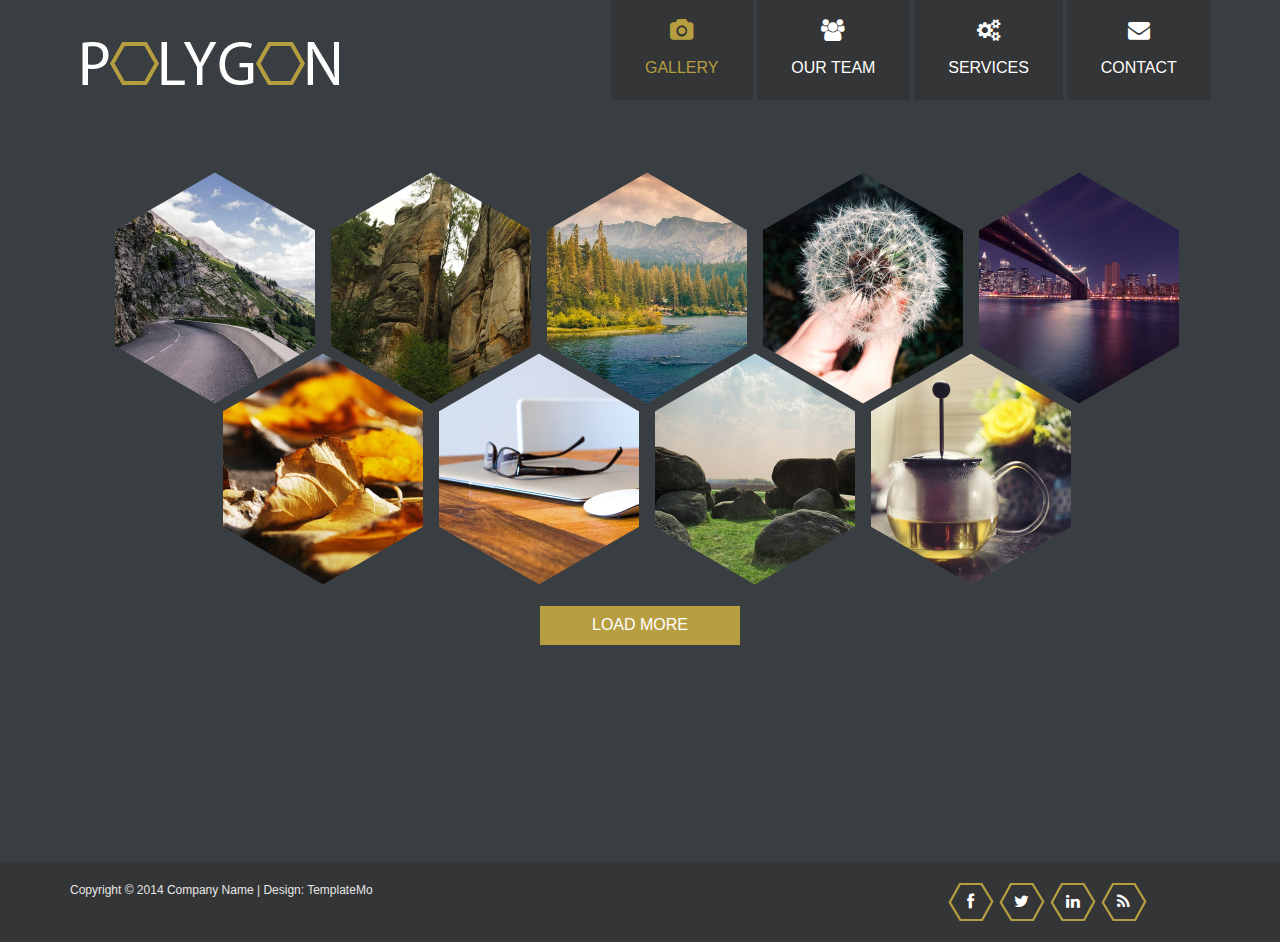
<file: theme/project/branding/polygon/index.html>
<!DOCTYPE html>
  <head>
    <title>Polygon CSS Website Template</title>
    <meta name="keywords" content="" />
	<meta name="description" content="" />
    <!-- 
    Polygon Template
    https://templatemo.com/tm-400-polygon
    -->
    <meta charset="UTF-8">
    <meta name="viewport" content="width=device-width, initial-scale=1.0">
    
    <!-- Bootstrap -->
    <link href="css/bootstrap.min.css" rel="stylesheet">
    <link href="css/font-awesome.min.css" rel="stylesheet">
    <link rel="stylesheet" href="css/templatemo_misc.css">
    <link href="css/templatemo_style.css" rel="stylesheet">
    <link href='http://fonts.googleapis.com/css?family=Raleway:400,100,600' rel='stylesheet' type='text/css'>
      
    <script src="js/jquery-1.10.2.min.js"></script> 
	<script src="js/jquery.lightbox.js"></script>
	<script src="js/templatemo_custom.js"></script>
    <script>
    function showhide()
    {
    	var div = document.getElementById("newpost");
		if (div.style.display !== "none")
		{
			div.style.display = "none";
		}
		else {
			div.style.display = "block";
		}
    }
  	</script>

  </head>
  <body>
  	<div class="site-header">
		<div class="main-navigation">
			<div class="responsive_menu">
				<ul>
					<li><a class="show-1 templatemo_home" href="#">Gallery</a></li>
					<li><a class="show-2 templatemo_page2" href="#">Our team</a></li>
					<li><a class="show-3 templatemo_page3" href="#">Services</a></li>
					<li><a class="show-5 templatemo_page5" href="#">Contact</a></li>
				</ul>
			</div>
			<div class="container">
				<div class="row templatemo_gallerygap">
					<div class="col-md-12 responsive-menu">
						<a href="#" class="menu-toggle-btn">
				            <i class="fa fa-bars"></i>
				        </a>
					</div> <!-- /.col-md-12 -->
                    <div class="col-md-3 col-sm-12">
                    	<a href="#"><img src="images/templatemo_logo.jpg" alt="Polygon HTML5 Template"></a>
                    </div>
					<div class="col-md-9 main_menu">
						<ul>
							<li><a class="show-1 templatemo_home" href="#">
                            	<span class="fa fa-camera"></span>
                                Gallery</a></li>
							<li><a class="show-2 templatemo_page2" href="#">
                            	<span class="fa fa-users"></span>
                          		  Our team</a></li>
							<li><a class="show-3 templatemo_page3" href="#">
                            	<span class="fa fa-cogs"></span>
                            	Services</a></li>
							<li><a class="show-5 templatemo_page5" href="#">
                            	<span class="fa fa-envelope"></span>
                                Contact</a></li>
						</ul>
					</div> <!-- /.col-md-12 -->
				</div> <!-- /.row -->
			</div> <!-- /.container -->
		</div> <!-- /.main-navigation -->
	</div> <!-- /.site-header -->
    <div id="menu-container">
    <!-- gallery start -->
    <div class="content homepage" id="menu-1">
    <div class="container">
	    <div class="row templatemorow">
    		<div class="hex col-sm-6">
    	<div>
          <div class="hexagon hexagon2 gallery-item">
            <div class="hexagon-in1">
              <div class="hexagon-in2" style="background-image: url(images/gallery/1.jpg);">
             	 	<div class="overlay">
						<a href="images/gallery/1.jpg" data-rel="lightbox" class="fa fa-expand"></a>
					</div>
              </div>
            </div>
          </div>
        </div>
    </div>
    <div class="hex col-sm-6">
    	<div>
          <div class="hexagon hexagon2 gallery-item">
            <div class="hexagon-in1">
              <div class="hexagon-in2" style="background-image: url(images/gallery/2.jpg);">
              	<div class="overlay">
						<a href="images/gallery/2.jpg" data-rel="lightbox" class="fa fa-expand"></a>
					</div>
              </div>
            </div>
          </div>
        </div>
    </div>
    <div class="hex col-sm-6  templatemo-hex-top2">
    	<div>
          <div class="hexagon hexagon2 gallery-item">
            <div class="hexagon-in1">
              <div class="hexagon-in2" style="background-image: url(images/gallery/3.jpg);">
              	<div class="overlay">
						<a href="images/gallery/3.jpg" data-rel="lightbox" class="fa fa-expand"></a>
					</div>
              </div>
            </div>
          </div>
        </div>
    </div>
    <div class="hex col-sm-6  templatemo-hex-top3">
    	<div>
          <div class="hexagon hexagon2 gallery-item">
            <div class="hexagon-in1">
              <div class="hexagon-in2" style="background-image: url(images/gallery/4.jpg);">
              	<div class="overlay">
						<a href="images/gallery/4.jpg" data-rel="lightbox" class="fa fa-expand"></a>
					</div>
              </div>
            </div>
          </div>
        </div>
    </div>
    <div class="hex col-sm-6  templatemo-hex-top3">
    	<div>
          <div class="hexagon hexagon2 gallery-item">
            <div class="hexagon-in1">
              <div class="hexagon-in2" style="background-image: url(images/gallery/5.jpg);">
              		<div class="overlay">
						<a href="images/gallery/5.jpg" data-rel="lightbox" class="fa fa-expand"></a>
					</div>
              </div>
            </div>
          </div>
        </div>
    </div>
  	     <div class="hex col-sm-6 hex-offset templatemo-hex-top1 templatemo-hex-top2">
    	<div>
          <div class="hexagon hexagon2 gallery-item">
            <div class="hexagon-in1">
              <div class="hexagon-in2" style="background-image: url(images/gallery/6.jpg);">
              		<div class="overlay">
						<a href="images/gallery/6.jpg" data-rel="lightbox" class="fa fa-expand"></a>
					</div>
              </div>
            </div>
          </div>
        </div>
    </div>
     <div class="hex col-sm-6 templatemo-hex-top1 templatemo-hex-top3">
    	<div>
          <div class="hexagon hexagon2 gallery-item">
            <div class="hexagon-in1">
              <div class="hexagon-in2" style="background-image: url(images/gallery/7.jpg);">
              		<div class="overlay">
						<a href="images/gallery/7.jpg" data-rel="lightbox" class="fa fa-expand"></a>
					</div>
              </div>
            </div>
          </div>
        </div>
    </div>
      <div class="hex col-sm-6 templatemo-hex-top1  templatemo-hex-top3">
      	<div>
          <div class="hexagon hexagon2 gallery-item">
            <div class="hexagon-in1">
              <div class="hexagon-in2" style="background-image: url(images/gallery/8.jpg);">
              		<div class="overlay">
						<a href="images/gallery/8.jpg" data-rel="lightbox" class="fa fa-expand"></a>
					</div>
              </div>
            </div>
          </div>
        </div>
      </div>
      <div class="hex col-sm-6 templatemo-hex-top1  templatemo-hex-top2">
      	<div>
          <div class="hexagon hexagon2 gallery-item">
            <div class="hexagon-in1">
              <div class="hexagon-in2" style="background-image: url(images/gallery/9.jpg);">
              		<div class="overlay">
						<a href="images/gallery/9.jpg" data-rel="lightbox" class="fa fa-expand"></a>
					</div>
              </div>
            </div>
          </div>
        </div>
      </div>
    	</div>
	</div>
    <div  id="newpost" style="display:none;" class="container answer_list templatemo_gallerytop">
	    <div class="row templatemorow">
    		<div class="hex col-sm-6">
    	<div>
          <div class="hexagon hexagon2 gallery-item">
            <div class="hexagon-in1">
              <div class="hexagon-in2" style="background-image: url(images/gallery/10.jpg);">
             	 	<div class="overlay">
						<a href="images/gallery/10.jpg" data-rel="lightbox" class="fa fa-expand"></a>
					</div>
              </div>
            </div>
          </div>
        </div>
    </div>
    <div class="hex col-sm-6">
    	<div>
          <div class="hexagon hexagon2 gallery-item">
            <div class="hexagon-in1">
              <div class="hexagon-in2" style="background-image: url(images/gallery/11.jpg);">
              	<div class="overlay">
						<a href="images/gallery/11.jpg" data-rel="lightbox" class="fa fa-expand"></a>
					</div>
              </div>
            </div>
          </div>
        </div>
    </div>
    <div class="hex col-sm-6  templatemo-hex-top2">
    	<div>
          <div class="hexagon hexagon2 gallery-item">
            <div class="hexagon-in1">
              <div class="hexagon-in2" style="background-image: url(images/gallery/12.jpg);">
              	<div class="overlay">
						<a href="images/gallery/12.jpg" data-rel="lightbox" class="fa fa-expand"></a>
					</div>
              </div>
            </div>
          </div>
        </div>
    </div>
    <div class="hex col-sm-6  templatemo-hex-top3">
    	<div>
          <div class="hexagon hexagon2 gallery-item">
            <div class="hexagon-in1">
              <div class="hexagon-in2" style="background-image: url(images/gallery/13.jpg);">
              	<div class="overlay">
						<a href="images/gallery/13.jpg" data-rel="lightbox" class="fa fa-expand"></a>
					</div>
              </div>
            </div>
          </div>
        </div>
    </div>
    <div class="hex col-sm-6  templatemo-hex-top3">
    	<div>
          <div class="hexagon hexagon2 gallery-item">
            <div class="hexagon-in1">
              <div class="hexagon-in2" style="background-image: url(images/gallery/14.jpg);">
              		<div class="overlay">
						<a href="images/gallery/14.jpg" data-rel="lightbox" class="fa fa-expand"></a>
					</div>
              </div>
            </div>
          </div>
        </div>
    </div>
  	     <div class="hex col-sm-6 hex-offset templatemo-hex-top1 templatemo-hex-top2">
    	<div>
          <div class="hexagon hexagon2 gallery-item">
            <div class="hexagon-in1">
              <div class="hexagon-in2" style="background-image: url(images/gallery/15.jpg);">
              		<div class="overlay">
						<a href="images/gallery/15.jpg" data-rel="lightbox" class="fa fa-expand"></a>
					</div>
              </div>
            </div>
          </div>
        </div>
    </div>
     <div class="hex col-sm-6 templatemo-hex-top1 templatemo-hex-top3">
    	<div>
          <div class="hexagon hexagon2 gallery-item">
            <div class="hexagon-in1">
              <div class="hexagon-in2" style="background-image: url(images/gallery/16.jpg);">
              		<div class="overlay">
						<a href="images/gallery/16.jpg" data-rel="lightbox" class="fa fa-expand"></a>
					</div>
              </div>
            </div>
          </div>
        </div>
    </div>
      <div class="hex col-sm-6 templatemo-hex-top1  templatemo-hex-top3">
      	<div>
          <div class="hexagon hexagon2 gallery-item">
            <div class="hexagon-in1">
              <div class="hexagon-in2" style="background-image: url(images/gallery/17.jpg);">
              		<div class="overlay">
						<a href="images/gallery/17.jpg" data-rel="lightbox" class="fa fa-expand"></a>
					</div>
              </div>
            </div>
          </div>
        </div>
      </div>
      <div class="hex col-sm-6 templatemo-hex-top1  templatemo-hex-top2">
      	<div>
          <div class="hexagon hexagon2 gallery-item">
            <div class="hexagon-in1">
              <div class="hexagon-in2" style="background-image: url(images/gallery/18.jpg);">
              		<div class="overlay">
						<a href="images/gallery/18.jpg" data-rel="lightbox" class="fa fa-expand"></a>
					</div>
              </div>
            </div>
          </div>
        </div>
      </div>
    	</div>
	</div>
    <div class="container">
    	<div class="row">
        	<div class="templatemo_loadmore">
			 <button class="gallery_more" id="button" onClick="showhide()">Load More</button>
            </div>
        </div>
    </div>
    </div>
      <!-- gallery end -->
    <!-- team start -->
    <div class="content team" id="menu-2">
     <div class="templatemo_ourteam">
     		<div class="container templatemo_hexteam">
            	<div class="row">
                	<div class="col-md-3 col-sm-4">
                        	 <div class="hexagon hexagonteam gallery-item">
                               <div class="hexagon-in1">
                                <div class="hexagon-in2" style="background-image: url(images/team/1.jpg);">
                                <div class="overlay templatemo_overlay1">
                                	<a href="#fb">
                                   	 <div class="smallhexagon">
                                  	 	 <span class="fa fa-facebook"></span>
                                 	  </div>
                                    </a>

                                    <a href="#tw">
                                     <div class="smallhexagon">
                                       <span class="fa fa-twitter"></span>
                                    </div>
                                    </a>

                                    <a href="#ln">
                                     <div class="smallhexagon">
                                       <span class="fa fa-linkedin"></span>
                                    </div>
                                    </a>

                                    <a href="#rs">
                                     <div class="smallhexagon">
                                       <span class="fa fa-rss"></span>
                                    </div>
                                    </a>
                                </div>
                                <div class="clear"></div>
                               	<div class="overlay templatemo_overlaytxt">Phasellus interdum</div>
                                </div>
                            </div>
                          </div>
  			       </div>
                    <div class="col-md-3 col-sm-8 templatemo_servicetxt" >
                    	<h2>Free Template</h2>
                        <p>Polygon is free HTML5 template by <span class="blue">template</span><span class="green">mo</span> that can be used for any purpose. You can remove any credit link. Please tell your friends about our website. Credit goes to <a rel="nofollow" href="http://unsplash.com">Unsplash</a> for images used in this template. Feel free to visit <a href="https://fb.com/templatemo" target="_parent">templatemo page</a> on Facebook.</p>
                    </div>
                    <div class="templatemo_servicecol2">
                    <div class="col-md-3 col-sm-4">
                        	 <div class="hexagon hexagonteam gallery-item">
                               <div class="hexagon-in1">
                                <div class="hexagon-in2" style="background-image: url(images/team/2.jpg);">
                                <div class="overlay templatemo_overlay1">
                                	<a href="#fb">
                                   	 <div class="smallhexagon">
                                  	 	 <span class="fa fa-facebook"></span>
                                 	  </div>
                                    </a>
                                    <a href="#tw">
                                     <div class="smallhexagon">
                                       <span class="fa fa-twitter"></span>
                                    </div>
                                    </a>
                                    <a href="#ln">
                                     <div class="smallhexagon">
                                       <span class="fa fa-linkedin"></span>
                                    </div>
                                    </a>
                                    <a href="#rs">
                                     <div class="smallhexagon">
                                       <span class="fa fa-rss"></span>
                                    </div>
                                    </a>
                                </div>
                                
                                <div class="clear"></div>
                               	<div class="overlay templatemo_overlaytxt">Cras interdum accumsan diam</div>
                                </div>
                            </div>
                          </div>
  			       </div>
                    <div class="col-md-3 col-sm-8 templatemo_servicetxt">
                    	<h2>Responsive Design</h2>
                        <p>Please take a look at <a rel="nofollow" href="https://www.toocss.com">Too CSS</a> to see the collection of free website templates for you. This is free CSS website template fully compatible with tablets and mobile phones. Mauris eget neque at sapien faucibus egestas vel vitae mi. Maecenas commodo augue risus, sed placerat neque feugiat vel.</p>
                    </div>
                    </div>
               </div>
            </div>
            <div class="clear"></div>
            <div class="container templatemo_hexteam s_top">
            	<div class="row">
                	<div class="col-md-3 col-sm-4">
                        	 <div class="hexagon hexagonteam gallery-item">
                               <div class="hexagon-in1">
                                <div class="hexagon-in2" style="background-image: url(images/team/3.jpg);">
                                <div class="overlay templatemo_overlay1">
                                	<a href="#fb">
                                   	 <div class="smallhexagon">
                                  	 	 <span class="fa fa-facebook"></span>
                                 	  </div>
                                    </a>
                                    <a href="#tw">
                                     <div class="smallhexagon">
                                       <span class="fa fa-twitter"></span>
                                    </div>
                                    </a>
                                    <a href="#ln">
                                     <div class="smallhexagon">
                                       <span class="fa fa-linkedin"></span>
                                    </div>
                                    </a>
                                    <a href="#rs">
                                     <div class="smallhexagon">
                                       <span class="fa fa-rss"></span>
                                    </div>
                                    </a>
                                </div>
                                
                                <div class="clear"></div>
                               	<div class="overlay templatemo_overlaytxt">Morbi pulvinar</div>
                                </div>
                            </div>
                          </div>
  			       </div>
                    <div class="col-md-3 col-sm-8 templatemo_servicetxt" >
                    	<h2>Mobile Ready</h2>
                        <p>Sed laoreet, enim quis euismod egestas, risus tortor tincidunt lacus, in iaculis mauris lectus at augue. Donec luctus nibh nec ullamcorper feugiat. Phasellus felis urna, lobortis vitae lacus sit amet, tristique consectetur nibh.</p>
                    </div>
                    <div class="templatemo_servicecol2">
                    <div class="col-md-3 col-sm-4">
                        	 <div class="hexagon hexagonteam gallery-item">
                               <div class="hexagon-in1">
                                <div class="hexagon-in2" style="background-image: url(images/team/4.jpg);">
                                <div class="overlay templatemo_overlay1">
                                	<a href="#fb">
                                   	 <div class="smallhexagon">
                                  	 	 <span class="fa fa-facebook"></span>
                                 	  </div>
                                    </a>
                                    <a href="#tw">
                                     <div class="smallhexagon">
                                       <span class="fa fa-twitter"></span>
                                    </div>
                                    </a>
                                    <a href="#ln">
                                     <div class="smallhexagon">
                                       <span class="fa fa-linkedin"></span>
                                    </div>
                                    </a>
                                    <a href="#rs">
                                     <div class="smallhexagon">
                                       <span class="fa fa-rss"></span>
                                    </div>
                                    </a>
                                </div>
                                
                                <div class="clear"></div>
                               	<div class="overlay templatemo_overlaytxt">Sed nonummy</div>
                                </div>
                            </div>
                          </div>
  			       </div>
                    <div class="col-md-3 col-sm-8 templatemo_servicetxt">
                    	<h2>HTML5 CSS3</h2>
                        <p>Phasellus sodales magna orci, id scelerisque lectus faucibus a. Vivamus varius tincidunt sem. Etiam ultricies orci sit amet sem egestas varius vitae at lacus. Nunc blandit elit in mauris semper, id iaculis felis condimentum.</p>
                    </div>
                    </div>
               </div>
            </div>
            
     </div>
     </div>
    <!--team end-->
    <div class="clear"></div>
    <!-- service start -->
    <div class="content services" id="menu-3">
    <div class="container">
    	<div class="row templatemo_servicerow">
        	<div class="templatemo_hexservices col-sm-6">
            	<div class="blok text-center">
                  <div class="hexagon-a">
                     <a class="hlinktop" href="#">
                     	 <div class="hexa-a">
                         	<div class="hcontainer-a">
                          <div class="vertical-align-a">
                            <span class="texts-a"><i class="fa fa-bell"></i></span>
                          </div>
                        </div>
                         </div>
                     </a>
                  </div>  
                     <div class="hexagonservices">
                     	<a class="hlinkbott" href="#">
                        <div class="hexa">
                      	  <div class="hcontainer">
                          <div class="vertical-align">
                          <span class="texts"></span>
                          </div>
                        </div>
                      </div>
                        </a>
                     </div>
                     </div>
                     <div class="templatemo_servicetext">
                    <h3>Etiam vulputate</h3>
                    <p>Vestibulum diam lorem, aliquet et sagittis ac, facilisis nec massa. Suspendisse sagittis leo diam, sed dapibus eros vehicula eu. Aenean nulla magna, gravida at dui in, fringilla vestibulum massa.</p>
                    </div>
              </div>
              <div class="templatemo_hexservices col-sm-6">
            	<div class="blok text-center">
                  <div class="hexagon-a">
                     <a class="hlinktop" href="#">
                     	 <div class="hexa-a">
                         	<div class="hcontainer-a">
                          <div class="vertical-align-a">
                            <span class="texts-a"><i class="fa fa-briefcase"></i></span>
                          </div>
                        </div>
                         </div>
                     </a>
                  </div>  
                     <div class="hexagonservices">
                     	<a class="hlinkbott" href="#">
                        <div class="hexa">
                      	  <div class="hcontainer">
                          <div class="vertical-align">
                          <span class="texts"></span>
                          </div>
                        </div>
                      </div>
                        </a>
                     </div>
                     </div>
                     <div class="templatemo_servicetext">
                    <h3>Aliquam faucibus</h3>
                    <p>Vivamus a purus vel ante fermentum bibendum. Sed laoreet, enim quis euismod egestas, risus tortor tincidunt lacus, in iaculis mauris lectus at augue. Donec luctus nibh nec ullamcorper feugiat.</p>
                    </div>
              </div>
              <div class="templatemo_hexservices col-sm-6">
            	<div class="blok text-center">
                  <div class="hexagon-a">
                     <a class="hlinktop" href="#">
                     	 <div class="hexa-a">
                         	<div class="hcontainer-a">
                          <div class="vertical-align-a">
                            <span class="texts-a"><i class="fa fa-mobile"></i></span>
                          </div>
                        </div>
                         </div>
                     </a>
                  </div>  
                     <div class="hexagonservices">
                     	<a class="hlinkbott" href="#">
                        <div class="hexa">
                      	  <div class="hcontainer">
                          <div class="vertical-align">
                          <span class="texts"></span>
                          </div>
                        </div>
                      </div>
                        </a>
                     </div>
                     </div>
                     <div class="templatemo_servicetext">
                    <h3>Donec sagittis</h3>
                    <p>Phasellus sodales magna orci, id scelerisque lectus faucibus a. Vivamus varius tincidunt sem. Etiam ultricies orci sit amet sem egestas varius vitae at lacus. Nunc blandit elit in mauris semper, id iaculis felis condimentum.</p>
                    </div>
              </div>
              <div class="templatemo_hexservices col-sm-6">
            	<div class="blok text-center">
                  <div class="hexagon-a">
                     <a class="hlinktop" href="#">
                     	 <div class="hexa-a">
                         	<div class="hcontainer-a">
                          <div class="vertical-align-a">
                            <span class="texts-a"><i class="fa fa-trophy"></i></span>
                          </div>
                        </div>
                         </div>
                     </a>
                  </div>  
                     <div class="hexagonservices">
                     	<a class="hlinkbott" href="#">
                        <div class="hexa">
                      	  <div class="hcontainer">
                          <div class="vertical-align">
                          <span class="texts"></span>
                          </div>
                        </div>
                      </div>
                        </a>
                     </div>
                     </div>
                     <div class="templatemo_servicetext">
                    <h3>Integer tempus</h3>
                    <p>Maecenas porttitor erat et enim dapibus, sit amet accumsan velit tincidunt. Etiam sapien urna, suscipit ut purus ac, convallis pulvinar tellus. In eu neque purus. Donec cursus dictum pulvinar.</p>
                    </div>
              </div>
              <div class="templatemo_hexservices col-sm-6">
            	<div class="blok text-center">
                  <div class="hexagon-a">
                     <a class="hlinktop" href="#">
                     	 <div class="hexa-a">
                         	<div class="hcontainer-a">
                          <div class="vertical-align-a">
                            <span class="texts-a"><i class="fa fa-thumb-tack"></i></span>
                          </div>
                        </div>
                         </div>
                     </a>
                  </div>  
                     <div class="hexagonservices">
                     	<a class="hlinkbott" href="#">
                        <div class="hexa">
                      	  <div class="hcontainer">
                          <div class="vertical-align">
                          <span class="texts"></span>
                          </div>
                        </div>
                      </div>
                        </a>
                     </div>
                     </div>
                     <div class="templatemo_servicetext">
                    <h3>Aliquam pellentesque</h3>
                    <p>Nam auctor elementum dolor. Donec euismod, justo sed convallis blandit, ipsum erat mattis lectus, vel pharetra neque enim tristique risus. Ut consequat nisi vel justo. Curabitur in orci vel enim congue cursus.</p>
                    </div>
              </div>
              
        </div>
    </div>
    </div>
    <!-- service end -->
    <!-- contact start -->
    <div class="content contact" id="menu-5">
    <div class="container">
     	<div class="row">
        	<div class="col-md-4 col-sm-12">
            	<div class="templatemo_contactmap">
    			<div id="templatemo_map"></div>
                <img src="images/templatemo_contactiframe.png" alt="contact map">
                </div>
                </div>
            <div class="col-md-3 col-sm-12 leftalign">
            	<div class="templatemo_contacttitle">Contact Information</div>
                <div class="clear"></div>
                <p>Integer eu neque sed mi fringilla pellentesque a eget leo. Duis ornare diam lorem, sit amet tempor mauris fringilla in. Etiam semper tempus augue, at vehicula metus. Nam vestibulum tortor nec congue ornare.</p>
                <div class="templatemo_address">
                	<ul>
                	<li class="left fa fa-map-marker"></li>
                    <li class="right">Nulla ut tellus, sit amet urna, <br>scelerisque pretium 10960</li>
                    <li class="clear"></li>
                    <li class="left fa fa-phone"></li>
                    <li class="right">010-020-0770</li>
                    <li class="clear"></li>
                    <li class="left fa fa-envelope"></li>
                    <li class="right">info@company.com</li>
                    </ul>
                </div>
            </div>
            <div class="col-md-5 col-sm-12">
            	<form role="form">
              	<div class="templatemo_form">
                	<input name="fullname" type="text" class="form-control" id="fullname" placeholder="Your Name" maxlength="40">
              	</div>
              	<div class="templatemo_form">
                	<input name="email" type="text" class="form-control" id="email" placeholder="Your Email" maxlength="40">
              	</div>
               	<div class="templatemo_form">
                	<input name="subject" type="text" class="form-control" id="subject" placeholder="Subject" maxlength="40">
              	</div>
              	<div class="templatemo_form">
	            	<textarea name="message" rows="10" class="form-control" id="message" placeholder="Message"></textarea>
              	</div>
              	<div class="templatemo_form"><button type="button" class="btn btn-primary">Send Message</button></div>
            </form>
            </div>
        </div>
    	
    </div>
    </div>
    </div>
    <!-- contact end -->
	<!-- footer start -->
    <div class="templatemo_footer">
    	<div class="container">
    	<div class="row">
        	<div class="col-md-9 col-sm-12">
            	<span>Copyright &copy; 2014 Company Name | Design: TemplateMo</span>
            </div>
            <div class="col-md-3 col-sm-12 templatemo_rfooter">
            	  <a href="#">
                 	<div class="hex_footer">
					<span class="fa fa-facebook"></span>
					</div>
                  </a>
                  <a href="#">
                    <div class="hex_footer">
					 <span class="fa fa-twitter"></span>
					</div>
                    </a>
                  <a href="#">
                 	<div class="hex_footer">
					 <span class="fa fa-linkedin"></span>
					</div>
                 </a>
                <a href="#">
                	<div class="hex_footer">
					 <span class="fa fa-rss"></span>
					</div>
                </a>
            </div>
        </div>
        </div>
    </div>
    <!-- footer end -->    
	<script>
	$('.gallery_more').click(function(){
		var $this = $(this);
		$this.toggleClass('gallery_more');
		if($this.hasClass('gallery_more')){
			$this.text('Load More');			
		} else {
			$this.text('Load Less');
		}
	});
    </script>
	<!-- templatemo 400 polygon -->
  </body>
</html>
</file>
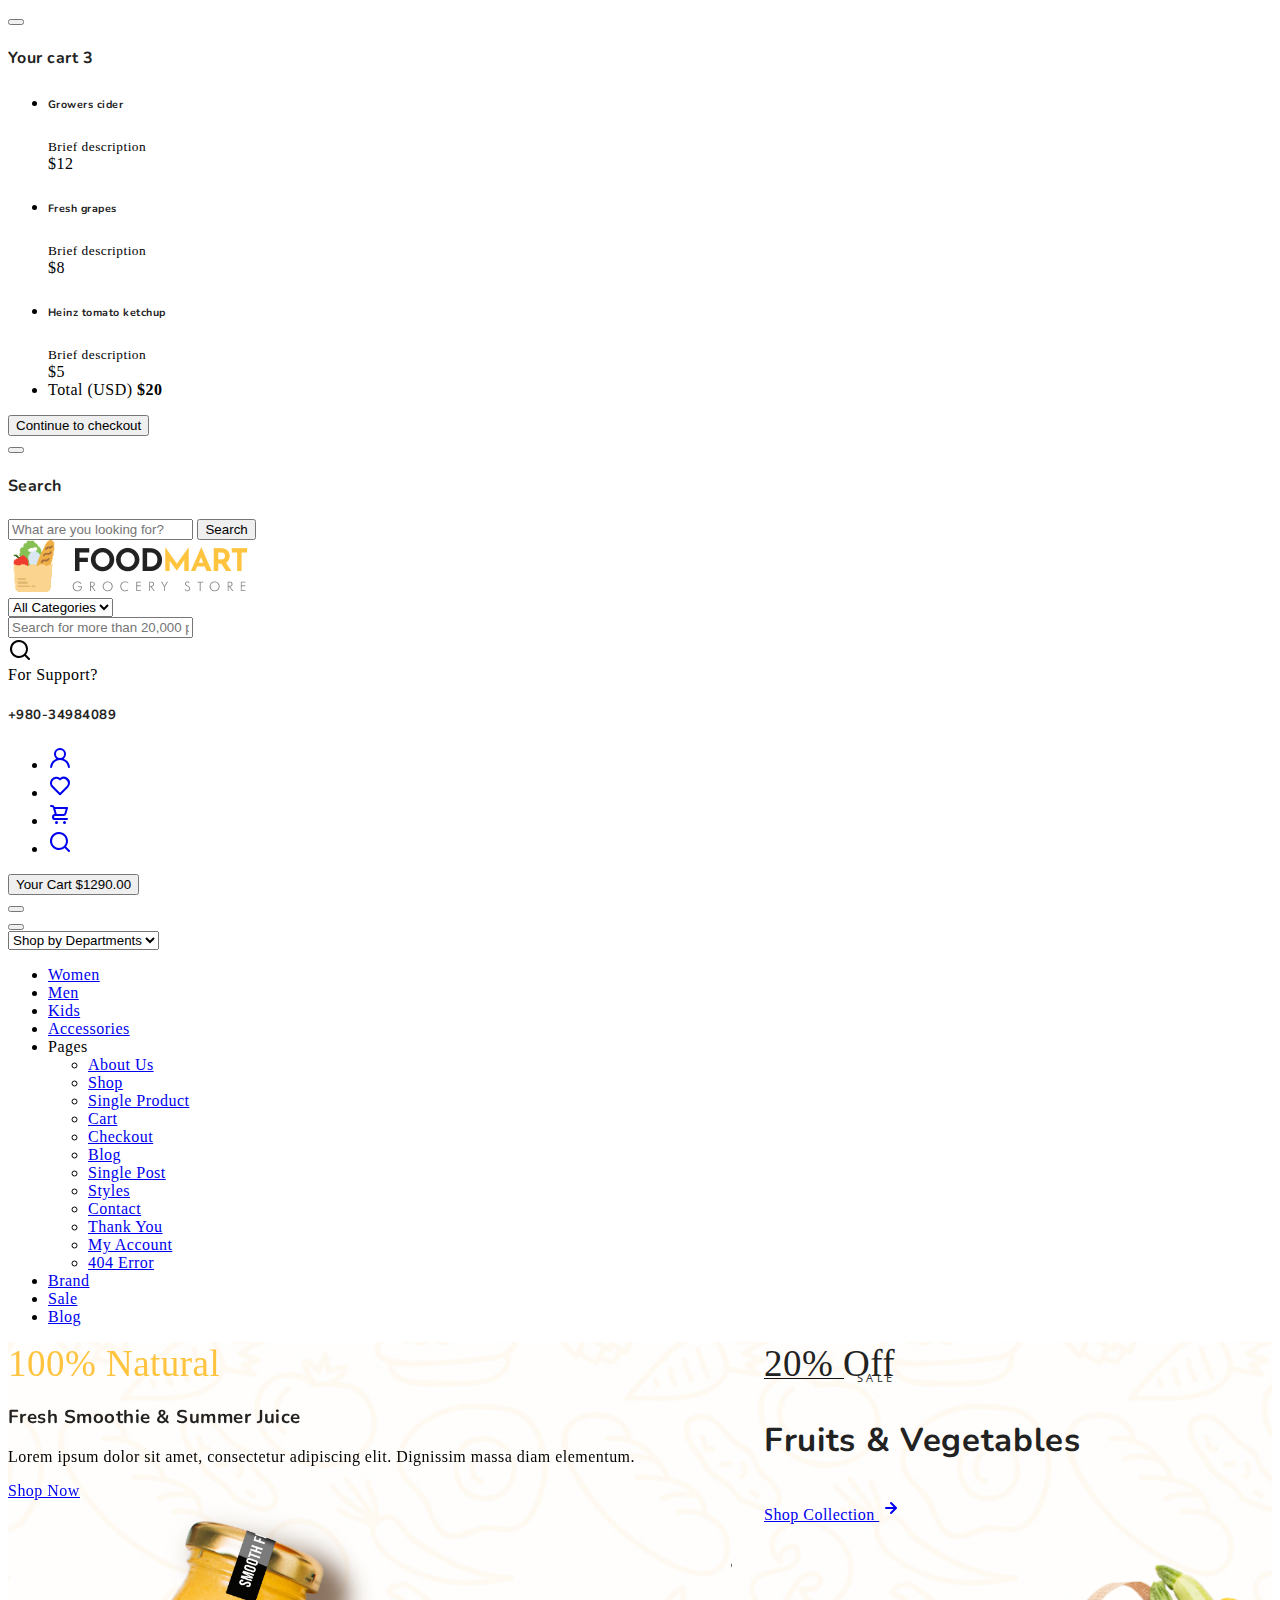
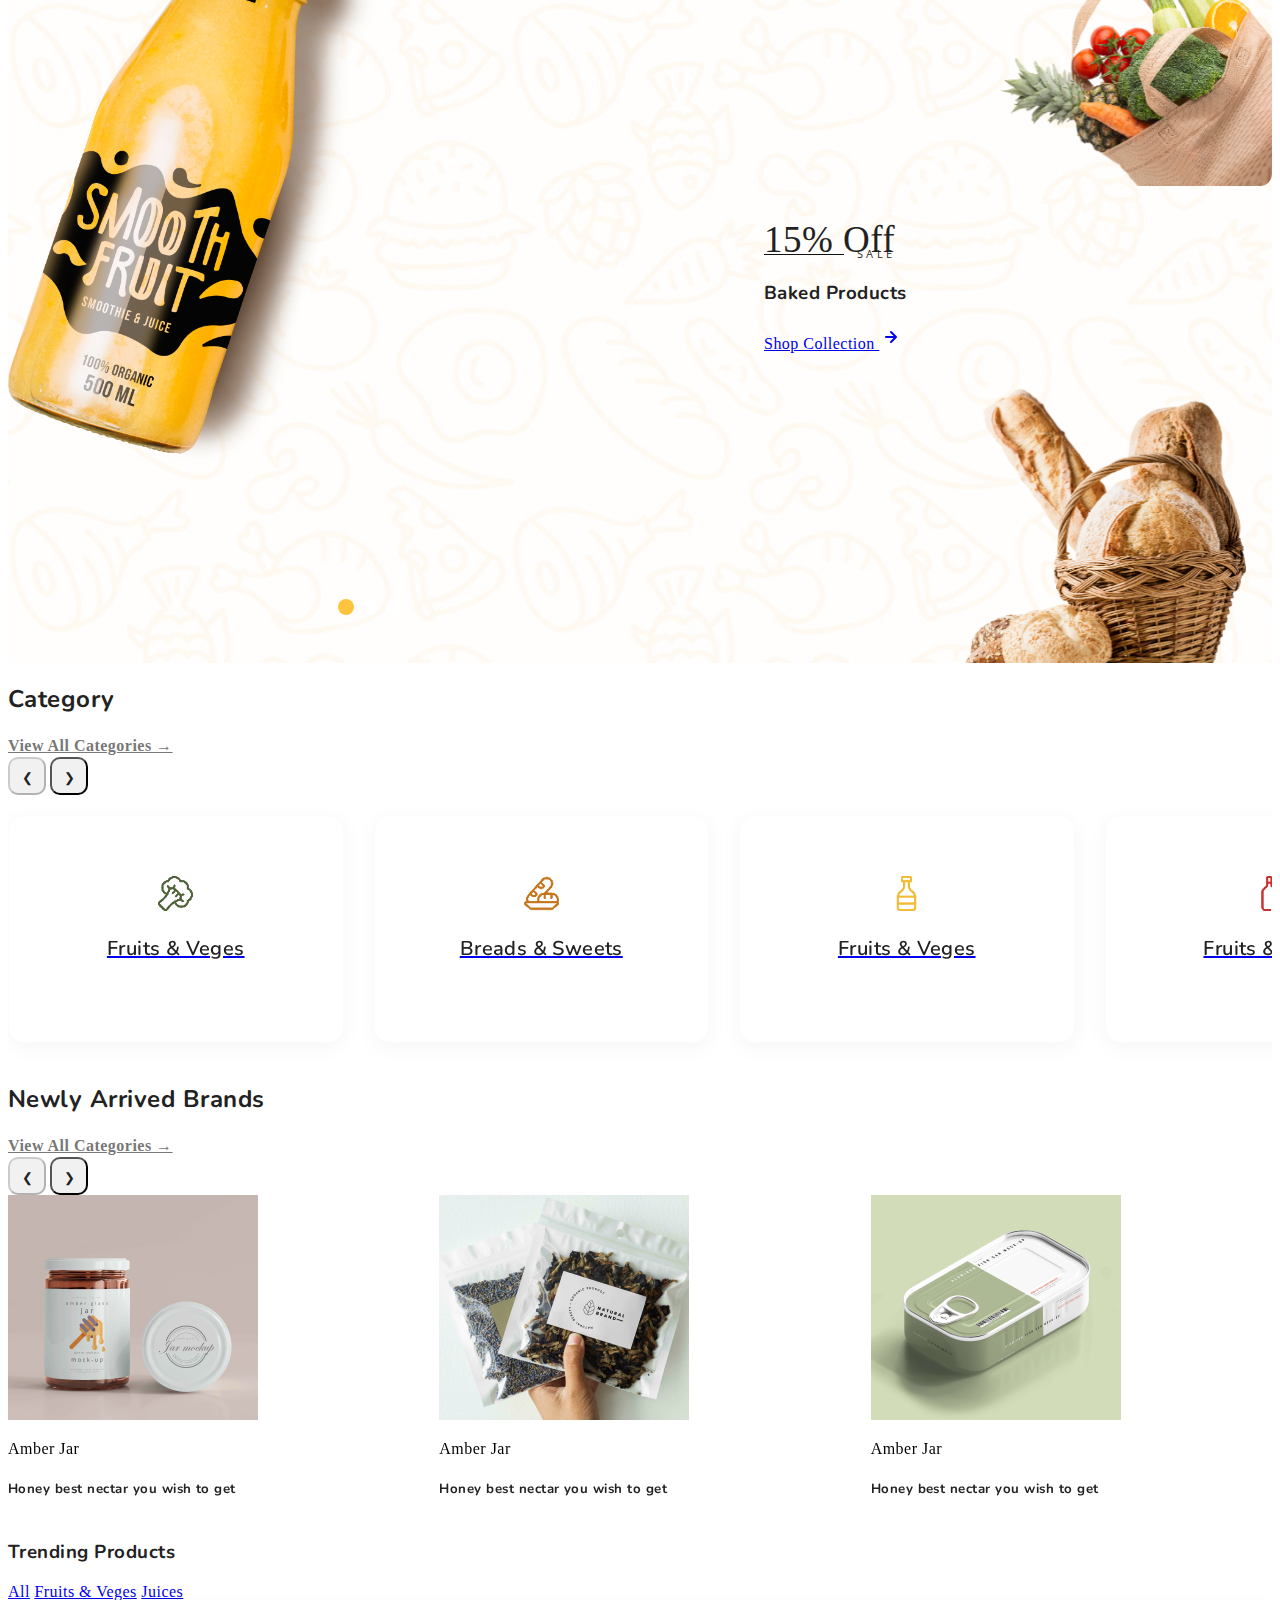
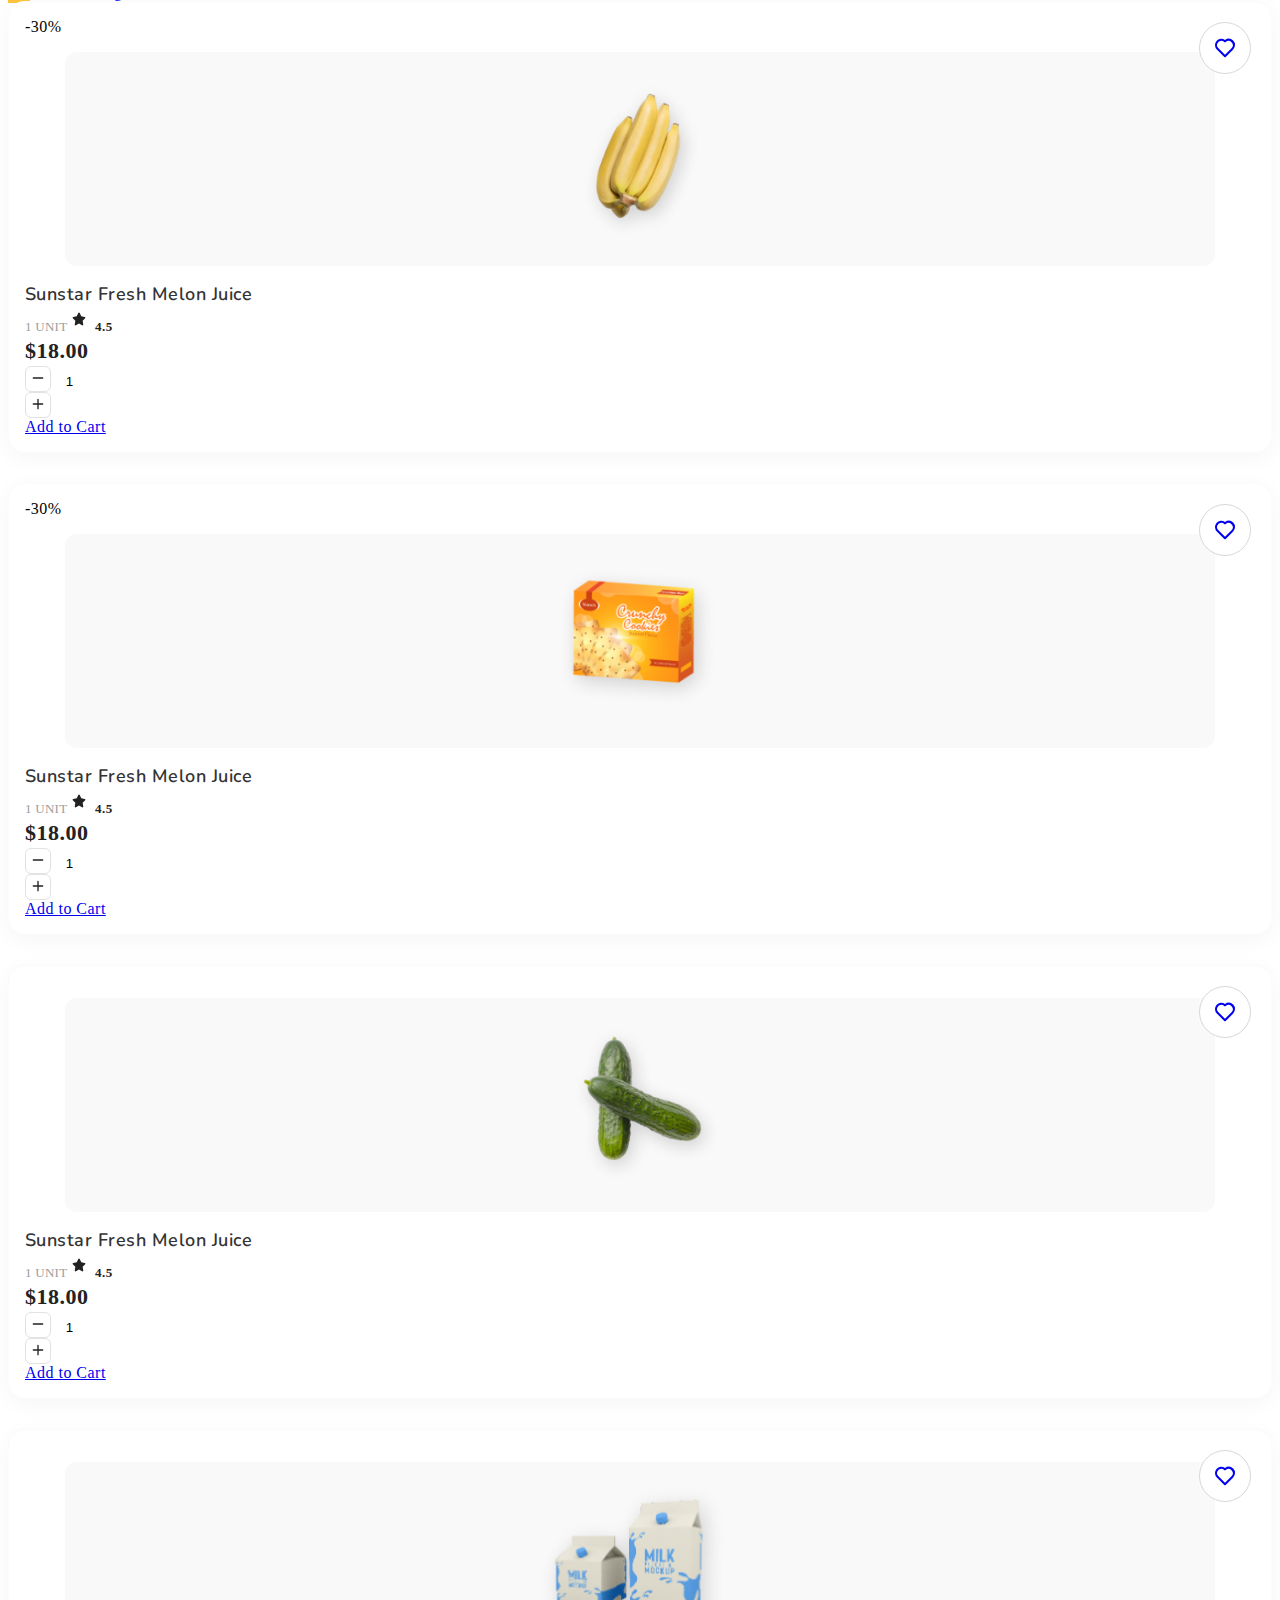
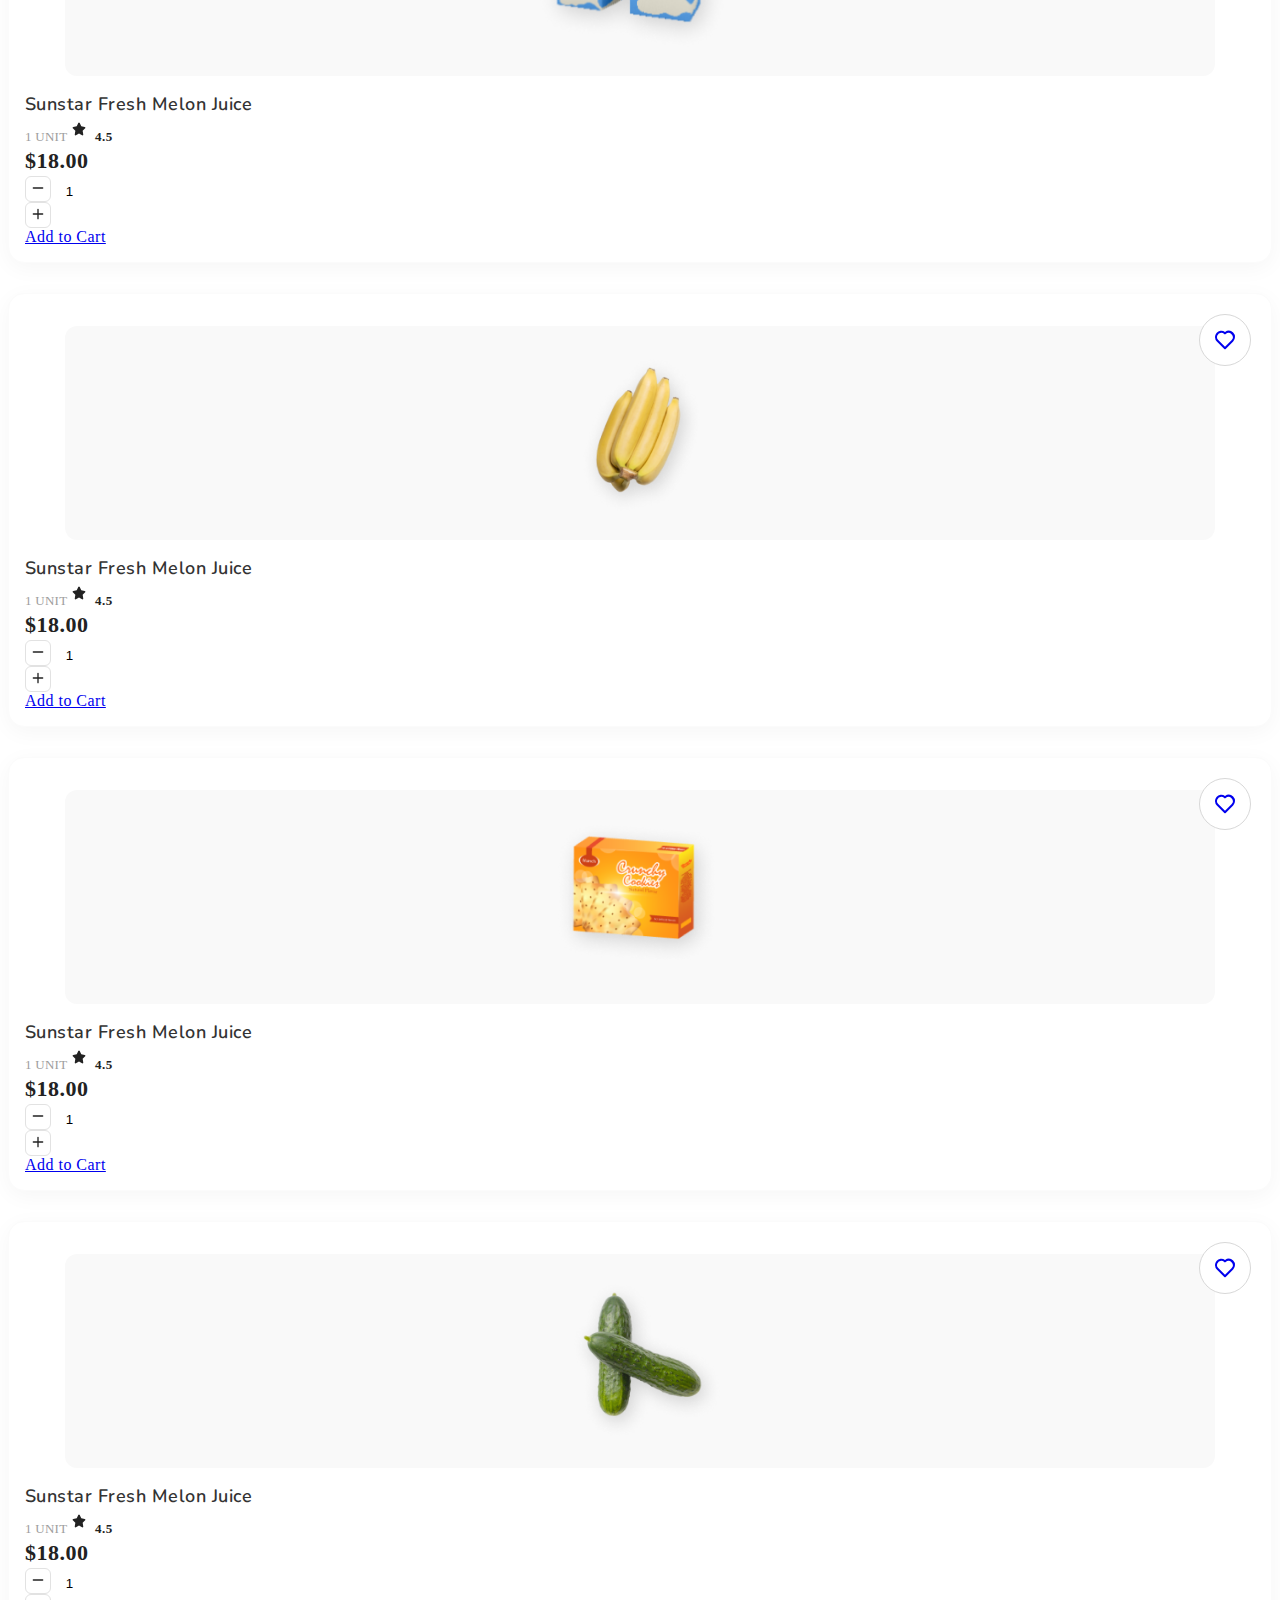
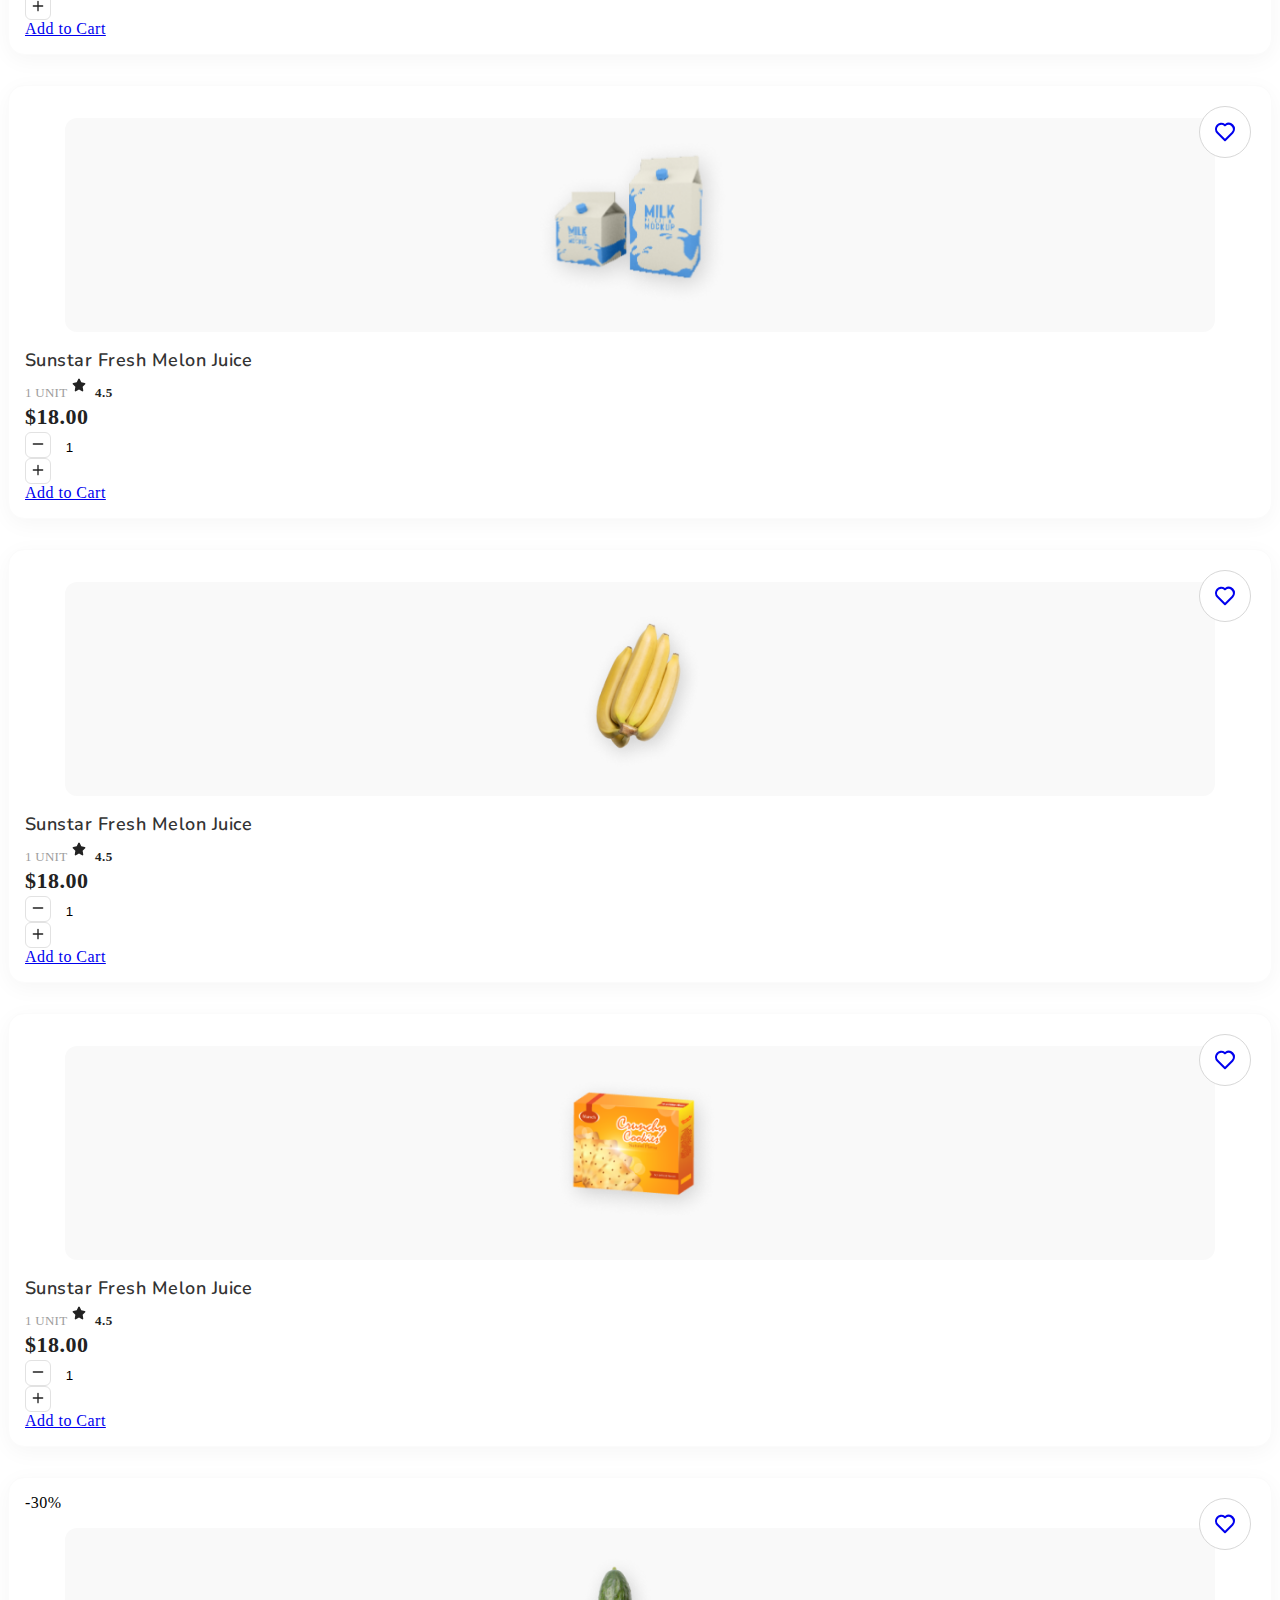
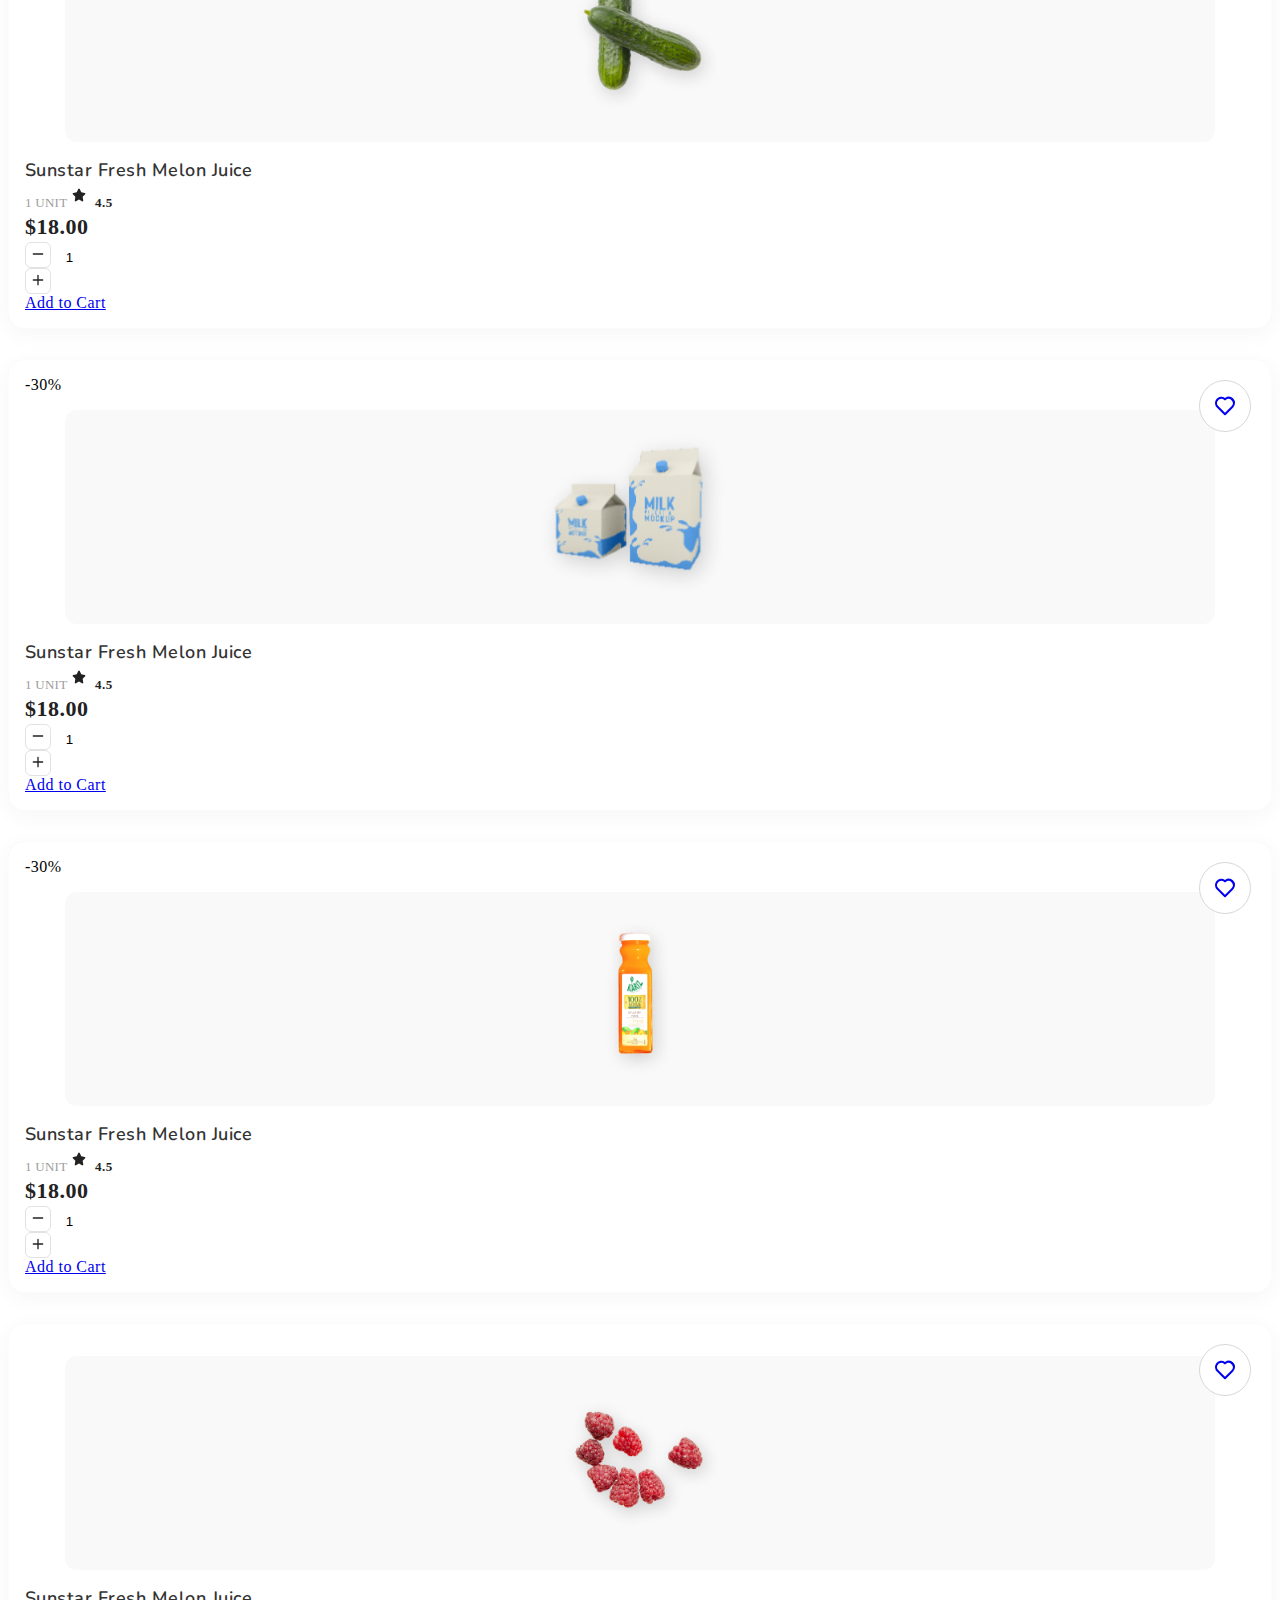
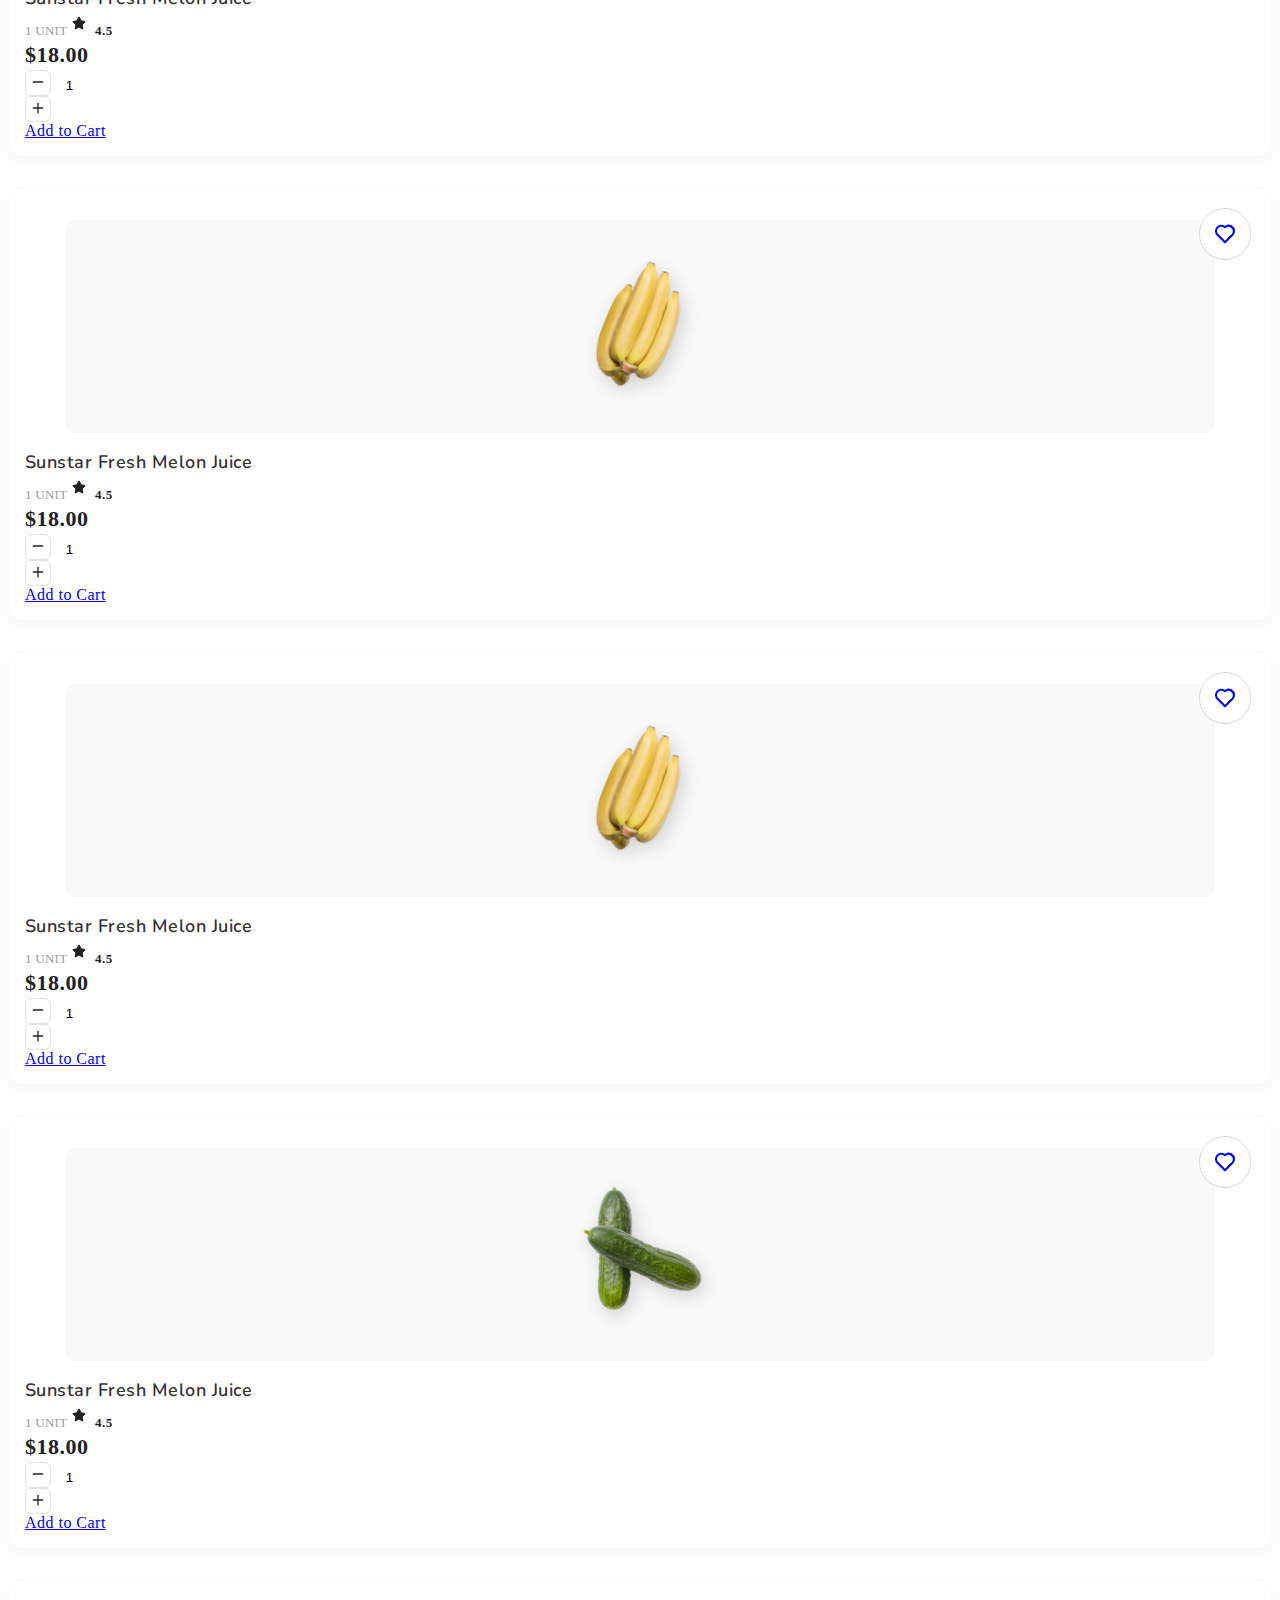
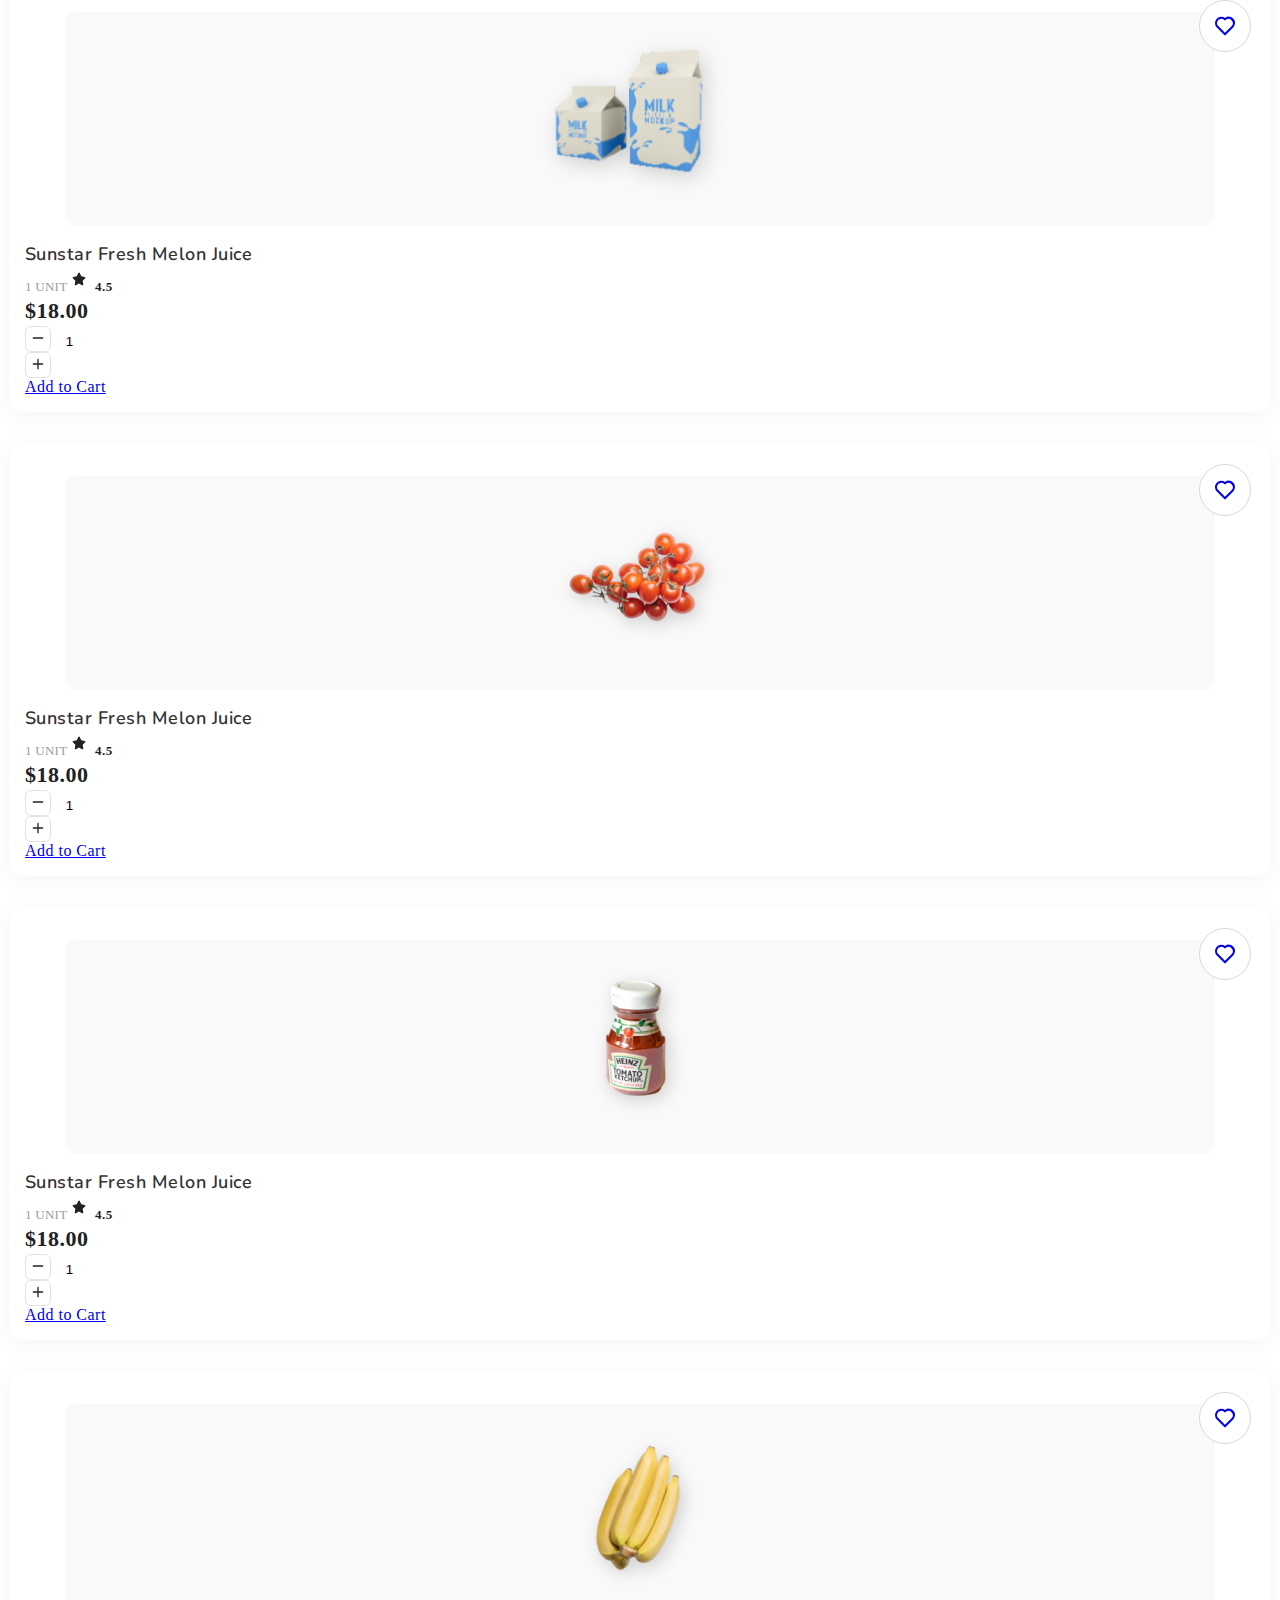
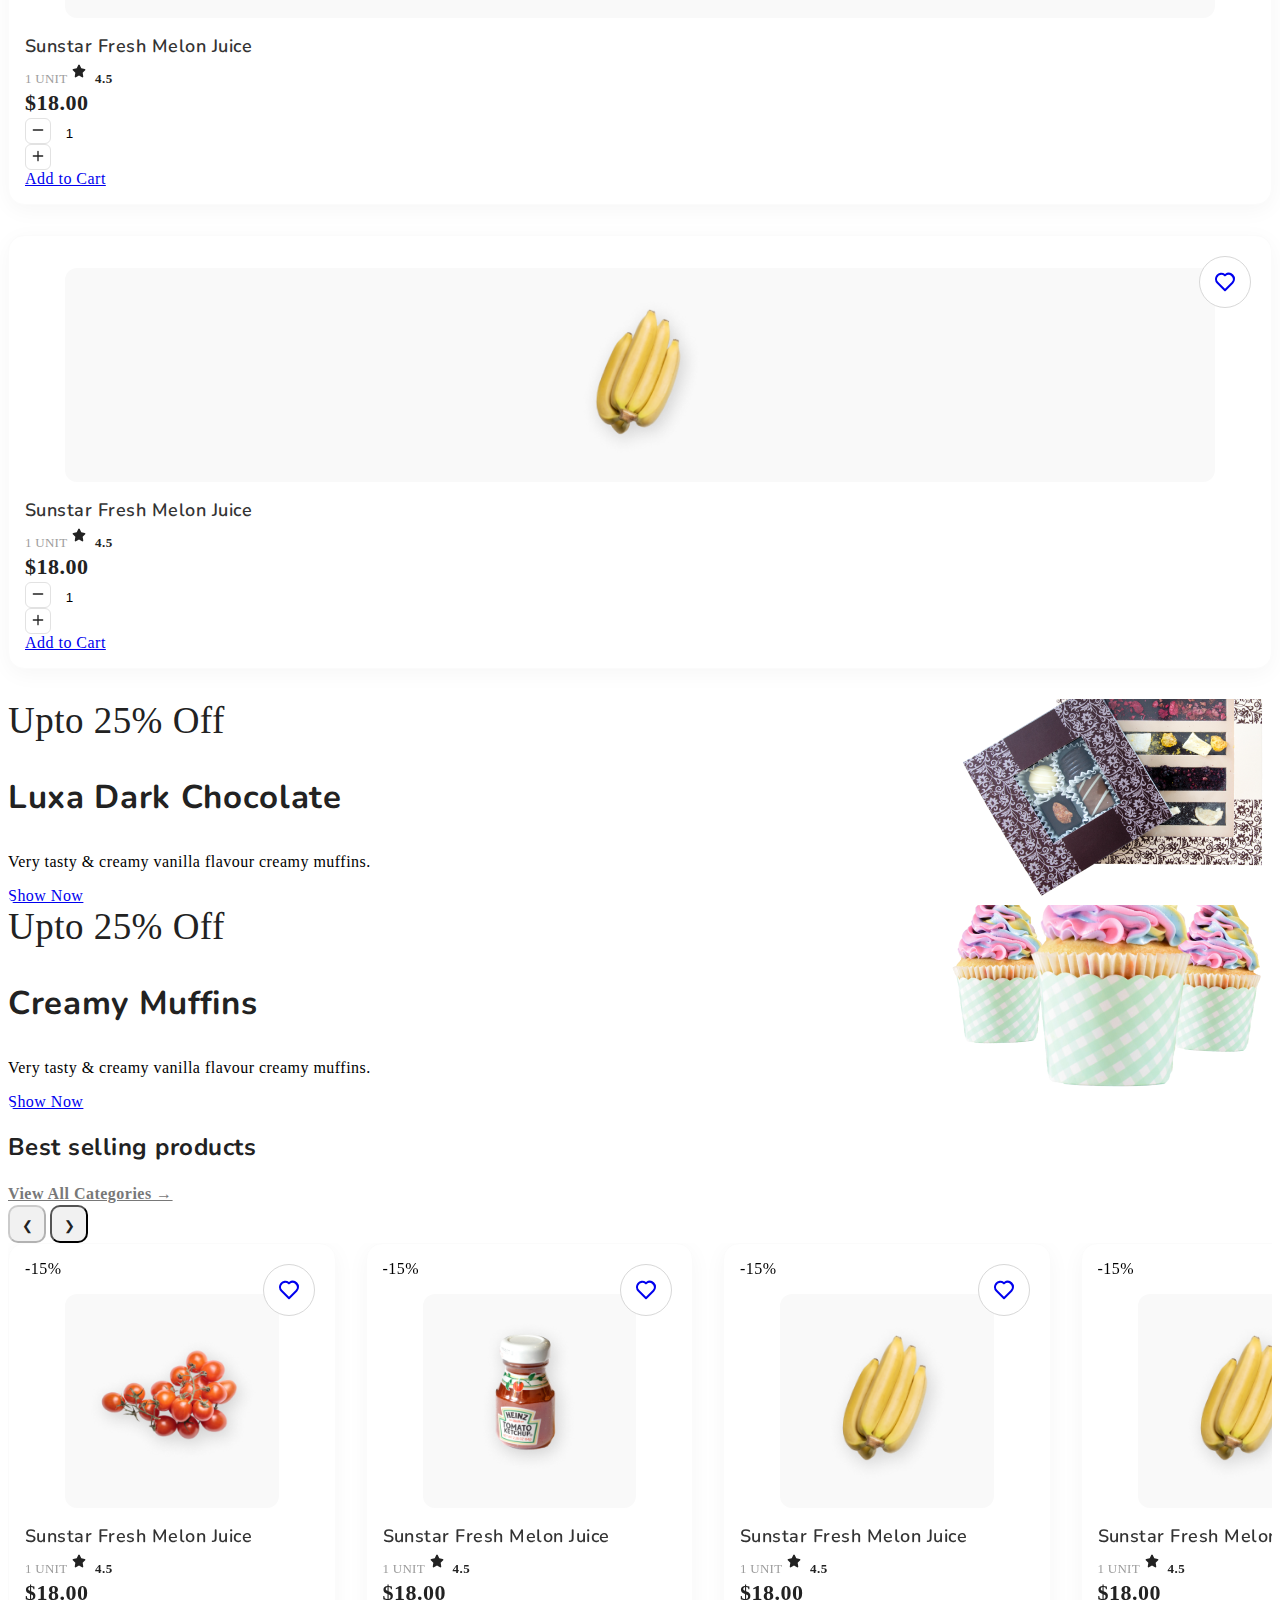
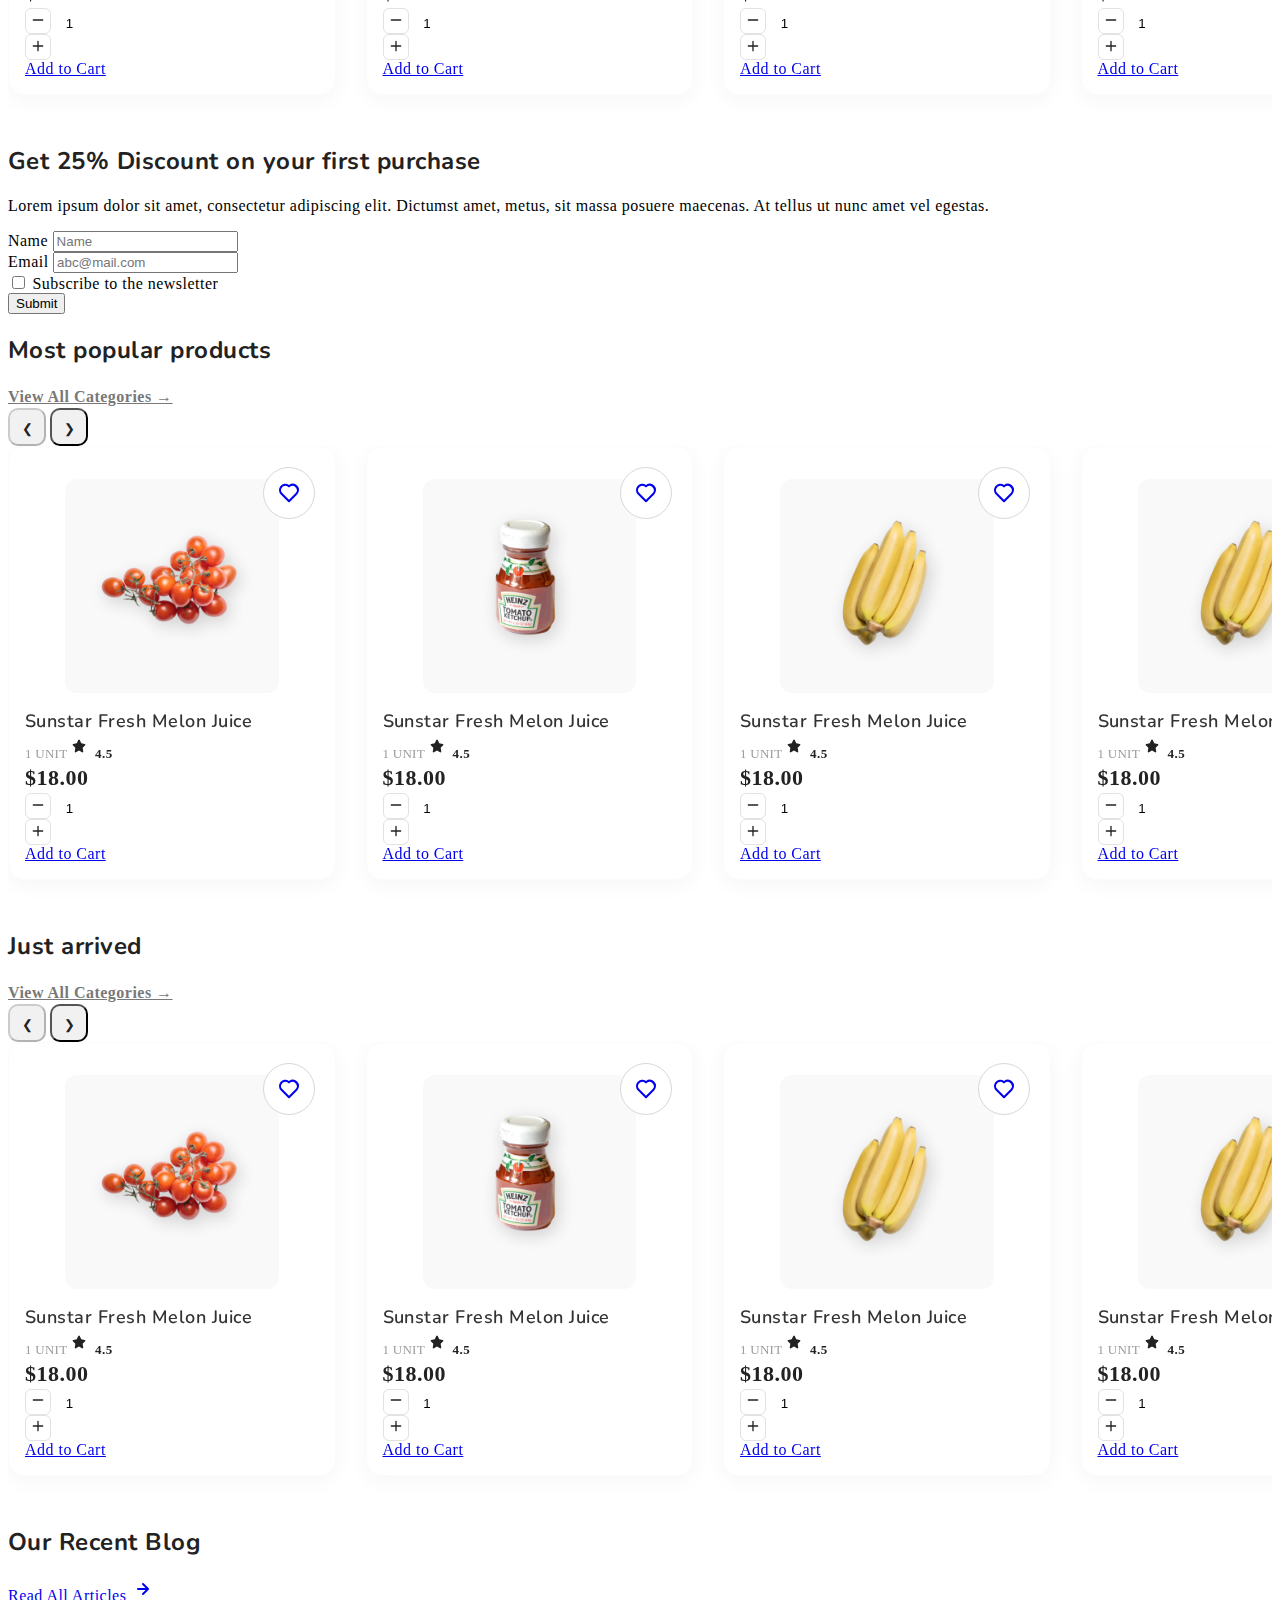
<file: theme/project/ecommerce/foodmart/index.html>
<!DOCTYPE html>
<html lang="en">
  <head>
    <title>FoodMart - Free eCommerce Grocery Store HTML Website Template</title>
    <meta charset="utf-8">
    <meta http-equiv="X-UA-Compatible" content="IE=edge">
    <meta name="viewport" content="width=device-width, initial-scale=1.0">
    <meta name="format-detection" content="telephone=no">
    <meta name="apple-mobile-web-app-capable" content="yes">
    <meta name="author" content="">
    <meta name="keywords" content="">
    <meta name="description" content="">

    <link rel="stylesheet" href="https://cdn.jsdelivr.net/npm/swiper@9/swiper-bundle.min.css">
    <link href="https://cdn.jsdelivr.net/npm/bootstrap@5.3.0-alpha3/dist/css/bootstrap.min.css" rel="stylesheet" integrity="sha384-KK94CHFLLe+nY2dmCWGMq91rCGa5gtU4mk92HdvYe+M/SXH301p5ILy+dN9+nJOZ" crossorigin="anonymous">
    <link rel="stylesheet" type="text/css" href="css/vendor.css">
    <link rel="stylesheet" type="text/css" href="style.css">

    <link rel="preconnect" href="https://fonts.googleapis.com">
    <link rel="preconnect" href="https://fonts.gstatic.com" crossorigin>
    <link href="https://fonts.googleapis.com/css2?family=Nunito:wght@400;700&family=Open+Sans:ital,wght@0,400;0,700;1,400;1,700&display=swap" rel="stylesheet">

  </head>
  <body>

    <svg xmlns="http://www.w3.org/2000/svg" style="display: none;">
      <defs>
        <symbol xmlns="http://www.w3.org/2000/svg" id="link" viewBox="0 0 24 24">
          <path fill="currentColor" d="M12 19a1 1 0 1 0-1-1a1 1 0 0 0 1 1Zm5 0a1 1 0 1 0-1-1a1 1 0 0 0 1 1Zm0-4a1 1 0 1 0-1-1a1 1 0 0 0 1 1Zm-5 0a1 1 0 1 0-1-1a1 1 0 0 0 1 1Zm7-12h-1V2a1 1 0 0 0-2 0v1H8V2a1 1 0 0 0-2 0v1H5a3 3 0 0 0-3 3v14a3 3 0 0 0 3 3h14a3 3 0 0 0 3-3V6a3 3 0 0 0-3-3Zm1 17a1 1 0 0 1-1 1H5a1 1 0 0 1-1-1v-9h16Zm0-11H4V6a1 1 0 0 1 1-1h1v1a1 1 0 0 0 2 0V5h8v1a1 1 0 0 0 2 0V5h1a1 1 0 0 1 1 1ZM7 15a1 1 0 1 0-1-1a1 1 0 0 0 1 1Zm0 4a1 1 0 1 0-1-1a1 1 0 0 0 1 1Z"/>
        </symbol>
        <symbol xmlns="http://www.w3.org/2000/svg" id="arrow-right" viewBox="0 0 24 24">
          <path fill="currentColor" d="M17.92 11.62a1 1 0 0 0-.21-.33l-5-5a1 1 0 0 0-1.42 1.42l3.3 3.29H7a1 1 0 0 0 0 2h7.59l-3.3 3.29a1 1 0 0 0 0 1.42a1 1 0 0 0 1.42 0l5-5a1 1 0 0 0 .21-.33a1 1 0 0 0 0-.76Z"/>
        </symbol>
        <symbol xmlns="http://www.w3.org/2000/svg" id="category" viewBox="0 0 24 24">
          <path fill="currentColor" d="M19 5.5h-6.28l-.32-1a3 3 0 0 0-2.84-2H5a3 3 0 0 0-3 3v13a3 3 0 0 0 3 3h14a3 3 0 0 0 3-3v-10a3 3 0 0 0-3-3Zm1 13a1 1 0 0 1-1 1H5a1 1 0 0 1-1-1v-13a1 1 0 0 1 1-1h4.56a1 1 0 0 1 .95.68l.54 1.64a1 1 0 0 0 .95.68h7a1 1 0 0 1 1 1Z"/>
        </symbol>
        <symbol xmlns="http://www.w3.org/2000/svg" id="calendar" viewBox="0 0 24 24">
          <path fill="currentColor" d="M19 4h-2V3a1 1 0 0 0-2 0v1H9V3a1 1 0 0 0-2 0v1H5a3 3 0 0 0-3 3v12a3 3 0 0 0 3 3h14a3 3 0 0 0 3-3V7a3 3 0 0 0-3-3Zm1 15a1 1 0 0 1-1 1H5a1 1 0 0 1-1-1v-7h16Zm0-9H4V7a1 1 0 0 1 1-1h2v1a1 1 0 0 0 2 0V6h6v1a1 1 0 0 0 2 0V6h2a1 1 0 0 1 1 1Z"/>
        </symbol>
        <symbol xmlns="http://www.w3.org/2000/svg" id="heart" viewBox="0 0 24 24">
          <path fill="currentColor" d="M20.16 4.61A6.27 6.27 0 0 0 12 4a6.27 6.27 0 0 0-8.16 9.48l7.45 7.45a1 1 0 0 0 1.42 0l7.45-7.45a6.27 6.27 0 0 0 0-8.87Zm-1.41 7.46L12 18.81l-6.75-6.74a4.28 4.28 0 0 1 3-7.3a4.25 4.25 0 0 1 3 1.25a1 1 0 0 0 1.42 0a4.27 4.27 0 0 1 6 6.05Z"/>
        </symbol>
        <symbol xmlns="http://www.w3.org/2000/svg" id="plus" viewBox="0 0 24 24">
          <path fill="currentColor" d="M19 11h-6V5a1 1 0 0 0-2 0v6H5a1 1 0 0 0 0 2h6v6a1 1 0 0 0 2 0v-6h6a1 1 0 0 0 0-2Z"/>
        </symbol>
        <symbol xmlns="http://www.w3.org/2000/svg" id="minus" viewBox="0 0 24 24">
          <path fill="currentColor" d="M19 11H5a1 1 0 0 0 0 2h14a1 1 0 0 0 0-2Z"/>
        </symbol>
        <symbol xmlns="http://www.w3.org/2000/svg" id="cart" viewBox="0 0 24 24">
          <path fill="currentColor" d="M8.5 19a1.5 1.5 0 1 0 1.5 1.5A1.5 1.5 0 0 0 8.5 19ZM19 16H7a1 1 0 0 1 0-2h8.491a3.013 3.013 0 0 0 2.885-2.176l1.585-5.55A1 1 0 0 0 19 5H6.74a3.007 3.007 0 0 0-2.82-2H3a1 1 0 0 0 0 2h.921a1.005 1.005 0 0 1 .962.725l.155.545v.005l1.641 5.742A3 3 0 0 0 7 18h12a1 1 0 0 0 0-2Zm-1.326-9l-1.22 4.274a1.005 1.005 0 0 1-.963.726H8.754l-.255-.892L7.326 7ZM16.5 19a1.5 1.5 0 1 0 1.5 1.5a1.5 1.5 0 0 0-1.5-1.5Z"/>
        </symbol>
        <symbol xmlns="http://www.w3.org/2000/svg" id="check" viewBox="0 0 24 24">
          <path fill="currentColor" d="M18.71 7.21a1 1 0 0 0-1.42 0l-7.45 7.46l-3.13-3.14A1 1 0 1 0 5.29 13l3.84 3.84a1 1 0 0 0 1.42 0l8.16-8.16a1 1 0 0 0 0-1.47Z"/>
        </symbol>
        <symbol xmlns="http://www.w3.org/2000/svg" id="trash" viewBox="0 0 24 24">
          <path fill="currentColor" d="M10 18a1 1 0 0 0 1-1v-6a1 1 0 0 0-2 0v6a1 1 0 0 0 1 1ZM20 6h-4V5a3 3 0 0 0-3-3h-2a3 3 0 0 0-3 3v1H4a1 1 0 0 0 0 2h1v11a3 3 0 0 0 3 3h8a3 3 0 0 0 3-3V8h1a1 1 0 0 0 0-2ZM10 5a1 1 0 0 1 1-1h2a1 1 0 0 1 1 1v1h-4Zm7 14a1 1 0 0 1-1 1H8a1 1 0 0 1-1-1V8h10Zm-3-1a1 1 0 0 0 1-1v-6a1 1 0 0 0-2 0v6a1 1 0 0 0 1 1Z"/>
        </symbol>
        <symbol xmlns="http://www.w3.org/2000/svg" id="star-outline" viewBox="0 0 15 15">
          <path fill="none" stroke="currentColor" stroke-linecap="round" stroke-linejoin="round" d="M7.5 9.804L5.337 11l.413-2.533L4 6.674l2.418-.37L7.5 4l1.082 2.304l2.418.37l-1.75 1.793L9.663 11L7.5 9.804Z"/>
        </symbol>
        <symbol xmlns="http://www.w3.org/2000/svg" id="star-solid" viewBox="0 0 15 15">
          <path fill="currentColor" d="M7.953 3.788a.5.5 0 0 0-.906 0L6.08 5.85l-2.154.33a.5.5 0 0 0-.283.843l1.574 1.613l-.373 2.284a.5.5 0 0 0 .736.518l1.92-1.063l1.921 1.063a.5.5 0 0 0 .736-.519l-.373-2.283l1.574-1.613a.5.5 0 0 0-.283-.844L8.921 5.85l-.968-2.062Z"/>
        </symbol>
        <symbol xmlns="http://www.w3.org/2000/svg" id="search" viewBox="0 0 24 24">
          <path fill="currentColor" d="M21.71 20.29L18 16.61A9 9 0 1 0 16.61 18l3.68 3.68a1 1 0 0 0 1.42 0a1 1 0 0 0 0-1.39ZM11 18a7 7 0 1 1 7-7a7 7 0 0 1-7 7Z"/>
        </symbol>
        <symbol xmlns="http://www.w3.org/2000/svg" id="user" viewBox="0 0 24 24">
          <path fill="currentColor" d="M15.71 12.71a6 6 0 1 0-7.42 0a10 10 0 0 0-6.22 8.18a1 1 0 0 0 2 .22a8 8 0 0 1 15.9 0a1 1 0 0 0 1 .89h.11a1 1 0 0 0 .88-1.1a10 10 0 0 0-6.25-8.19ZM12 12a4 4 0 1 1 4-4a4 4 0 0 1-4 4Z"/>
        </symbol>
        <symbol xmlns="http://www.w3.org/2000/svg" id="close" viewBox="0 0 15 15">
          <path fill="currentColor" d="M7.953 3.788a.5.5 0 0 0-.906 0L6.08 5.85l-2.154.33a.5.5 0 0 0-.283.843l1.574 1.613l-.373 2.284a.5.5 0 0 0 .736.518l1.92-1.063l1.921 1.063a.5.5 0 0 0 .736-.519l-.373-2.283l1.574-1.613a.5.5 0 0 0-.283-.844L8.921 5.85l-.968-2.062Z"/>
        </symbol>
      </defs>
    </svg>

    <div class="preloader-wrapper">
      <div class="preloader">
      </div>
    </div>

    <div class="offcanvas offcanvas-end" data-bs-scroll="true" tabindex="-1" id="offcanvasCart" aria-labelledby="My Cart">
      <div class="offcanvas-header justify-content-center">
        <button type="button" class="btn-close" data-bs-dismiss="offcanvas" aria-label="Close"></button>
      </div>
      <div class="offcanvas-body">
        <div class="order-md-last">
          <h4 class="d-flex justify-content-between align-items-center mb-3">
            <span class="text-primary">Your cart</span>
            <span class="badge bg-primary rounded-pill">3</span>
          </h4>
          <ul class="list-group mb-3">
            <li class="list-group-item d-flex justify-content-between lh-sm">
              <div>
                <h6 class="my-0">Growers cider</h6>
                <small class="text-body-secondary">Brief description</small>
              </div>
              <span class="text-body-secondary">$12</span>
            </li>
            <li class="list-group-item d-flex justify-content-between lh-sm">
              <div>
                <h6 class="my-0">Fresh grapes</h6>
                <small class="text-body-secondary">Brief description</small>
              </div>
              <span class="text-body-secondary">$8</span>
            </li>
            <li class="list-group-item d-flex justify-content-between lh-sm">
              <div>
                <h6 class="my-0">Heinz tomato ketchup</h6>
                <small class="text-body-secondary">Brief description</small>
              </div>
              <span class="text-body-secondary">$5</span>
            </li>
            <li class="list-group-item d-flex justify-content-between">
              <span>Total (USD)</span>
              <strong>$20</strong>
            </li>
          </ul>
  
          <button class="w-100 btn btn-primary btn-lg" type="submit">Continue to checkout</button>
        </div>
      </div>
    </div>
    
    <div class="offcanvas offcanvas-end" data-bs-scroll="true" tabindex="-1" id="offcanvasSearch" aria-labelledby="Search">
      <div class="offcanvas-header justify-content-center">
        <button type="button" class="btn-close" data-bs-dismiss="offcanvas" aria-label="Close"></button>
      </div>
      <div class="offcanvas-body">
        <div class="order-md-last">
          <h4 class="d-flex justify-content-between align-items-center mb-3">
            <span class="text-primary">Search</span>
          </h4>
          <form role="search" action="index.html" method="get" class="d-flex mt-3 gap-0">
            <input class="form-control rounded-start rounded-0 bg-light" type="email" placeholder="What are you looking for?" aria-label="What are you looking for?">
            <button class="btn btn-dark rounded-end rounded-0" type="submit">Search</button>
          </form>
        </div>
      </div>
    </div>

    <header>
      <div class="container-fluid">
        <div class="row py-3 border-bottom">
          
          <div class="col-sm-4 col-lg-3 text-center text-sm-start">
            <div class="main-logo">
              <a href="index.html">
                <img src="images/logo.png" alt="logo" class="img-fluid">
              </a>
            </div>
          </div>
          
          <div class="col-sm-6 offset-sm-2 offset-md-0 col-lg-5 d-none d-lg-block">
            <div class="search-bar row bg-light p-2 my-2 rounded-4">
              <div class="col-md-4 d-none d-md-block">
                <select class="form-select border-0 bg-transparent">
                  <option>All Categories</option>
                  <option>Groceries</option>
                  <option>Drinks</option>
                  <option>Chocolates</option>
                </select>
              </div>
              <div class="col-11 col-md-7">
                <form id="search-form" class="text-center" action="index.html" method="post">
                  <input type="text" class="form-control border-0 bg-transparent" placeholder="Search for more than 20,000 products" />
                </form>
              </div>
              <div class="col-1">
                <svg xmlns="http://www.w3.org/2000/svg" width="24" height="24" viewBox="0 0 24 24"><path fill="currentColor" d="M21.71 20.29L18 16.61A9 9 0 1 0 16.61 18l3.68 3.68a1 1 0 0 0 1.42 0a1 1 0 0 0 0-1.39ZM11 18a7 7 0 1 1 7-7a7 7 0 0 1-7 7Z"/></svg>
              </div>
            </div>
          </div>
          
          <div class="col-sm-8 col-lg-4 d-flex justify-content-end gap-5 align-items-center mt-4 mt-sm-0 justify-content-center justify-content-sm-end">
            <div class="support-box text-end d-none d-xl-block">
              <span class="fs-6 text-muted">For Support?</span>
              <h5 class="mb-0">+980-34984089</h5>
            </div>

            <ul class="d-flex justify-content-end list-unstyled m-0">
              <li>
                <a href="#" class="rounded-circle bg-light p-2 mx-1">
                  <svg width="24" height="24" viewBox="0 0 24 24"><use xlink:href="#user"></use></svg>
                </a>
              </li>
              <li>
                <a href="#" class="rounded-circle bg-light p-2 mx-1">
                  <svg width="24" height="24" viewBox="0 0 24 24"><use xlink:href="#heart"></use></svg>
                </a>
              </li>
              <li class="d-lg-none">
                <a href="#" class="rounded-circle bg-light p-2 mx-1" data-bs-toggle="offcanvas" data-bs-target="#offcanvasCart" aria-controls="offcanvasCart">
                  <svg width="24" height="24" viewBox="0 0 24 24"><use xlink:href="#cart"></use></svg>
                </a>
              </li>
              <li class="d-lg-none">
                <a href="#" class="rounded-circle bg-light p-2 mx-1" data-bs-toggle="offcanvas" data-bs-target="#offcanvasSearch" aria-controls="offcanvasSearch">
                  <svg width="24" height="24" viewBox="0 0 24 24"><use xlink:href="#search"></use></svg>
                </a>
              </li>
            </ul>

            <div class="cart text-end d-none d-lg-block dropdown">
              <button class="border-0 bg-transparent d-flex flex-column gap-2 lh-1" type="button" data-bs-toggle="offcanvas" data-bs-target="#offcanvasCart" aria-controls="offcanvasCart">
                <span class="fs-6 text-muted dropdown-toggle">Your Cart</span>
                <span class="cart-total fs-5 fw-bold">$1290.00</span>
              </button>
            </div>
          </div>

        </div>
      </div>
      <div class="container-fluid">
        <div class="row py-3">
          <div class="d-flex  justify-content-center justify-content-sm-between align-items-center">
            <nav class="main-menu d-flex navbar navbar-expand-lg">

              <button class="navbar-toggler" type="button" data-bs-toggle="offcanvas" data-bs-target="#offcanvasNavbar"
                aria-controls="offcanvasNavbar">
                <span class="navbar-toggler-icon"></span>
              </button>

              <div class="offcanvas offcanvas-end" tabindex="-1" id="offcanvasNavbar" aria-labelledby="offcanvasNavbarLabel">

                <div class="offcanvas-header justify-content-center">
                  <button type="button" class="btn-close" data-bs-dismiss="offcanvas" aria-label="Close"></button>
                </div>

                <div class="offcanvas-body">
              
                  <select class="filter-categories border-0 mb-0 me-5">
                    <option>Shop by Departments</option>
                    <option>Groceries</option>
                    <option>Drinks</option>
                    <option>Chocolates</option>
                  </select>
              
                  <ul class="navbar-nav justify-content-end menu-list list-unstyled d-flex gap-md-3 mb-0">
                    <li class="nav-item active">
                      <a href="#women" class="nav-link">Women</a>
                    </li>
                    <li class="nav-item dropdown">
                      <a href="#men" class="nav-link">Men</a>
                    </li>
                    <li class="nav-item">
                      <a href="#kids" class="nav-link">Kids</a>
                    </li>
                    <li class="nav-item">
                      <a href="#accessories" class="nav-link">Accessories</a>
                    </li>
                    <li class="nav-item dropdown">
                      <a class="nav-link dropdown-toggle" role="button" id="pages" data-bs-toggle="dropdown" aria-expanded="false">Pages</a>
                      <ul class="dropdown-menu" aria-labelledby="pages">
                        <li><a href="index.html" class="dropdown-item">About Us </a></li>
                        <li><a href="index.html" class="dropdown-item">Shop </a></li>
                        <li><a href="index.html" class="dropdown-item">Single Product </a></li>
                        <li><a href="index.html" class="dropdown-item">Cart </a></li>
                        <li><a href="index.html" class="dropdown-item">Checkout </a></li>
                        <li><a href="index.html" class="dropdown-item">Blog </a></li>
                        <li><a href="index.html" class="dropdown-item">Single Post </a></li>
                        <li><a href="index.html" class="dropdown-item">Styles </a></li>
                        <li><a href="index.html" class="dropdown-item">Contact </a></li>
                        <li><a href="index.html" class="dropdown-item">Thank You </a></li>
                        <li><a href="index.html" class="dropdown-item">My Account </a></li>
                        <li><a href="index.html" class="dropdown-item">404 Error </a></li>
                      </ul>
                    </li>
                    <li class="nav-item">
                      <a href="#brand" class="nav-link">Brand</a>
                    </li>
                    <li class="nav-item">
                      <a href="#sale" class="nav-link">Sale</a>
                    </li>
                    <li class="nav-item">
                      <a href="#blog" class="nav-link">Blog</a>
                    </li>
                  </ul>
                
                </div>

              </div>
          </div>
        </div>
      </div>
    </header>
    
    <section class="py-3" style="background-image: url('images/background-pattern.jpg');background-repeat: no-repeat;background-size: cover;">
      <div class="container-fluid">
        <div class="row">
          <div class="col-md-12">

            <div class="banner-blocks">
            
              <div class="banner-ad large bg-info block-1">

                <div class="swiper main-swiper">
                  <div class="swiper-wrapper">
                    
                    <div class="swiper-slide">
                      <div class="row banner-content p-5">
                        <div class="content-wrapper col-md-7">
                          <div class="categories my-3">100% natural</div>
                          <h3 class="display-4">Fresh Smoothie & Summer Juice</h3>
                          <p>Lorem ipsum dolor sit amet, consectetur adipiscing elit. Dignissim massa diam elementum.</p>
                          <a href="#" class="btn btn-outline-dark btn-lg text-uppercase fs-6 rounded-1 px-4 py-3 mt-3">Shop Now</a>
                        </div>
                        <div class="img-wrapper col-md-5">
                          <img src="images/product-thumb-1.png" class="img-fluid">
                        </div>
                      </div>
                    </div>
                    
                    <div class="swiper-slide">
                      <div class="row banner-content p-5">
                        <div class="content-wrapper col-md-7">
                          <div class="categories mb-3 pb-3">100% natural</div>
                          <h3 class="banner-title">Fresh Smoothie & Summer Juice</h3>
                          <p>Lorem ipsum dolor sit amet, consectetur adipiscing elit. Dignissim massa diam elementum.</p>
                          <a href="#" class="btn btn-outline-dark btn-lg text-uppercase fs-6 rounded-1">Shop Collection</a>
                        </div>
                        <div class="img-wrapper col-md-5">
                          <img src="images/product-thumb-1.png" class="img-fluid">
                        </div>
                      </div>
                    </div>
                    
                    <div class="swiper-slide">
                      <div class="row banner-content p-5">
                        <div class="content-wrapper col-md-7">
                          <div class="categories mb-3 pb-3">100% natural</div>
                          <h3 class="banner-title">Heinz Tomato Ketchup</h3>
                          <p>Lorem ipsum dolor sit amet, consectetur adipiscing elit. Dignissim massa diam elementum.</p>
                          <a href="#" class="btn btn-outline-dark btn-lg text-uppercase fs-6 rounded-1">Shop Collection</a>
                        </div>
                        <div class="img-wrapper col-md-5">
                          <img src="images/product-thumb-2.png" class="img-fluid">
                        </div>
                      </div>
                    </div>
                  </div>
                  
                  <div class="swiper-pagination"></div>

                </div>
              </div>
              
              <div class="banner-ad bg-success-subtle block-2" style="background:url('images/ad-image-1.png') no-repeat;background-position: right bottom">
                <div class="row banner-content p-5">

                  <div class="content-wrapper col-md-7">
                    <div class="categories sale mb-3 pb-3">20% off</div>
                    <h3 class="banner-title">Fruits & Vegetables</h3>
                    <a href="#" class="d-flex align-items-center nav-link">Shop Collection <svg width="24" height="24"><use xlink:href="#arrow-right"></use></svg></a>
                  </div>

                </div>
              </div>

              <div class="banner-ad bg-danger block-3" style="background:url('images/ad-image-2.png') no-repeat;background-position: right bottom">
                <div class="row banner-content p-5">

                  <div class="content-wrapper col-md-7">
                    <div class="categories sale mb-3 pb-3">15% off</div>
                    <h3 class="item-title">Baked Products</h3>
                    <a href="#" class="d-flex align-items-center nav-link">Shop Collection <svg width="24" height="24"><use xlink:href="#arrow-right"></use></svg></a>
                  </div>

                </div>
              </div>

            </div>
            <!-- / Banner Blocks -->
              
          </div>
        </div>
      </div>
    </section>

    <section class="py-5 overflow-hidden">
      <div class="container-fluid">
        <div class="row">
          <div class="col-md-12">

            <div class="section-header d-flex flex-wrap justify-content-between mb-5">
              <h2 class="section-title">Category</h2>

              <div class="d-flex align-items-center">
                <a href="#" class="btn-link text-decoration-none">View All Categories →</a>
                <div class="swiper-buttons">
                  <button class="swiper-prev category-carousel-prev btn btn-yellow">❮</button>
                  <button class="swiper-next category-carousel-next btn btn-yellow">❯</button>
                </div>
              </div>
            </div>
            
          </div>
        </div>
        <div class="row">
          <div class="col-md-12">

            <div class="category-carousel swiper">
              <div class="swiper-wrapper">
                <a href="index.html" class="nav-link category-item swiper-slide">
                  <img src="images/icon-vegetables-broccoli.png" alt="Category Thumbnail">
                  <h3 class="category-title">Fruits & Veges</h3>
                </a>
                <a href="index.html" class="nav-link category-item swiper-slide">
                  <img src="images/icon-bread-baguette.png" alt="Category Thumbnail">
                  <h3 class="category-title">Breads & Sweets</h3>
                </a>
                <a href="index.html" class="nav-link category-item swiper-slide">
                  <img src="images/icon-soft-drinks-bottle.png" alt="Category Thumbnail">
                  <h3 class="category-title">Fruits & Veges</h3>
                </a>
                <a href="index.html" class="nav-link category-item swiper-slide">
                  <img src="images/icon-wine-glass-bottle.png" alt="Category Thumbnail">
                  <h3 class="category-title">Fruits & Veges</h3>
                </a>
                <a href="index.html" class="nav-link category-item swiper-slide">
                  <img src="images/icon-animal-products-drumsticks.png" alt="Category Thumbnail">
                  <h3 class="category-title">Fruits & Veges</h3>
                </a>
                <a href="index.html" class="nav-link category-item swiper-slide">
                  <img src="images/icon-bread-herb-flour.png" alt="Category Thumbnail">
                  <h3 class="category-title">Fruits & Veges</h3>
                </a>
                <a href="index.html" class="nav-link category-item swiper-slide">
                  <img src="images/icon-vegetables-broccoli.png" alt="Category Thumbnail">
                  <h3 class="category-title">Fruits & Veges</h3>
                </a>
                <a href="index.html" class="nav-link category-item swiper-slide">
                  <img src="images/icon-vegetables-broccoli.png" alt="Category Thumbnail">
                  <h3 class="category-title">Fruits & Veges</h3>
                </a>
                <a href="index.html" class="nav-link category-item swiper-slide">
                  <img src="images/icon-vegetables-broccoli.png" alt="Category Thumbnail">
                  <h3 class="category-title">Fruits & Veges</h3>
                </a>
                <a href="index.html" class="nav-link category-item swiper-slide">
                  <img src="images/icon-vegetables-broccoli.png" alt="Category Thumbnail">
                  <h3 class="category-title">Fruits & Veges</h3>
                </a>
                <a href="index.html" class="nav-link category-item swiper-slide">
                  <img src="images/icon-vegetables-broccoli.png" alt="Category Thumbnail">
                  <h3 class="category-title">Fruits & Veges</h3>
                </a>
                <a href="index.html" class="nav-link category-item swiper-slide">
                  <img src="images/icon-vegetables-broccoli.png" alt="Category Thumbnail">
                  <h3 class="category-title">Fruits & Veges</h3>
                </a>
                
              </div>
            </div>

          </div>
        </div>
      </div>
    </section>


    <section class="py-5 overflow-hidden">
      <div class="container-fluid">
        <div class="row">
          <div class="col-md-12">

            <div class="section-header d-flex flex-wrap flex-wrap justify-content-between mb-5">
              
              <h2 class="section-title">Newly Arrived Brands</h2>

              <div class="d-flex align-items-center">
                <a href="#" class="btn-link text-decoration-none">View All Categories →</a>
                <div class="swiper-buttons">
                  <button class="swiper-prev brand-carousel-prev btn btn-yellow">❮</button>
                  <button class="swiper-next brand-carousel-next btn btn-yellow">❯</button>
                </div>  
              </div>
            </div>
            
          </div>
        </div>
        <div class="row">
          <div class="col-md-12">

            <div class="brand-carousel swiper">
              <div class="swiper-wrapper">
                
                <div class="swiper-slide">
                  <div class="card mb-3 p-3 rounded-4 shadow border-0">
                    <div class="row g-0">
                      <div class="col-md-4">
                        <img src="images/product-thumb-11.jpg" class="img-fluid rounded" alt="Card title">
                      </div>
                      <div class="col-md-8">
                        <div class="card-body py-0">
                          <p class="text-muted mb-0">Amber Jar</p>
                          <h5 class="card-title">Honey best nectar you wish to get</h5>
                        </div>
                      </div>
                    </div>
                  </div>
                </div>
                <div class="swiper-slide">
                  <div class="card mb-3 p-3 rounded-4 shadow border-0">
                    <div class="row g-0">
                      <div class="col-md-4">
                        <img src="images/product-thumb-12.jpg" class="img-fluid rounded" alt="Card title">
                      </div>
                      <div class="col-md-8">
                        <div class="card-body py-0">
                          <p class="text-muted mb-0">Amber Jar</p>
                          <h5 class="card-title">Honey best nectar you wish to get</h5>
                        </div>
                      </div>
                    </div>
                  </div>
                </div>
                <div class="swiper-slide">
                  <div class="card mb-3 p-3 rounded-4 shadow border-0">
                    <div class="row g-0">
                      <div class="col-md-4">
                        <img src="images/product-thumb-13.jpg" class="img-fluid rounded" alt="Card title">
                      </div>
                      <div class="col-md-8">
                        <div class="card-body py-0">
                          <p class="text-muted mb-0">Amber Jar</p>
                          <h5 class="card-title">Honey best nectar you wish to get</h5>
                        </div>
                      </div>
                    </div>
                  </div>
                </div>
                <div class="swiper-slide">
                  <div class="card mb-3 p-3 rounded-4 shadow border-0">
                    <div class="row g-0">
                      <div class="col-md-4">
                        <img src="images/product-thumb-14.jpg" class="img-fluid rounded" alt="Card title">
                      </div>
                      <div class="col-md-8">
                        <div class="card-body py-0">
                          <p class="text-muted mb-0">Amber Jar</p>
                          <h5 class="card-title">Honey best nectar you wish to get</h5>
                        </div>
                      </div>
                    </div>
                  </div>
                </div>
                <div class="swiper-slide">
                  <div class="card mb-3 p-3 rounded-4 shadow border-0">
                    <div class="row g-0">
                      <div class="col-md-4">
                        <img src="images/product-thumb-11.jpg" class="img-fluid rounded" alt="Card title">
                      </div>
                      <div class="col-md-8">
                        <div class="card-body py-0">
                          <p class="text-muted mb-0">Amber Jar</p>
                          <h5 class="card-title">Honey best nectar you wish to get</h5>
                        </div>
                      </div>
                    </div>
                  </div>
                </div>
                <div class="swiper-slide">
                  <div class="card mb-3 p-3 rounded-4 shadow border-0">
                    <div class="row g-0">
                      <div class="col-md-4">
                        <img src="images/product-thumb-12.jpg" class="img-fluid rounded" alt="Card title">
                      </div>
                      <div class="col-md-8">
                        <div class="card-body py-0">
                          <p class="text-muted mb-0">Amber Jar</p>
                          <h5 class="card-title">Honey best nectar you wish to get</h5>
                        </div>
                      </div>
                    </div>
                  </div>
                </div>
                
              </div>
            </div>

          </div>
        </div>
      </div>
    </section>


    <section class="py-5">
      <div class="container-fluid">
        
        <div class="row">
          <div class="col-md-12">

            <div class="bootstrap-tabs product-tabs">
              <div class="tabs-header d-flex justify-content-between border-bottom my-5">
                <h3>Trending Products</h3>
                <nav>
                  <div class="nav nav-tabs" id="nav-tab" role="tablist">
                    <a href="#" class="nav-link text-uppercase fs-6 active" id="nav-all-tab" data-bs-toggle="tab" data-bs-target="#nav-all">All</a>
                    <a href="#" class="nav-link text-uppercase fs-6" id="nav-fruits-tab" data-bs-toggle="tab" data-bs-target="#nav-fruits">Fruits & Veges</a>
                    <a href="#" class="nav-link text-uppercase fs-6" id="nav-juices-tab" data-bs-toggle="tab" data-bs-target="#nav-juices">Juices</a>
                  </div>
                </nav>
              </div>
              <div class="tab-content" id="nav-tabContent">
                <div class="tab-pane fade show active" id="nav-all" role="tabpanel" aria-labelledby="nav-all-tab">

                  <div class="product-grid row row-cols-1 row-cols-sm-2 row-cols-md-3 row-cols-lg-4 row-cols-xl-5">
                  
                    <div class="col">
                      <div class="product-item">
                        <span class="badge bg-success position-absolute m-3">-30%</span>
                        <a href="#" class="btn-wishlist"><svg width="24" height="24"><use xlink:href="#heart"></use></svg></a>
                        <figure>
                          <a href="index.html" title="Product Title">
                            <img src="images/thumb-bananas.png"  class="tab-image">
                          </a>
                        </figure>
                        <h3>Sunstar Fresh Melon Juice</h3>
                        <span class="qty">1 Unit</span><span class="rating"><svg width="24" height="24" class="text-primary"><use xlink:href="#star-solid"></use></svg> 4.5</span>
                        <span class="price">$18.00</span>
                        <div class="d-flex align-items-center justify-content-between">
                          <div class="input-group product-qty">
                              <span class="input-group-btn">
                                  <button type="button" class="quantity-left-minus btn btn-danger btn-number" data-type="minus">
                                    <svg width="16" height="16"><use xlink:href="#minus"></use></svg>
                                  </button>
                              </span>
                              <input type="text" id="quantity" name="quantity" class="form-control input-number" value="1">
                              <span class="input-group-btn">
                                  <button type="button" class="quantity-right-plus btn btn-success btn-number" data-type="plus">
                                      <svg width="16" height="16"><use xlink:href="#plus"></use></svg>
                                  </button>
                              </span>
                          </div>
                          <a href="#" class="nav-link">Add to Cart <iconify-icon icon="uil:shopping-cart"></a>
                        </div>
                      </div>
                    </div>

                    <div class="col">
                      <div class="product-item">
                        <span class="badge bg-success position-absolute m-3">-30%</span>
                        <a href="#" class="btn-wishlist"><svg width="24" height="24"><use xlink:href="#heart"></use></svg></a>
                        <figure>
                          <a href="index.html" title="Product Title">
                            <img src="images/thumb-biscuits.png"  class="tab-image">
                          </a>
                        </figure>
                        <h3>Sunstar Fresh Melon Juice</h3>
                        <span class="qty">1 Unit</span><span class="rating"><svg width="24" height="24" class="text-primary"><use xlink:href="#star-solid"></use></svg> 4.5</span>
                        <span class="price">$18.00</span>
                        <div class="d-flex align-items-center justify-content-between">
                          <div class="input-group product-qty">
                              <span class="input-group-btn">
                                  <button type="button" class="quantity-left-minus btn btn-danger btn-number" data-type="minus">
                                    <svg width="16" height="16"><use xlink:href="#minus"></use></svg>
                                  </button>
                              </span>
                              <input type="text" id="quantity" name="quantity" class="form-control input-number" value="1">
                              <span class="input-group-btn">
                                  <button type="button" class="quantity-right-plus btn btn-success btn-number" data-type="plus">
                                      <svg width="16" height="16"><use xlink:href="#plus"></use></svg>
                                  </button>
                              </span>
                          </div>
                          <a href="#" class="nav-link">Add to Cart <iconify-icon icon="uil:shopping-cart"></a>
                        </div>
                      </div>
                    </div>

                    <div class="col">
                      <div class="product-item">
                        <a href="#" class="btn-wishlist"><svg width="24" height="24"><use xlink:href="#heart"></use></svg></a>
                        <figure>
                          <a href="index.html" title="Product Title">
                            <img src="images/thumb-cucumber.png"  class="tab-image">
                          </a>
                        </figure>
                        <h3>Sunstar Fresh Melon Juice</h3>
                        <span class="qty">1 Unit</span><span class="rating"><svg width="24" height="24" class="text-primary"><use xlink:href="#star-solid"></use></svg> 4.5</span>
                        <span class="price">$18.00</span>
                        <div class="d-flex align-items-center justify-content-between">
                          <div class="input-group product-qty">
                              <span class="input-group-btn">
                                  <button type="button" class="quantity-left-minus btn btn-danger btn-number" data-type="minus">
                                    <svg width="16" height="16"><use xlink:href="#minus"></use></svg>
                                  </button>
                              </span>
                              <input type="text" id="quantity" name="quantity" class="form-control input-number" value="1">
                              <span class="input-group-btn">
                                  <button type="button" class="quantity-right-plus btn btn-success btn-number" data-type="plus">
                                      <svg width="16" height="16"><use xlink:href="#plus"></use></svg>
                                  </button>
                              </span>
                          </div>
                          <a href="#" class="nav-link">Add to Cart <iconify-icon icon="uil:shopping-cart"></a>
                        </div>
                      </div>
                    </div>

                    <div class="col">
                      <div class="product-item">
                        <a href="#" class="btn-wishlist"><svg width="24" height="24"><use xlink:href="#heart"></use></svg></a>
                        <figure>
                          <a href="index.html" title="Product Title">
                            <img src="images/thumb-milk.png"  class="tab-image">
                          </a>
                        </figure>
                        <h3>Sunstar Fresh Melon Juice</h3>
                        <span class="qty">1 Unit</span><span class="rating"><svg width="24" height="24" class="text-primary"><use xlink:href="#star-solid"></use></svg> 4.5</span>
                        <span class="price">$18.00</span>
                        <div class="d-flex align-items-center justify-content-between">
                          <div class="input-group product-qty">
                              <span class="input-group-btn">
                                  <button type="button" class="quantity-left-minus btn btn-danger btn-number" data-type="minus">
                                    <svg width="16" height="16"><use xlink:href="#minus"></use></svg>
                                  </button>
                              </span>
                              <input type="text" id="quantity" name="quantity" class="form-control input-number" value="1">
                              <span class="input-group-btn">
                                  <button type="button" class="quantity-right-plus btn btn-success btn-number" data-type="plus">
                                      <svg width="16" height="16"><use xlink:href="#plus"></use></svg>
                                  </button>
                              </span>
                          </div>
                          <a href="#" class="nav-link">Add to Cart <iconify-icon icon="uil:shopping-cart"></a>
                        </div>
                      </div>
                    </div>

                    <div class="col">
                      <div class="product-item">
                        <a href="#" class="btn-wishlist"><svg width="24" height="24"><use xlink:href="#heart"></use></svg></a>
                        <figure>
                          <a href="index.html" title="Product Title">
                            <img src="images/thumb-bananas.png"  class="tab-image">
                          </a>
                        </figure>
                        <h3>Sunstar Fresh Melon Juice</h3>
                        <span class="qty">1 Unit</span><span class="rating"><svg width="24" height="24" class="text-primary"><use xlink:href="#star-solid"></use></svg> 4.5</span>
                        <span class="price">$18.00</span>
                        <div class="d-flex align-items-center justify-content-between">
                          <div class="input-group product-qty">
                              <span class="input-group-btn">
                                  <button type="button" class="quantity-left-minus btn btn-danger btn-number" data-type="minus">
                                    <svg width="16" height="16"><use xlink:href="#minus"></use></svg>
                                  </button>
                              </span>
                              <input type="text" id="quantity" name="quantity" class="form-control input-number" value="1">
                              <span class="input-group-btn">
                                  <button type="button" class="quantity-right-plus btn btn-success btn-number" data-type="plus">
                                      <svg width="16" height="16"><use xlink:href="#plus"></use></svg>
                                  </button>
                              </span>
                          </div>
                          <a href="#" class="nav-link">Add to Cart <iconify-icon icon="uil:shopping-cart"></a>
                        </div>
                      </div>
                    </div>

                    <div class="col">
                      <div class="product-item">
                        <a href="#" class="btn-wishlist"><svg width="24" height="24"><use xlink:href="#heart"></use></svg></a>
                        <figure>
                          <a href="index.html" title="Product Title">
                            <img src="images/thumb-biscuits.png"  class="tab-image">
                          </a>
                        </figure>
                        <h3>Sunstar Fresh Melon Juice</h3>
                        <span class="qty">1 Unit</span><span class="rating"><svg width="24" height="24" class="text-primary"><use xlink:href="#star-solid"></use></svg> 4.5</span>
                        <span class="price">$18.00</span>
                        <div class="d-flex align-items-center justify-content-between">
                          <div class="input-group product-qty">
                              <span class="input-group-btn">
                                  <button type="button" class="quantity-left-minus btn btn-danger btn-number" data-type="minus">
                                    <svg width="16" height="16"><use xlink:href="#minus"></use></svg>
                                  </button>
                              </span>
                              <input type="text" id="quantity" name="quantity" class="form-control input-number" value="1">
                              <span class="input-group-btn">
                                  <button type="button" class="quantity-right-plus btn btn-success btn-number" data-type="plus">
                                      <svg width="16" height="16"><use xlink:href="#plus"></use></svg>
                                  </button>
                              </span>
                          </div>
                          <a href="#" class="nav-link">Add to Cart <iconify-icon icon="uil:shopping-cart"></a>
                        </div>
                      </div>
                    </div>

                    <div class="col">
                      <div class="product-item">
                        <a href="#" class="btn-wishlist"><svg width="24" height="24"><use xlink:href="#heart"></use></svg></a>
                        <figure>
                          <a href="index.html" title="Product Title">
                            <img src="images/thumb-cucumber.png"  class="tab-image">
                          </a>
                        </figure>
                        <h3>Sunstar Fresh Melon Juice</h3>
                        <span class="qty">1 Unit</span><span class="rating"><svg width="24" height="24" class="text-primary"><use xlink:href="#star-solid"></use></svg> 4.5</span>
                        <span class="price">$18.00</span>
                        <div class="d-flex align-items-center justify-content-between">
                          <div class="input-group product-qty">
                              <span class="input-group-btn">
                                  <button type="button" class="quantity-left-minus btn btn-danger btn-number" data-type="minus">
                                    <svg width="16" height="16"><use xlink:href="#minus"></use></svg>
                                  </button>
                              </span>
                              <input type="text" id="quantity" name="quantity" class="form-control input-number" value="1">
                              <span class="input-group-btn">
                                  <button type="button" class="quantity-right-plus btn btn-success btn-number" data-type="plus">
                                      <svg width="16" height="16"><use xlink:href="#plus"></use></svg>
                                  </button>
                              </span>
                          </div>
                          <a href="#" class="nav-link">Add to Cart <iconify-icon icon="uil:shopping-cart"></a>
                        </div>
                      </div>
                    </div>

                    <div class="col">
                      <div class="product-item">
                        <a href="#" class="btn-wishlist"><svg width="24" height="24"><use xlink:href="#heart"></use></svg></a>
                        <figure>
                          <a href="index.html" title="Product Title">
                            <img src="images/thumb-milk.png"  class="tab-image">
                          </a>
                        </figure>
                        <h3>Sunstar Fresh Melon Juice</h3>
                        <span class="qty">1 Unit</span><span class="rating"><svg width="24" height="24" class="text-primary"><use xlink:href="#star-solid"></use></svg> 4.5</span>
                        <span class="price">$18.00</span>
                        <div class="d-flex align-items-center justify-content-between">
                          <div class="input-group product-qty">
                              <span class="input-group-btn">
                                  <button type="button" class="quantity-left-minus btn btn-danger btn-number" data-type="minus">
                                    <svg width="16" height="16"><use xlink:href="#minus"></use></svg>
                                  </button>
                              </span>
                              <input type="text" id="quantity" name="quantity" class="form-control input-number" value="1">
                              <span class="input-group-btn">
                                  <button type="button" class="quantity-right-plus btn btn-success btn-number" data-type="plus">
                                      <svg width="16" height="16"><use xlink:href="#plus"></use></svg>
                                  </button>
                              </span>
                          </div>
                          <a href="#" class="nav-link">Add to Cart <iconify-icon icon="uil:shopping-cart"></a>
                        </div>
                      </div>
                    </div>

                    <div class="col">
                      <div class="product-item">
                        <a href="#" class="btn-wishlist"><svg width="24" height="24"><use xlink:href="#heart"></use></svg></a>
                        <figure>
                          <a href="index.html" title="Product Title">
                            <img src="images/thumb-bananas.png"  class="tab-image">
                          </a>
                        </figure>
                        <h3>Sunstar Fresh Melon Juice</h3>
                        <span class="qty">1 Unit</span><span class="rating"><svg width="24" height="24" class="text-primary"><use xlink:href="#star-solid"></use></svg> 4.5</span>
                        <span class="price">$18.00</span>
                        <div class="d-flex align-items-center justify-content-between">
                          <div class="input-group product-qty">
                              <span class="input-group-btn">
                                  <button type="button" class="quantity-left-minus btn btn-danger btn-number" data-type="minus">
                                    <svg width="16" height="16"><use xlink:href="#minus"></use></svg>
                                  </button>
                              </span>
                              <input type="text" id="quantity" name="quantity" class="form-control input-number" value="1">
                              <span class="input-group-btn">
                                  <button type="button" class="quantity-right-plus btn btn-success btn-number" data-type="plus">
                                      <svg width="16" height="16"><use xlink:href="#plus"></use></svg>
                                  </button>
                              </span>
                          </div>
                          <a href="#" class="nav-link">Add to Cart <iconify-icon icon="uil:shopping-cart"></a>
                        </div>
                      </div>
                    </div>

                    <div class="col">
                      <div class="product-item">
                        <a href="#" class="btn-wishlist"><svg width="24" height="24"><use xlink:href="#heart"></use></svg></a>
                        <figure>
                          <a href="index.html" title="Product Title">
                            <img src="images/thumb-biscuits.png"  class="tab-image">
                          </a>
                        </figure>
                        <h3>Sunstar Fresh Melon Juice</h3>
                        <span class="qty">1 Unit</span><span class="rating"><svg width="24" height="24" class="text-primary"><use xlink:href="#star-solid"></use></svg> 4.5</span>
                        <span class="price">$18.00</span>
                        <div class="d-flex align-items-center justify-content-between">
                          <div class="input-group product-qty">
                              <span class="input-group-btn">
                                  <button type="button" class="quantity-left-minus btn btn-danger btn-number" data-type="minus">
                                    <svg width="16" height="16"><use xlink:href="#minus"></use></svg>
                                  </button>
                              </span>
                              <input type="text" id="quantity" name="quantity" class="form-control input-number" value="1">
                              <span class="input-group-btn">
                                  <button type="button" class="quantity-right-plus btn btn-success btn-number" data-type="plus">
                                      <svg width="16" height="16"><use xlink:href="#plus"></use></svg>
                                  </button>
                              </span>
                          </div>
                          <a href="#" class="nav-link">Add to Cart <iconify-icon icon="uil:shopping-cart"></a>
                        </div>
                      </div>
                    </div>

                  </div>
                  <!-- / product-grid -->
                  
                </div>

                <div class="tab-pane fade" id="nav-fruits" role="tabpanel" aria-labelledby="nav-fruits-tab">
                  
                  <div class="product-grid row row-cols-1 row-cols-sm-2 row-cols-md-3 row-cols-lg-4 row-cols-xl-5">

                    <div class="col">
                      <div class="product-item">
                        <span class="badge bg-success position-absolute m-3">-30%</span>
                        <a href="#" class="btn-wishlist"><svg width="24" height="24"><use xlink:href="#heart"></use></svg></a>
                        <figure>
                          <a href="index.html" title="Product Title">
                            <img src="images/thumb-cucumber.png"  class="tab-image">
                          </a>
                        </figure>
                        <h3>Sunstar Fresh Melon Juice</h3>
                        <span class="qty">1 Unit</span><span class="rating"><svg width="24" height="24" class="text-primary"><use xlink:href="#star-solid"></use></svg> 4.5</span>
                        <span class="price">$18.00</span>
                        <div class="d-flex align-items-center justify-content-between">
                          <div class="input-group product-qty">
                              <span class="input-group-btn">
                                  <button type="button" class="quantity-left-minus btn btn-danger btn-number" data-type="minus">
                                    <svg width="16" height="16"><use xlink:href="#minus"></use></svg>
                                  </button>
                              </span>
                              <input type="text" id="quantity" name="quantity" class="form-control input-number" value="1">
                              <span class="input-group-btn">
                                  <button type="button" class="quantity-right-plus btn btn-success btn-number" data-type="plus">
                                      <svg width="16" height="16"><use xlink:href="#plus"></use></svg>
                                  </button>
                              </span>
                          </div>
                          <a href="#" class="nav-link">Add to Cart <iconify-icon icon="uil:shopping-cart"></a>
                        </div>
                      </div>
                    </div>

                    <div class="col">
                      <div class="product-item">
                        <span class="badge bg-success position-absolute m-3">-30%</span>
                        <a href="#" class="btn-wishlist"><svg width="24" height="24"><use xlink:href="#heart"></use></svg></a>
                        <figure>
                          <a href="index.html" title="Product Title">
                            <img src="images/thumb-milk.png"  class="tab-image">
                          </a>
                        </figure>
                        <h3>Sunstar Fresh Melon Juice</h3>
                        <span class="qty">1 Unit</span><span class="rating"><svg width="24" height="24" class="text-primary"><use xlink:href="#star-solid"></use></svg> 4.5</span>
                        <span class="price">$18.00</span>
                        <div class="d-flex align-items-center justify-content-between">
                          <div class="input-group product-qty">
                              <span class="input-group-btn">
                                  <button type="button" class="quantity-left-minus btn btn-danger btn-number" data-type="minus">
                                    <svg width="16" height="16"><use xlink:href="#minus"></use></svg>
                                  </button>
                              </span>
                              <input type="text" id="quantity" name="quantity" class="form-control input-number" value="1">
                              <span class="input-group-btn">
                                  <button type="button" class="quantity-right-plus btn btn-success btn-number" data-type="plus">
                                      <svg width="16" height="16"><use xlink:href="#plus"></use></svg>
                                  </button>
                              </span>
                          </div>
                          <a href="#" class="nav-link">Add to Cart <iconify-icon icon="uil:shopping-cart"></a>
                        </div>
                      </div>
                    </div>
                  
                    <div class="col">
                      <div class="product-item">
                        <span class="badge bg-success position-absolute m-3">-30%</span>
                        <a href="#" class="btn-wishlist"><svg width="24" height="24"><use xlink:href="#heart"></use></svg></a>
                        <figure>
                          <a href="index.html" title="Product Title">
                            <img src="images/thumb-orange-juice.png"  class="tab-image">
                          </a>
                        </figure>
                        <h3>Sunstar Fresh Melon Juice</h3>
                        <span class="qty">1 Unit</span><span class="rating"><svg width="24" height="24" class="text-primary"><use xlink:href="#star-solid"></use></svg> 4.5</span>
                        <span class="price">$18.00</span>
                        <div class="d-flex align-items-center justify-content-between">
                          <div class="input-group product-qty">
                              <span class="input-group-btn">
                                  <button type="button" class="quantity-left-minus btn btn-danger btn-number" data-type="minus">
                                    <svg width="16" height="16"><use xlink:href="#minus"></use></svg>
                                  </button>
                              </span>
                              <input type="text" id="quantity" name="quantity" class="form-control input-number" value="1">
                              <span class="input-group-btn">
                                  <button type="button" class="quantity-right-plus btn btn-success btn-number" data-type="plus">
                                      <svg width="16" height="16"><use xlink:href="#plus"></use></svg>
                                  </button>
                              </span>
                          </div>
                          <a href="#" class="nav-link">Add to Cart <iconify-icon icon="uil:shopping-cart"></a>
                        </div>
                      </div>
                    </div>

                    <div class="col">
                      <div class="product-item">
                        <a href="#" class="btn-wishlist"><svg width="24" height="24"><use xlink:href="#heart"></use></svg></a>
                        <figure>
                          <a href="index.html" title="Product Title">
                            <img src="images/thumb-raspberries.png"  class="tab-image">
                          </a>
                        </figure>
                        <h3>Sunstar Fresh Melon Juice</h3>
                        <span class="qty">1 Unit</span><span class="rating"><svg width="24" height="24" class="text-primary"><use xlink:href="#star-solid"></use></svg> 4.5</span>
                        <span class="price">$18.00</span>
                        <div class="d-flex align-items-center justify-content-between">
                          <div class="input-group product-qty">
                              <span class="input-group-btn">
                                  <button type="button" class="quantity-left-minus btn btn-danger btn-number" data-type="minus">
                                    <svg width="16" height="16"><use xlink:href="#minus"></use></svg>
                                  </button>
                              </span>
                              <input type="text" id="quantity" name="quantity" class="form-control input-number" value="1">
                              <span class="input-group-btn">
                                  <button type="button" class="quantity-right-plus btn btn-success btn-number" data-type="plus">
                                      <svg width="16" height="16"><use xlink:href="#plus"></use></svg>
                                  </button>
                              </span>
                          </div>
                          <a href="#" class="nav-link">Add to Cart <iconify-icon icon="uil:shopping-cart"></a>
                        </div>
                      </div>
                    </div>

                    <div class="col">
                      <div class="product-item">
                        <a href="#" class="btn-wishlist"><svg width="24" height="24"><use xlink:href="#heart"></use></svg></a>
                        <figure>
                          <a href="index.html" title="Product Title">
                            <img src="images/thumb-bananas.png"  class="tab-image">
                          </a>
                        </figure>
                        <h3>Sunstar Fresh Melon Juice</h3>
                        <span class="qty">1 Unit</span><span class="rating"><svg width="24" height="24" class="text-primary"><use xlink:href="#star-solid"></use></svg> 4.5</span>
                        <span class="price">$18.00</span>
                        <div class="d-flex align-items-center justify-content-between">
                          <div class="input-group product-qty">
                              <span class="input-group-btn">
                                  <button type="button" class="quantity-left-minus btn btn-danger btn-number" data-type="minus">
                                    <svg width="16" height="16"><use xlink:href="#minus"></use></svg>
                                  </button>
                              </span>
                              <input type="text" id="quantity" name="quantity" class="form-control input-number" value="1">
                              <span class="input-group-btn">
                                  <button type="button" class="quantity-right-plus btn btn-success btn-number" data-type="plus">
                                      <svg width="16" height="16"><use xlink:href="#plus"></use></svg>
                                  </button>
                              </span>
                          </div>
                          <a href="#" class="nav-link">Add to Cart <iconify-icon icon="uil:shopping-cart"></a>
                        </div>
                      </div>
                    </div>

                    <div class="col">
                      <div class="product-item">
                        <a href="#" class="btn-wishlist"><svg width="24" height="24"><use xlink:href="#heart"></use></svg></a>
                        <figure>
                          <a href="index.html" title="Product Title">
                            <img src="images/thumb-bananas.png"  class="tab-image">
                          </a>
                        </figure>
                        <h3>Sunstar Fresh Melon Juice</h3>
                        <span class="qty">1 Unit</span><span class="rating"><svg width="24" height="24" class="text-primary"><use xlink:href="#star-solid"></use></svg> 4.5</span>
                        <span class="price">$18.00</span>
                        <div class="d-flex align-items-center justify-content-between">
                          <div class="input-group product-qty">
                              <span class="input-group-btn">
                                  <button type="button" class="quantity-left-minus btn btn-danger btn-number" data-type="minus">
                                    <svg width="16" height="16"><use xlink:href="#minus"></use></svg>
                                  </button>
                              </span>
                              <input type="text" id="quantity" name="quantity" class="form-control input-number" value="1">
                              <span class="input-group-btn">
                                  <button type="button" class="quantity-right-plus btn btn-success btn-number" data-type="plus">
                                      <svg width="16" height="16"><use xlink:href="#plus"></use></svg>
                                  </button>
                              </span>
                          </div>
                          <a href="#" class="nav-link">Add to Cart <iconify-icon icon="uil:shopping-cart"></a>
                        </div>
                      </div>
                    </div>

                  </div>
                  <!-- / product-grid -->

                </div>
                <div class="tab-pane fade" id="nav-juices" role="tabpanel" aria-labelledby="nav-juices-tab">

                  <div class="product-grid row row-cols-1 row-cols-sm-2 row-cols-md-3 row-cols-lg-4 row-cols-xl-5">

                    <div class="col">
                      <div class="product-item">
                        <a href="#" class="btn-wishlist"><svg width="24" height="24"><use xlink:href="#heart"></use></svg></a>
                        <figure>
                          <a href="index.html" title="Product Title">
                            <img src="images/thumb-cucumber.png"  class="tab-image">
                          </a>
                        </figure>
                        <h3>Sunstar Fresh Melon Juice</h3>
                        <span class="qty">1 Unit</span><span class="rating"><svg width="24" height="24" class="text-primary"><use xlink:href="#star-solid"></use></svg> 4.5</span>
                        <span class="price">$18.00</span>
                        <div class="d-flex align-items-center justify-content-between">
                          <div class="input-group product-qty">
                              <span class="input-group-btn">
                                  <button type="button" class="quantity-left-minus btn btn-danger btn-number" data-type="minus">
                                    <svg width="16" height="16"><use xlink:href="#minus"></use></svg>
                                  </button>
                              </span>
                              <input type="text" id="quantity" name="quantity" class="form-control input-number" value="1">
                              <span class="input-group-btn">
                                  <button type="button" class="quantity-right-plus btn btn-success btn-number" data-type="plus">
                                      <svg width="16" height="16"><use xlink:href="#plus"></use></svg>
                                  </button>
                              </span>
                          </div>
                          <a href="#" class="nav-link">Add to Cart <iconify-icon icon="uil:shopping-cart"></a>
                        </div>
                      </div>
                    </div>

                    <div class="col">
                      <div class="product-item">
                        <a href="#" class="btn-wishlist"><svg width="24" height="24"><use xlink:href="#heart"></use></svg></a>
                        <figure>
                          <a href="index.html" title="Product Title">
                            <img src="images/thumb-milk.png"  class="tab-image">
                          </a>
                        </figure>
                        <h3>Sunstar Fresh Melon Juice</h3>
                        <span class="qty">1 Unit</span><span class="rating"><svg width="24" height="24" class="text-primary"><use xlink:href="#star-solid"></use></svg> 4.5</span>
                        <span class="price">$18.00</span>
                        <div class="d-flex align-items-center justify-content-between">
                          <div class="input-group product-qty">
                              <span class="input-group-btn">
                                  <button type="button" class="quantity-left-minus btn btn-danger btn-number" data-type="minus">
                                    <svg width="16" height="16"><use xlink:href="#minus"></use></svg>
                                  </button>
                              </span>
                              <input type="text" id="quantity" name="quantity" class="form-control input-number" value="1">
                              <span class="input-group-btn">
                                  <button type="button" class="quantity-right-plus btn btn-success btn-number" data-type="plus">
                                      <svg width="16" height="16"><use xlink:href="#plus"></use></svg>
                                  </button>
                              </span>
                          </div>
                          <a href="#" class="nav-link">Add to Cart <iconify-icon icon="uil:shopping-cart"></a>
                        </div>
                      </div>
                    </div>
                  
                    <div class="col">
                      <div class="product-item">
                        <a href="#" class="btn-wishlist"><svg width="24" height="24"><use xlink:href="#heart"></use></svg></a>
                        <figure>
                          <a href="index.html" title="Product Title">
                            <img src="images/thumb-tomatoes.png"  class="tab-image">
                          </a>
                        </figure>
                        <h3>Sunstar Fresh Melon Juice</h3>
                        <span class="qty">1 Unit</span><span class="rating"><svg width="24" height="24" class="text-primary"><use xlink:href="#star-solid"></use></svg> 4.5</span>
                        <span class="price">$18.00</span>
                        <div class="d-flex align-items-center justify-content-between">
                          <div class="input-group product-qty">
                              <span class="input-group-btn">
                                  <button type="button" class="quantity-left-minus btn btn-danger btn-number" data-type="minus">
                                    <svg width="16" height="16"><use xlink:href="#minus"></use></svg>
                                  </button>
                              </span>
                              <input type="text" id="quantity" name="quantity" class="form-control input-number" value="1">
                              <span class="input-group-btn">
                                  <button type="button" class="quantity-right-plus btn btn-success btn-number" data-type="plus">
                                      <svg width="16" height="16"><use xlink:href="#plus"></use></svg>
                                  </button>
                              </span>
                          </div>
                          <a href="#" class="nav-link">Add to Cart <iconify-icon icon="uil:shopping-cart"></a>
                        </div>
                      </div>
                    </div>

                    <div class="col">
                      <div class="product-item">
                        <a href="#" class="btn-wishlist"><svg width="24" height="24"><use xlink:href="#heart"></use></svg></a>
                        <figure>
                          <a href="index.html" title="Product Title">
                            <img src="images/thumb-tomatoketchup.png"  class="tab-image">
                          </a>
                        </figure>
                        <h3>Sunstar Fresh Melon Juice</h3>
                        <span class="qty">1 Unit</span><span class="rating"><svg width="24" height="24" class="text-primary"><use xlink:href="#star-solid"></use></svg> 4.5</span>
                        <span class="price">$18.00</span>
                        <div class="d-flex align-items-center justify-content-between">
                          <div class="input-group product-qty">
                              <span class="input-group-btn">
                                  <button type="button" class="quantity-left-minus btn btn-danger btn-number" data-type="minus">
                                    <svg width="16" height="16"><use xlink:href="#minus"></use></svg>
                                  </button>
                              </span>
                              <input type="text" id="quantity" name="quantity" class="form-control input-number" value="1">
                              <span class="input-group-btn">
                                  <button type="button" class="quantity-right-plus btn btn-success btn-number" data-type="plus">
                                      <svg width="16" height="16"><use xlink:href="#plus"></use></svg>
                                  </button>
                              </span>
                          </div>
                          <a href="#" class="nav-link">Add to Cart <iconify-icon icon="uil:shopping-cart"></a>
                        </div>
                      </div>
                    </div>

                    <div class="col">
                      <div class="product-item">
                        <a href="#" class="btn-wishlist"><svg width="24" height="24"><use xlink:href="#heart"></use></svg></a>
                        <figure>
                          <a href="index.html" title="Product Title">
                            <img src="images/thumb-bananas.png"  class="tab-image">
                          </a>
                        </figure>
                        <h3>Sunstar Fresh Melon Juice</h3>
                        <span class="qty">1 Unit</span><span class="rating"><svg width="24" height="24" class="text-primary"><use xlink:href="#star-solid"></use></svg> 4.5</span>
                        <span class="price">$18.00</span>
                        <div class="d-flex align-items-center justify-content-between">
                          <div class="input-group product-qty">
                              <span class="input-group-btn">
                                  <button type="button" class="quantity-left-minus btn btn-danger btn-number" data-type="minus">
                                    <svg width="16" height="16"><use xlink:href="#minus"></use></svg>
                                  </button>
                              </span>
                              <input type="text" id="quantity" name="quantity" class="form-control input-number" value="1">
                              <span class="input-group-btn">
                                  <button type="button" class="quantity-right-plus btn btn-success btn-number" data-type="plus">
                                      <svg width="16" height="16"><use xlink:href="#plus"></use></svg>
                                  </button>
                              </span>
                          </div>
                          <a href="#" class="nav-link">Add to Cart <iconify-icon icon="uil:shopping-cart"></a>
                        </div>
                      </div>
                    </div>

                    <div class="col">
                      <div class="product-item">
                        <a href="#" class="btn-wishlist"><svg width="24" height="24"><use xlink:href="#heart"></use></svg></a>
                        <figure>
                          <a href="index.html" title="Product Title">
                            <img src="images/thumb-bananas.png"  class="tab-image">
                          </a>
                        </figure>
                        <h3>Sunstar Fresh Melon Juice</h3>
                        <span class="qty">1 Unit</span><span class="rating"><svg width="24" height="24" class="text-primary"><use xlink:href="#star-solid"></use></svg> 4.5</span>
                        <span class="price">$18.00</span>
                        <div class="d-flex align-items-center justify-content-between">
                          <div class="input-group product-qty">
                              <span class="input-group-btn">
                                  <button type="button" class="quantity-left-minus btn btn-danger btn-number" data-type="minus">
                                    <svg width="16" height="16"><use xlink:href="#minus"></use></svg>
                                  </button>
                              </span>
                              <input type="text" id="quantity" name="quantity" class="form-control input-number" value="1">
                              <span class="input-group-btn">
                                  <button type="button" class="quantity-right-plus btn btn-success btn-number" data-type="plus">
                                      <svg width="16" height="16"><use xlink:href="#plus"></use></svg>
                                  </button>
                              </span>
                          </div>
                          <a href="#" class="nav-link">Add to Cart <iconify-icon icon="uil:shopping-cart"></a>
                        </div>
                      </div>
                    </div>

                  </div>
                  <!-- / product-grid -->
                  
                </div>
                
              </div>
            </div>

          </div>
        </div>
      </div>
    </section>

    <section class="py-5">
      <div class="container-fluid">
        <div class="row">
          
          <div class="col-md-6">
            <div class="banner-ad bg-danger mb-3" style="background: url('images/ad-image-3.png');background-repeat: no-repeat;background-position: right bottom;">
              <div class="banner-content p-5">

                <div class="categories text-primary fs-3 fw-bold">Upto 25% Off</div>
                <h3 class="banner-title">Luxa Dark Chocolate</h3>
                <p>Very tasty & creamy vanilla flavour creamy muffins.</p>
                <a href="#" class="btn btn-dark text-uppercase">Show Now</a>

              </div>
            
            </div>
          </div>
          <div class="col-md-6">
            <div class="banner-ad bg-info" style="background: url('images/ad-image-4.png');background-repeat: no-repeat;background-position: right bottom;">
              <div class="banner-content p-5">

                <div class="categories text-primary fs-3 fw-bold">Upto 25% Off</div>
                <h3 class="banner-title">Creamy Muffins</h3>
                <p>Very tasty & creamy vanilla flavour creamy muffins.</p>
                <a href="#" class="btn btn-dark text-uppercase">Show Now</a>

              </div>
            
            </div>
          </div>
             
        </div>
      </div>
    </section>

    <section class="py-5 overflow-hidden">
      <div class="container-fluid">
        <div class="row">
          <div class="col-md-12">

            <div class="section-header d-flex flex-wrap justify-content-between my-5">
              
              <h2 class="section-title">Best selling products</h2>

              <div class="d-flex align-items-center">
                <a href="#" class="btn-link text-decoration-none">View All Categories →</a>
                <div class="swiper-buttons">
                  <button class="swiper-prev products-carousel-prev btn btn-primary">❮</button>
                  <button class="swiper-next products-carousel-next btn btn-primary">❯</button>
                </div>  
              </div>
            </div>
            
          </div>
        </div>
        <div class="row">
          <div class="col-md-12">

            <div class="products-carousel swiper">
              <div class="swiper-wrapper">
                
                <div class="product-item swiper-slide">
                  <span class="badge bg-success position-absolute m-3">-15%</span>
                  <a href="#" class="btn-wishlist"><svg width="24" height="24"><use xlink:href="#heart"></use></svg></a>
                  <figure>
                    <a href="index.html" title="Product Title">
                      <img src="images/thumb-tomatoes.png"  class="tab-image">
                    </a>
                  </figure>
                  <h3>Sunstar Fresh Melon Juice</h3>
                  <span class="qty">1 Unit</span><span class="rating"><svg width="24" height="24" class="text-primary"><use xlink:href="#star-solid"></use></svg> 4.5</span>
                  <span class="price">$18.00</span>
                  <div class="d-flex align-items-center justify-content-between">
                    <div class="input-group product-qty">
                        <span class="input-group-btn">
                            <button type="button" class="quantity-left-minus btn btn-danger btn-number" data-type="minus">
                              <svg width="16" height="16"><use xlink:href="#minus"></use></svg>
                            </button>
                        </span>
                        <input type="text" id="quantity" name="quantity" class="form-control input-number" value="1">
                        <span class="input-group-btn">
                            <button type="button" class="quantity-right-plus btn btn-success btn-number" data-type="plus">
                                <svg width="16" height="16"><use xlink:href="#plus"></use></svg>
                            </button>
                        </span>
                    </div>
                    <a href="#" class="nav-link">Add to Cart <iconify-icon icon="uil:shopping-cart"></a>
                  </div>
                </div>

                <div class="product-item swiper-slide">
                  <span class="badge bg-success position-absolute m-3">-15%</span>
                  <a href="#" class="btn-wishlist"><svg width="24" height="24"><use xlink:href="#heart"></use></svg></a>
                  <figure>
                    <a href="index.html" title="Product Title">
                      <img src="images/thumb-tomatoketchup.png"  class="tab-image">
                    </a>
                  </figure>
                  <h3>Sunstar Fresh Melon Juice</h3>
                  <span class="qty">1 Unit</span><span class="rating"><svg width="24" height="24" class="text-primary"><use xlink:href="#star-solid"></use></svg> 4.5</span>
                  <span class="price">$18.00</span>
                  <div class="d-flex align-items-center justify-content-between">
                    <div class="input-group product-qty">
                        <span class="input-group-btn">
                            <button type="button" class="quantity-left-minus btn btn-danger btn-number" data-type="minus">
                              <svg width="16" height="16"><use xlink:href="#minus"></use></svg>
                            </button>
                        </span>
                        <input type="text" id="quantity" name="quantity" class="form-control input-number" value="1">
                        <span class="input-group-btn">
                            <button type="button" class="quantity-right-plus btn btn-success btn-number" data-type="plus">
                                <svg width="16" height="16"><use xlink:href="#plus"></use></svg>
                            </button>
                        </span>
                    </div>
                    <a href="#" class="nav-link">Add to Cart <iconify-icon icon="uil:shopping-cart"></a>
                  </div>
                </div>

                <div class="product-item swiper-slide">
                  <span class="badge bg-success position-absolute m-3">-15%</span>
                  <a href="#" class="btn-wishlist"><svg width="24" height="24"><use xlink:href="#heart"></use></svg></a>
                  <figure>
                    <a href="index.html" title="Product Title">
                      <img src="images/thumb-bananas.png"  class="tab-image">
                    </a>
                  </figure>
                  <h3>Sunstar Fresh Melon Juice</h3>
                  <span class="qty">1 Unit</span><span class="rating"><svg width="24" height="24" class="text-primary"><use xlink:href="#star-solid"></use></svg> 4.5</span>
                  <span class="price">$18.00</span>
                  <div class="d-flex align-items-center justify-content-between">
                    <div class="input-group product-qty">
                        <span class="input-group-btn">
                            <button type="button" class="quantity-left-minus btn btn-danger btn-number" data-type="minus">
                              <svg width="16" height="16"><use xlink:href="#minus"></use></svg>
                            </button>
                        </span>
                        <input type="text" id="quantity" name="quantity" class="form-control input-number" value="1">
                        <span class="input-group-btn">
                            <button type="button" class="quantity-right-plus btn btn-success btn-number" data-type="plus">
                                <svg width="16" height="16"><use xlink:href="#plus"></use></svg>
                            </button>
                        </span>
                    </div>
                    <a href="#" class="nav-link">Add to Cart <iconify-icon icon="uil:shopping-cart"></a>
                  </div>
                </div>

                <div class="product-item swiper-slide">
                  <span class="badge bg-success position-absolute m-3">-15%</span>
                  <a href="#" class="btn-wishlist"><svg width="24" height="24"><use xlink:href="#heart"></use></svg></a>
                  <figure>
                    <a href="index.html" title="Product Title">
                      <img src="images/thumb-bananas.png"  class="tab-image">
                    </a>
                  </figure>
                  <h3>Sunstar Fresh Melon Juice</h3>
                  <span class="qty">1 Unit</span><span class="rating"><svg width="24" height="24" class="text-primary"><use xlink:href="#star-solid"></use></svg> 4.5</span>
                  <span class="price">$18.00</span>
                  <div class="d-flex align-items-center justify-content-between">
                    <div class="input-group product-qty">
                        <span class="input-group-btn">
                            <button type="button" class="quantity-left-minus btn btn-danger btn-number" data-type="minus">
                              <svg width="16" height="16"><use xlink:href="#minus"></use></svg>
                            </button>
                        </span>
                        <input type="text" id="quantity" name="quantity" class="form-control input-number" value="1">
                        <span class="input-group-btn">
                            <button type="button" class="quantity-right-plus btn btn-success btn-number" data-type="plus">
                                <svg width="16" height="16"><use xlink:href="#plus"></use></svg>
                            </button>
                        </span>
                    </div>
                    <a href="#" class="nav-link">Add to Cart <iconify-icon icon="uil:shopping-cart"></a>
                  </div>
                </div>
                <div class="product-item swiper-slide">
                  <a href="#" class="btn-wishlist"><svg width="24" height="24"><use xlink:href="#heart"></use></svg></a>
                  <figure>
                    <a href="index.html" title="Product Title">
                      <img src="images/thumb-tomatoes.png"  class="tab-image">
                    </a>
                  </figure>
                  <h3>Sunstar Fresh Melon Juice</h3>
                  <span class="qty">1 Unit</span><span class="rating"><svg width="24" height="24" class="text-primary"><use xlink:href="#star-solid"></use></svg> 4.5</span>
                  <span class="price">$18.00</span>
                  <div class="d-flex align-items-center justify-content-between">
                    <div class="input-group product-qty">
                        <span class="input-group-btn">
                            <button type="button" class="quantity-left-minus btn btn-danger btn-number" data-type="minus">
                              <svg width="16" height="16"><use xlink:href="#minus"></use></svg>
                            </button>
                        </span>
                        <input type="text" id="quantity" name="quantity" class="form-control input-number" value="1">
                        <span class="input-group-btn">
                            <button type="button" class="quantity-right-plus btn btn-success btn-number" data-type="plus">
                                <svg width="16" height="16"><use xlink:href="#plus"></use></svg>
                            </button>
                        </span>
                    </div>
                    <a href="#" class="nav-link">Add to Cart <iconify-icon icon="uil:shopping-cart"></a>
                  </div>
                </div>

                <div class="product-item swiper-slide">
                  <a href="#" class="btn-wishlist"><svg width="24" height="24"><use xlink:href="#heart"></use></svg></a>
                  <figure>
                    <a href="index.html" title="Product Title">
                      <img src="images/thumb-tomatoketchup.png"  class="tab-image">
                    </a>
                  </figure>
                  <h3>Sunstar Fresh Melon Juice</h3>
                  <span class="qty">1 Unit</span><span class="rating"><svg width="24" height="24" class="text-primary"><use xlink:href="#star-solid"></use></svg> 4.5</span>
                  <span class="price">$18.00</span>
                  <div class="d-flex align-items-center justify-content-between">
                    <div class="input-group product-qty">
                        <span class="input-group-btn">
                            <button type="button" class="quantity-left-minus btn btn-danger btn-number" data-type="minus">
                              <svg width="16" height="16"><use xlink:href="#minus"></use></svg>
                            </button>
                        </span>
                        <input type="text" id="quantity" name="quantity" class="form-control input-number" value="1">
                        <span class="input-group-btn">
                            <button type="button" class="quantity-right-plus btn btn-success btn-number" data-type="plus">
                                <svg width="16" height="16"><use xlink:href="#plus"></use></svg>
                            </button>
                        </span>
                    </div>
                    <a href="#" class="nav-link">Add to Cart <iconify-icon icon="uil:shopping-cart"></a>
                  </div>
                </div>

                <div class="product-item swiper-slide">
                  <a href="#" class="btn-wishlist"><svg width="24" height="24"><use xlink:href="#heart"></use></svg></a>
                  <figure>
                    <a href="index.html" title="Product Title">
                      <img src="images/thumb-bananas.png"  class="tab-image">
                    </a>
                  </figure>
                  <h3>Sunstar Fresh Melon Juice</h3>
                  <span class="qty">1 Unit</span><span class="rating"><svg width="24" height="24" class="text-primary"><use xlink:href="#star-solid"></use></svg> 4.5</span>
                  <span class="price">$18.00</span>
                  <div class="d-flex align-items-center justify-content-between">
                    <div class="input-group product-qty">
                        <span class="input-group-btn">
                            <button type="button" class="quantity-left-minus btn btn-danger btn-number" data-type="minus">
                              <svg width="16" height="16"><use xlink:href="#minus"></use></svg>
                            </button>
                        </span>
                        <input type="text" id="quantity" name="quantity" class="form-control input-number" value="1">
                        <span class="input-group-btn">
                            <button type="button" class="quantity-right-plus btn btn-success btn-number" data-type="plus">
                                <svg width="16" height="16"><use xlink:href="#plus"></use></svg>
                            </button>
                        </span>
                    </div>
                    <a href="#" class="nav-link">Add to Cart <iconify-icon icon="uil:shopping-cart"></a>
                  </div>
                </div>

                <div class="product-item swiper-slide">
                  <a href="#" class="btn-wishlist"><svg width="24" height="24"><use xlink:href="#heart"></use></svg></a>
                  <figure>
                    <a href="index.html" title="Product Title">
                      <img src="images/thumb-bananas.png"  class="tab-image">
                    </a>
                  </figure>
                  <h3>Sunstar Fresh Melon Juice</h3>
                  <span class="qty">1 Unit</span><span class="rating"><svg width="24" height="24" class="text-primary"><use xlink:href="#star-solid"></use></svg> 4.5</span>
                  <span class="price">$18.00</span>
                  <div class="d-flex align-items-center justify-content-between">
                    <div class="input-group product-qty">
                        <span class="input-group-btn">
                            <button type="button" class="quantity-left-minus btn btn-danger btn-number" data-type="minus">
                              <svg width="16" height="16"><use xlink:href="#minus"></use></svg>
                            </button>
                        </span>
                        <input type="text" id="quantity" name="quantity" class="form-control input-number" value="1">
                        <span class="input-group-btn">
                            <button type="button" class="quantity-right-plus btn btn-success btn-number" data-type="plus">
                                <svg width="16" height="16"><use xlink:href="#plus"></use></svg>
                            </button>
                        </span>
                    </div>
                    <a href="#" class="nav-link">Add to Cart <iconify-icon icon="uil:shopping-cart"></a>
                  </div>
                </div>
                
              </div>
            </div>
            <!-- / products-carousel -->

          </div>
        </div>
      </div>
    </section>

    <section class="py-5">
      <div class="container-fluid">

        <div class="bg-secondary py-5 my-5 rounded-5" style="background: url('images/bg-leaves-img-pattern.png') no-repeat;">
          <div class="container my-5">
            <div class="row">
              <div class="col-md-6 p-5">
                <div class="section-header">
                  <h2 class="section-title display-4">Get <span class="text-primary">25% Discount</span> on your first purchase</h2>
                </div>
                <p>Lorem ipsum dolor sit amet, consectetur adipiscing elit. Dictumst amet, metus, sit massa posuere maecenas. At tellus ut nunc amet vel egestas.</p>
              </div>
              <div class="col-md-6 p-5">
                <form>
                  <div class="mb-3">
                    <label for="name" class="form-label">Name</label>
                    <input type="text"
                      class="form-control form-control-lg" name="name" id="name" placeholder="Name">
                  </div>
                  <div class="mb-3">
                    <label for="" class="form-label">Email</label>
                    <input type="email" class="form-control form-control-lg" name="email" id="email" placeholder="abc@mail.com">
                  </div>
                  <div class="form-check form-check-inline mb-3">
                    <label class="form-check-label" for="subscribe">
                    <input class="form-check-input" type="checkbox" id="subscribe" value="subscribe">
                    Subscribe to the newsletter</label>
                  </div>
                  <div class="d-grid gap-2">
                    <button type="submit" class="btn btn-dark btn-lg">Submit</button>
                  </div>
                </form>
                
              </div>
              
            </div>
            
          </div>
        </div>
        
      </div>
    </section>

    <section class="py-5 overflow-hidden">
      <div class="container-fluid">
        <div class="row">
          <div class="col-md-12">

            <div class="section-header d-flex justify-content-between">
              
              <h2 class="section-title">Most popular products</h2>

              <div class="d-flex align-items-center">
                <a href="#" class="btn-link text-decoration-none">View All Categories →</a>
                <div class="swiper-buttons">
                  <button class="swiper-prev products-carousel-prev btn btn-primary">❮</button>
                  <button class="swiper-next products-carousel-next btn btn-primary">❯</button>
                </div>  
              </div>
            </div>
            
          </div>
        </div>
        <div class="row">
          <div class="col-md-12">

            <div class="products-carousel swiper">
              <div class="swiper-wrapper">
                
                <div class="product-item swiper-slide">
                  <a href="#" class="btn-wishlist"><svg width="24" height="24"><use xlink:href="#heart"></use></svg></a>
                  <figure>
                    <a href="index.html" title="Product Title">
                      <img src="images/thumb-tomatoes.png"  class="tab-image">
                    </a>
                  </figure>
                  <h3>Sunstar Fresh Melon Juice</h3>
                  <span class="qty">1 Unit</span><span class="rating"><svg width="24" height="24" class="text-primary"><use xlink:href="#star-solid"></use></svg> 4.5</span>
                  <span class="price">$18.00</span>
                  <div class="d-flex align-items-center justify-content-between">
                    <div class="input-group product-qty">
                        <span class="input-group-btn">
                            <button type="button" class="quantity-left-minus btn btn-danger btn-number" data-type="minus">
                              <svg width="16" height="16"><use xlink:href="#minus"></use></svg>
                            </button>
                        </span>
                        <input type="text" id="quantity" name="quantity" class="form-control input-number" value="1">
                        <span class="input-group-btn">
                            <button type="button" class="quantity-right-plus btn btn-success btn-number" data-type="plus">
                                <svg width="16" height="16"><use xlink:href="#plus"></use></svg>
                            </button>
                        </span>
                    </div>
                    <a href="#" class="nav-link">Add to Cart <iconify-icon icon="uil:shopping-cart"></a>
                  </div>
                </div>

                <div class="product-item swiper-slide">
                  <a href="#" class="btn-wishlist"><svg width="24" height="24"><use xlink:href="#heart"></use></svg></a>
                  <figure>
                    <a href="index.html" title="Product Title">
                      <img src="images/thumb-tomatoketchup.png"  class="tab-image">
                    </a>
                  </figure>
                  <h3>Sunstar Fresh Melon Juice</h3>
                  <span class="qty">1 Unit</span><span class="rating"><svg width="24" height="24" class="text-primary"><use xlink:href="#star-solid"></use></svg> 4.5</span>
                  <span class="price">$18.00</span>
                  <div class="d-flex align-items-center justify-content-between">
                    <div class="input-group product-qty">
                        <span class="input-group-btn">
                            <button type="button" class="quantity-left-minus btn btn-danger btn-number" data-type="minus">
                              <svg width="16" height="16"><use xlink:href="#minus"></use></svg>
                            </button>
                        </span>
                        <input type="text" id="quantity" name="quantity" class="form-control input-number" value="1">
                        <span class="input-group-btn">
                            <button type="button" class="quantity-right-plus btn btn-success btn-number" data-type="plus">
                                <svg width="16" height="16"><use xlink:href="#plus"></use></svg>
                            </button>
                        </span>
                    </div>
                    <a href="#" class="nav-link">Add to Cart <iconify-icon icon="uil:shopping-cart"></a>
                  </div>
                </div>

                <div class="product-item swiper-slide">
                  <a href="#" class="btn-wishlist"><svg width="24" height="24"><use xlink:href="#heart"></use></svg></a>
                  <figure>
                    <a href="index.html" title="Product Title">
                      <img src="images/thumb-bananas.png"  class="tab-image">
                    </a>
                  </figure>
                  <h3>Sunstar Fresh Melon Juice</h3>
                  <span class="qty">1 Unit</span><span class="rating"><svg width="24" height="24" class="text-primary"><use xlink:href="#star-solid"></use></svg> 4.5</span>
                  <span class="price">$18.00</span>
                  <div class="d-flex align-items-center justify-content-between">
                    <div class="input-group product-qty">
                        <span class="input-group-btn">
                            <button type="button" class="quantity-left-minus btn btn-danger btn-number" data-type="minus">
                              <svg width="16" height="16"><use xlink:href="#minus"></use></svg>
                            </button>
                        </span>
                        <input type="text" id="quantity" name="quantity" class="form-control input-number" value="1">
                        <span class="input-group-btn">
                            <button type="button" class="quantity-right-plus btn btn-success btn-number" data-type="plus">
                                <svg width="16" height="16"><use xlink:href="#plus"></use></svg>
                            </button>
                        </span>
                    </div>
                    <a href="#" class="nav-link">Add to Cart <iconify-icon icon="uil:shopping-cart"></a>
                  </div>
                </div>

                <div class="product-item swiper-slide">
                  <a href="#" class="btn-wishlist"><svg width="24" height="24"><use xlink:href="#heart"></use></svg></a>
                  <figure>
                    <a href="index.html" title="Product Title">
                      <img src="images/thumb-bananas.png"  class="tab-image">
                    </a>
                  </figure>
                  <h3>Sunstar Fresh Melon Juice</h3>
                  <span class="qty">1 Unit</span><span class="rating"><svg width="24" height="24" class="text-primary"><use xlink:href="#star-solid"></use></svg> 4.5</span>
                  <span class="price">$18.00</span>
                  <div class="d-flex align-items-center justify-content-between">
                    <div class="input-group product-qty">
                        <span class="input-group-btn">
                            <button type="button" class="quantity-left-minus btn btn-danger btn-number" data-type="minus">
                              <svg width="16" height="16"><use xlink:href="#minus"></use></svg>
                            </button>
                        </span>
                        <input type="text" id="quantity" name="quantity" class="form-control input-number" value="1">
                        <span class="input-group-btn">
                            <button type="button" class="quantity-right-plus btn btn-success btn-number" data-type="plus">
                                <svg width="16" height="16"><use xlink:href="#plus"></use></svg>
                            </button>
                        </span>
                    </div>
                    <a href="#" class="nav-link">Add to Cart <iconify-icon icon="uil:shopping-cart"></a>
                  </div>
                </div>
                <div class="product-item swiper-slide">
                  <a href="#" class="btn-wishlist"><svg width="24" height="24"><use xlink:href="#heart"></use></svg></a>
                  <figure>
                    <a href="index.html" title="Product Title">
                      <img src="images/thumb-tomatoes.png"  class="tab-image">
                    </a>
                  </figure>
                  <h3>Sunstar Fresh Melon Juice</h3>
                  <span class="qty">1 Unit</span><span class="rating"><svg width="24" height="24" class="text-primary"><use xlink:href="#star-solid"></use></svg> 4.5</span>
                  <span class="price">$18.00</span>
                  <div class="d-flex align-items-center justify-content-between">
                    <div class="input-group product-qty">
                        <span class="input-group-btn">
                            <button type="button" class="quantity-left-minus btn btn-danger btn-number" data-type="minus">
                              <svg width="16" height="16"><use xlink:href="#minus"></use></svg>
                            </button>
                        </span>
                        <input type="text" id="quantity" name="quantity" class="form-control input-number" value="1">
                        <span class="input-group-btn">
                            <button type="button" class="quantity-right-plus btn btn-success btn-number" data-type="plus">
                                <svg width="16" height="16"><use xlink:href="#plus"></use></svg>
                            </button>
                        </span>
                    </div>
                    <a href="#" class="nav-link">Add to Cart <iconify-icon icon="uil:shopping-cart"></a>
                  </div>
                </div>

                <div class="product-item swiper-slide">
                  <a href="#" class="btn-wishlist"><svg width="24" height="24"><use xlink:href="#heart"></use></svg></a>
                  <figure>
                    <a href="index.html" title="Product Title">
                      <img src="images/thumb-tomatoketchup.png"  class="tab-image">
                    </a>
                  </figure>
                  <h3>Sunstar Fresh Melon Juice</h3>
                  <span class="qty">1 Unit</span><span class="rating"><svg width="24" height="24" class="text-primary"><use xlink:href="#star-solid"></use></svg> 4.5</span>
                  <span class="price">$18.00</span>
                  <div class="d-flex align-items-center justify-content-between">
                    <div class="input-group product-qty">
                        <span class="input-group-btn">
                            <button type="button" class="quantity-left-minus btn btn-danger btn-number" data-type="minus">
                              <svg width="16" height="16"><use xlink:href="#minus"></use></svg>
                            </button>
                        </span>
                        <input type="text" id="quantity" name="quantity" class="form-control input-number" value="1">
                        <span class="input-group-btn">
                            <button type="button" class="quantity-right-plus btn btn-success btn-number" data-type="plus">
                                <svg width="16" height="16"><use xlink:href="#plus"></use></svg>
                            </button>
                        </span>
                    </div>
                    <a href="#" class="nav-link">Add to Cart <iconify-icon icon="uil:shopping-cart"></a>
                  </div>
                </div>

                <div class="product-item swiper-slide">
                  <a href="#" class="btn-wishlist"><svg width="24" height="24"><use xlink:href="#heart"></use></svg></a>
                  <figure>
                    <a href="index.html" title="Product Title">
                      <img src="images/thumb-bananas.png"  class="tab-image">
                    </a>
                  </figure>
                  <h3>Sunstar Fresh Melon Juice</h3>
                  <span class="qty">1 Unit</span><span class="rating"><svg width="24" height="24" class="text-primary"><use xlink:href="#star-solid"></use></svg> 4.5</span>
                  <span class="price">$18.00</span>
                  <div class="d-flex align-items-center justify-content-between">
                    <div class="input-group product-qty">
                        <span class="input-group-btn">
                            <button type="button" class="quantity-left-minus btn btn-danger btn-number" data-type="minus">
                              <svg width="16" height="16"><use xlink:href="#minus"></use></svg>
                            </button>
                        </span>
                        <input type="text" id="quantity" name="quantity" class="form-control input-number" value="1">
                        <span class="input-group-btn">
                            <button type="button" class="quantity-right-plus btn btn-success btn-number" data-type="plus">
                                <svg width="16" height="16"><use xlink:href="#plus"></use></svg>
                            </button>
                        </span>
                    </div>
                    <a href="#" class="nav-link">Add to Cart <iconify-icon icon="uil:shopping-cart"></a>
                  </div>
                </div>

                <div class="product-item swiper-slide">
                  <a href="#" class="btn-wishlist"><svg width="24" height="24"><use xlink:href="#heart"></use></svg></a>
                  <figure>
                    <a href="index.html" title="Product Title">
                      <img src="images/thumb-bananas.png"  class="tab-image">
                    </a>
                  </figure>
                  <h3>Sunstar Fresh Melon Juice</h3>
                  <span class="qty">1 Unit</span><span class="rating"><svg width="24" height="24" class="text-primary"><use xlink:href="#star-solid"></use></svg> 4.5</span>
                  <span class="price">$18.00</span>
                  <div class="d-flex align-items-center justify-content-between">
                    <div class="input-group product-qty">
                        <span class="input-group-btn">
                            <button type="button" class="quantity-left-minus btn btn-danger btn-number" data-type="minus">
                              <svg width="16" height="16"><use xlink:href="#minus"></use></svg>
                            </button>
                        </span>
                        <input type="text" id="quantity" name="quantity" class="form-control input-number" value="1">
                        <span class="input-group-btn">
                            <button type="button" class="quantity-right-plus btn btn-success btn-number" data-type="plus">
                                <svg width="16" height="16"><use xlink:href="#plus"></use></svg>
                            </button>
                        </span>
                    </div>
                    <a href="#" class="nav-link">Add to Cart <iconify-icon icon="uil:shopping-cart"></a>
                  </div>
                </div>
                
              </div>
            </div>
            <!-- / products-carousel -->

          </div>
        </div>
      </div>
    </section>

    <section class="py-5 overflow-hidden">
      <div class="container-fluid">
        <div class="row">
          <div class="col-md-12">

            <div class="section-header d-flex justify-content-between">
              
              <h2 class="section-title">Just arrived</h2>

              <div class="d-flex align-items-center">
                <a href="#" class="btn-link text-decoration-none">View All Categories →</a>
                <div class="swiper-buttons">
                  <button class="swiper-prev products-carousel-prev btn btn-primary">❮</button>
                  <button class="swiper-next products-carousel-next btn btn-primary">❯</button>
                </div>  
              </div>
            </div>
            
          </div>
        </div>
        <div class="row">
          <div class="col-md-12">

            <div class="products-carousel swiper">
              <div class="swiper-wrapper">
                
                <div class="product-item swiper-slide">
                  <a href="#" class="btn-wishlist"><svg width="24" height="24"><use xlink:href="#heart"></use></svg></a>
                  <figure>
                    <a href="index.html" title="Product Title">
                      <img src="images/thumb-tomatoes.png"  class="tab-image">
                    </a>
                  </figure>
                  <h3>Sunstar Fresh Melon Juice</h3>
                  <span class="qty">1 Unit</span><span class="rating"><svg width="24" height="24" class="text-primary"><use xlink:href="#star-solid"></use></svg> 4.5</span>
                  <span class="price">$18.00</span>
                  <div class="d-flex align-items-center justify-content-between">
                    <div class="input-group product-qty">
                        <span class="input-group-btn">
                            <button type="button" class="quantity-left-minus btn btn-danger btn-number" data-type="minus">
                              <svg width="16" height="16"><use xlink:href="#minus"></use></svg>
                            </button>
                        </span>
                        <input type="text" id="quantity" name="quantity" class="form-control input-number" value="1">
                        <span class="input-group-btn">
                            <button type="button" class="quantity-right-plus btn btn-success btn-number" data-type="plus">
                                <svg width="16" height="16"><use xlink:href="#plus"></use></svg>
                            </button>
                        </span>
                    </div>
                    <a href="#" class="nav-link">Add to Cart <iconify-icon icon="uil:shopping-cart"></a>
                  </div>
                </div>

                <div class="product-item swiper-slide">
                  <a href="#" class="btn-wishlist"><svg width="24" height="24"><use xlink:href="#heart"></use></svg></a>
                  <figure>
                    <a href="index.html" title="Product Title">
                      <img src="images/thumb-tomatoketchup.png"  class="tab-image">
                    </a>
                  </figure>
                  <h3>Sunstar Fresh Melon Juice</h3>
                  <span class="qty">1 Unit</span><span class="rating"><svg width="24" height="24" class="text-primary"><use xlink:href="#star-solid"></use></svg> 4.5</span>
                  <span class="price">$18.00</span>
                  <div class="d-flex align-items-center justify-content-between">
                    <div class="input-group product-qty">
                        <span class="input-group-btn">
                            <button type="button" class="quantity-left-minus btn btn-danger btn-number" data-type="minus">
                              <svg width="16" height="16"><use xlink:href="#minus"></use></svg>
                            </button>
                        </span>
                        <input type="text" id="quantity" name="quantity" class="form-control input-number" value="1">
                        <span class="input-group-btn">
                            <button type="button" class="quantity-right-plus btn btn-success btn-number" data-type="plus">
                                <svg width="16" height="16"><use xlink:href="#plus"></use></svg>
                            </button>
                        </span>
                    </div>
                    <a href="#" class="nav-link">Add to Cart <iconify-icon icon="uil:shopping-cart"></a>
                  </div>
                </div>

                <div class="product-item swiper-slide">
                  <a href="#" class="btn-wishlist"><svg width="24" height="24"><use xlink:href="#heart"></use></svg></a>
                  <figure>
                    <a href="index.html" title="Product Title">
                      <img src="images/thumb-bananas.png"  class="tab-image">
                    </a>
                  </figure>
                  <h3>Sunstar Fresh Melon Juice</h3>
                  <span class="qty">1 Unit</span><span class="rating"><svg width="24" height="24" class="text-primary"><use xlink:href="#star-solid"></use></svg> 4.5</span>
                  <span class="price">$18.00</span>
                  <div class="d-flex align-items-center justify-content-between">
                    <div class="input-group product-qty">
                        <span class="input-group-btn">
                            <button type="button" class="quantity-left-minus btn btn-danger btn-number" data-type="minus">
                              <svg width="16" height="16"><use xlink:href="#minus"></use></svg>
                            </button>
                        </span>
                        <input type="text" id="quantity" name="quantity" class="form-control input-number" value="1">
                        <span class="input-group-btn">
                            <button type="button" class="quantity-right-plus btn btn-success btn-number" data-type="plus">
                                <svg width="16" height="16"><use xlink:href="#plus"></use></svg>
                            </button>
                        </span>
                    </div>
                    <a href="#" class="nav-link">Add to Cart <iconify-icon icon="uil:shopping-cart"></a>
                  </div>
                </div>

                <div class="product-item swiper-slide">
                  <a href="#" class="btn-wishlist"><svg width="24" height="24"><use xlink:href="#heart"></use></svg></a>
                  <figure>
                    <a href="index.html" title="Product Title">
                      <img src="images/thumb-bananas.png"  class="tab-image">
                    </a>
                  </figure>
                  <h3>Sunstar Fresh Melon Juice</h3>
                  <span class="qty">1 Unit</span><span class="rating"><svg width="24" height="24" class="text-primary"><use xlink:href="#star-solid"></use></svg> 4.5</span>
                  <span class="price">$18.00</span>
                  <div class="d-flex align-items-center justify-content-between">
                    <div class="input-group product-qty">
                        <span class="input-group-btn">
                            <button type="button" class="quantity-left-minus btn btn-danger btn-number" data-type="minus">
                              <svg width="16" height="16"><use xlink:href="#minus"></use></svg>
                            </button>
                        </span>
                        <input type="text" id="quantity" name="quantity" class="form-control input-number" value="1">
                        <span class="input-group-btn">
                            <button type="button" class="quantity-right-plus btn btn-success btn-number" data-type="plus">
                                <svg width="16" height="16"><use xlink:href="#plus"></use></svg>
                            </button>
                        </span>
                    </div>
                    <a href="#" class="nav-link">Add to Cart <iconify-icon icon="uil:shopping-cart"></a>
                  </div>
                </div>
                <div class="product-item swiper-slide">
                  <a href="#" class="btn-wishlist"><svg width="24" height="24"><use xlink:href="#heart"></use></svg></a>
                  <figure>
                    <a href="index.html" title="Product Title">
                      <img src="images/thumb-tomatoes.png"  class="tab-image">
                    </a>
                  </figure>
                  <h3>Sunstar Fresh Melon Juice</h3>
                  <span class="qty">1 Unit</span><span class="rating"><svg width="24" height="24" class="text-primary"><use xlink:href="#star-solid"></use></svg> 4.5</span>
                  <span class="price">$18.00</span>
                  <div class="d-flex align-items-center justify-content-between">
                    <div class="input-group product-qty">
                        <span class="input-group-btn">
                            <button type="button" class="quantity-left-minus btn btn-danger btn-number" data-type="minus">
                              <svg width="16" height="16"><use xlink:href="#minus"></use></svg>
                            </button>
                        </span>
                        <input type="text" id="quantity" name="quantity" class="form-control input-number" value="1">
                        <span class="input-group-btn">
                            <button type="button" class="quantity-right-plus btn btn-success btn-number" data-type="plus">
                                <svg width="16" height="16"><use xlink:href="#plus"></use></svg>
                            </button>
                        </span>
                    </div>
                    <a href="#" class="nav-link">Add to Cart <iconify-icon icon="uil:shopping-cart"></a>
                  </div>
                </div>

                <div class="product-item swiper-slide">
                  <a href="#" class="btn-wishlist"><svg width="24" height="24"><use xlink:href="#heart"></use></svg></a>
                  <figure>
                    <a href="index.html" title="Product Title">
                      <img src="images/thumb-tomatoketchup.png"  class="tab-image">
                    </a>
                  </figure>
                  <h3>Sunstar Fresh Melon Juice</h3>
                  <span class="qty">1 Unit</span><span class="rating"><svg width="24" height="24" class="text-primary"><use xlink:href="#star-solid"></use></svg> 4.5</span>
                  <span class="price">$18.00</span>
                  <div class="d-flex align-items-center justify-content-between">
                    <div class="input-group product-qty">
                        <span class="input-group-btn">
                            <button type="button" class="quantity-left-minus btn btn-danger btn-number" data-type="minus">
                              <svg width="16" height="16"><use xlink:href="#minus"></use></svg>
                            </button>
                        </span>
                        <input type="text" id="quantity" name="quantity" class="form-control input-number" value="1">
                        <span class="input-group-btn">
                            <button type="button" class="quantity-right-plus btn btn-success btn-number" data-type="plus">
                                <svg width="16" height="16"><use xlink:href="#plus"></use></svg>
                            </button>
                        </span>
                    </div>
                    <a href="#" class="nav-link">Add to Cart <iconify-icon icon="uil:shopping-cart"></a>
                  </div>
                </div>

                <div class="product-item swiper-slide">
                  <a href="#" class="btn-wishlist"><svg width="24" height="24"><use xlink:href="#heart"></use></svg></a>
                  <figure>
                    <a href="index.html" title="Product Title">
                      <img src="images/thumb-bananas.png"  class="tab-image">
                    </a>
                  </figure>
                  <h3>Sunstar Fresh Melon Juice</h3>
                  <span class="qty">1 Unit</span><span class="rating"><svg width="24" height="24" class="text-primary"><use xlink:href="#star-solid"></use></svg> 4.5</span>
                  <span class="price">$18.00</span>
                  <div class="d-flex align-items-center justify-content-between">
                    <div class="input-group product-qty">
                        <span class="input-group-btn">
                            <button type="button" class="quantity-left-minus btn btn-danger btn-number" data-type="minus">
                              <svg width="16" height="16"><use xlink:href="#minus"></use></svg>
                            </button>
                        </span>
                        <input type="text" id="quantity" name="quantity" class="form-control input-number" value="1">
                        <span class="input-group-btn">
                            <button type="button" class="quantity-right-plus btn btn-success btn-number" data-type="plus">
                                <svg width="16" height="16"><use xlink:href="#plus"></use></svg>
                            </button>
                        </span>
                    </div>
                    <a href="#" class="nav-link">Add to Cart <iconify-icon icon="uil:shopping-cart"></a>
                  </div>
                </div>

                <div class="product-item swiper-slide">
                  <a href="#" class="btn-wishlist"><svg width="24" height="24"><use xlink:href="#heart"></use></svg></a>
                  <figure>
                    <a href="index.html" title="Product Title">
                      <img src="images/thumb-bananas.png"  class="tab-image">
                    </a>
                  </figure>
                  <h3>Sunstar Fresh Melon Juice</h3>
                  <span class="qty">1 Unit</span><span class="rating"><svg width="24" height="24" class="text-primary"><use xlink:href="#star-solid"></use></svg> 4.5</span>
                  <span class="price">$18.00</span>
                  <div class="d-flex align-items-center justify-content-between">
                    <div class="input-group product-qty">
                        <span class="input-group-btn">
                            <button type="button" class="quantity-left-minus btn btn-danger btn-number" data-type="minus">
                              <svg width="16" height="16"><use xlink:href="#minus"></use></svg>
                            </button>
                        </span>
                        <input type="text" id="quantity" name="quantity" class="form-control input-number" value="1">
                        <span class="input-group-btn">
                            <button type="button" class="quantity-right-plus btn btn-success btn-number" data-type="plus">
                                <svg width="16" height="16"><use xlink:href="#plus"></use></svg>
                            </button>
                        </span>
                    </div>
                    <a href="#" class="nav-link">Add to Cart <iconify-icon icon="uil:shopping-cart"></a>
                  </div>
                </div>
                
              </div>
            </div>
            <!-- / products-carousel -->

          </div>
        </div>
      </div>
    </section>

    <section id="latest-blog" class="py-5">
      <div class="container-fluid">
        <div class="row">
          <div class="section-header d-flex align-items-center justify-content-between my-5">
            <h2 class="section-title">Our Recent Blog</h2>
            <div class="btn-wrap align-right">
              <a href="#" class="d-flex align-items-center nav-link">Read All Articles <svg width="24" height="24"><use xlink:href="#arrow-right"></use></svg></a>
            </div>
          </div>
        </div>
        <div class="row">
          <div class="col-md-4">
            <article class="post-item card border-0 shadow-sm p-3">
              <div class="image-holder zoom-effect">
                <a href="#">
                  <img src="images/post-thumb-1.jpg" alt="post" class="card-img-top">
                </a>
              </div>
              <div class="card-body">
                <div class="post-meta d-flex text-uppercase gap-3 my-2 align-items-center">
                  <div class="meta-date"><svg width="16" height="16"><use xlink:href="#calendar"></use></svg>22 Aug 2021</div>
                  <div class="meta-categories"><svg width="16" height="16"><use xlink:href="#category"></use></svg>tips & tricks</div>
                </div>
                <div class="post-header">
                  <h3 class="post-title">
                    <a href="#" class="text-decoration-none">Top 10 casual look ideas to dress up your kids</a>
                  </h3>
                  <p>Lorem ipsum dolor sit amet, consectetur adipi elit. Aliquet eleifend viverra enim tincidunt donec quam. A in arcu, hendrerit neque dolor morbi...</p>
                </div>
              </div>
            </article>
          </div>
          <div class="col-md-4">
            <article class="post-item card border-0 shadow-sm p-3">
              <div class="image-holder zoom-effect">
                <a href="#">
                  <img src="images/post-thumb-2.jpg" alt="post" class="card-img-top">
                </a>
              </div>
              <div class="card-body">
                <div class="post-meta d-flex text-uppercase gap-3 my-2 align-items-center">
                  <div class="meta-date"><svg width="16" height="16"><use xlink:href="#calendar"></use></svg>25 Aug 2021</div>
                  <div class="meta-categories"><svg width="16" height="16"><use xlink:href="#category"></use></svg>trending</div>
                </div>
                <div class="post-header">
                  <h3 class="post-title">
                    <a href="#" class="text-decoration-none">Latest trends of wearing street wears supremely</a>
                  </h3>
                  <p>Lorem ipsum dolor sit amet, consectetur adipi elit. Aliquet eleifend viverra enim tincidunt donec quam. A in arcu, hendrerit neque dolor morbi...</p>
                </div>
              </div>
            </article>
          </div>
          <div class="col-md-4">
            <article class="post-item card border-0 shadow-sm p-3">
              <div class="image-holder zoom-effect">
                <a href="#">
                  <img src="images/post-thumb-3.jpg" alt="post" class="card-img-top">
                </a>
              </div>
              <div class="card-body">
                <div class="post-meta d-flex text-uppercase gap-3 my-2 align-items-center">
                  <div class="meta-date"><svg width="16" height="16"><use xlink:href="#calendar"></use></svg>28 Aug 2021</div>
                  <div class="meta-categories"><svg width="16" height="16"><use xlink:href="#category"></use></svg>inspiration</div>
                </div>
                <div class="post-header">
                  <h3 class="post-title">
                    <a href="#" class="text-decoration-none">10 Different Types of comfortable clothes ideas for women</a>
                  </h3>
                  <p>Lorem ipsum dolor sit amet, consectetur adipi elit. Aliquet eleifend viverra enim tincidunt donec quam. A in arcu, hendrerit neque dolor morbi...</p>
                </div>
              </div>
            </article>
          </div>
        </div>
      </div>
    </section>

    <section class="py-5 my-5">
      <div class="container-fluid">

        <div class="bg-warning py-5 rounded-5" style="background-image: url('images/bg-pattern-2.png') no-repeat;">
          <div class="container">
            <div class="row">
              <div class="col-md-4">
                <img src="images/phone.png" alt="phone" class="image-float img-fluid">
              </div>
              <div class="col-md-8">
                <h2 class="my-5">Shop faster with foodmart App</h2>
                <p>Lorem ipsum dolor sit amet, consectetur adipiscing elit. Sagittis sed ptibus liberolectus nonet psryroin. Amet sed lorem posuere sit iaculis amet, ac urna. Adipiscing fames semper erat ac in suspendisse iaculis. Amet blandit tortor praesent ante vitae. A, enim pretiummi senectus magna. Sagittis sed ptibus liberolectus non et psryroin.</p>
                <div class="d-flex gap-2 flex-wrap">
                  <img src="images/app-store.jpg" alt="app-store">
                  <img src="images/google-play.jpg" alt="google-play">
                </div>
              </div>
            </div>
          </div>
        </div>
        
      </div>
    </section>

    <section class="py-5">
      <div class="container-fluid">
        <h2 class="my-5">People are also looking for</h2>
        <a href="#" class="btn btn-warning me-2 mb-2">Blue diamon almonds</a>
        <a href="#" class="btn btn-warning me-2 mb-2">Angie’s Boomchickapop Corn</a>
        <a href="#" class="btn btn-warning me-2 mb-2">Salty kettle Corn</a>
        <a href="#" class="btn btn-warning me-2 mb-2">Chobani Greek Yogurt</a>
        <a href="#" class="btn btn-warning me-2 mb-2">Sweet Vanilla Yogurt</a>
        <a href="#" class="btn btn-warning me-2 mb-2">Foster Farms Takeout Crispy wings</a>
        <a href="#" class="btn btn-warning me-2 mb-2">Warrior Blend Organic</a>
        <a href="#" class="btn btn-warning me-2 mb-2">Chao Cheese Creamy</a>
        <a href="#" class="btn btn-warning me-2 mb-2">Chicken meatballs</a>
        <a href="#" class="btn btn-warning me-2 mb-2">Blue diamon almonds</a>
        <a href="#" class="btn btn-warning me-2 mb-2">Angie’s Boomchickapop Corn</a>
        <a href="#" class="btn btn-warning me-2 mb-2">Salty kettle Corn</a>
        <a href="#" class="btn btn-warning me-2 mb-2">Chobani Greek Yogurt</a>
        <a href="#" class="btn btn-warning me-2 mb-2">Sweet Vanilla Yogurt</a>
        <a href="#" class="btn btn-warning me-2 mb-2">Foster Farms Takeout Crispy wings</a>
        <a href="#" class="btn btn-warning me-2 mb-2">Warrior Blend Organic</a>
        <a href="#" class="btn btn-warning me-2 mb-2">Chao Cheese Creamy</a>
        <a href="#" class="btn btn-warning me-2 mb-2">Chicken meatballs</a>
      </div>
    </section>

    <section class="py-5">
      <div class="container-fluid">
        <div class="row row-cols-1 row-cols-sm-3 row-cols-lg-5">
          <div class="col">
            <div class="card mb-3 border-0">
              <div class="row">
                <div class="col-md-2 text-dark">
                  <svg xmlns="http://www.w3.org/2000/svg" width="32" height="32" viewBox="0 0 24 24"><path fill="currentColor" d="M21.5 15a3 3 0 0 0-1.9-2.78l1.87-7a1 1 0 0 0-.18-.87A1 1 0 0 0 20.5 4H6.8l-.33-1.26A1 1 0 0 0 5.5 2h-2v2h1.23l2.48 9.26a1 1 0 0 0 1 .74H18.5a1 1 0 0 1 0 2h-13a1 1 0 0 0 0 2h1.18a3 3 0 1 0 5.64 0h2.36a3 3 0 1 0 5.82 1a2.94 2.94 0 0 0-.4-1.47A3 3 0 0 0 21.5 15Zm-3.91-3H9L7.34 6H19.2ZM9.5 20a1 1 0 1 1 1-1a1 1 0 0 1-1 1Zm8 0a1 1 0 1 1 1-1a1 1 0 0 1-1 1Z"/></svg>
                </div>
                <div class="col-md-10">
                  <div class="card-body p-0">
                    <h5>Free delivery</h5>
                    <p class="card-text">Lorem ipsum dolor sit amet, consectetur adipi elit.</p>
                  </div>
                </div>
              </div>
              </div>
          </div>
          <div class="col">
            <div class="card mb-3 border-0">
              <div class="row">
                <div class="col-md-2 text-dark">
                  <svg xmlns="http://www.w3.org/2000/svg" width="32" height="32" viewBox="0 0 24 24"><path fill="currentColor" d="M19.63 3.65a1 1 0 0 0-.84-.2a8 8 0 0 1-6.22-1.27a1 1 0 0 0-1.14 0a8 8 0 0 1-6.22 1.27a1 1 0 0 0-.84.2a1 1 0 0 0-.37.78v7.45a9 9 0 0 0 3.77 7.33l3.65 2.6a1 1 0 0 0 1.16 0l3.65-2.6A9 9 0 0 0 20 11.88V4.43a1 1 0 0 0-.37-.78ZM18 11.88a7 7 0 0 1-2.93 5.7L12 19.77l-3.07-2.19A7 7 0 0 1 6 11.88v-6.3a10 10 0 0 0 6-1.39a10 10 0 0 0 6 1.39Zm-4.46-2.29l-2.69 2.7l-.89-.9a1 1 0 0 0-1.42 1.42l1.6 1.6a1 1 0 0 0 1.42 0L15 11a1 1 0 0 0-1.42-1.42Z"/></svg>
                </div>
                <div class="col-md-10">
                  <div class="card-body p-0">
                    <h5>100% secure payment</h5>
                    <p class="card-text">Lorem ipsum dolor sit amet, consectetur adipi elit.</p>
                  </div>
                </div>
              </div>
              </div>
          </div>
          <div class="col">
            <div class="card mb-3 border-0">
              <div class="row">
                <div class="col-md-2 text-dark">
                  <svg xmlns="http://www.w3.org/2000/svg" width="32" height="32" viewBox="0 0 24 24"><path fill="currentColor" d="M22 5H2a1 1 0 0 0-1 1v4a3 3 0 0 0 2 2.82V22a1 1 0 0 0 1 1h16a1 1 0 0 0 1-1v-9.18A3 3 0 0 0 23 10V6a1 1 0 0 0-1-1Zm-7 2h2v3a1 1 0 0 1-2 0Zm-4 0h2v3a1 1 0 0 1-2 0ZM7 7h2v3a1 1 0 0 1-2 0Zm-3 4a1 1 0 0 1-1-1V7h2v3a1 1 0 0 1-1 1Zm10 10h-4v-2a2 2 0 0 1 4 0Zm5 0h-3v-2a4 4 0 0 0-8 0v2H5v-8.18a3.17 3.17 0 0 0 1-.6a3 3 0 0 0 4 0a3 3 0 0 0 4 0a3 3 0 0 0 4 0a3.17 3.17 0 0 0 1 .6Zm2-11a1 1 0 0 1-2 0V7h2ZM4.3 3H20a1 1 0 0 0 0-2H4.3a1 1 0 0 0 0 2Z"/></svg>
                </div>
                <div class="col-md-10">
                  <div class="card-body p-0">
                    <h5>Quality guarantee</h5>
                    <p class="card-text">Lorem ipsum dolor sit amet, consectetur adipi elit.</p>
                  </div>
                </div>
              </div>
              </div>
          </div>
          <div class="col">
            <div class="card mb-3 border-0">
              <div class="row">
                <div class="col-md-2 text-dark">
                  <svg xmlns="http://www.w3.org/2000/svg" width="32" height="32" viewBox="0 0 24 24"><path fill="currentColor" d="M12 8.35a3.07 3.07 0 0 0-3.54.53a3 3 0 0 0 0 4.24L11.29 16a1 1 0 0 0 1.42 0l2.83-2.83a3 3 0 0 0 0-4.24A3.07 3.07 0 0 0 12 8.35Zm2.12 3.36L12 13.83l-2.12-2.12a1 1 0 0 1 0-1.42a1 1 0 0 1 1.41 0a1 1 0 0 0 1.42 0a1 1 0 0 1 1.41 0a1 1 0 0 1 0 1.42ZM12 2A10 10 0 0 0 2 12a9.89 9.89 0 0 0 2.26 6.33l-2 2a1 1 0 0 0-.21 1.09A1 1 0 0 0 3 22h9a10 10 0 0 0 0-20Zm0 18H5.41l.93-.93a1 1 0 0 0 0-1.41A8 8 0 1 1 12 20Z"/></svg>
                </div>
                <div class="col-md-10">
                  <div class="card-body p-0">
                    <h5>guaranteed savings</h5>
                    <p class="card-text">Lorem ipsum dolor sit amet, consectetur adipi elit.</p>
                  </div>
                </div>
              </div>
              </div>
          </div>
          <div class="col">
            <div class="card mb-3 border-0">
              <div class="row">
                <div class="col-md-2 text-dark">
                  <svg xmlns="http://www.w3.org/2000/svg" width="32" height="32" viewBox="0 0 24 24"><path fill="currentColor" d="M18 7h-.35A3.45 3.45 0 0 0 18 5.5a3.49 3.49 0 0 0-6-2.44A3.49 3.49 0 0 0 6 5.5A3.45 3.45 0 0 0 6.35 7H6a3 3 0 0 0-3 3v2a1 1 0 0 0 1 1h1v6a3 3 0 0 0 3 3h8a3 3 0 0 0 3-3v-6h1a1 1 0 0 0 1-1v-2a3 3 0 0 0-3-3Zm-7 13H8a1 1 0 0 1-1-1v-6h4Zm0-9H5v-1a1 1 0 0 1 1-1h5Zm0-4H9.5A1.5 1.5 0 1 1 11 5.5Zm2-1.5A1.5 1.5 0 1 1 14.5 7H13ZM17 19a1 1 0 0 1-1 1h-3v-7h4Zm2-8h-6V9h5a1 1 0 0 1 1 1Z"/></svg>
                </div>
                <div class="col-md-10">
                  <div class="card-body p-0">
                    <h5>Daily offers</h5>
                    <p class="card-text">Lorem ipsum dolor sit amet, consectetur adipi elit.</p>
                  </div>
                </div>
              </div>
              </div>
          </div>
        </div>
      </div>
    </section>

    <footer class="py-5">
      <div class="container-fluid">
        <div class="row">

          <div class="col-lg-3 col-md-6 col-sm-6">
            <div class="footer-menu">
              <img src="images/logo.png" alt="logo">
              <div class="social-links mt-5">
                <ul class="d-flex list-unstyled gap-2">
                  <li>
                    <a href="#" class="btn btn-outline-light">
                      <svg xmlns="http://www.w3.org/2000/svg" width="16" height="16" viewBox="0 0 24 24"><path fill="currentColor" d="M15.12 5.32H17V2.14A26.11 26.11 0 0 0 14.26 2c-2.72 0-4.58 1.66-4.58 4.7v2.62H6.61v3.56h3.07V22h3.68v-9.12h3.06l.46-3.56h-3.52V7.05c0-1.05.28-1.73 1.76-1.73Z"/></svg>
                    </a>
                  </li>
                  <li>
                    <a href="#" class="btn btn-outline-light">
                      <svg xmlns="http://www.w3.org/2000/svg" width="16" height="16" viewBox="0 0 24 24"><path fill="currentColor" d="M22.991 3.95a1 1 0 0 0-1.51-.86a7.48 7.48 0 0 1-1.874.794a5.152 5.152 0 0 0-3.374-1.242a5.232 5.232 0 0 0-5.223 5.063a11.032 11.032 0 0 1-6.814-3.924a1.012 1.012 0 0 0-.857-.365a.999.999 0 0 0-.785.5a5.276 5.276 0 0 0-.242 4.769l-.002.001a1.041 1.041 0 0 0-.496.89a3.042 3.042 0 0 0 .027.439a5.185 5.185 0 0 0 1.568 3.312a.998.998 0 0 0-.066.77a5.204 5.204 0 0 0 2.362 2.922a7.465 7.465 0 0 1-3.59.448A1 1 0 0 0 1.45 19.3a12.942 12.942 0 0 0 7.01 2.061a12.788 12.788 0 0 0 12.465-9.363a12.822 12.822 0 0 0 .535-3.646l-.001-.2a5.77 5.77 0 0 0 1.532-4.202Zm-3.306 3.212a.995.995 0 0 0-.234.702c.01.165.009.331.009.488a10.824 10.824 0 0 1-.454 3.08a10.685 10.685 0 0 1-10.546 7.93a10.938 10.938 0 0 1-2.55-.301a9.48 9.48 0 0 0 2.942-1.564a1 1 0 0 0-.602-1.786a3.208 3.208 0 0 1-2.214-.935q.224-.042.445-.105a1 1 0 0 0-.08-1.943a3.198 3.198 0 0 1-2.25-1.726a5.3 5.3 0 0 0 .545.046a1.02 1.02 0 0 0 .984-.696a1 1 0 0 0-.4-1.137a3.196 3.196 0 0 1-1.425-2.673c0-.066.002-.133.006-.198a13.014 13.014 0 0 0 8.21 3.48a1.02 1.02 0 0 0 .817-.36a1 1 0 0 0 .206-.867a3.157 3.157 0 0 1-.087-.729a3.23 3.23 0 0 1 3.226-3.226a3.184 3.184 0 0 1 2.345 1.02a.993.993 0 0 0 .921.298a9.27 9.27 0 0 0 1.212-.322a6.681 6.681 0 0 1-1.026 1.524Z"/></svg>
                    </a>
                  </li>
                  <li>
                    <a href="#" class="btn btn-outline-light">
                      <svg xmlns="http://www.w3.org/2000/svg" width="16" height="16" viewBox="0 0 24 24"><path fill="currentColor" d="M23 9.71a8.5 8.5 0 0 0-.91-4.13a2.92 2.92 0 0 0-1.72-1A78.36 78.36 0 0 0 12 4.27a78.45 78.45 0 0 0-8.34.3a2.87 2.87 0 0 0-1.46.74c-.9.83-1 2.25-1.1 3.45a48.29 48.29 0 0 0 0 6.48a9.55 9.55 0 0 0 .3 2a3.14 3.14 0 0 0 .71 1.36a2.86 2.86 0 0 0 1.49.78a45.18 45.18 0 0 0 6.5.33c3.5.05 6.57 0 10.2-.28a2.88 2.88 0 0 0 1.53-.78a2.49 2.49 0 0 0 .61-1a10.58 10.58 0 0 0 .52-3.4c.04-.56.04-3.94.04-4.54ZM9.74 14.85V8.66l5.92 3.11c-1.66.92-3.85 1.96-5.92 3.08Z"/></svg>
                    </a>
                  </li>
                  <li>
                    <a href="#" class="btn btn-outline-light">
                      <svg xmlns="http://www.w3.org/2000/svg" width="16" height="16" viewBox="0 0 24 24"><path fill="currentColor" d="M17.34 5.46a1.2 1.2 0 1 0 1.2 1.2a1.2 1.2 0 0 0-1.2-1.2Zm4.6 2.42a7.59 7.59 0 0 0-.46-2.43a4.94 4.94 0 0 0-1.16-1.77a4.7 4.7 0 0 0-1.77-1.15a7.3 7.3 0 0 0-2.43-.47C15.06 2 14.72 2 12 2s-3.06 0-4.12.06a7.3 7.3 0 0 0-2.43.47a4.78 4.78 0 0 0-1.77 1.15a4.7 4.7 0 0 0-1.15 1.77a7.3 7.3 0 0 0-.47 2.43C2 8.94 2 9.28 2 12s0 3.06.06 4.12a7.3 7.3 0 0 0 .47 2.43a4.7 4.7 0 0 0 1.15 1.77a4.78 4.78 0 0 0 1.77 1.15a7.3 7.3 0 0 0 2.43.47C8.94 22 9.28 22 12 22s3.06 0 4.12-.06a7.3 7.3 0 0 0 2.43-.47a4.7 4.7 0 0 0 1.77-1.15a4.85 4.85 0 0 0 1.16-1.77a7.59 7.59 0 0 0 .46-2.43c0-1.06.06-1.4.06-4.12s0-3.06-.06-4.12ZM20.14 16a5.61 5.61 0 0 1-.34 1.86a3.06 3.06 0 0 1-.75 1.15a3.19 3.19 0 0 1-1.15.75a5.61 5.61 0 0 1-1.86.34c-1 .05-1.37.06-4 .06s-3 0-4-.06a5.73 5.73 0 0 1-1.94-.3a3.27 3.27 0 0 1-1.1-.75a3 3 0 0 1-.74-1.15a5.54 5.54 0 0 1-.4-1.9c0-1-.06-1.37-.06-4s0-3 .06-4a5.54 5.54 0 0 1 .35-1.9A3 3 0 0 1 5 5a3.14 3.14 0 0 1 1.1-.8A5.73 5.73 0 0 1 8 3.86c1 0 1.37-.06 4-.06s3 0 4 .06a5.61 5.61 0 0 1 1.86.34a3.06 3.06 0 0 1 1.19.8a3.06 3.06 0 0 1 .75 1.1a5.61 5.61 0 0 1 .34 1.9c.05 1 .06 1.37.06 4s-.01 3-.06 4ZM12 6.87A5.13 5.13 0 1 0 17.14 12A5.12 5.12 0 0 0 12 6.87Zm0 8.46A3.33 3.33 0 1 1 15.33 12A3.33 3.33 0 0 1 12 15.33Z"/></svg>
                    </a>
                  </li>
                  <li>
                    <a href="#" class="btn btn-outline-light">
                      <svg xmlns="http://www.w3.org/2000/svg" width="16" height="16" viewBox="0 0 24 24"><path fill="currentColor" d="M1.04 17.52q.1-.16.32-.02a21.308 21.308 0 0 0 10.88 2.9a21.524 21.524 0 0 0 7.74-1.46q.1-.04.29-.12t.27-.12a.356.356 0 0 1 .47.12q.17.24-.11.44q-.36.26-.92.6a14.99 14.99 0 0 1-3.84 1.58A16.175 16.175 0 0 1 12 22a16.017 16.017 0 0 1-5.9-1.09a16.246 16.246 0 0 1-4.98-3.07a.273.273 0 0 1-.12-.2a.215.215 0 0 1 .04-.12Zm6.02-5.7a4.036 4.036 0 0 1 .68-2.36A4.197 4.197 0 0 1 9.6 7.98a10.063 10.063 0 0 1 2.66-.66q.54-.06 1.76-.16v-.34a3.562 3.562 0 0 0-.28-1.72a1.5 1.5 0 0 0-1.32-.6h-.16a2.189 2.189 0 0 0-1.14.42a1.64 1.64 0 0 0-.62 1a.508.508 0 0 1-.4.46L7.8 6.1q-.34-.08-.34-.36a.587.587 0 0 1 .02-.14a3.834 3.834 0 0 1 1.67-2.64A6.268 6.268 0 0 1 12.26 2h.5a5.054 5.054 0 0 1 3.56 1.18a3.81 3.81 0 0 1 .37.43a3.875 3.875 0 0 1 .27.41a2.098 2.098 0 0 1 .18.52q.08.34.12.47a2.856 2.856 0 0 1 .06.56q.02.43.02.51v4.84a2.868 2.868 0 0 0 .15.95a2.475 2.475 0 0 0 .29.62q.14.19.46.61a.599.599 0 0 1 .12.32a.346.346 0 0 1-.16.28q-1.66 1.44-1.8 1.56a.557.557 0 0 1-.58.04q-.28-.24-.49-.46t-.3-.32a4.466 4.466 0 0 1-.29-.39q-.2-.29-.28-.39a4.91 4.91 0 0 1-2.2 1.52a6.038 6.038 0 0 1-1.68.2a3.505 3.505 0 0 1-2.53-.95a3.553 3.553 0 0 1-.99-2.69Zm3.44-.4a1.895 1.895 0 0 0 .39 1.25a1.294 1.294 0 0 0 1.05.47a1.022 1.022 0 0 0 .17-.02a1.022 1.022 0 0 1 .15-.02a2.033 2.033 0 0 0 1.3-1.08a3.13 3.13 0 0 0 .33-.83a3.8 3.8 0 0 0 .12-.73q.01-.28.01-.92v-.5a7.287 7.287 0 0 0-1.76.16a2.144 2.144 0 0 0-1.76 2.22Zm8.4 6.44a.626.626 0 0 1 .12-.16a3.14 3.14 0 0 1 .96-.46a6.52 6.52 0 0 1 1.48-.22a1.195 1.195 0 0 1 .38.02q.9.08 1.08.3a.655.655 0 0 1 .08.36v.14a4.56 4.56 0 0 1-.38 1.65a3.84 3.84 0 0 1-1.06 1.53a.302.302 0 0 1-.18.08a.177.177 0 0 1-.08-.02q-.12-.06-.06-.22a7.632 7.632 0 0 0 .74-2.42a.513.513 0 0 0-.08-.32q-.2-.24-1.12-.24q-.34 0-.8.04q-.5.06-.92.12a.232.232 0 0 1-.16-.04a.065.065 0 0 1-.02-.08a.153.153 0 0 1 .02-.06Z"/></svg>
                    </a>
                  </li>
                </ul>
              </div>
            </div>
          </div>

          <div class="col-md-2 col-sm-6">
            <div class="footer-menu">
              <h5 class="widget-title">Ultras</h5>
              <ul class="menu-list list-unstyled">
                <li class="menu-item">
                  <a href="#" class="nav-link">About us</a>
                </li>
                <li class="menu-item">
                  <a href="#" class="nav-link">Conditions </a>
                </li>
                <li class="menu-item">
                  <a href="#" class="nav-link">Our Journals</a>
                </li>
                <li class="menu-item">
                  <a href="#" class="nav-link">Careers</a>
                </li>
                <li class="menu-item">
                  <a href="#" class="nav-link">Affiliate Programme</a>
                </li>
                <li class="menu-item">
                  <a href="#" class="nav-link">Ultras Press</a>
                </li>
              </ul>
            </div>
          </div>
          <div class="col-md-2 col-sm-6">
            <div class="footer-menu">
              <h5 class="widget-title">Customer Service</h5>
              <ul class="menu-list list-unstyled">
                <li class="menu-item">
                  <a href="#" class="nav-link">FAQ</a>
                </li>
                <li class="menu-item">
                  <a href="#" class="nav-link">Contact</a>
                </li>
                <li class="menu-item">
                  <a href="#" class="nav-link">Privacy Policy</a>
                </li>
                <li class="menu-item">
                  <a href="#" class="nav-link">Returns & Refunds</a>
                </li>
                <li class="menu-item">
                  <a href="#" class="nav-link">Cookie Guidelines</a>
                </li>
                <li class="menu-item">
                  <a href="#" class="nav-link">Delivery Information</a>
                </li>
              </ul>
            </div>
          </div>
          <div class="col-md-2 col-sm-6">
            <div class="footer-menu">
              <h5 class="widget-title">Customer Service</h5>
              <ul class="menu-list list-unstyled">
                <li class="menu-item">
                  <a href="#" class="nav-link">FAQ</a>
                </li>
                <li class="menu-item">
                  <a href="#" class="nav-link">Contact</a>
                </li>
                <li class="menu-item">
                  <a href="#" class="nav-link">Privacy Policy</a>
                </li>
                <li class="menu-item">
                  <a href="#" class="nav-link">Returns & Refunds</a>
                </li>
                <li class="menu-item">
                  <a href="#" class="nav-link">Cookie Guidelines</a>
                </li>
                <li class="menu-item">
                  <a href="#" class="nav-link">Delivery Information</a>
                </li>
              </ul>
            </div>
          </div>
          <div class="col-lg-3 col-md-6 col-sm-6">
            <div class="footer-menu">
              <h5 class="widget-title">Subscribe Us</h5>
              <p>Subscribe to our newsletter to get updates about our grand offers.</p>
              <form class="d-flex mt-3 gap-0" role="newsletter">
                <input class="form-control rounded-start rounded-0 bg-light" type="email" placeholder="Email Address" aria-label="Email Address">
                <button class="btn btn-dark rounded-end rounded-0" type="submit">Subscribe</button>
              </form>
            </div>
          </div>
          
        </div>
      </div>
    </footer>
    <div id="footer-bottom">
      <div class="container-fluid">
        <div class="row">
          <div class="col-md-6 copyright">
            <p>© 2023 Foodmart. All rights reserved.</p>
          </div>
          <div class="col-md-6 credit-link text-start text-md-end">
            <p>Free HTML Template by <a href="https://templatesjungle.com/">TemplatesJungle</a> Distributed by <a href="https://themewagon">ThemeWagon</a></p>
          </div>
        </div>
      </div>
    </div>
    <script src="js/jquery-1.11.0.min.js"></script>
    <script src="https://cdn.jsdelivr.net/npm/swiper@9/swiper-bundle.min.js"></script>
    <script src="https://cdn.jsdelivr.net/npm/bootstrap@5.3.0-alpha3/dist/js/bootstrap.bundle.min.js" integrity="sha384-ENjdO4Dr2bkBIFxQpeoTz1HIcje39Wm4jDKdf19U8gI4ddQ3GYNS7NTKfAdVQSZe" crossorigin="anonymous"></script>
    <script src="js/plugins.js"></script>
    <script src="js/script.js"></script>
  </body>
</html>
</file>
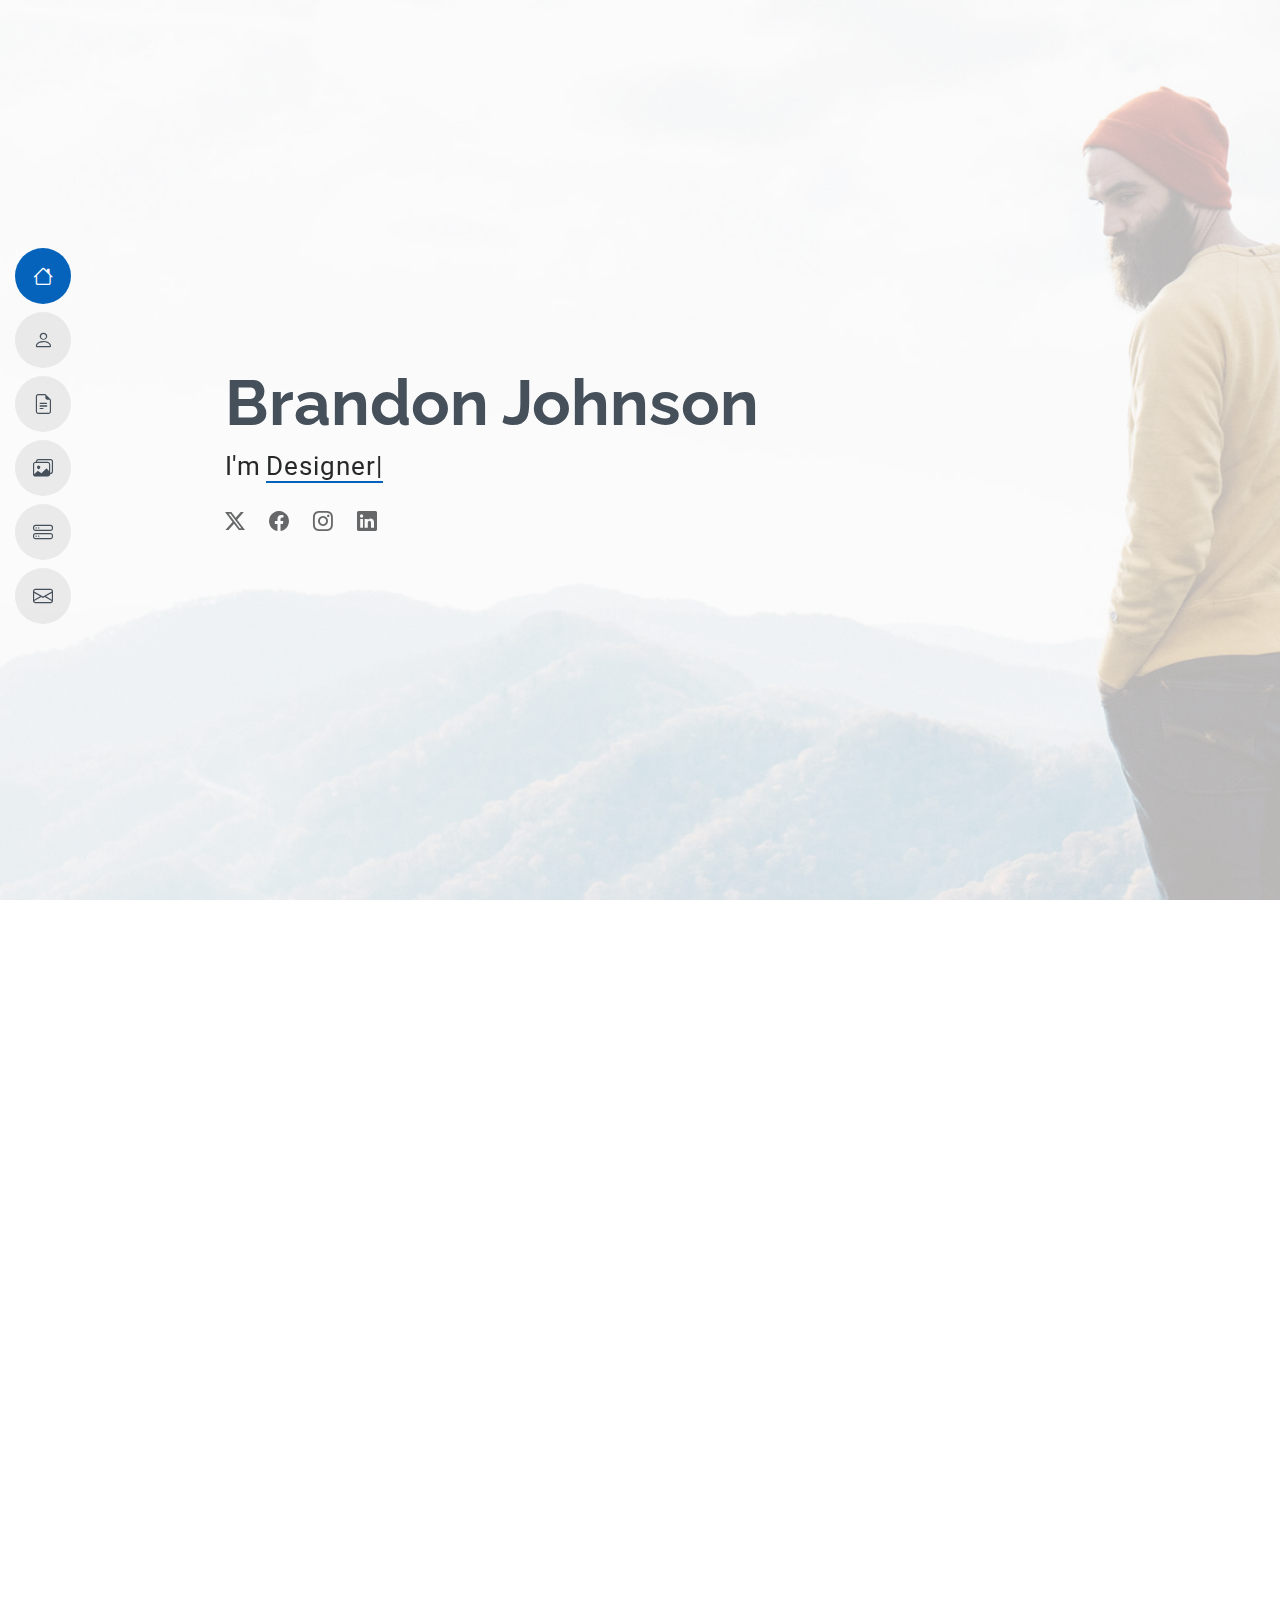
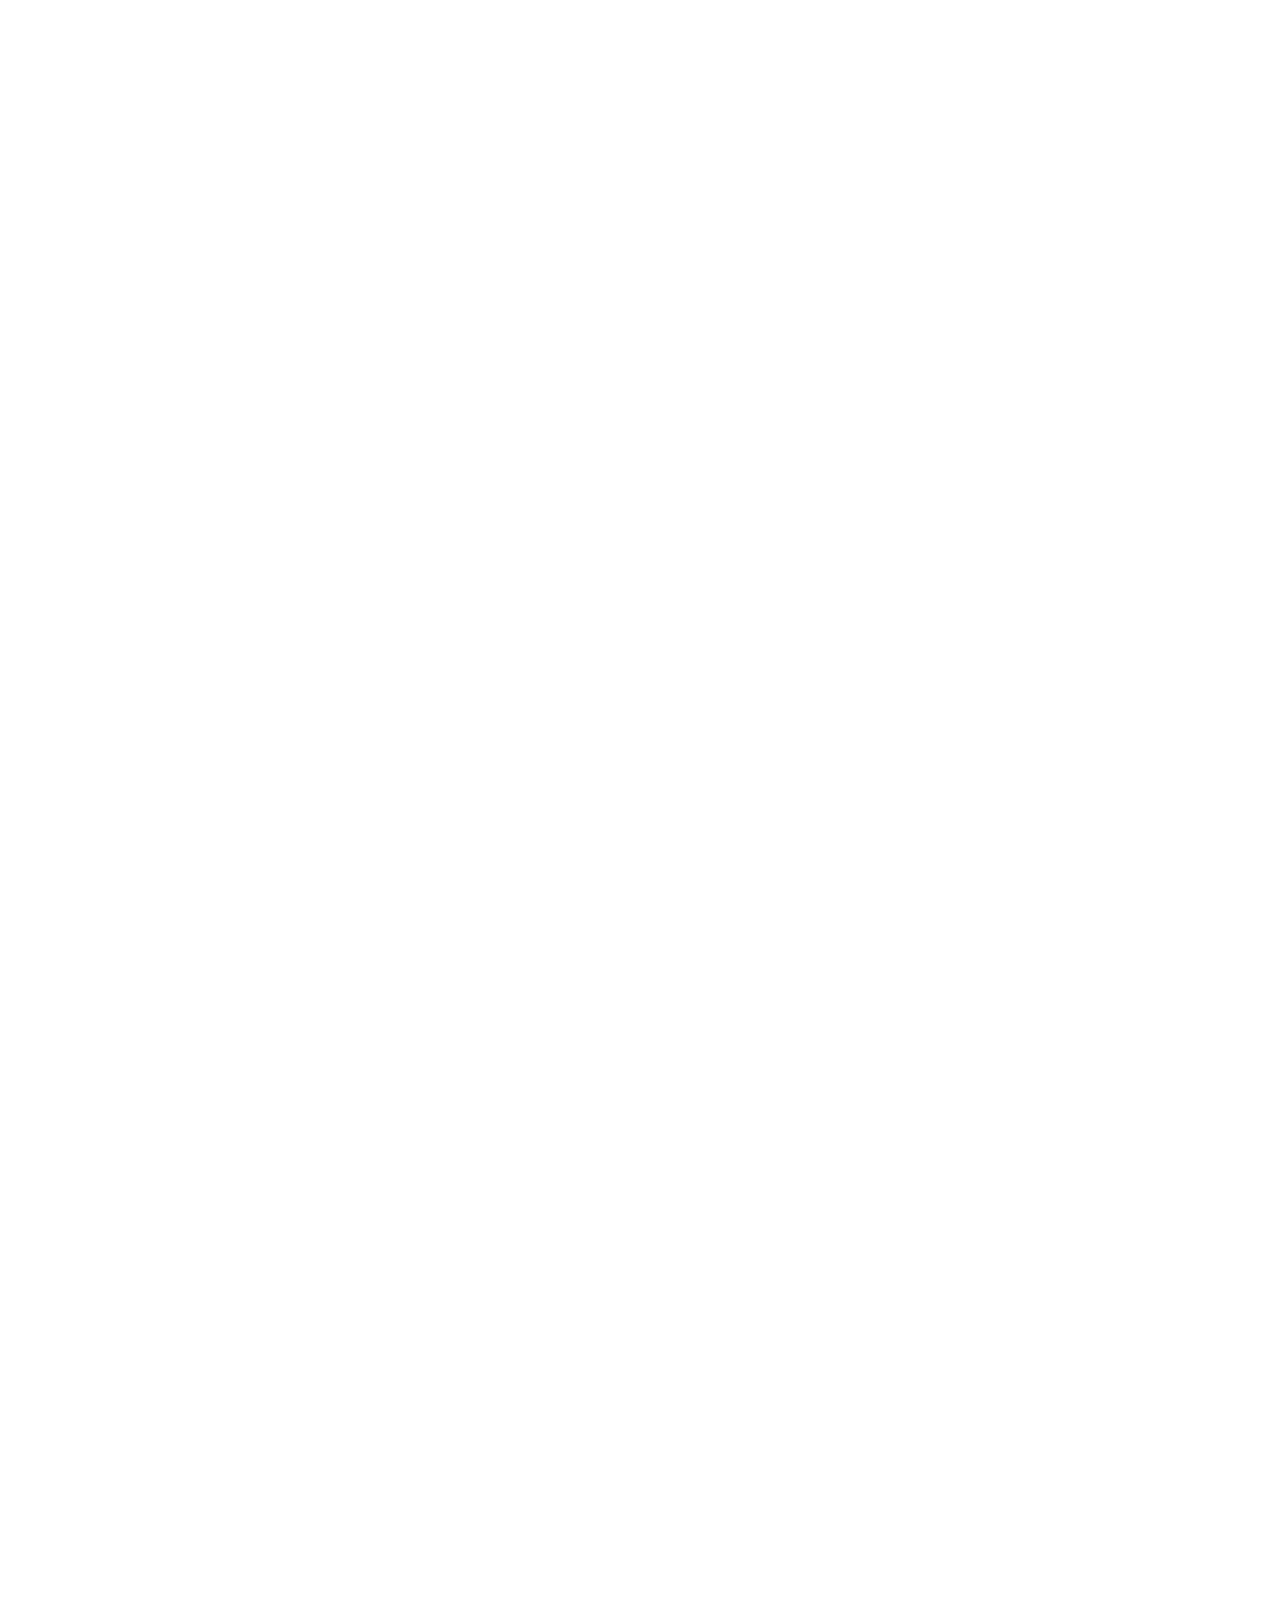
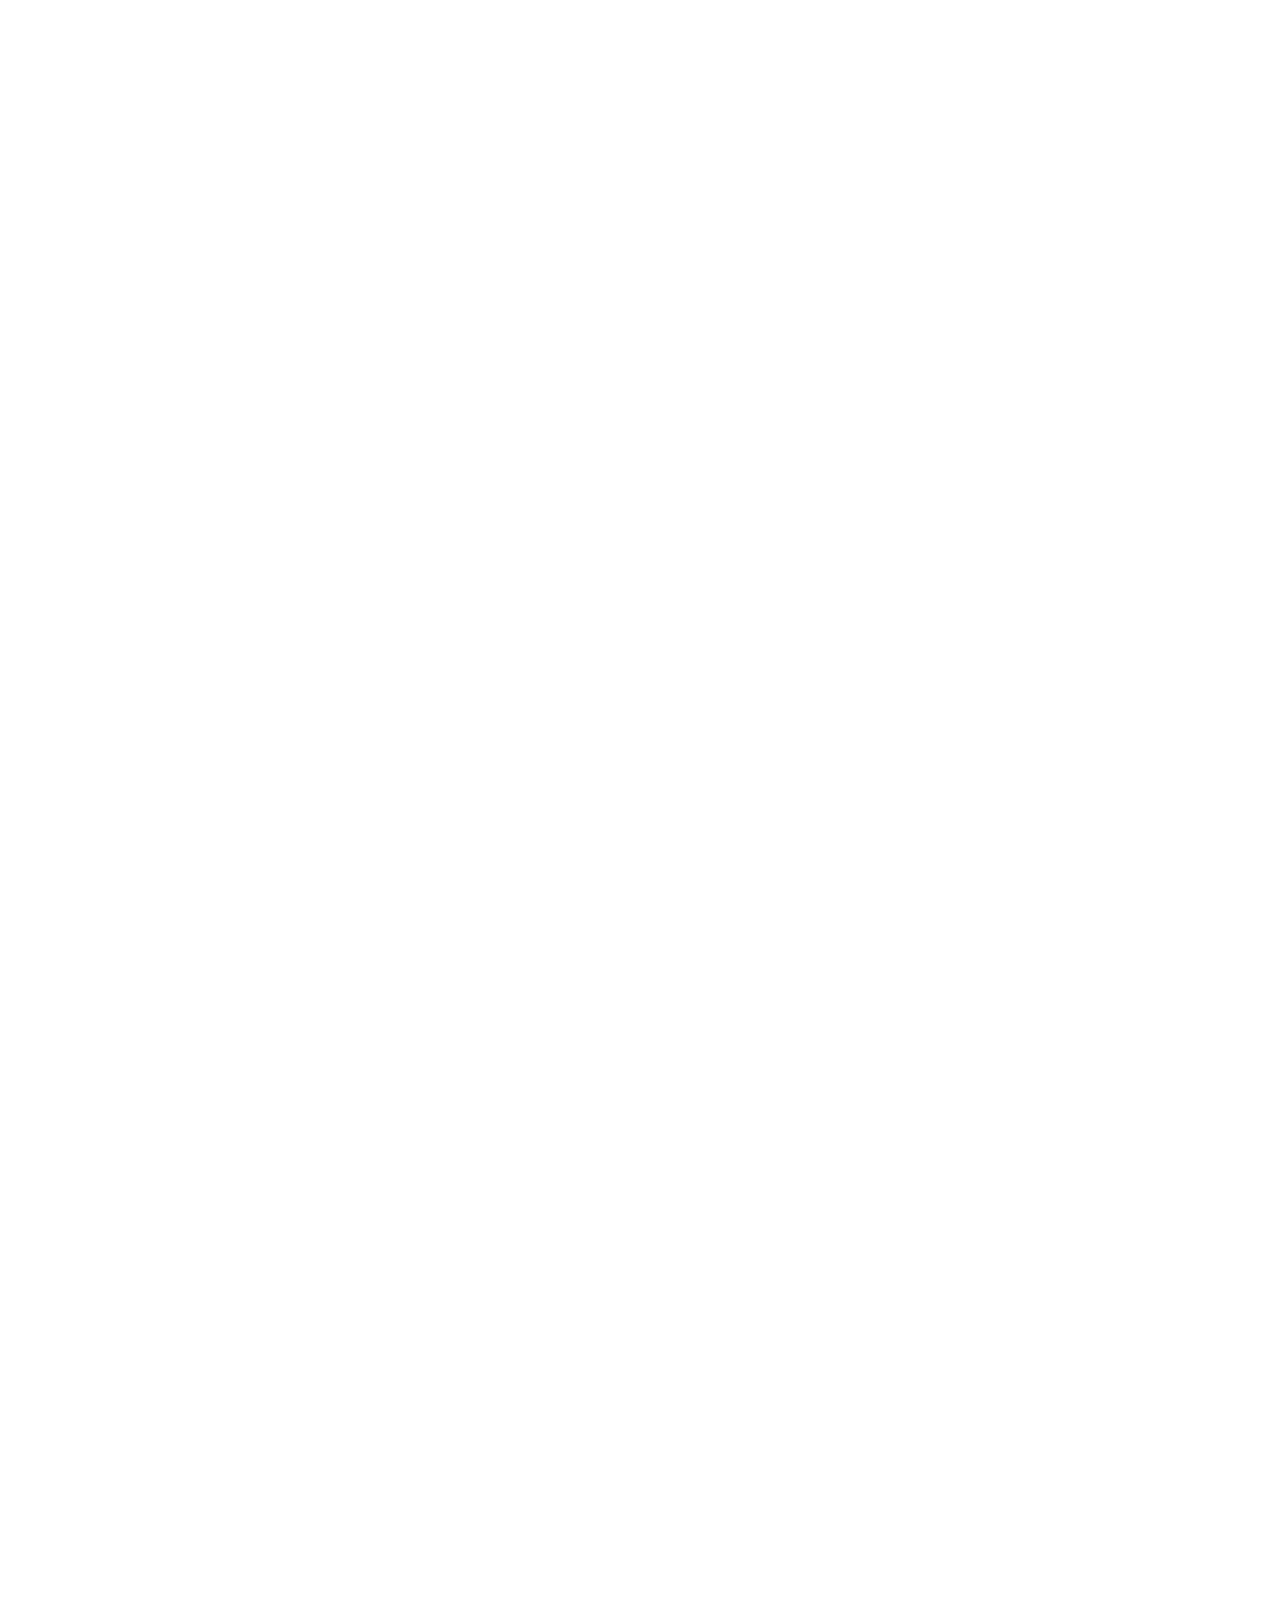
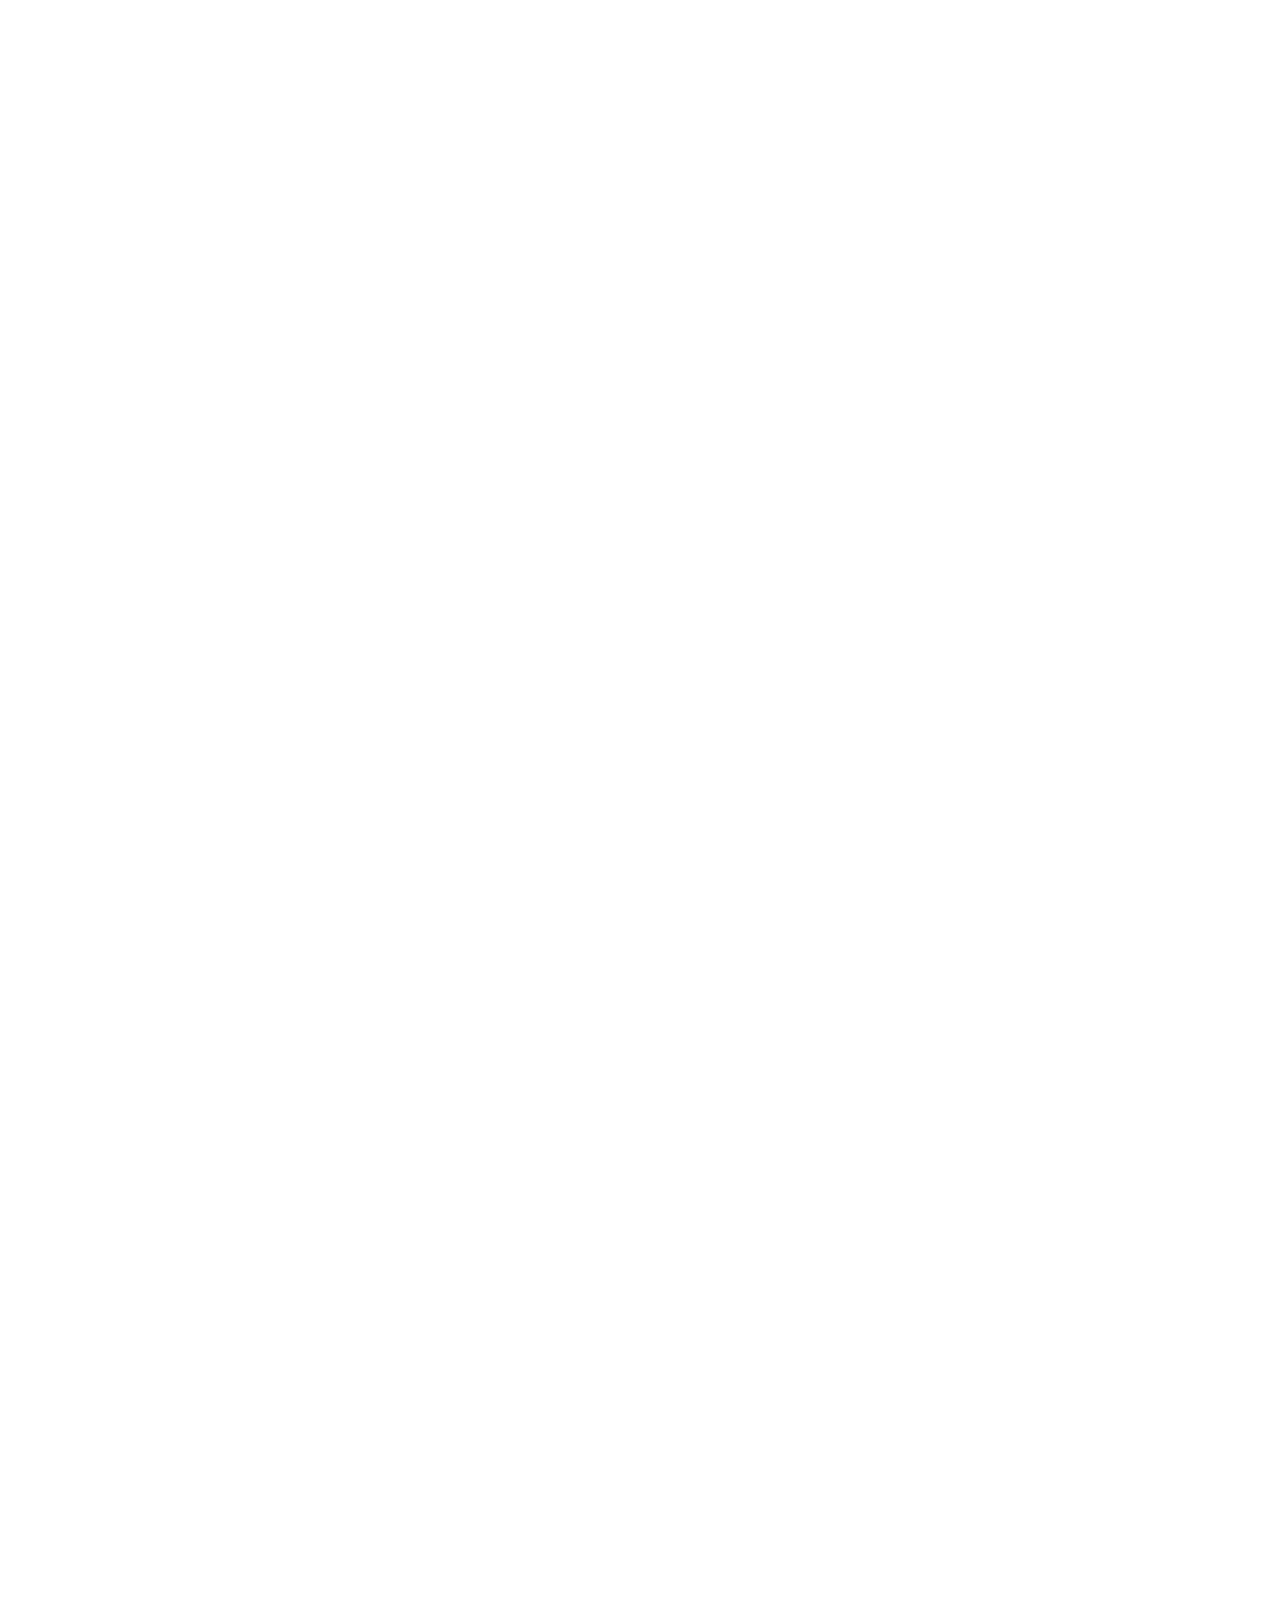
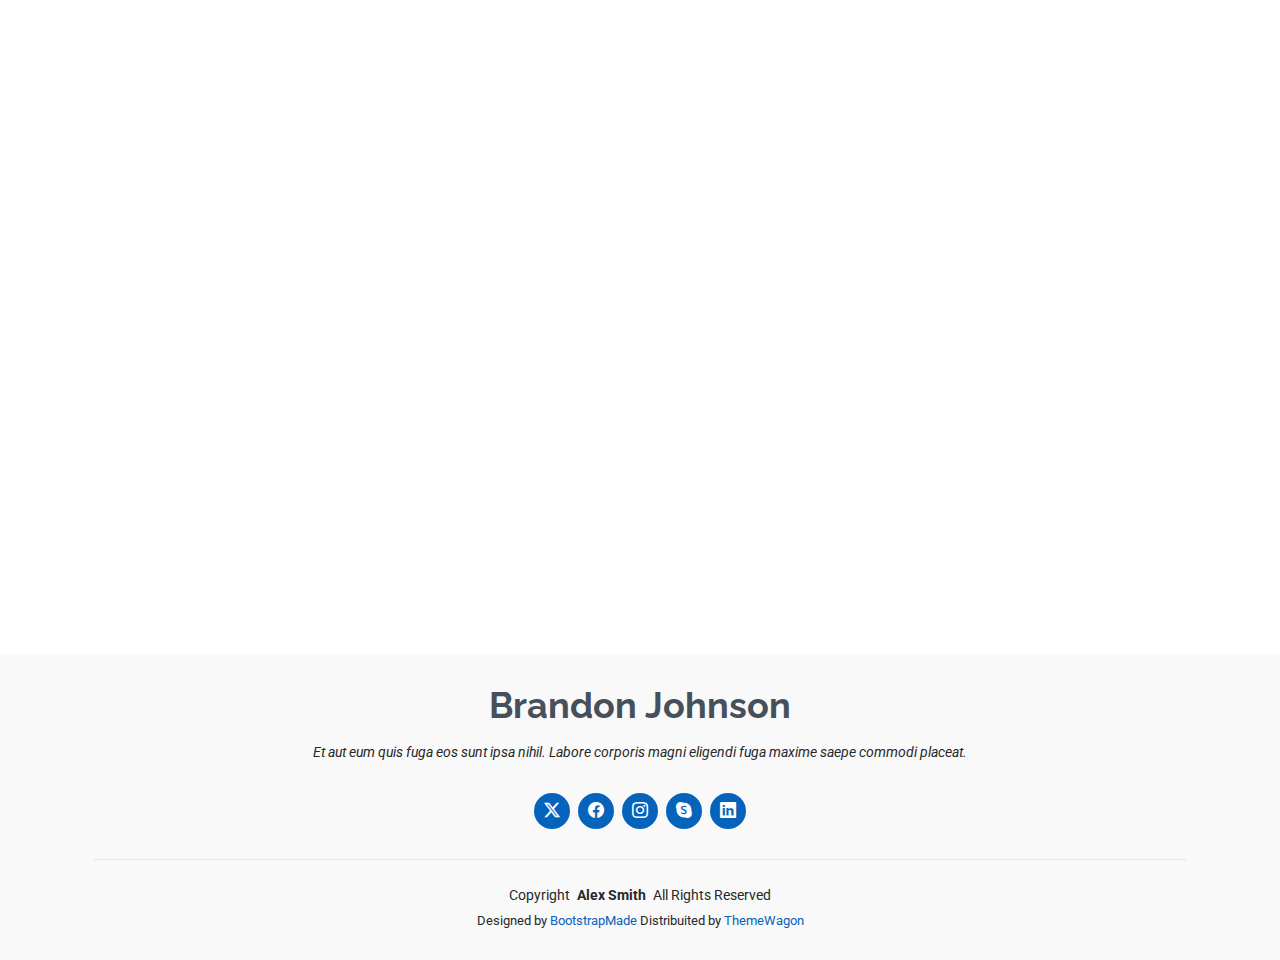
<file: theme/project/portofolio/johnson/index.html>
<!DOCTYPE html>
<html lang="en">

<head>
  <meta charset="utf-8">
  <meta content="width=device-width, initial-scale=1.0" name="viewport">
  <title>Index - MyResume Bootstrap Template</title>
  <meta content="" name="description">
  <meta content="" name="keywords">

  <!-- Favicons -->
  <link href="assets/img/favicon.png" rel="icon">
  <link href="assets/img/apple-touch-icon.png" rel="apple-touch-icon">

  <!-- Fonts -->
  <link href="https://fonts.googleapis.com" rel="preconnect">
  <link href="https://fonts.gstatic.com" rel="preconnect" crossorigin>
  <link href="https://fonts.googleapis.com/css2?family=Roboto:ital,wght@0,100;0,300;0,400;0,500;0,700;0,900;1,100;1,300;1,400;1,500;1,700;1,900&family=Poppins:ital,wght@0,100;0,200;0,300;0,400;0,500;0,600;0,700;0,800;0,900;1,100;1,200;1,300;1,400;1,500;1,600;1,700;1,800;1,900&family=Raleway:ital,wght@0,100;0,200;0,300;0,400;0,500;0,600;0,700;0,800;0,900;1,100;1,200;1,300;1,400;1,500;1,600;1,700;1,800;1,900&display=swap" rel="stylesheet">

  <!-- Vendor CSS Files -->
  <link href="assets/vendor/bootstrap/css/bootstrap.min.css" rel="stylesheet">
  <link href="assets/vendor/bootstrap-icons/bootstrap-icons.css" rel="stylesheet">
  <link href="assets/vendor/aos/aos.css" rel="stylesheet">
  <link href="assets/vendor/glightbox/css/glightbox.min.css" rel="stylesheet">
  <link href="assets/vendor/swiper/swiper-bundle.min.css" rel="stylesheet">

  <!-- Main CSS File -->
  <link href="assets/css/main.css" rel="stylesheet">

  <!-- =======================================================
  * Template Name: MyResume
  * Template URL: https://bootstrapmade.com/free-html-bootstrap-template-my-resume/
  * Updated: Jun 29 2024 with Bootstrap v5.3.3
  * Author: BootstrapMade.com
  * License: https://bootstrapmade.com/license/
  ======================================================== -->
</head>

<body class="index-page">

  <header id="header" class="header d-flex flex-column justify-content-center">

    <i class="header-toggle d-xl-none bi bi-list"></i>

    <nav id="navmenu" class="navmenu">
      <ul>
        <li><a href="#hero" class="active"><i class="bi bi-house navicon"></i><span>Home</span></a></li>
        <li><a href="#about"><i class="bi bi-person navicon"></i><span>About</span></a></li>
        <li><a href="#resume"><i class="bi bi-file-earmark-text navicon"></i><span>Resume</span></a></li>
        <li><a href="#portfolio"><i class="bi bi-images navicon"></i><span>Portfolio</span></a></li>
        <li><a href="#services"><i class="bi bi-hdd-stack navicon"></i><span>Services</span></a></li>
        <li><a href="#contact"><i class="bi bi-envelope navicon"></i><span>Contact</span></a></li>
      </ul>
    </nav>

  </header>

  <main class="main">

    <!-- Hero Section -->
    <section id="hero" class="hero section light-background">

      <img src="assets/img/hero-bg.jpg" alt="">

      <div class="container" data-aos="zoom-out">
        <div class="row justify-content-center">
          <div class="col-lg-9">
            <h2>Brandon Johnson</h2>
            <p>I'm <span class="typed" data-typed-items="Designer, Developer, Freelancer, Photographer">Designer</span><span class="typed-cursor typed-cursor--blink" aria-hidden="true"></span></p>
            <div class="social-links">
              <a href="#"><i class="bi bi-twitter-x"></i></a>
              <a href="#"><i class="bi bi-facebook"></i></a>
              <a href="#"><i class="bi bi-instagram"></i></a>
              <a href="#"><i class="bi bi-linkedin"></i></a>
            </div>
          </div>
        </div>
      </div>

    </section><!-- /Hero Section -->

    <!-- About Section -->
    <section id="about" class="about section">

      <!-- Section Title -->
      <div class="container section-title" data-aos="fade-up">
        <h2>About</h2>
        <p>Magnam dolores commodi suscipit. Necessitatibus eius consequatur ex aliquid fuga eum quidem. Sit sint consectetur velit. Quisquam quos quisquam cupiditate. Et nemo qui impedit suscipit alias ea. Quia fugiat sit in iste officiis commodi quidem hic quas.</p>
      </div><!-- End Section Title -->

      <div class="container" data-aos="fade-up" data-aos-delay="100">

        <div class="row gy-4 justify-content-center">
          <div class="col-lg-4">
            <img src="assets/img/profile-img.jpg" class="img-fluid" alt="">
          </div>
          <div class="col-lg-8 content">
            <h2>UI/UX Designer &amp; Web Developer.</h2>
            <p class="fst-italic py-3">
              Lorem ipsum dolor sit amet, consectetur adipiscing elit, sed do eiusmod tempor incididunt ut labore et dolore
              magna aliqua.
            </p>
            <div class="row">
              <div class="col-lg-6">
                <ul>
                  <li><i class="bi bi-chevron-right"></i> <strong>Birthday:</strong> <span>1 May 1995</span></li>
                  <li><i class="bi bi-chevron-right"></i> <strong>Website:</strong> <span>www.example.com</span></li>
                  <li><i class="bi bi-chevron-right"></i> <strong>Phone:</strong> <span>+123 456 7890</span></li>
                  <li><i class="bi bi-chevron-right"></i> <strong>City:</strong> <span>New York, USA</span></li>
                </ul>
              </div>
              <div class="col-lg-6">
                <ul>
                  <li><i class="bi bi-chevron-right"></i> <strong>Age:</strong> <span>30</span></li>
                  <li><i class="bi bi-chevron-right"></i> <strong>Degree:</strong> <span>Master</span></li>
                  <li><i class="bi bi-chevron-right"></i> <strong>Email:</strong> <span>email@example.com</span></li>
                  <li><i class="bi bi-chevron-right"></i> <strong>Freelance:</strong> <span>Available</span></li>
                </ul>
              </div>
            </div>
            <p class="py-3">
              Officiis eligendi itaque labore et dolorum mollitia officiis optio vero. Quisquam sunt adipisci omnis et ut. Nulla accusantium dolor incidunt officia tempore. Et eius omnis.
              Cupiditate ut dicta maxime officiis quidem quia. Sed et consectetur qui quia repellendus itaque neque.
            </p>
          </div>
        </div>

      </div>

    </section><!-- /About Section -->

    <!-- Stats Section -->
    <section id="stats" class="stats section">

      <div class="container" data-aos="fade-up" data-aos-delay="100">

        <div class="row gy-4">

          <div class="col-lg-3 col-md-6 d-flex flex-column align-items-center">
            <i class="bi bi-emoji-smile"></i>
            <div class="stats-item">
              <span data-purecounter-start="0" data-purecounter-end="232" data-purecounter-duration="1" class="purecounter"></span>
              <p>Happy Clients</p>
            </div>
          </div><!-- End Stats Item -->

          <div class="col-lg-3 col-md-6 d-flex flex-column align-items-center">
            <i class="bi bi-journal-richtext"></i>
            <div class="stats-item">
              <span data-purecounter-start="0" data-purecounter-end="521" data-purecounter-duration="1" class="purecounter"></span>
              <p>Projects</p>
            </div>
          </div><!-- End Stats Item -->

          <div class="col-lg-3 col-md-6 d-flex flex-column align-items-center">
            <i class="bi bi-headset"></i>
            <div class="stats-item">
              <span data-purecounter-start="0" data-purecounter-end="1463" data-purecounter-duration="1" class="purecounter"></span>
              <p>Hours Of Support</p>
            </div>
          </div><!-- End Stats Item -->

          <div class="col-lg-3 col-md-6 d-flex flex-column align-items-center">
            <i class="bi bi-people"></i>
            <div class="stats-item">
              <span data-purecounter-start="0" data-purecounter-end="15" data-purecounter-duration="1" class="purecounter"></span>
              <p>Hard Workers</p>
            </div>
          </div><!-- End Stats Item -->

        </div>

      </div>

    </section><!-- /Stats Section -->

    <!-- Skills Section -->
    <section id="skills" class="skills section">

      <!-- Section Title -->
      <div class="container section-title" data-aos="fade-up">
        <h2>Skills</h2>
        <p>Necessitatibus eius consequatur ex aliquid fuga eum quidem sint consectetur velit</p>
      </div><!-- End Section Title -->

      <div class="container" data-aos="fade-up" data-aos-delay="100">

        <div class="row skills-content skills-animation">

          <div class="col-lg-6">

            <div class="progress">
              <span class="skill"><span>HTML</span> <i class="val">100%</i></span>
              <div class="progress-bar-wrap">
                <div class="progress-bar" role="progressbar" aria-valuenow="100" aria-valuemin="0" aria-valuemax="100"></div>
              </div>
            </div><!-- End Skills Item -->

            <div class="progress">
              <span class="skill"><span>CSS</span> <i class="val">90%</i></span>
              <div class="progress-bar-wrap">
                <div class="progress-bar" role="progressbar" aria-valuenow="90" aria-valuemin="0" aria-valuemax="100"></div>
              </div>
            </div><!-- End Skills Item -->

            <div class="progress">
              <span class="skill"><span>JavaScript</span> <i class="val">75%</i></span>
              <div class="progress-bar-wrap">
                <div class="progress-bar" role="progressbar" aria-valuenow="75" aria-valuemin="0" aria-valuemax="100"></div>
              </div>
            </div><!-- End Skills Item -->

          </div>

          <div class="col-lg-6">

            <div class="progress">
              <span class="skill"><span>PHP</span> <i class="val">80%</i></span>
              <div class="progress-bar-wrap">
                <div class="progress-bar" role="progressbar" aria-valuenow="80" aria-valuemin="0" aria-valuemax="100"></div>
              </div>
            </div><!-- End Skills Item -->

            <div class="progress">
              <span class="skill"><span>WordPress/CMS</span> <i class="val">90%</i></span>
              <div class="progress-bar-wrap">
                <div class="progress-bar" role="progressbar" aria-valuenow="90" aria-valuemin="0" aria-valuemax="100"></div>
              </div>
            </div><!-- End Skills Item -->

            <div class="progress">
              <span class="skill"><span>Photoshop</span> <i class="val">55%</i></span>
              <div class="progress-bar-wrap">
                <div class="progress-bar" role="progressbar" aria-valuenow="55" aria-valuemin="0" aria-valuemax="100"></div>
              </div>
            </div><!-- End Skills Item -->

          </div>

        </div>

      </div>

    </section><!-- /Skills Section -->

    <!-- Resume Section -->
    <section id="resume" class="resume section">

      <!-- Section Title -->
      <div class="container section-title" data-aos="fade-up">
        <h2>Resume</h2>
        <p>Magnam dolores commodi suscipit. Necessitatibus eius consequatur ex aliquid fuga eum quidem. Sit sint consectetur velit. Quisquam quos quisquam cupiditate. Et nemo qui impedit suscipit alias ea. Quia fugiat sit in iste officiis commodi quidem hic quas.</p>
      </div><!-- End Section Title -->

      <div class="container">

        <div class="row">

          <div class="col-lg-6" data-aos="fade-up" data-aos-delay="100">
            <h3 class="resume-title">Sumary</h3>

            <div class="resume-item pb-0">
              <h4>Brandon Johnson</h4>
              <p><em>Innovative and deadline-driven Graphic Designer with 3+ years of experience designing and developing user-centered digital/print marketing material from initial concept to final, polished deliverable.</em></p>
              <ul>
                <li>Portland par 127,Orlando, FL</li>
                <li>(123) 456-7891</li>
                <li>alice.barkley@example.com</li>
              </ul>
            </div><!-- Edn Resume Item -->

            <h3 class="resume-title">Education</h3>
            <div class="resume-item">
              <h4>Master of Fine Arts &amp; Graphic Design</h4>
              <h5>2015 - 2016</h5>
              <p><em>Rochester Institute of Technology, Rochester, NY</em></p>
              <p>Qui deserunt veniam. Et sed aliquam labore tempore sed quisquam iusto autem sit. Ea vero voluptatum qui ut dignissimos deleniti nerada porti sand markend</p>
            </div><!-- Edn Resume Item -->

            <div class="resume-item">
              <h4>Bachelor of Fine Arts &amp; Graphic Design</h4>
              <h5>2010 - 2014</h5>
              <p><em>Rochester Institute of Technology, Rochester, NY</em></p>
              <p>Quia nobis sequi est occaecati aut. Repudiandae et iusto quae reiciendis et quis Eius vel ratione eius unde vitae rerum voluptates asperiores voluptatem Earum molestiae consequatur neque etlon sader mart dila</p>
            </div><!-- Edn Resume Item -->

          </div>

          <div class="col-lg-6" data-aos="fade-up" data-aos-delay="200">
            <h3 class="resume-title">Professional Experience</h3>
            <div class="resume-item">
              <h4>Senior graphic design specialist</h4>
              <h5>2019 - Present</h5>
              <p><em>Experion, New York, NY </em></p>
              <ul>
                <li>Lead in the design, development, and implementation of the graphic, layout, and production communication materials</li>
                <li>Delegate tasks to the 7 members of the design team and provide counsel on all aspects of the project. </li>
                <li>Supervise the assessment of all graphic materials in order to ensure quality and accuracy of the design</li>
                <li>Oversee the efficient use of production project budgets ranging from $2,000 - $25,000</li>
              </ul>
            </div><!-- Edn Resume Item -->

            <div class="resume-item">
              <h4>Graphic design specialist</h4>
              <h5>2017 - 2018</h5>
              <p><em>Stepping Stone Advertising, New York, NY</em></p>
              <ul>
                <li>Developed numerous marketing programs (logos, brochures,infographics, presentations, and advertisements).</li>
                <li>Managed up to 5 projects or tasks at a given time while under pressure</li>
                <li>Recommended and consulted with clients on the most appropriate graphic design</li>
                <li>Created 4+ design presentations and proposals a month for clients and account managers</li>
              </ul>
            </div><!-- Edn Resume Item -->

          </div>

        </div>

      </div>

    </section><!-- /Resume Section -->

    <!-- Portfolio Section -->
    <section id="portfolio" class="portfolio section">

      <!-- Section Title -->
      <div class="container section-title" data-aos="fade-up">
        <h2>Portfolio</h2>
        <p>Magnam dolores commodi suscipit. Necessitatibus eius consequatur ex aliquid fuga eum quidem. Sit sint consectetur velit. Quisquam quos quisquam cupiditate. Et nemo qui impedit suscipit alias ea. Quia fugiat sit in iste officiis commodi quidem hic quas.</p>
      </div><!-- End Section Title -->

      <div class="container">

        <div class="isotope-layout" data-default-filter="*" data-layout="masonry" data-sort="original-order">

          <ul class="portfolio-filters isotope-filters" data-aos="fade-up" data-aos-delay="100">
            <li data-filter="*" class="filter-active">All</li>
            <li data-filter=".filter-app">App</li>
            <li data-filter=".filter-product">Card</li>
            <li data-filter=".filter-branding">Web</li>
          </ul><!-- End Portfolio Filters -->

          <div class="row gy-4 isotope-container" data-aos="fade-up" data-aos-delay="200">

            <div class="col-lg-4 col-md-6 portfolio-item isotope-item filter-app">
              <img src="assets/img/masonry-portfolio/masonry-portfolio-1.jpg" class="img-fluid" alt="">
              <div class="portfolio-info">
                <h4>App 1</h4>
                <p>Lorem ipsum, dolor sit</p>
                <a href="assets/img/masonry-portfolio/masonry-portfolio-1.jpg" title="App 1" data-gallery="portfolio-gallery-app" class="glightbox preview-link"><i class="bi bi-zoom-in"></i></a>
                <a href="portfolio-details.html" title="More Details" class="details-link"><i class="bi bi-link-45deg"></i></a>
              </div>
            </div><!-- End Portfolio Item -->

            <div class="col-lg-4 col-md-6 portfolio-item isotope-item filter-product">
              <img src="assets/img/masonry-portfolio/masonry-portfolio-2.jpg" class="img-fluid" alt="">
              <div class="portfolio-info">
                <h4>Product 1</h4>
                <p>Lorem ipsum, dolor sit</p>
                <a href="assets/img/masonry-portfolio/masonry-portfolio-2.jpg" title="Product 1" data-gallery="portfolio-gallery-product" class="glightbox preview-link"><i class="bi bi-zoom-in"></i></a>
                <a href="portfolio-details.html" title="More Details" class="details-link"><i class="bi bi-link-45deg"></i></a>
              </div>
            </div><!-- End Portfolio Item -->

            <div class="col-lg-4 col-md-6 portfolio-item isotope-item filter-branding">
              <img src="assets/img/masonry-portfolio/masonry-portfolio-3.jpg" class="img-fluid" alt="">
              <div class="portfolio-info">
                <h4>Branding 1</h4>
                <p>Lorem ipsum, dolor sit</p>
                <a href="assets/img/masonry-portfolio/masonry-portfolio-3.jpg" title="Branding 1" data-gallery="portfolio-gallery-branding" class="glightbox preview-link"><i class="bi bi-zoom-in"></i></a>
                <a href="portfolio-details.html" title="More Details" class="details-link"><i class="bi bi-link-45deg"></i></a>
              </div>
            </div><!-- End Portfolio Item -->

            <div class="col-lg-4 col-md-6 portfolio-item isotope-item filter-app">
              <img src="assets/img/masonry-portfolio/masonry-portfolio-4.jpg" class="img-fluid" alt="">
              <div class="portfolio-info">
                <h4>App 2</h4>
                <p>Lorem ipsum, dolor sit</p>
                <a href="assets/img/masonry-portfolio/masonry-portfolio-4.jpg" title="App 2" data-gallery="portfolio-gallery-app" class="glightbox preview-link"><i class="bi bi-zoom-in"></i></a>
                <a href="portfolio-details.html" title="More Details" class="details-link"><i class="bi bi-link-45deg"></i></a>
              </div>
            </div><!-- End Portfolio Item -->

            <div class="col-lg-4 col-md-6 portfolio-item isotope-item filter-product">
              <img src="assets/img/masonry-portfolio/masonry-portfolio-5.jpg" class="img-fluid" alt="">
              <div class="portfolio-info">
                <h4>Product 2</h4>
                <p>Lorem ipsum, dolor sit</p>
                <a href="assets/img/masonry-portfolio/masonry-portfolio-5.jpg" title="Product 2" data-gallery="portfolio-gallery-product" class="glightbox preview-link"><i class="bi bi-zoom-in"></i></a>
                <a href="portfolio-details.html" title="More Details" class="details-link"><i class="bi bi-link-45deg"></i></a>
              </div>
            </div><!-- End Portfolio Item -->

            <div class="col-lg-4 col-md-6 portfolio-item isotope-item filter-branding">
              <img src="assets/img/masonry-portfolio/masonry-portfolio-6.jpg" class="img-fluid" alt="">
              <div class="portfolio-info">
                <h4>Branding 2</h4>
                <p>Lorem ipsum, dolor sit</p>
                <a href="assets/img/masonry-portfolio/masonry-portfolio-6.jpg" title="Branding 2" data-gallery="portfolio-gallery-branding" class="glightbox preview-link"><i class="bi bi-zoom-in"></i></a>
                <a href="portfolio-details.html" title="More Details" class="details-link"><i class="bi bi-link-45deg"></i></a>
              </div>
            </div><!-- End Portfolio Item -->

            <div class="col-lg-4 col-md-6 portfolio-item isotope-item filter-app">
              <img src="assets/img/masonry-portfolio/masonry-portfolio-7.jpg" class="img-fluid" alt="">
              <div class="portfolio-info">
                <h4>App 3</h4>
                <p>Lorem ipsum, dolor sit</p>
                <a href="assets/img/masonry-portfolio/masonry-portfolio-7.jpg" title="App 3" data-gallery="portfolio-gallery-app" class="glightbox preview-link"><i class="bi bi-zoom-in"></i></a>
                <a href="portfolio-details.html" title="More Details" class="details-link"><i class="bi bi-link-45deg"></i></a>
              </div>
            </div><!-- End Portfolio Item -->

            <div class="col-lg-4 col-md-6 portfolio-item isotope-item filter-product">
              <img src="assets/img/masonry-portfolio/masonry-portfolio-8.jpg" class="img-fluid" alt="">
              <div class="portfolio-info">
                <h4>Product 3</h4>
                <p>Lorem ipsum, dolor sit</p>
                <a href="assets/img/masonry-portfolio/masonry-portfolio-8.jpg" title="Product 3" data-gallery="portfolio-gallery-product" class="glightbox preview-link"><i class="bi bi-zoom-in"></i></a>
                <a href="portfolio-details.html" title="More Details" class="details-link"><i class="bi bi-link-45deg"></i></a>
              </div>
            </div><!-- End Portfolio Item -->

            <div class="col-lg-4 col-md-6 portfolio-item isotope-item filter-branding">
              <img src="assets/img/masonry-portfolio/masonry-portfolio-9.jpg" class="img-fluid" alt="">
              <div class="portfolio-info">
                <h4>Branding 3</h4>
                <p>Lorem ipsum, dolor sit</p>
                <a href="assets/img/masonry-portfolio/masonry-portfolio-9.jpg" title="Branding 2" data-gallery="portfolio-gallery-branding" class="glightbox preview-link"><i class="bi bi-zoom-in"></i></a>
                <a href="portfolio-details.html" title="More Details" class="details-link"><i class="bi bi-link-45deg"></i></a>
              </div>
            </div><!-- End Portfolio Item -->

          </div><!-- End Portfolio Container -->

        </div>

      </div>

    </section><!-- /Portfolio Section -->

    <!-- Services Section -->
    <section id="services" class="services section">

      <!-- Section Title -->
      <div class="container section-title" data-aos="fade-up">
        <h2>Services</h2>
        <p>Magnam dolores commodi suscipit. Necessitatibus eius consequatur ex aliquid fuga eum quidem. Sit sint consectetur velit. Quisquam quos quisquam cupiditate. Et nemo qui impedit suscipit alias ea. Quia fugiat sit in iste officiis commodi quidem hic quas.</p>
      </div><!-- End Section Title -->

      <div class="container">

        <div class="row gy-4">

          <div class="col-lg-4 col-md-6" data-aos="fade-up" data-aos-delay="100">
            <div class="service-item item-cyan position-relative">
              <div class="icon">
                <svg width="100" height="100" viewBox="0 0 600 600" xmlns="http://www.w3.org/2000/svg">
                  <path stroke="none" stroke-width="0" fill="#f5f5f5" d="M300,521.0016835830174C376.1290562159157,517.8887921683347,466.0731472004068,529.7835943286574,510.70327084640275,468.03025145048787C554.3714126377745,407.6079735673963,508.03601936045806,328.9844924480964,491.2728898941984,256.3432110539036C474.5976632858925,184.082847569629,479.9380746630129,96.60480741107993,416.23090153303,58.64404602377083C348.86323505073057,18.502131276798302,261.93793281208167,40.57373210992963,193.5410806939664,78.93577620505333C130.42746243093433,114.334589627462,98.30271207620316,179.96522072025542,76.75703585869454,249.04625023123273C51.97151888228291,328.5150500222984,13.704378332031375,421.85034740162234,66.52175969318436,486.19268352777647C119.04800174914682,550.1803526380478,217.28368757567262,524.383925680826,300,521.0016835830174"></path>
                </svg>
                <i class="bi bi-activity"></i>
              </div>
              <a href="#" class="stretched-link">
                <h3>Nesciunt Mete</h3>
              </a>
              <p>Provident nihil minus qui consequatur non omnis maiores. Eos accusantium minus dolores iure perferendis tempore et consequatur.</p>
            </div>
          </div><!-- End Service Item -->

          <div class="col-lg-4 col-md-6" data-aos="fade-up" data-aos-delay="200">
            <div class="service-item item-orange position-relative">
              <div class="icon">
                <svg width="100" height="100" viewBox="0 0 600 600" xmlns="http://www.w3.org/2000/svg">
                  <path stroke="none" stroke-width="0" fill="#f5f5f5" d="M300,582.0697525312426C382.5290701553225,586.8405444964366,449.9789794690241,525.3245884688669,502.5850820975895,461.55621195738473C556.606425686781,396.0723002908107,615.8543463187945,314.28637112970534,586.6730223649479,234.56875336149918C558.9533121215079,158.8439757836574,454.9685369536778,164.00468322053177,381.49747125262974,130.76875717737553C312.15926192815925,99.40240125094834,248.97055460311594,18.661163978235184,179.8680185752513,50.54337015887873C110.5421016452524,82.52863877960104,119.82277516462835,180.83849132639028,109.12597500060166,256.43424936330496C100.08760227029461,320.3096726198365,92.17705696193138,384.0621239912766,124.79988738764834,439.7174275375508C164.83382741302287,508.01625554203684,220.96474134820875,577.5009287672846,300,582.0697525312426"></path>
                </svg>
                <i class="bi bi-broadcast"></i>
              </div>
              <a href="#" class="stretched-link">
                <h3>Eosle Commodi</h3>
              </a>
              <p>Ut autem aut autem non a. Sint sint sit facilis nam iusto sint. Libero corrupti neque eum hic non ut nesciunt dolorem.</p>
            </div>
          </div><!-- End Service Item -->

          <div class="col-lg-4 col-md-6" data-aos="fade-up" data-aos-delay="300">
            <div class="service-item item-teal position-relative">
              <div class="icon">
                <svg width="100" height="100" viewBox="0 0 600 600" xmlns="http://www.w3.org/2000/svg">
                  <path stroke="none" stroke-width="0" fill="#f5f5f5" d="M300,541.5067337569781C382.14930387511276,545.0595476570109,479.8736841581634,548.3450877840088,526.4010558755058,480.5488172755941C571.5218469581645,414.80211281144784,517.5187510058486,332.0715597781072,496.52539010469104,255.14436215662573C477.37192572678356,184.95920475031193,473.57363656557914,105.61284051026155,413.0603344069578,65.22779650032875C343.27470386102294,18.654635553484475,251.2091493199835,5.337323636656869,175.0934190732945,40.62881213300186C97.87086631185822,76.43348514350839,51.98124368387456,156.15599469081315,36.44837278890362,239.84606092416172C21.716077023791087,319.22268207091537,43.775223500013084,401.1760424656574,96.891909868211,461.97329694683043C147.22146801428983,519.5804099606455,223.5754009179313,538.201503339737,300,541.5067337569781"></path>
                </svg>
                <i class="bi bi-easel"></i>
              </div>
              <a href="#" class="stretched-link">
                <h3>Ledo Markt</h3>
              </a>
              <p>Ut excepturi voluptatem nisi sed. Quidem fuga consequatur. Minus ea aut. Vel qui id voluptas adipisci eos earum corrupti.</p>
            </div>
          </div><!-- End Service Item -->

          <div class="col-lg-4 col-md-6" data-aos="fade-up" data-aos-delay="400">
            <div class="service-item item-red position-relative">
              <div class="icon">
                <svg width="100" height="100" viewBox="0 0 600 600" xmlns="http://www.w3.org/2000/svg">
                  <path stroke="none" stroke-width="0" fill="#f5f5f5" d="M300,503.46388370962813C374.79870501325706,506.71871716319447,464.8034551963731,527.1746412648533,510.4981551193396,467.86667711651364C555.9287308511215,408.9015244558933,512.6030010748507,327.5744911775523,490.211057578863,256.5855673507754C471.097692560561,195.9906835881958,447.69079081568157,138.11976852964426,395.19560036434837,102.3242989838813C329.3053358748298,57.3949838291264,248.02791733380457,8.279543830951368,175.87071277845988,42.242879143198664C103.41431057327972,76.34704239035025,93.79494320519305,170.9812938413882,81.28167332365135,250.07896920659033C70.17666984294237,320.27484674793965,64.84698225790005,396.69656628748305,111.28512138212992,450.4950937839243C156.20124167950087,502.5303643271138,231.32542653798444,500.4755392045468,300,503.46388370962813"></path>
                </svg>
                <i class="bi bi-bounding-box-circles"></i>
              </div>
              <a href="#" class="stretched-link">
                <h3>Asperiores Commodit</h3>
              </a>
              <p>Non et temporibus minus omnis sed dolor esse consequatur. Cupiditate sed error ea fuga sit provident adipisci neque.</p>
              <a href="#" class="stretched-link"></a>
            </div>
          </div><!-- End Service Item -->

          <div class="col-lg-4 col-md-6" data-aos="fade-up" data-aos-delay="500">
            <div class="service-item item-indigo position-relative">
              <div class="icon">
                <svg width="100" height="100" viewBox="0 0 600 600" xmlns="http://www.w3.org/2000/svg">
                  <path stroke="none" stroke-width="0" fill="#f5f5f5" d="M300,532.3542879108572C369.38199826031484,532.3153073249985,429.10787420159085,491.63046689027357,474.5244479745417,439.17860296908856C522.8885846962883,383.3225815378663,569.1668002868075,314.3205725914397,550.7432151929288,242.7694973846089C532.6665558377875,172.5657663291529,456.2379748765914,142.6223662098291,390.3689995646985,112.34683881706744C326.66090330228417,83.06452184765237,258.84405631176094,53.51806209861945,193.32584062364296,78.48882559362697C121.61183558270385,105.82097193414197,62.805066853699245,167.19869350419734,48.57481801355237,242.6138429142374C34.843463184063346,315.3850353017275,76.69343916112496,383.4422959591041,125.22947124332185,439.3748458443577C170.7312796277747,491.8107796887764,230.57421082200815,532.3932930995766,300,532.3542879108572"></path>
                </svg>
                <i class="bi bi-calendar4-week icon"></i>
              </div>
              <a href="#" class="stretched-link">
                <h3>Velit Doloremque</h3>
              </a>
              <p>Cumque et suscipit saepe. Est maiores autem enim facilis ut aut ipsam corporis aut. Sed animi at autem alias eius labore.</p>
              <a href="#" class="stretched-link"></a>
            </div>
          </div><!-- End Service Item -->

          <div class="col-lg-4 col-md-6" data-aos="fade-up" data-aos-delay="600">
            <div class="service-item item-pink position-relative">
              <div class="icon">
                <svg width="100" height="100" viewBox="0 0 600 600" xmlns="http://www.w3.org/2000/svg">
                  <path stroke="none" stroke-width="0" fill="#f5f5f5" d="M300,566.797414625762C385.7384707136149,576.1784315230908,478.7894351017131,552.8928747891023,531.9192734346935,484.94944893311C584.6109503024035,417.5663521118492,582.489472248146,322.67544863468447,553.9536738515405,242.03673114598146C529.1557734026468,171.96086150256528,465.24506316201064,127.66468636344209,395.9583748389544,100.7403814666027C334.2173773831606,76.7482773500951,269.4350130405921,84.62216499799875,207.1952322260088,107.2889140133804C132.92018162631612,134.33871894543012,41.79353780512637,160.00259165414826,22.644507872594943,236.69541883565114C3.319112789854554,314.0945973066697,72.72355303640163,379.243833228382,124.04198916343866,440.3218312028393C172.9286146004772,498.5055451809895,224.45579914871206,558.5317968840102,300,566.797414625762"></path>
                </svg>
                <i class="bi bi-chat-square-text"></i>
              </div>
              <a href="#" class="stretched-link">
                <h3>Dolori Architecto</h3>
              </a>
              <p>Hic molestias ea quibusdam eos. Fugiat enim doloremque aut neque non et debitis iure. Corrupti recusandae ducimus enim.</p>
              <a href="#" class="stretched-link"></a>
            </div>
          </div><!-- End Service Item -->

        </div>

      </div>

    </section><!-- /Services Section -->

    <!-- Testimonials Section -->
    <section id="testimonials" class="testimonials section">

      <!-- Section Title -->
      <div class="container section-title" data-aos="fade-up">
        <h2>Testimonials</h2>
        <p>Necessitatibus eius consequatur ex aliquid fuga eum quidem sint consectetur velit</p>
      </div><!-- End Section Title -->

      <div class="container" data-aos="fade-up" data-aos-delay="100">

        <div class="swiper init-swiper">
          <script type="application/json" class="swiper-config">
            {
              "loop": true,
              "speed": 600,
              "autoplay": {
                "delay": 5000
              },
              "slidesPerView": "auto",
              "pagination": {
                "el": ".swiper-pagination",
                "type": "bullets",
                "clickable": true
              }
            }
          </script>
          <div class="swiper-wrapper">

            <div class="swiper-slide">
              <div class="testimonial-item">
                <div class="row gy-4 justify-content-center">
                  <div class="col-lg-6">
                    <div class="testimonial-content">
                      <p>
                        <i class="bi bi-quote quote-icon-left"></i>
                        <span>Proin iaculis purus consequat sem cure digni ssim donec porttitora entum suscipit rhoncus. Accusantium quam, ultricies eget id, aliquam eget nibh et. Maecen aliquam, risus at semper.</span>
                        <i class="bi bi-quote quote-icon-right"></i>
                      </p>
                      <h3>Saul Goodman</h3>
                      <h4>Ceo &amp; Founder</h4>
                      <div class="stars">
                        <i class="bi bi-star-fill"></i><i class="bi bi-star-fill"></i><i class="bi bi-star-fill"></i><i class="bi bi-star-fill"></i><i class="bi bi-star-fill"></i>
                      </div>
                    </div>
                  </div>
                  <div class="col-lg-2 text-center">
                    <img src="assets/img/testimonials/testimonials-1.jpg" class="img-fluid testimonial-img" alt="">
                  </div>
                </div>
              </div>
            </div><!-- End testimonial item -->

            <div class="swiper-slide">
              <div class="testimonial-item">
                <div class="row gy-4 justify-content-center">
                  <div class="col-lg-6">
                    <div class="testimonial-content">
                      <p>
                        <i class="bi bi-quote quote-icon-left"></i>
                        <span>Export tempor illum tamen malis malis eram quae irure esse labore quem cillum quid cillum eram malis quorum velit fore eram velit sunt aliqua noster fugiat irure amet legam anim culpa.</span>
                        <i class="bi bi-quote quote-icon-right"></i>
                      </p>
                      <h3>Sara Wilsson</h3>
                      <h4>Designer</h4>
                      <div class="stars">
                        <i class="bi bi-star-fill"></i><i class="bi bi-star-fill"></i><i class="bi bi-star-fill"></i><i class="bi bi-star-fill"></i><i class="bi bi-star-fill"></i>
                      </div>
                    </div>
                  </div>
                  <div class="col-lg-2 text-center">
                    <img src="assets/img/testimonials/testimonials-2.jpg" class="img-fluid testimonial-img" alt="">
                  </div>
                </div>
              </div>
            </div><!-- End testimonial item -->

            <div class="swiper-slide">
              <div class="testimonial-item">
                <div class="row gy-4 justify-content-center">
                  <div class="col-lg-6">
                    <div class="testimonial-content">
                      <p>
                        <i class="bi bi-quote quote-icon-left"></i>
                        <span>Enim nisi quem export duis labore cillum quae magna enim sint quorum nulla quem veniam duis minim tempor labore quem eram duis noster aute amet eram fore quis sint minim.</span>
                        <i class="bi bi-quote quote-icon-right"></i>
                      </p>
                      <h3>Jena Karlis</h3>
                      <h4>Store Owner</h4>
                      <div class="stars">
                        <i class="bi bi-star-fill"></i><i class="bi bi-star-fill"></i><i class="bi bi-star-fill"></i><i class="bi bi-star-fill"></i><i class="bi bi-star-fill"></i>
                      </div>
                    </div>
                  </div>
                  <div class="col-lg-2 text-center">
                    <img src="assets/img/testimonials/testimonials-3.jpg" class="img-fluid testimonial-img" alt="">
                  </div>
                </div>
              </div>
            </div><!-- End testimonial item -->

            <div class="swiper-slide">
              <div class="testimonial-item">
                <div class="row gy-4 justify-content-center">
                  <div class="col-lg-6">
                    <div class="testimonial-content">
                      <p>
                        <i class="bi bi-quote quote-icon-left"></i>
                        <span>Fugiat enim eram quae cillum dolore dolor amet nulla culpa multos export minim fugiat minim velit minim dolor enim duis veniam ipsum anim magna sunt elit fore quem dolore labore illum veniam.</span>
                        <i class="bi bi-quote quote-icon-right"></i>
                      </p>
                      <h3>John Larson</h3>
                      <h4>Entrepreneur</h4>
                      <div class="stars">
                        <i class="bi bi-star-fill"></i><i class="bi bi-star-fill"></i><i class="bi bi-star-fill"></i><i class="bi bi-star-fill"></i><i class="bi bi-star-fill"></i>
                      </div>
                    </div>
                  </div>
                  <div class="col-lg-2 text-center">
                    <img src="assets/img/testimonials/testimonials-4.jpg" class="img-fluid testimonial-img" alt="">
                  </div>
                </div>
              </div>
            </div><!-- End testimonial item -->

          </div>
          <div class="swiper-pagination"></div>
        </div>

      </div>

    </section><!-- /Testimonials Section -->

    <!-- Contact Section -->
    <section id="contact" class="contact section">

      <!-- Section Title -->
      <div class="container section-title" data-aos="fade-up">
        <h2>Contact</h2>
        <p>Necessitatibus eius consequatur ex aliquid fuga eum quidem sint consectetur velit</p>
      </div><!-- End Section Title -->

      <div class="container" data-aos="fade" data-aos-delay="100">

        <div class="row gy-4">

          <div class="col-lg-4">
            <div class="info-item d-flex" data-aos="fade-up" data-aos-delay="200">
              <i class="bi bi-geo-alt flex-shrink-0"></i>
              <div>
                <h3>Address</h3>
                <p>A108 Adam Street, New York, NY 535022</p>
              </div>
            </div><!-- End Info Item -->

            <div class="info-item d-flex" data-aos="fade-up" data-aos-delay="300">
              <i class="bi bi-telephone flex-shrink-0"></i>
              <div>
                <h3>Call Us</h3>
                <p>+1 5589 55488 55</p>
              </div>
            </div><!-- End Info Item -->

            <div class="info-item d-flex" data-aos="fade-up" data-aos-delay="400">
              <i class="bi bi-envelope flex-shrink-0"></i>
              <div>
                <h3>Email Us</h3>
                <p>info@example.com</p>
              </div>
            </div><!-- End Info Item -->

          </div>

          <div class="col-lg-8">
            <form action="forms/contact.php" method="post" class="php-email-form" data-aos="fade-up" data-aos-delay="200">
              <div class="row gy-4">

                <div class="col-md-6">
                  <input type="text" name="name" class="form-control" placeholder="Your Name" required="">
                </div>

                <div class="col-md-6 ">
                  <input type="email" class="form-control" name="email" placeholder="Your Email" required="">
                </div>

                <div class="col-md-12">
                  <input type="text" class="form-control" name="subject" placeholder="Subject" required="">
                </div>

                <div class="col-md-12">
                  <textarea class="form-control" name="message" rows="6" placeholder="Message" required=""></textarea>
                </div>

                <div class="col-md-12 text-center">
                  <div class="loading">Loading</div>
                  <div class="error-message"></div>
                  <div class="sent-message">Your message has been sent. Thank you!</div>

                  <button type="submit">Send Message</button>
                </div>

              </div>
            </form>
          </div><!-- End Contact Form -->

        </div>

      </div>

    </section><!-- /Contact Section -->

  </main>

  <footer id="footer" class="footer position-relative light-background">
    <div class="container">
      <h3 class="sitename">Brandon Johnson</h3>
      <p>Et aut eum quis fuga eos sunt ipsa nihil. Labore corporis magni eligendi fuga maxime saepe commodi placeat.</p>
      <div class="social-links d-flex justify-content-center">
        <a href=""><i class="bi bi-twitter-x"></i></a>
        <a href=""><i class="bi bi-facebook"></i></a>
        <a href=""><i class="bi bi-instagram"></i></a>
        <a href=""><i class="bi bi-skype"></i></a>
        <a href=""><i class="bi bi-linkedin"></i></a>
      </div>
      <div class="container">
        <div class="copyright">
          <span>Copyright</span> <strong class="px-1 sitename">Alex Smith</strong> <span>All Rights Reserved</span>
        </div>
        <div class="credits">
          <!-- All the links in the footer should remain intact. -->
          <!-- You can delete the links only if you've purchased the pro version. -->
          <!-- Licensing information: https://bootstrapmade.com/license/ -->
          <!-- Purchase the pro version with working PHP/AJAX contact form: [buy-url] -->
          Designed by <a href="https://bootstrapmade.com/">BootstrapMade</a> Distribuited by <a href="https://themewagon.com">ThemeWagon</a>
        </div>
      </div>
    </div>
  </footer>

  <!-- Scroll Top -->
  <a href="#" id="scroll-top" class="scroll-top d-flex align-items-center justify-content-center"><i class="bi bi-arrow-up-short"></i></a>

  <!-- Preloader -->
  <div id="preloader"></div>

  <!-- Vendor JS Files -->
  <script src="assets/vendor/bootstrap/js/bootstrap.bundle.min.js"></script>
  <script src="assets/vendor/php-email-form/validate.js"></script>
  <script src="assets/vendor/aos/aos.js"></script>
  <script src="assets/vendor/typed.js/typed.umd.js"></script>
  <script src="assets/vendor/purecounter/purecounter_vanilla.js"></script>
  <script src="assets/vendor/waypoints/noframework.waypoints.js"></script>
  <script src="assets/vendor/glightbox/js/glightbox.min.js"></script>
  <script src="assets/vendor/imagesloaded/imagesloaded.pkgd.min.js"></script>
  <script src="assets/vendor/isotope-layout/isotope.pkgd.min.js"></script>
  <script src="assets/vendor/swiper/swiper-bundle.min.js"></script>

  <!-- Main JS File -->
  <script src="assets/js/main.js"></script>

</body>

</html>
</file>
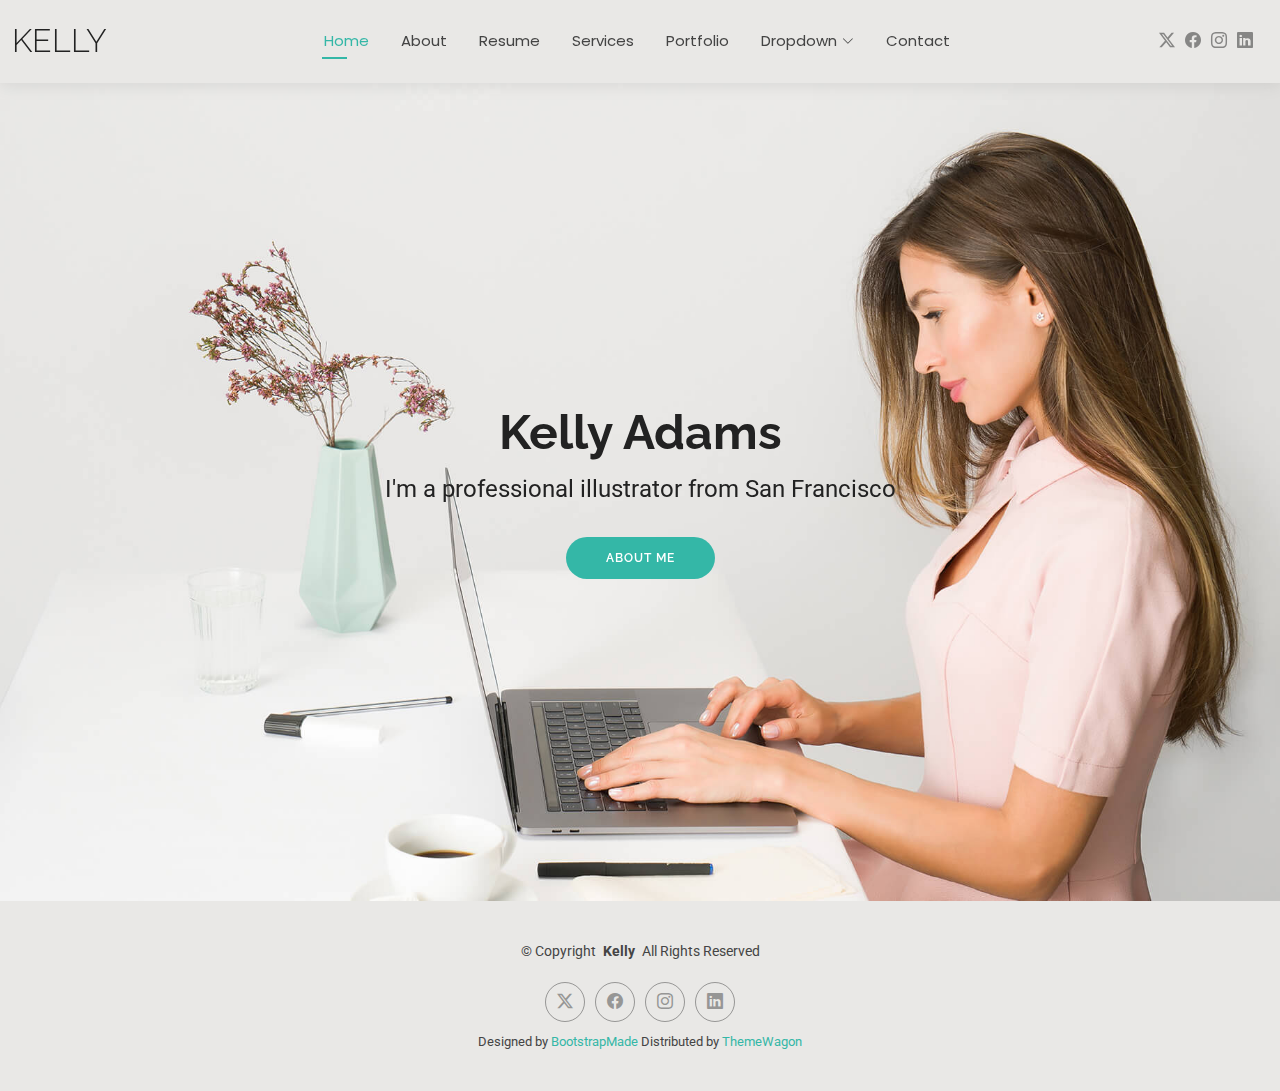
<file: theme/project/portofolio/kelly/index.html>
<!DOCTYPE html>
<html lang="en">

<head>
  <meta charset="utf-8">
  <meta content="width=device-width, initial-scale=1.0" name="viewport">
  <title>Index - Kelly Bootstrap Template</title>
  <meta name="description" content="">
  <meta name="keywords" content="">

  <!-- Favicons -->
  <link href="assets/img/favicon.png" rel="icon">
  <link href="assets/img/apple-touch-icon.png" rel="apple-touch-icon">

  <!-- Fonts -->
  <link href="https://fonts.googleapis.com" rel="preconnect">
  <link href="https://fonts.gstatic.com" rel="preconnect" crossorigin>
  <link href="https://fonts.googleapis.com/css2?family=Roboto:ital,wght@0,100;0,300;0,400;0,500;0,700;0,900;1,100;1,300;1,400;1,500;1,700;1,900&family=Poppins:ital,wght@0,100;0,200;0,300;0,400;0,500;0,600;0,700;0,800;0,900;1,100;1,200;1,300;1,400;1,500;1,600;1,700;1,800;1,900&family=Raleway:ital,wght@0,100;0,200;0,300;0,400;0,500;0,600;0,700;0,800;0,900;1,100;1,200;1,300;1,400;1,500;1,600;1,700;1,800;1,900&display=swap" rel="stylesheet">

  <!-- Vendor CSS Files -->
  <link href="assets/vendor/bootstrap/css/bootstrap.min.css" rel="stylesheet">
  <link href="assets/vendor/bootstrap-icons/bootstrap-icons.css" rel="stylesheet">
  <link href="assets/vendor/aos/aos.css" rel="stylesheet">
  <link href="assets/vendor/swiper/swiper-bundle.min.css" rel="stylesheet">
  <link href="assets/vendor/glightbox/css/glightbox.min.css" rel="stylesheet">

  <!-- Main CSS File -->
  <link href="assets/css/main.css" rel="stylesheet">

  <!-- =======================================================
  * Template Name: Kelly
  * Template URL: https://bootstrapmade.com/kelly-free-bootstrap-cv-resume-html-template/
  * Updated: Aug 07 2024 with Bootstrap v5.3.3
  * Author: BootstrapMade.com
  * License: https://bootstrapmade.com/license/
  ======================================================== -->
</head>

<body class="index-page">

  <header id="header" class="header d-flex align-items-center light-background sticky-top">
    <div class="container-fluid position-relative d-flex align-items-center justify-content-between">

      <a href="index.html" class="logo d-flex align-items-center me-auto me-xl-0">
        <!-- Uncomment the line below if you also wish to use an image logo -->
        <!-- <img src="assets/img/logo.png" alt=""> -->
        <h1 class="sitename">Kelly</h1>
      </a>

      <nav id="navmenu" class="navmenu">
        <ul>
          <li><a href="index.html" class="active">Home</a></li>
          <li><a href="about.html">About</a></li>
          <li><a href="resume.html">Resume</a></li>
          <li><a href="services.html">Services</a></li>
          <li><a href="portfolio.html">Portfolio</a></li>
          <li class="dropdown"><a href="#"><span>Dropdown</span> <i class="bi bi-chevron-down toggle-dropdown"></i></a>
            <ul>
              <li><a href="#">Dropdown 1</a></li>
              <li class="dropdown"><a href="#"><span>Deep Dropdown</span> <i class="bi bi-chevron-down toggle-dropdown"></i></a>
                <ul>
                  <li><a href="#">Deep Dropdown 1</a></li>
                  <li><a href="#">Deep Dropdown 2</a></li>
                  <li><a href="#">Deep Dropdown 3</a></li>
                  <li><a href="#">Deep Dropdown 4</a></li>
                  <li><a href="#">Deep Dropdown 5</a></li>
                </ul>
              </li>
              <li><a href="#">Dropdown 2</a></li>
              <li><a href="#">Dropdown 3</a></li>
              <li><a href="#">Dropdown 4</a></li>
            </ul>
          </li>
          <li><a href="contact.html">Contact</a></li>
        </ul>
        <i class="mobile-nav-toggle d-xl-none bi bi-list"></i>
      </nav>

      <div class="header-social-links">
        <a href="#" class="twitter"><i class="bi bi-twitter-x"></i></a>
        <a href="#" class="facebook"><i class="bi bi-facebook"></i></a>
        <a href="#" class="instagram"><i class="bi bi-instagram"></i></a>
        <a href="#" class="linkedin"><i class="bi bi-linkedin"></i></a>
      </div>

    </div>
  </header>

  <main class="main">

    <!-- Hero Section -->
    <section id="hero" class="hero section">

      <img src="assets/img/hero-bg.jpg" alt="" data-aos="fade-in">

      <div class="container text-center" data-aos="zoom-out" data-aos-delay="100">
        <div class="row justify-content-center">
          <div class="col-lg-8">
            <h2>Kelly Adams</h2>
            <p>I'm a professional illustrator from San Francisco</p>
            <a href="about.html" class="btn-get-started">About Me</a>
          </div>
        </div>
      </div>

    </section><!-- /Hero Section -->

  </main>

  <footer id="footer" class="footer light-background">

    <div class="container">
      <div class="copyright text-center ">
        <p>© <span>Copyright</span> <strong class="px-1 sitename">Kelly</strong> <span>All Rights Reserved<br></span></p>
      </div>
      <div class="social-links d-flex justify-content-center">
        <a href=""><i class="bi bi-twitter-x"></i></a>
        <a href=""><i class="bi bi-facebook"></i></a>
        <a href=""><i class="bi bi-instagram"></i></a>
        <a href=""><i class="bi bi-linkedin"></i></a>
      </div>
      <div class="credits">
        <!-- All the links in the footer should remain intact. -->
        <!-- You can delete the links only if you've purchased the pro version. -->
        <!-- Licensing information: https://bootstrapmade.com/license/ -->
        <!-- Purchase the pro version with working PHP/AJAX contact form: [buy-url] -->
        Designed by <a href="https://bootstrapmade.com/">BootstrapMade</a> Distributed by <a href=“https://themewagon.com>ThemeWagon
      </div>
    </div>

  </footer>

  <!-- Scroll Top -->
  <a href="#" id="scroll-top" class="scroll-top d-flex align-items-center justify-content-center"><i class="bi bi-arrow-up-short"></i></a>

  <!-- Preloader -->
  <div id="preloader"></div>

  <!-- Vendor JS Files -->
  <script src="assets/vendor/bootstrap/js/bootstrap.bundle.min.js"></script>
  <script src="assets/vendor/php-email-form/validate.js"></script>
  <script src="assets/vendor/aos/aos.js"></script>
  <script src="assets/vendor/waypoints/noframework.waypoints.js"></script>
  <script src="assets/vendor/purecounter/purecounter_vanilla.js"></script>
  <script src="assets/vendor/swiper/swiper-bundle.min.js"></script>
  <script src="assets/vendor/glightbox/js/glightbox.min.js"></script>
  <script src="assets/vendor/imagesloaded/imagesloaded.pkgd.min.js"></script>
  <script src="assets/vendor/isotope-layout/isotope.pkgd.min.js"></script>

  <!-- Main JS File -->
  <script src="assets/js/main.js"></script>

</body>

</html>
</file>
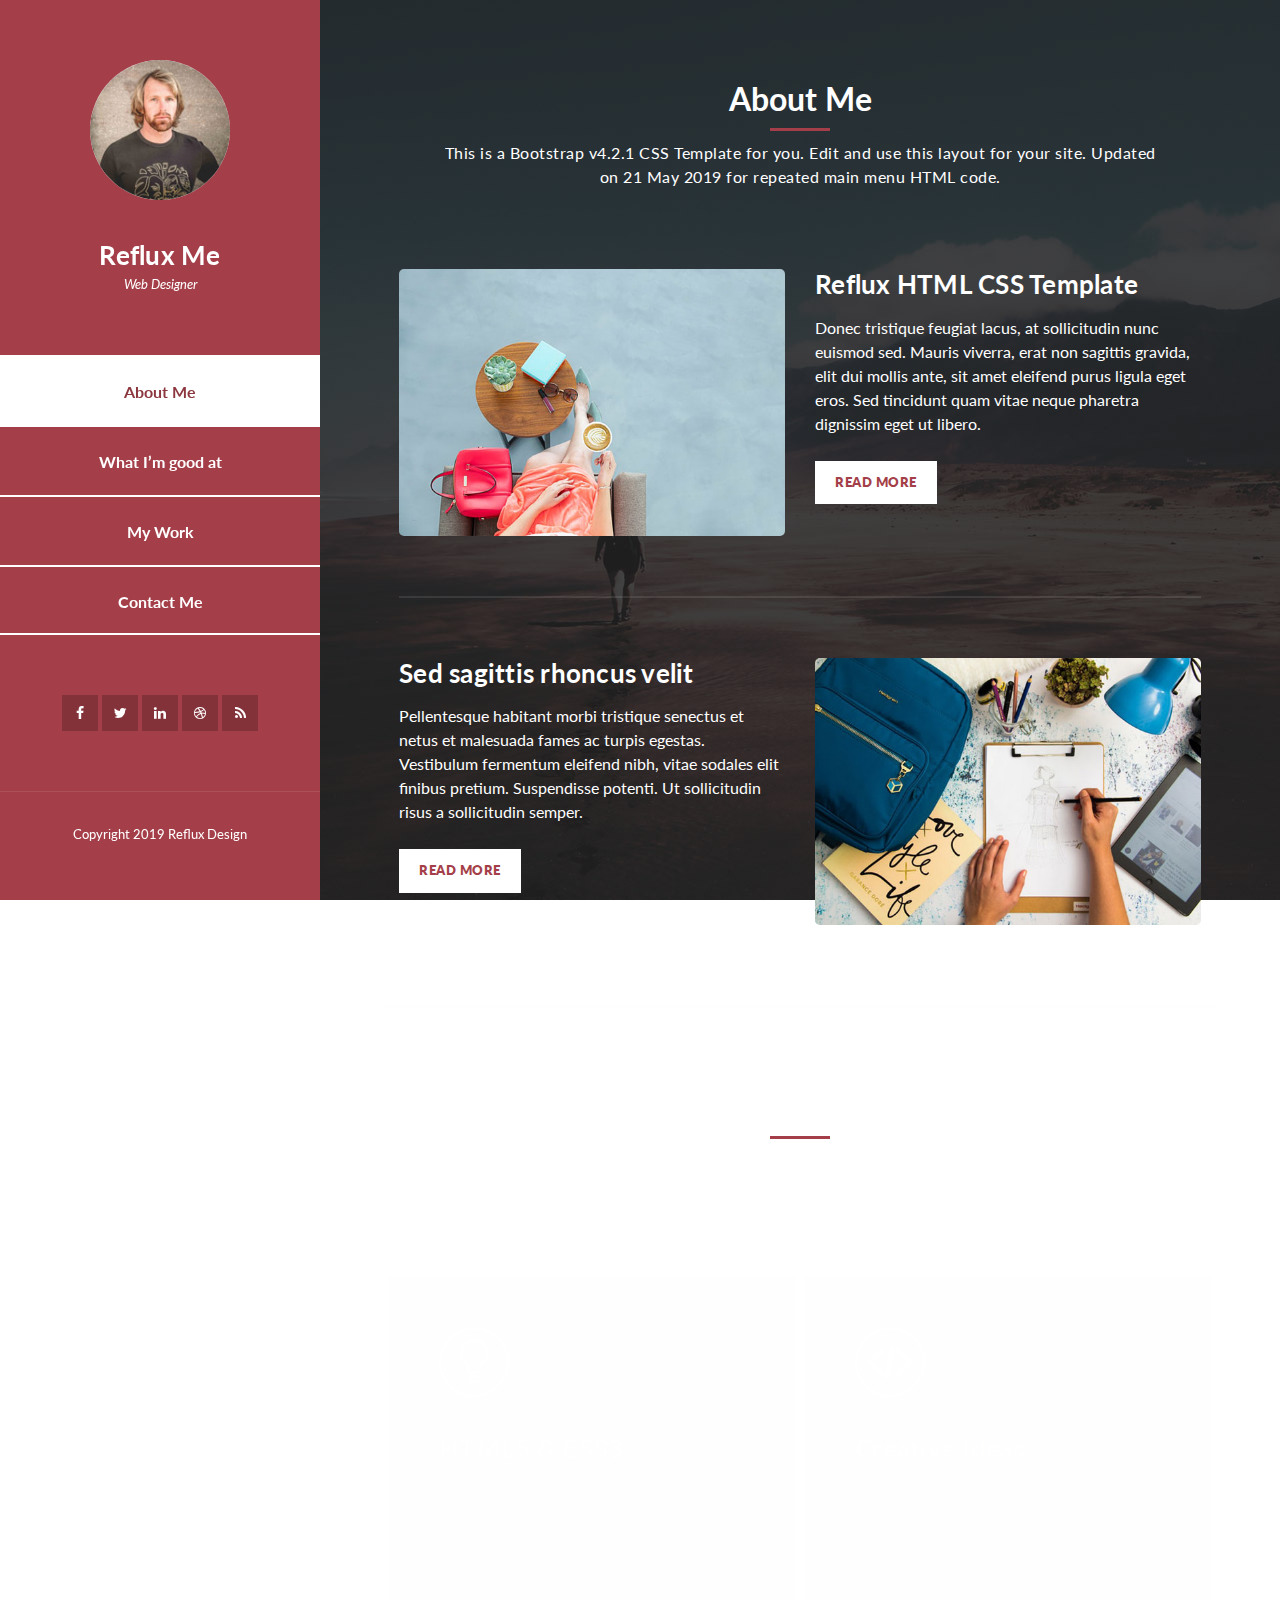
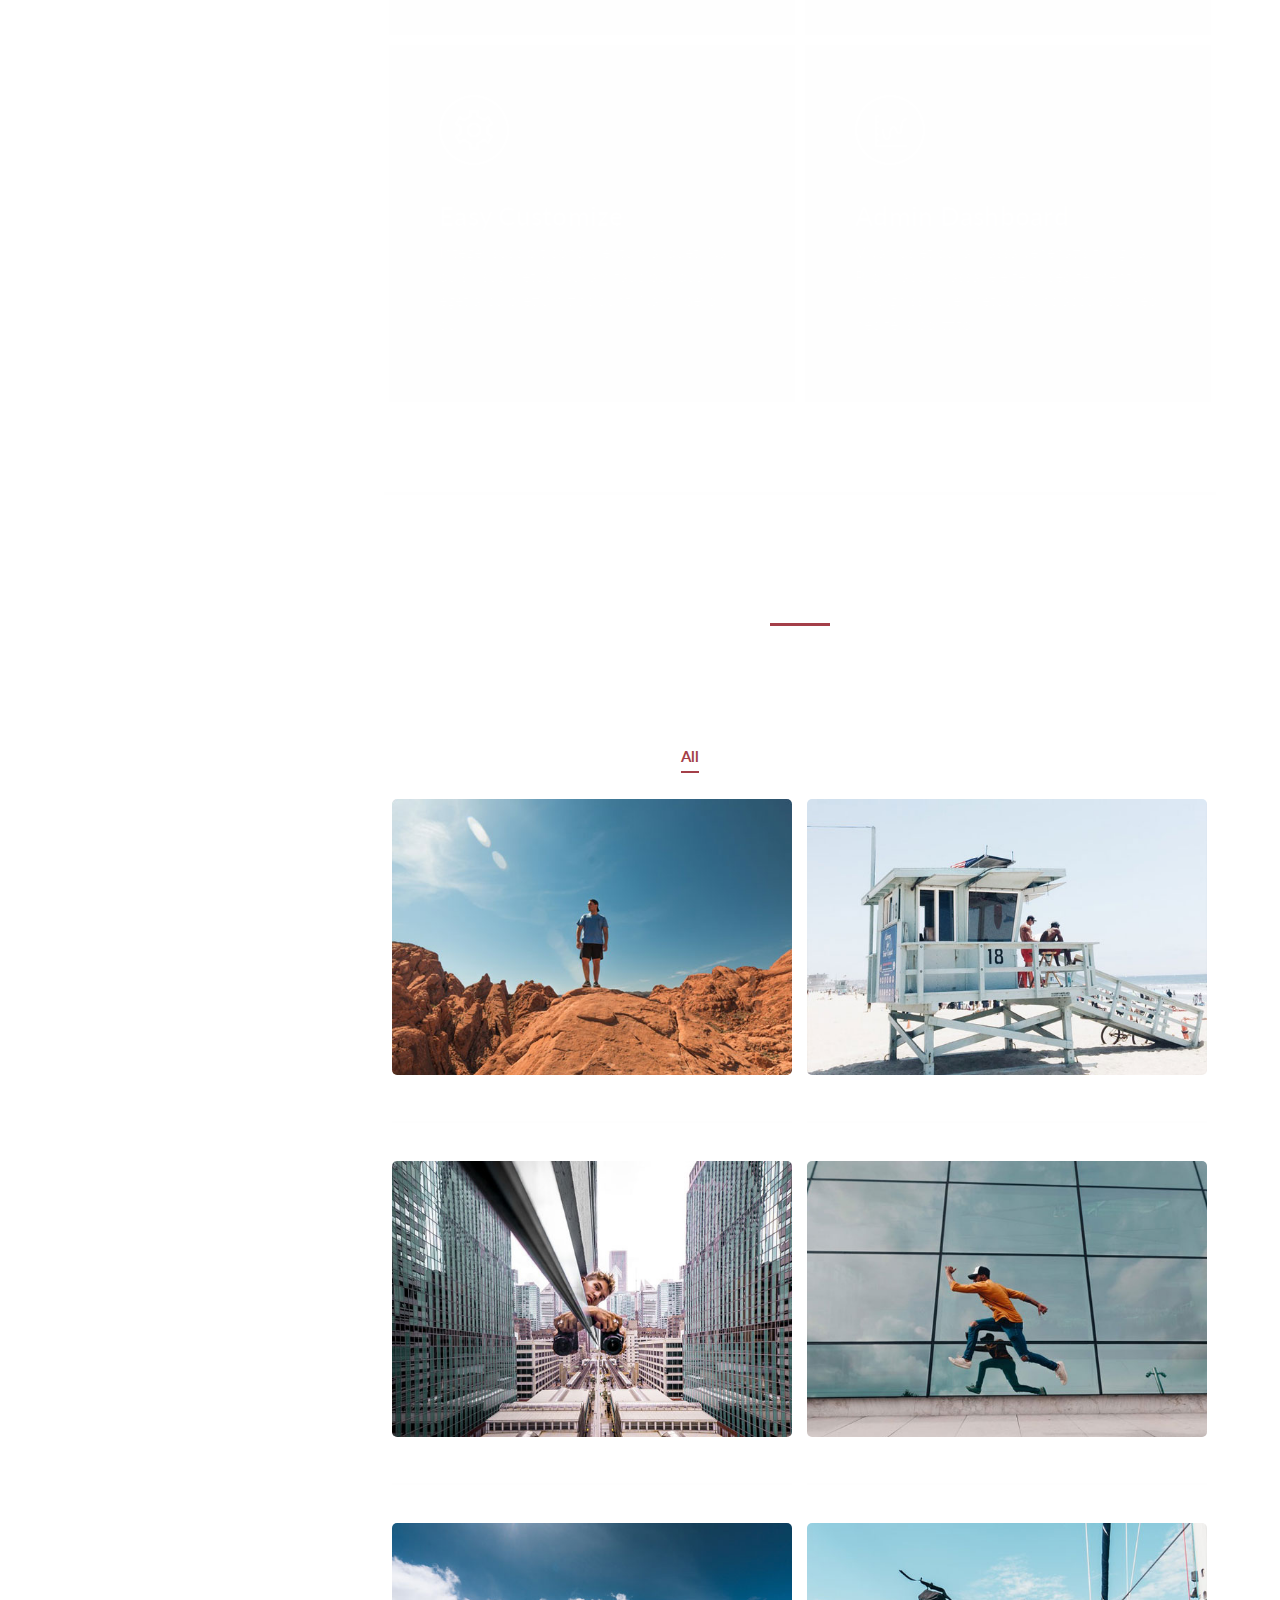
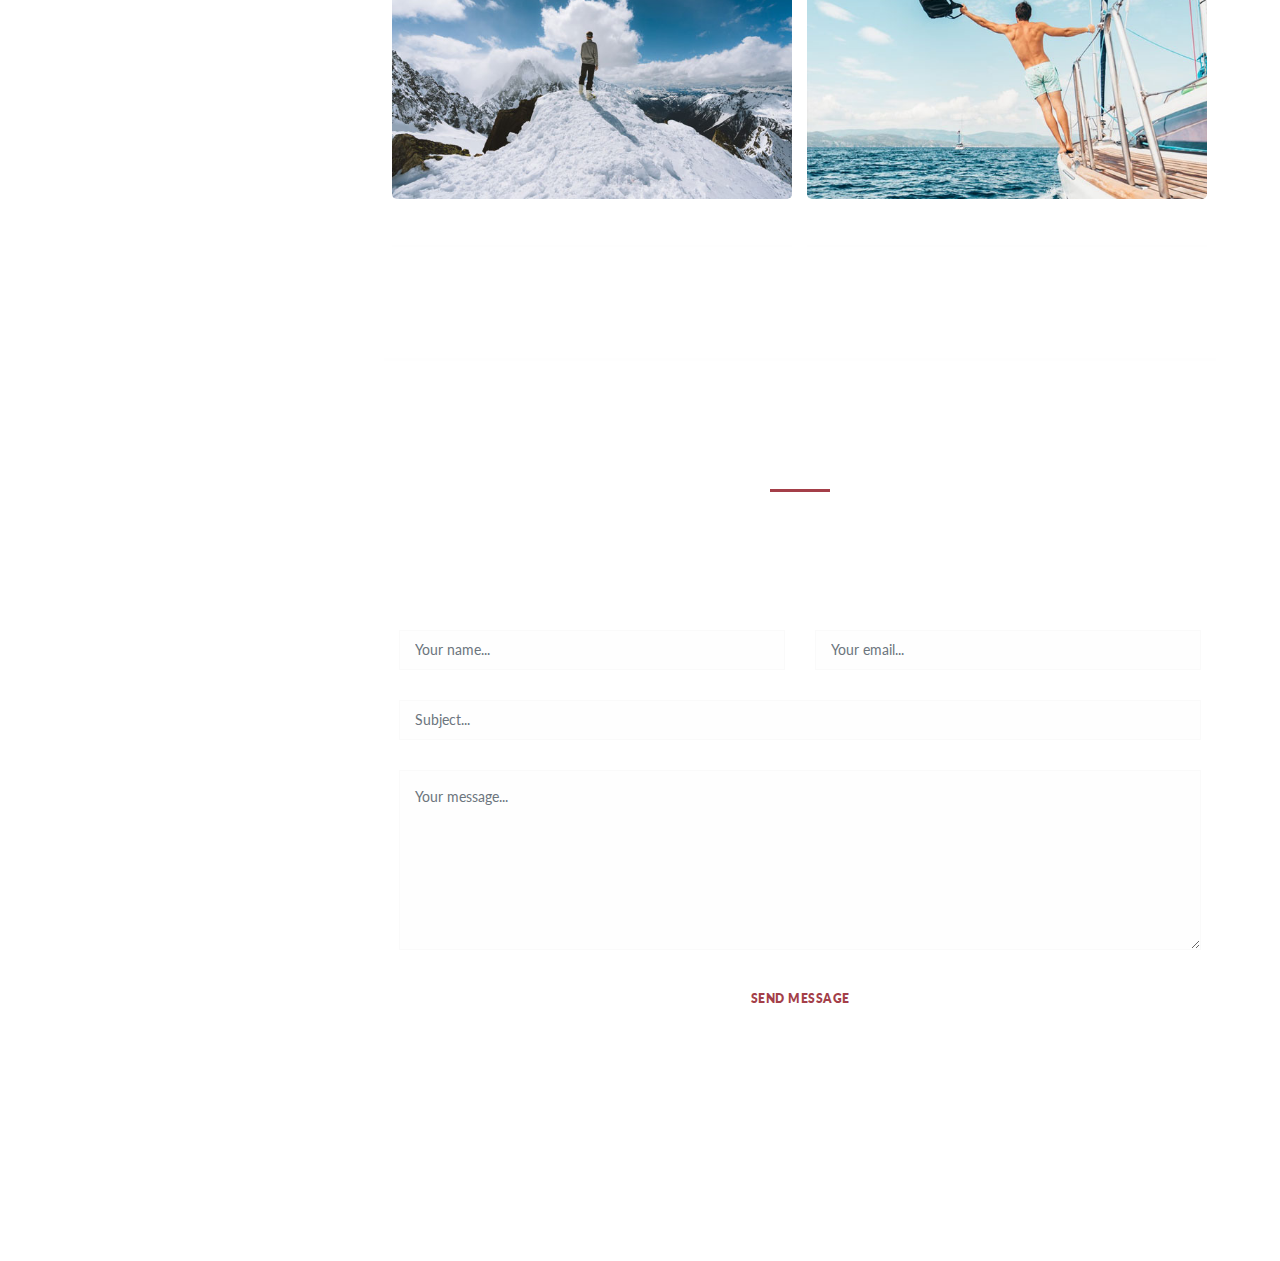
<file: theme/project/portofolio/reflux/index.html>
<!DOCTYPE html>
<html lang="en">
  <head>
    <meta charset="utf-8" />
    <meta
      name="viewport"
      content="width=device-width, initial-scale=1, shrink-to-fit=no"
    />
    <meta name="description" content="" />
    <meta name="author" content="" />
    <link
      href="https://fonts.googleapis.com/css?family=Lato:100,300,400,700,900"
      rel="stylesheet"
    />

    <title>Reflux HTML CSS Template</title>
<!--
Reflux Template
https://templatemo.com/tm-531-reflux
-->
    <!-- Bootstrap core CSS -->
    <link href="vendor/bootstrap/css/bootstrap.min.css" rel="stylesheet" />

    <!-- Additional CSS Files -->
    <link rel="stylesheet" href="assets/css/fontawesome.css" />
    <link rel="stylesheet" href="assets/css/templatemo-style.css" />
    <link rel="stylesheet" href="assets/css/owl.css" />
    <link rel="stylesheet" href="assets/css/lightbox.css" />
  </head>

  <body>
    <div id="page-wraper">
      <!-- Sidebar Menu -->
      <div class="responsive-nav">
        <i class="fa fa-bars" id="menu-toggle"></i>
        <div id="menu" class="menu">
          <i class="fa fa-times" id="menu-close"></i>
          <div class="container">
            <div class="image">
              <a href="#"><img src="assets/images/author-image.jpg" alt="" /></a>
            </div>
            <div class="author-content">
              <h4>Reflux Me</h4>
              <span>Web Designer</span>
            </div>
            <nav class="main-nav" role="navigation">
              <ul class="main-menu">
                <li><a href="#section1">About Me</a></li>
                <li><a href="#section2">What I’m good at</a></li>
                <li><a href="#section3">My Work</a></li>
                <li><a href="#section4">Contact Me</a></li>
              </ul>
            </nav>
            <div class="social-network">
              <ul class="soial-icons">
                <li>
                  <a href="https://fb.com/templatemo"
                    ><i class="fa fa-facebook"></i
                  ></a>
                </li>
                <li>
                  <a href="#"><i class="fa fa-twitter"></i></a>
                </li>
                <li>
                  <a href="#"><i class="fa fa-linkedin"></i></a>
                </li>
                <li>
                  <a href="#"><i class="fa fa-dribbble"></i></a>
                </li>
                <li>
                  <a href="#"><i class="fa fa-rss"></i></a>
                </li>
              </ul>
            </div>
            <div class="copyright-text">
              <p>Copyright 2019 Reflux Design</p>
            </div>
          </div>
        </div>
      </div>

      <section class="section about-me" data-section="section1">
        <div class="container">
          <div class="section-heading">
            <h2>About Me</h2>
            <div class="line-dec"></div>
            <span
              >This is a Bootstrap v4.2.1 CSS Template for you. Edit and use
              this layout for your site. Updated on 21 May 2019 for repeated main menu HTML code.</span
            >
          </div>
          <div class="left-image-post">
            <div class="row">
              <div class="col-md-6">
                <div class="left-image">
                  <img src="assets/images/left-image.jpg" alt="" />
                </div>
              </div>
              <div class="col-md-6">
                <div class="right-text">
                  <h4>Reflux HTML CSS Template</h4>
                  <p>
                    Donec tristique feugiat lacus, at sollicitudin nunc euismod
                    sed. Mauris viverra, erat non sagittis gravida, elit dui
                    mollis ante, sit amet eleifend purus ligula eget eros. Sed
                    tincidunt quam vitae neque pharetra dignissim eget ut
                    libero.
                  </p>
                  <div class="white-button">
                    <a href="#">Read More</a>
                  </div>
                </div>
              </div>
            </div>
          </div>
          <div class="right-image-post">
            <div class="row">
              <div class="col-md-6">
                <div class="left-text">
                  <h4>Sed sagittis rhoncus velit</h4>
                  <p>
                    Pellentesque habitant morbi tristique senectus et netus et
                    malesuada fames ac turpis egestas. Vestibulum fermentum
                    eleifend nibh, vitae sodales elit finibus pretium.
                    Suspendisse potenti. Ut sollicitudin risus a sollicitudin
                    semper.
                  </p>
                  <div class="white-button">
                    <a href="#">Read More</a>
                  </div>
                </div>
              </div>
              <div class="col-md-6">
                <div class="right-image">
                  <img src="assets/images/right-image.jpg" alt="" />
                </div>
              </div>
            </div>
          </div>
        </div>
      </section>

      <section class="section my-services" data-section="section2">
        <div class="container">
          <div class="section-heading">
            <h2>What I’m good at?</h2>
            <div class="line-dec"></div>
            <span
              >Curabitur leo felis, rutrum vitae varius eu, malesuada a tortor.
              Vestibulum congue leo et tellus aliquam, eu viverra nulla semper.
              Nullam eu faucibus diam. Donec eget massa ante.</span
            >
          </div>
          <div class="row">
            <div class="col-md-6">
              <div class="service-item">
                <div class="first-service-icon service-icon"></div>
                <h4>HTML5 &amp; CSS3</h4>
                <p>
                  Phasellus non convallis dolor. Integer tempor hendrerit arcu
                  at bibendum. Sed ac ante non metus vehicula congue quis eget
                  eros.
                </p>
              </div>
            </div>
            <div class="col-md-6">
              <div class="service-item">
                <div class="second-service-icon service-icon"></div>
                <h4>Creative Ideas</h4>
                <p>
                  Proin lacus massa, eleifend sed fermentum in, dignissim vel
                  metus. Nunc accumsan leo nec felis porttitor, ultricies
                  faucibus purus mollis.
                </p>
              </div>
            </div>
            <div class="col-md-6">
              <div class="service-item">
                <div class="third-service-icon service-icon"></div>
                <h4>Easy Customize</h4>
                <p>
                  Integer suscipit condimentum aliquet. Nam quis risus metus.
                  Nullam faucibus quam eget arcu pretium tincidunt. Nam libero
                  dui.
                </p>
              </div>
            </div>
            <div class="col-md-6">
              <div class="service-item">
                <div class="fourth-service-icon service-icon"></div>
                <h4>Admin Dashboard</h4>
                <p>
                  Vivamus et dui a massa venenatis fringilla. Proin lacus massa,
                  eleifend sed fermentum in, dignissim vel metus. Nunc accumsan
                  leo nec felis porttitor.
                </p>
              </div>
            </div>
          </div>
        </div>
      </section>

      <section class="section my-work" data-section="section3">
        <div class="container">
          <div class="section-heading">
            <h2>My Work</h2>
            <div class="line-dec"></div>
            <span
              >Aenean sollicitudin ex mauris, lobortis lobortis diam euismod sit
              amet. Duis ac elit vulputate, lobortis arcu quis, vehicula
              mauris.</span
            >
          </div>
          <div class="row">
            <div class="isotope-wrapper">
              <form class="isotope-toolbar">
                <label
                  ><input
                    type="radio"
                    data-type="*"
                    checked=""
                    name="isotope-filter"
                  />
                  <span>all</span></label
                >
                <label
                  ><input
                    type="radio"
                    data-type="people"
                    name="isotope-filter"
                  />
                  <span>people</span></label
                >
                <label
                  ><input
                    type="radio"
                    data-type="nature"
                    name="isotope-filter"
                  />
                  <span>nature</span></label
                >
                <label
                  ><input
                    type="radio"
                    data-type="animals"
                    name="isotope-filter"
                  />
                  <span>animals</span></label
                >
              </form>
              <div class="isotope-box">
                <div class="isotope-item" data-type="nature">
                  <figure class="snip1321">
                    <img
                      src="assets/images/portfolio-01.jpg"
                      alt="sq-sample26"
                    />
                    <figcaption>
                      <a
                        href="assets/images/portfolio-01.jpg"
                        data-lightbox="image-1"
                        data-title="Caption"
                        ><i class="fa fa-search"></i
                      ></a>
                      <h4>First Title</h4>
                      <span>free to use our template</span>
                    </figcaption>
                  </figure>
                </div>

                <div class="isotope-item" data-type="people">
                  <figure class="snip1321">
                    <img
                      src="assets/images/portfolio-02.jpg"
                      alt="sq-sample26"
                    />
                    <figcaption>
                      <a
                        href="assets/images/portfolio-02.jpg"
                        data-lightbox="image-1"
                        data-title="Caption"
                        ><i class="fa fa-search"></i
                      ></a>
                      <h4>Second Title</h4>
                      <span>please tell your friends</span>
                    </figcaption>
                  </figure>
                </div>

                <div class="isotope-item" data-type="animals">
                  <figure class="snip1321">
                    <img
                      src="assets/images/portfolio-03.jpg"
                      alt="sq-sample26"
                    />
                    <figcaption>
                      <a
                        href="assets/images/portfolio-03.jpg"
                        data-lightbox="image-1"
                        data-title="Caption"
                        ><i class="fa fa-search"></i
                      ></a>
                      <h4>Item Third</h4>
                      <span>customize anything</span>
                    </figcaption>
                  </figure>
                </div>

                <div class="isotope-item" data-type="people">
                  <figure class="snip1321">
                    <img
                      src="assets/images/portfolio-04.jpg"
                      alt="sq-sample26"
                    />
                    <figcaption>
                      <a
                        href="assets/images/portfolio-04.jpg"
                        data-lightbox="image-1"
                        data-title="Caption"
                        ><i class="fa fa-search"></i
                      ></a>
                      <h4>Item Fourth</h4>
                      <span>Re-distribution not allowed</span>
                    </figcaption>
                  </figure>
                </div>

                <div class="isotope-item" data-type="nature">
                  <figure class="snip1321">
                    <img
                      src="assets/images/portfolio-05.jpg"
                      alt="sq-sample26"
                    />
                    <figcaption>
                      <a
                        href="assets/images/portfolio-05.jpg"
                        data-lightbox="image-1"
                        data-title="Caption"
                        ><i class="fa fa-search"></i
                      ></a>
                      <h4>Fifth Awesome</h4>
                      <span>Ut sollicitudin risus</span>
                    </figcaption>
                  </figure>
                </div>

                <div class="isotope-item" data-type="animals">
                  <figure class="snip1321">
                    <img
                      src="assets/images/portfolio-06.jpg"
                      alt="sq-sample26"
                    />
                    <figcaption>
                      <a
                        href="assets/images/portfolio-06.jpg"
                        data-lightbox="image-1"
                        data-title="Caption"
                        ><i class="fa fa-search"></i
                      ></a>
                      <h4>Awesome Sixth</h4>
                      <span>Donec eget massa ante</span>
                    </figcaption>
                  </figure>
                </div>
              </div>
            </div>
          </div>
        </div>
      </section>

      <section class="section contact-me" data-section="section4">
        <div class="container">
          <div class="section-heading">
            <h2>Contact Me</h2>
            <div class="line-dec"></div>
            <span
              >Fusce eget nibh nec justo interdum condimentum. Morbi justo ex,
              efficitur at ante ac, tincidunt maximus ligula. Lorem ipsum dolor
              sit amet, consectetur adipiscing elit.</span
            >
          </div>
          <div class="row">
            <div class="right-content">
              <div class="container">
                <form id="contact" action="" method="post">
                  <div class="row">
                    <div class="col-md-6">
                      <fieldset>
                        <input
                          name="name"
                          type="text"
                          class="form-control"
                          id="name"
                          placeholder="Your name..."
                          required=""
                        />
                      </fieldset>
                    </div>
                    <div class="col-md-6">
                      <fieldset>
                        <input
                          name="email"
                          type="text"
                          class="form-control"
                          id="email"
                          placeholder="Your email..."
                          required=""
                        />
                      </fieldset>
                    </div>
                    <div class="col-md-12">
                      <fieldset>
                        <input
                          name="subject"
                          type="text"
                          class="form-control"
                          id="subject"
                          placeholder="Subject..."
                          required=""
                        />
                      </fieldset>
                    </div>
                    <div class="col-md-12">
                      <fieldset>
                        <textarea
                          name="message"
                          rows="6"
                          class="form-control"
                          id="message"
                          placeholder="Your message..."
                          required=""
                        ></textarea>
                      </fieldset>
                    </div>
                    <div class="col-md-12">
                      <fieldset>
                        <button type="submit" id="form-submit" class="button">
                          Send Message
                        </button>
                      </fieldset>
                    </div>
                  </div>
                </form>
              </div>
            </div>
          </div>
        </div>
      </section>
    </div>

    <!-- Scripts -->
    <!-- Bootstrap core JavaScript -->
    <script src="vendor/jquery/jquery.min.js"></script>
    <script src="vendor/bootstrap/js/bootstrap.bundle.min.js"></script>

    <script src="assets/js/isotope.min.js"></script>
    <script src="assets/js/owl-carousel.js"></script>
    <script src="assets/js/lightbox.js"></script>
    <script src="assets/js/custom.js"></script>
    <script>
      //according to loftblog tut
      $(".main-menu li:first").addClass("active");

      var showSection = function showSection(section, isAnimate) {
        var direction = section.replace(/#/, ""),
          reqSection = $(".section").filter(
            '[data-section="' + direction + '"]'
          ),
          reqSectionPos = reqSection.offset().top - 0;

        if (isAnimate) {
          $("body, html").animate(
            {
              scrollTop: reqSectionPos
            },
            800
          );
        } else {
          $("body, html").scrollTop(reqSectionPos);
        }
      };

      var checkSection = function checkSection() {
        $(".section").each(function() {
          var $this = $(this),
            topEdge = $this.offset().top - 80,
            bottomEdge = topEdge + $this.height(),
            wScroll = $(window).scrollTop();
          if (topEdge < wScroll && bottomEdge > wScroll) {
            var currentId = $this.data("section"),
              reqLink = $("a").filter("[href*=\\#" + currentId + "]");
            reqLink
              .closest("li")
              .addClass("active")
              .siblings()
              .removeClass("active");
          }
        });
      };

      $(".main-menu").on("click", "a", function(e) {
        e.preventDefault();
        showSection($(this).attr("href"), true);
      });

      $(window).scroll(function() {
        checkSection();
      });
    </script>
  </body>
</html>
</file>
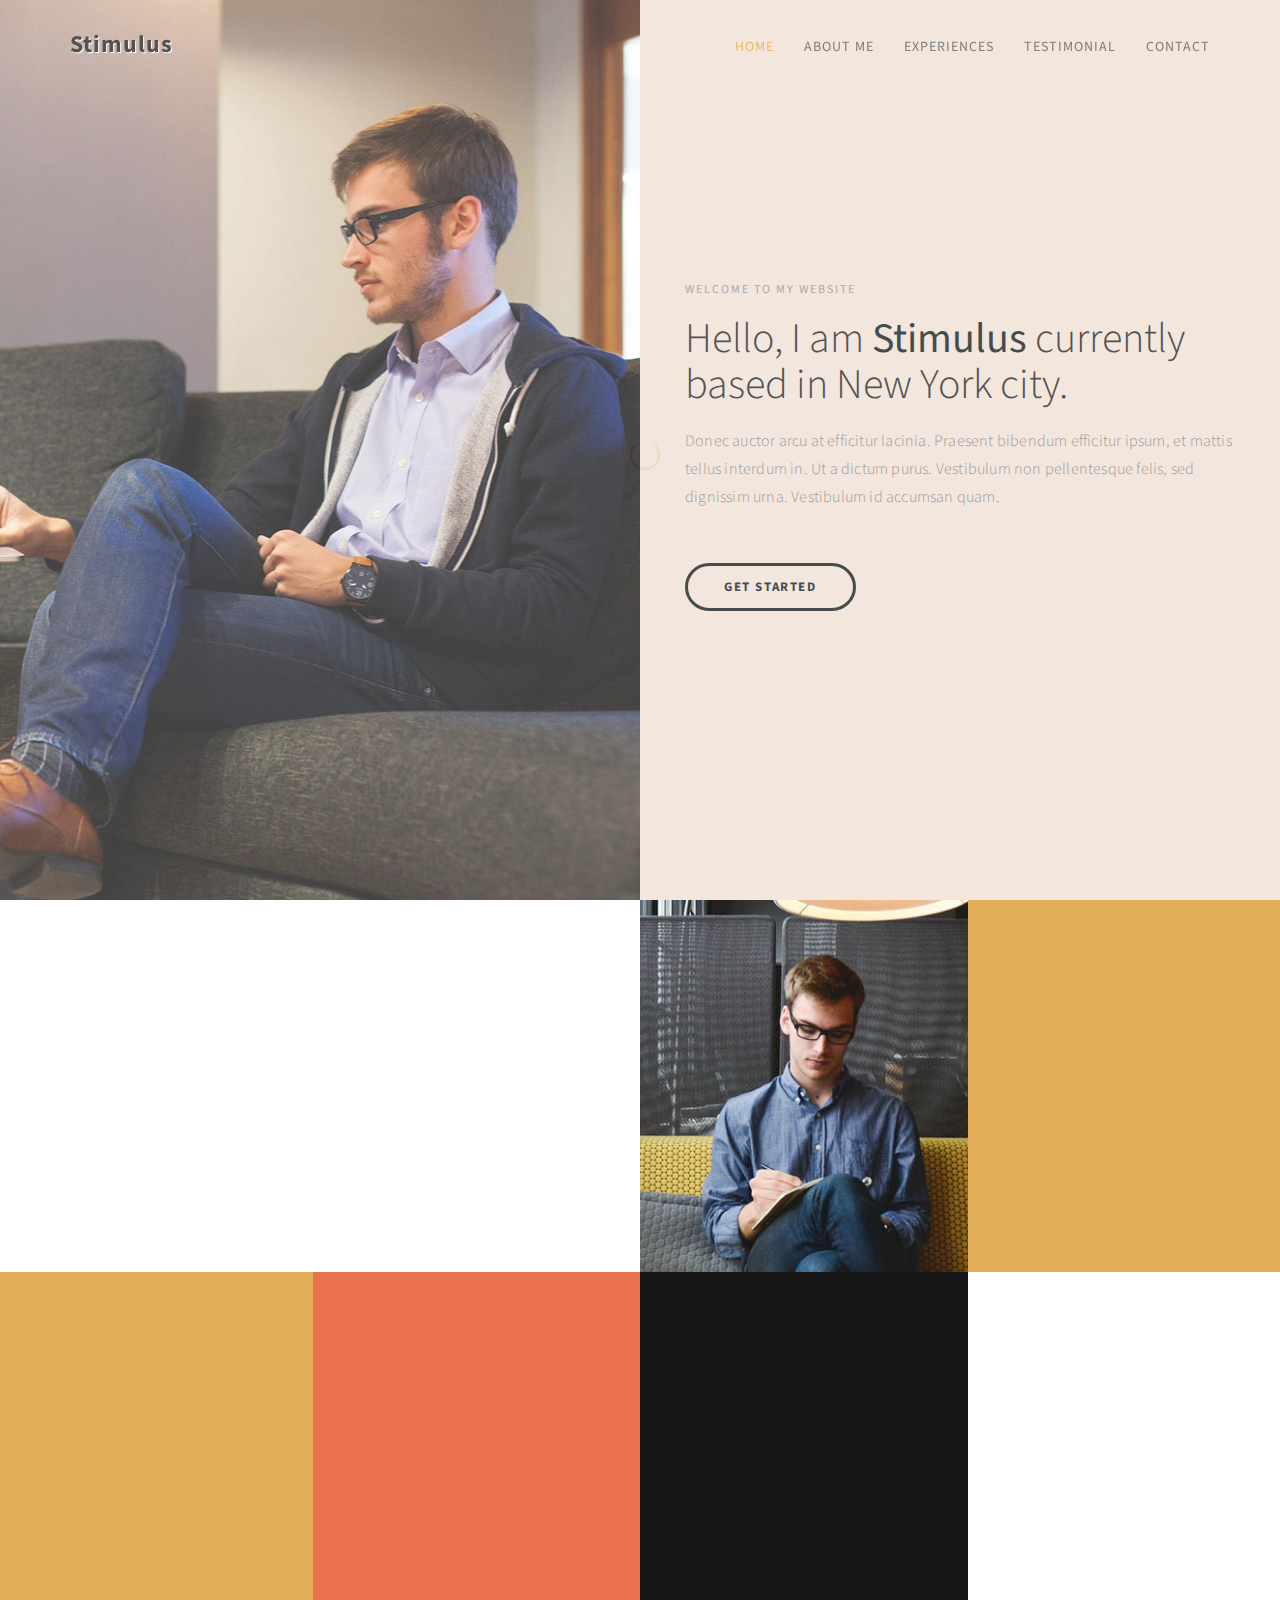
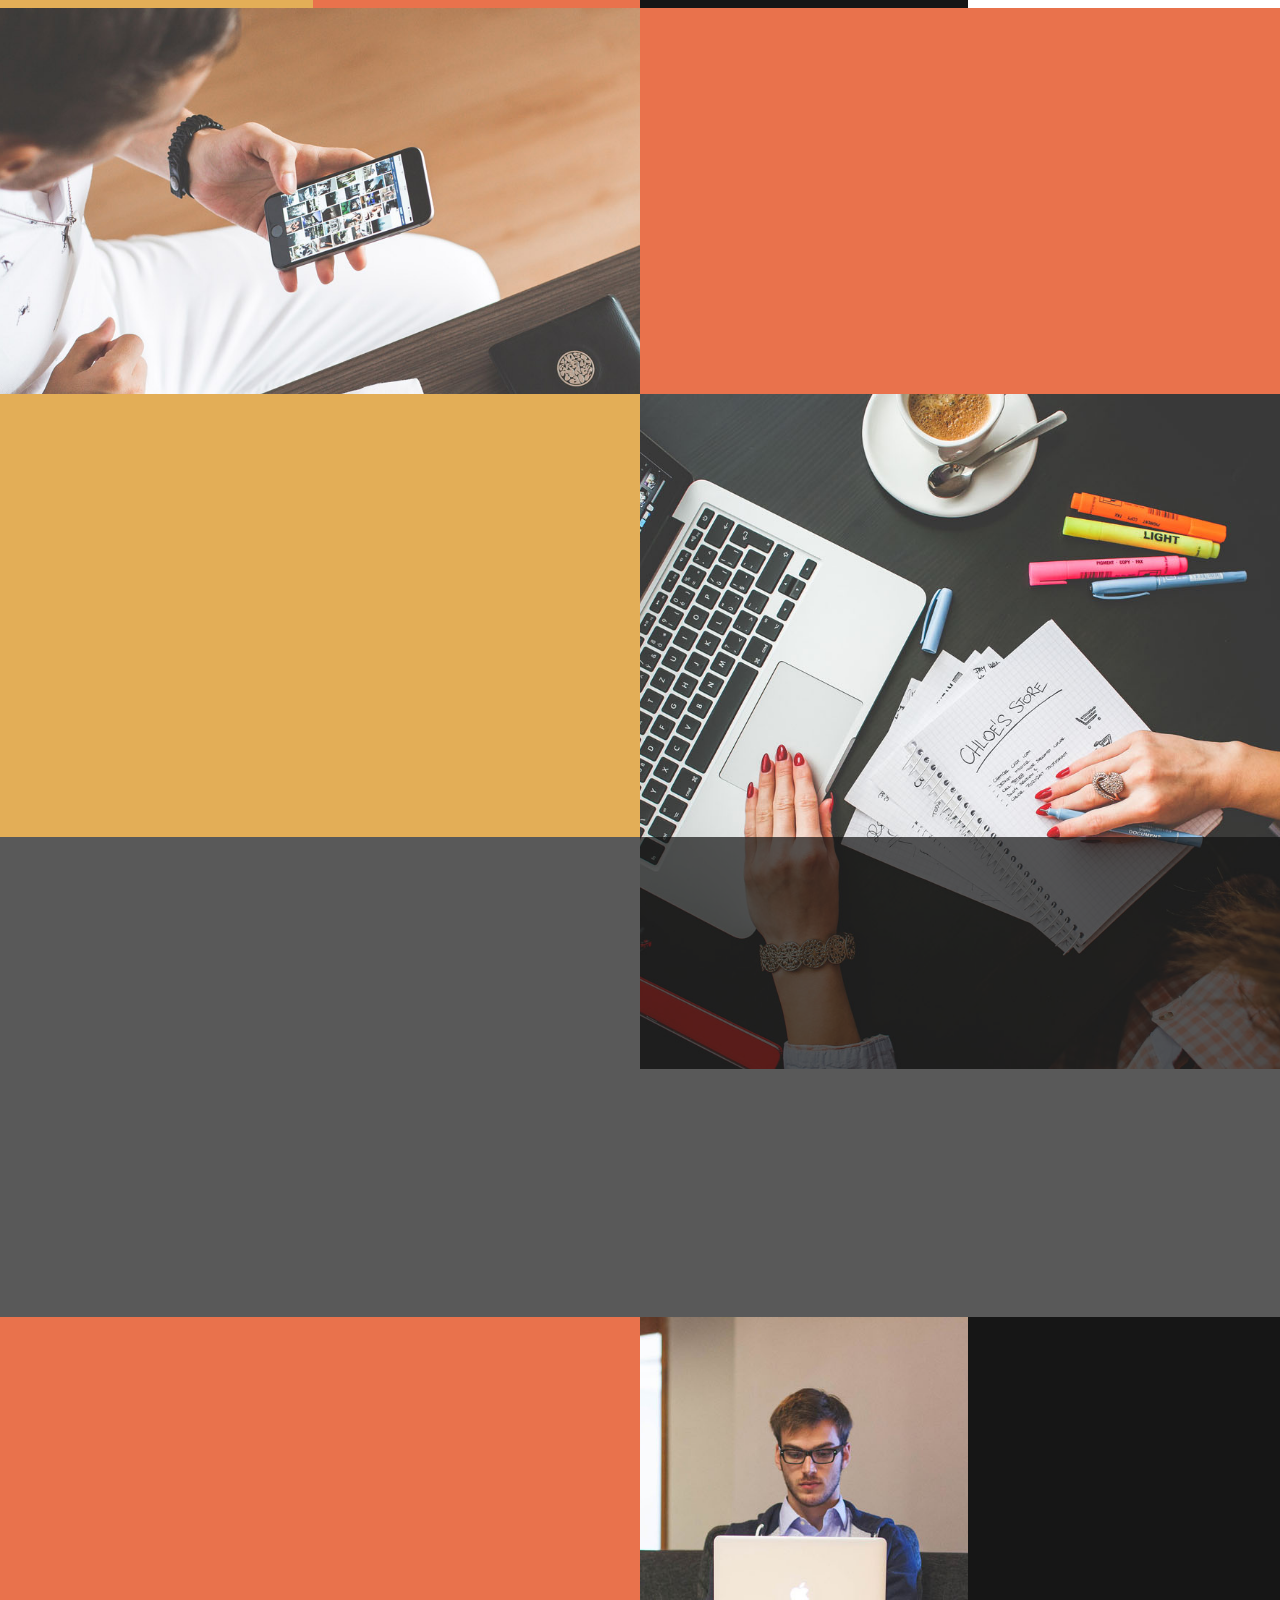
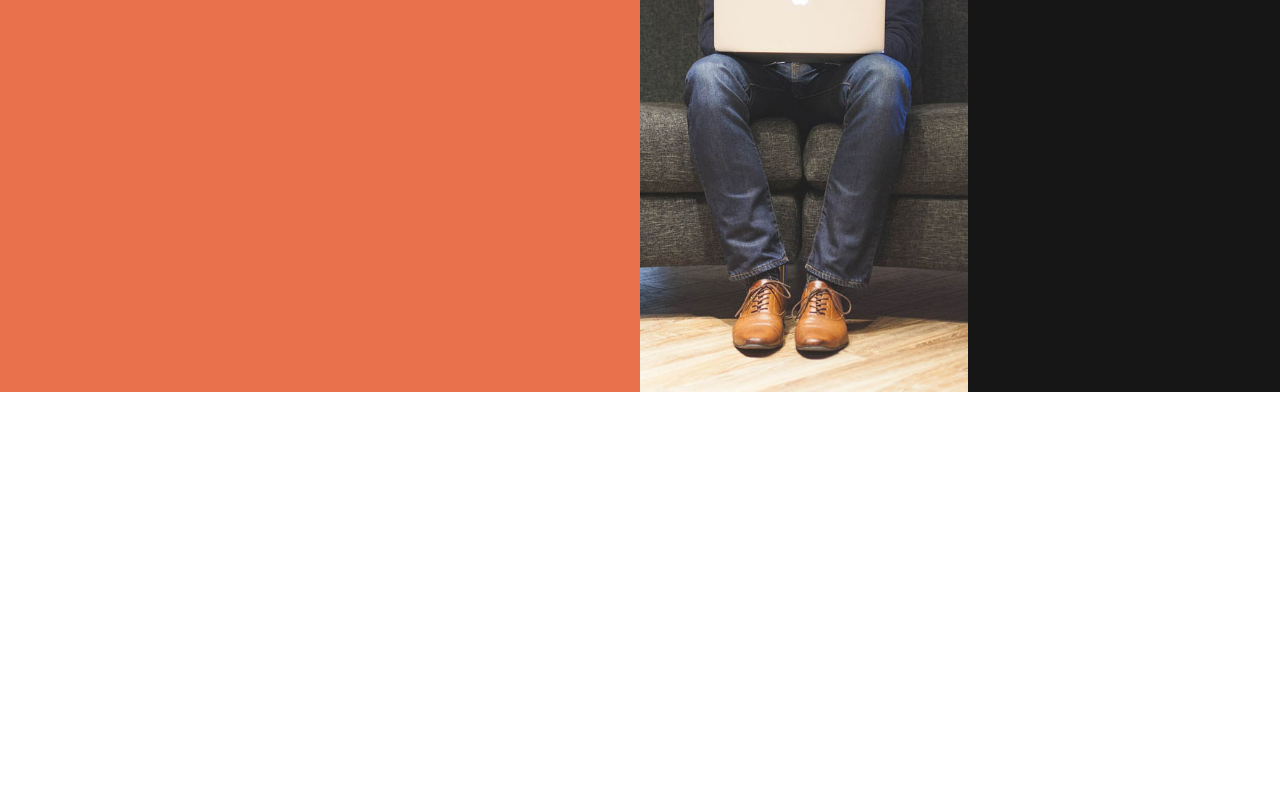
<file: theme/project/portofolio/stimulus/index.html>
<!DOCTYPE html>
<html lang="en">
<head>

<meta charset="UTF-8">
<meta http-equiv="X-UA-Compatible" content="IE=Edge">
<meta name="description" content="">
<meta name="keywords" content="">
<meta name="author" content="templatemo">
<meta name="viewport" content="width=device-width, initial-scale=1, maximum-scale=1">

<title>Stimulus HTML CSS Template</title>
<!--
Stimulus Template
http://www.templatemo.com/tm-498-stimulus
-->
<link rel="stylesheet" href="css/bootstrap.min.css">
<link rel="stylesheet" href="css/animate.css">
<link rel="stylesheet" href="css/font-awesome.min.css">
<link rel="stylesheet" href="css/templatemo-style.css">

<link href="https://fonts.googleapis.com/css?family=Source+Sans+Pro:300,400,700" rel="stylesheet">

</head>
<body data-spy="scroll" data-target=".navbar-collapse" data-offset="50">


<!-- PRE LOADER -->

<div class="preloader">
     <div class="spinner">
          <span class="spinner-rotate"></span>
     </div>
</div>


<!-- Navigation Section -->

<div class="navbar navbar-fixed-top custom-navbar" role="navigation">
     <div class="container">

          <!-- navbar header -->
          <div class="navbar-header">
               <button class="navbar-toggle" data-toggle="collapse" data-target=".navbar-collapse">
                    <span class="icon icon-bar"></span>
                    <span class="icon icon-bar"></span>
                    <span class="icon icon-bar"></span>
               </button>
               <a href="#" class="navbar-brand">Stimulus</a>
          </div>

          <div class="collapse navbar-collapse">
               <ul class="nav navbar-nav navbar-right">
                    <li><a href="#home" class="smoothScroll">Home</a></li>
                    <li><a href="#about" class="smoothScroll">About Me</a></li>
                    <li><a href="#experience" class="smoothScroll">Experiences</a></li>
                    <li><a href="#quotes" class="smoothScroll">Testimonial</a></li>
                    <li><a href="#contact" class="smoothScroll">Contact</a></li>
               </ul>
          </div>

     </div>
</div>


<!-- Home Section -->

<section id="home" class="parallax-section">
     <div class="container">
          <div class="row">

               <div class="col-md-6 col-sm-6">
                    <div class="home-img"></div>
               </div>

               <div class="col-md-6 col-sm-6">
                    <div class="home-thumb">
                         <div class="section-title">
                              <h4 class="wow fadeInUp" data-wow-delay="0.3s">welcome to my website</h4>
                              <h1 class="wow fadeInUp" data-wow-delay="0.6s">Hello, I am <strong>Stimulus</strong> currently based in New York city.</h1>
                              <p class="wow fadeInUp" data-wow-delay="0.9s">Donec auctor arcu at efficitur lacinia. Praesent bibendum efficitur ipsum, et mattis tellus interdum in. Ut a dictum purus. Vestibulum non pellentesque felis, sed dignissim urna. Vestibulum id accumsan quam.</p>
                              
                              <a href="#about" class="wow fadeInUp smoothScroll section-btn btn btn-success" data-wow-delay="1.4s">Get Started</a>
                              
                         </div>
                    </div>
               </div>


          </div>
     </div>
</section>


<!-- About Section -->

<section id="about" class="parallax-section">
     <div class="container">
          <div class="row">

               <div class="col-md-6 col-sm-12">
                    <div class="about-thumb">
                         <div class="wow fadeInUp section-title" data-wow-delay="0.4s">
                              <h1>Donec auctor</h1>
                              <p class="color-yellow">Sed vulputate vitae diam quis bibendum</p>
                         </div>
                         <div class="wow fadeInUp" data-wow-delay="0.8s">
                              <p>Phasellus vulputate tellus nec tortor varius elementum. Curabitur at pulvinar ante. Duis dui urna, faucibus eget felis eu, iaculis congue sem. Mauris convallis eros massa.</p>
                              <p>Quisque viverra iaculis aliquam. Etiam volutpat, justo non aliquam bibendum, sem nibh mollis erat, quis porta odio odio at velit.</p>
                         </div>
                    </div>
               </div>

               <div class="col-md-3 col-sm-6">
                    <div class="background-image about-img"></div>
               </div>

               <div class="bg-yellow col-md-3 col-sm-6">
                    <div class="skill-thumb">
                         <div class="wow fadeInUp section-title color-white" data-wow-delay="1.2s">
                              <h1>My Skills</h1>
                              <p class="color-white">Photoshop . HTML CSS JS . Web Design</p>
                         </div>

                         <div class=" wow fadeInUp skills-thumb" data-wow-delay="1.6s">
                         <strong>Frontend Design</strong>
                              <span class="color-white pull-right">90%</span>
                                   <div class="progress">
                                        <div class="progress-bar progress-bar-primary" role="progressbar" aria-valuenow="90" aria-valuemin="0" aria-valuemax="100" style="width: 90%;"></div>
                                   </div>

                         <strong>Backend processing</strong>
                              <span class="color-white pull-right">70%</span>
                                   <div class="progress">
                                        <div class="progress-bar progress-bar-primary" role="progressbar" aria-valuenow="70" aria-valuemin="0" aria-valuemax="100" style="width: 70%;"></div>
                                   </div>

                         <strong>HTML5 & CSS3</strong>
                              <span class="color-white pull-right">80%</span>
                                   <div class="progress">
                                        <div class="progress-bar progress-bar-primary" role="progressbar" aria-valuenow="80" aria-valuemin="0" aria-valuemax="100" style="width: 80%;"></div>
                                   </div>
                         </div>

                    </div>
               </div>

          </div>
     </div>
</section>


<!-- Service Section -->

<section id="service" class="parallax-section">
     <div class="container">
          <div class="row">

               <div class="bg-yellow col-md-3 col-sm-6">
                    <div class="wow fadeInUp color-white service-thumb" data-wow-delay="0.8s">
                         <i class="fa fa-desktop"></i>
                              <h3>Interface Design</h3>
                              <p class="color-white">Phasellus vulputate tellus nec tortor varius elementum. Curabitur at pulvinar ante.</p>
                    </div>
               </div>

               <div class="col-md-3 col-sm-6">
                    <div class="wow fadeInUp color-white service-thumb" data-wow-delay="1.2s">
                         <i class="fa fa-paper-plane"></i>
                              <h3>Media Strategy</h3>
                              <p class="color-white">Curabitur at pulvinar ante. Duis dui urna, faucibus eget felis eu, iaculis congue sem.</p>
                    </div>
               </div>

               <div class="bg-dark col-md-3 col-sm-6">
                    <div class="wow fadeInUp color-white service-thumb" data-wow-delay="1.6s">
                         <i class="fa fa-table"></i>
                              <h3>Mobile App</h3>
                              <p class="color-white">Mauris convallis eros massa, vitae euismod arcu tempus ut. Quisque viverra iaculis.</p>
                    </div>
               </div>

               <div class="bg-white col-md-3 col-sm-6">
                    <div class="wow fadeInUp service-thumb" data-wow-delay="1.8s">
                         <i class="fa fa-html5"></i>
                              <h3>Coding</h3>
                              <p>Mauris convallis eros massa, vitae euismod arcu tempus ut. Quisque viverra iaculis.</p>
                    </div>
               </div>

          </div>
     </div>
</section>


<!-- Experience Section -->

<section id="experience" class="parallax-section">
     <div class="container">
          <div class="row">

               <div class="col-md-6 col-sm-6">
                    <div class="background-image experience-img"></div>
               </div>

               <div class="col-md-6 col-sm-6">
                    <div class="color-white experience-thumb">
                         <div class="wow fadeInUp section-title" data-wow-delay="0.8s">
                              <h1>My Experiences</h1>
                              <p class="color-white">Previous companies and my tasks</p>
                         </div>

                         <div class="wow fadeInUp color-white media" data-wow-delay="1.2s">
                              <div class="media-object media-left">
                                   <i class="fa fa-laptop"></i>
                              </div>
                              <div class="media-body">
                                   <h3 class="media-heading">Graphic Designer <small>2014 Jul - 2015 Sep</small></h3>
                                   <p class="color-white">Lorem ipsum dolor sit amet, consectetur adipisicing elit.</p>
                              </div>
                         </div>

                         <div class="wow fadeInUp color-white media" data-wow-delay="1.6s">
                              <div class="media-object media-left">
                                   <i class="fa fa-laptop"></i>
                              </div>
                              <div class="media-body">
                                   <h3 class="media-heading">Web Designer <small>2015 Oct - 2017 Jan</small></h3>
                                   <p class="color-white">Lorem ipsum dolor sit amet, consectetur adipisicing elit.</p>
                              </div>
                         </div>

                    </div>
               </div>

          </div>
     </div>
</section>


<!-- Education Section -->

<section id="education" class="parallax-section">
     <div class="container">
          <div class="row">

               <div class="col-md-6 col-sm-6">
                    <div class="color-white education-thumb">
                         <div class="wow fadeInUp section-title" data-wow-delay="0.8s">
                              <h1>My Education</h1>
                              <p class="color-white">In cursus orci non ipsum gravida dignissim</p>
                         </div>

                         <div class="wow fadeInUp color-white media" data-wow-delay="1.2s">
                              <div class="media-object media-left">
                                   <i class="fa fa-laptop"></i>
                              </div>
                              <div class="media-body">
                                   <h3 class="media-heading">Master in Design <small>2012 Jan - 2014 May</small></h3>
                                   <p class="color-white">Etiam iaculis elit in mauris ullamcorper auctor. Proin a sapien id orci ullamcorper dignissim eu in neque. </p>
                              </div>
                         </div>

                         <div class="wow fadeInUp color-white media" data-wow-delay="1.6s">
                              <div class="media-object media-left">
                                   <i class="fa fa-laptop"></i>
                              </div>
                              <div class="media-body">
                                   <h3 class="media-heading">Bachelor of Arts <small>2008 May - 2011 Dec</small></h3>
                                   <p class="color-white">Orci varius natoque penatibus et magnis dis parturient montes, nascetur ridiculus mus.</p>
                              </div>
                         </div>

                    </div>
               </div>

               <div class="col-md-6 col-sm-6">
                    <div class="background-image education-img"></div>
               </div>

          </div>
     </div>
</section>


<!-- Quotes Section -->

<section id="quotes" class="parallax-section">
     <div class="overlay"></div>
     <div class="container">
          <div class="row">

               <div class="col-md-offset-1 col-md-10 col-sm-12">
                    <i class="wow fadeInUp fa fa-star" data-wow-delay="0.6s"></i>
                    <h2 class="wow fadeInUp" data-wow-delay="0.8s">Proin lobortis eu diam et facilisis. Fusce nisi nibh, molestie in vestibulum quis, auctor et orci.</h2>
                    <p class="wow fadeInUp" data-wow-delay="1s">Curabitur at pulvinar ante. Duis dui urna, faucibus eget felis eu, iaculis congue sem.</p>
               </div>

          </div>
     </div>
</section>


<!-- Contact Section -->

<section id="contact" class="parallax-section">
     <div class="container">
          <div class="row">

               <div class="col-md-6 col-sm-12">
                    <div class="contact-form">
                         <div class="wow fadeInUp section-title" data-wow-delay="0.2s">
                              <h1 class="color-white">Say hello..</h1>
                              <p class="color-white">Integer ut consectetur est. In cursus orci non ipsum gravida dignissim.</p>
                         </div>

                         <div id="contact-form">
                              <form action="#template-mo" method="post">
                                   <div class="wow fadeInUp" data-wow-delay="1s">
                                        <input name="fullname" type="text" class="form-control" id="fullname" placeholder="Your Name">
                                   </div>
                                   <div class="wow fadeInUp" data-wow-delay="1.2s">
                                        <input name="email" type="email" class="form-control" id="email" placeholder="Your Email">
                                   </div>
                                   <div class="wow fadeInUp" data-wow-delay="1.4s">
                                        <textarea name="message" rows="5" class="form-control" id="message" placeholder="Write your message..."></textarea>
                                   </div>
                                   <div class="wow fadeInUp col-md-6 col-sm-8" data-wow-delay="1.6s">
                                        <input name="submit" type="submit" class="form-control" id="submit" value="Send">
                                   </div>
                              </form>
                         </div>

                    </div>
               </div>

               <div class="col-md-3 col-sm-6">
                    <div class="background-image contact-img"></div>
               </div>

               <div class="bg-dark col-md-3 col-sm-6">
                    <div class="contact-thumb">
                         <div class="wow fadeInUp contact-info" data-wow-delay="0.6s">
                              <h3 class="color-white">Visit my office</h3>
                              <p>456 New Street 22000, New York City, USA</p>
                         </div>

                         <div class="wow fadeInUp contact-info" data-wow-delay="0.8s">
                              <h3 class="color-white">Contact.</h3>
                              <p><i class="fa fa-phone"></i> 01-0110-0220</p>
                              <p><i class="fa fa-envelope-o"></i> <a href="mailto:hello@company.co">hello@company.co</a></p>
                              <p><i class="fa fa-globe"></i> <a href="#">company.co</a></p>
                         </div>

                    </div>
               </div>

          </div>
     </div>
</section>


<!-- Footer Section -->

<footer>
	<div class="container">
		<div class="row">

               <div class="col-md-12 col-sm-12">
                    <div class="wow fadeInUp footer-copyright" data-wow-delay="1.8s">
                         <p>Copyright &copy; 2016 Your Company
                    
                    | Design: <a href="http://www.google.com/+templatemo" target="_parent">templatemo</a></p>
                    </div>
				<ul class="wow fadeInUp social-icon" data-wow-delay="2s">
                         <li><a href="#" class="fa fa-facebook"></a></li>
                         <li><a href="#" class="fa fa-twitter"></a></li>
                         <li><a href="#" class="fa fa-google-plus"></a></li>
                         <li><a href="#" class="fa fa-dribbble"></a></li>
                         <li><a href="#" class="fa fa-linkedin"></a></li>
                    </ul>
               </div>
			
		</div>
	</div>
</footer>

<!-- SCRIPTS -->

<script src="js/jquery.js"></script>
<script src="js/bootstrap.min.js"></script>
<script src="js/jquery.parallax.js"></script>
<script src="js/smoothscroll.js"></script>
<script src="js/wow.min.js"></script>
<script src="js/custom.js"></script>

</body>
</html>
</file>
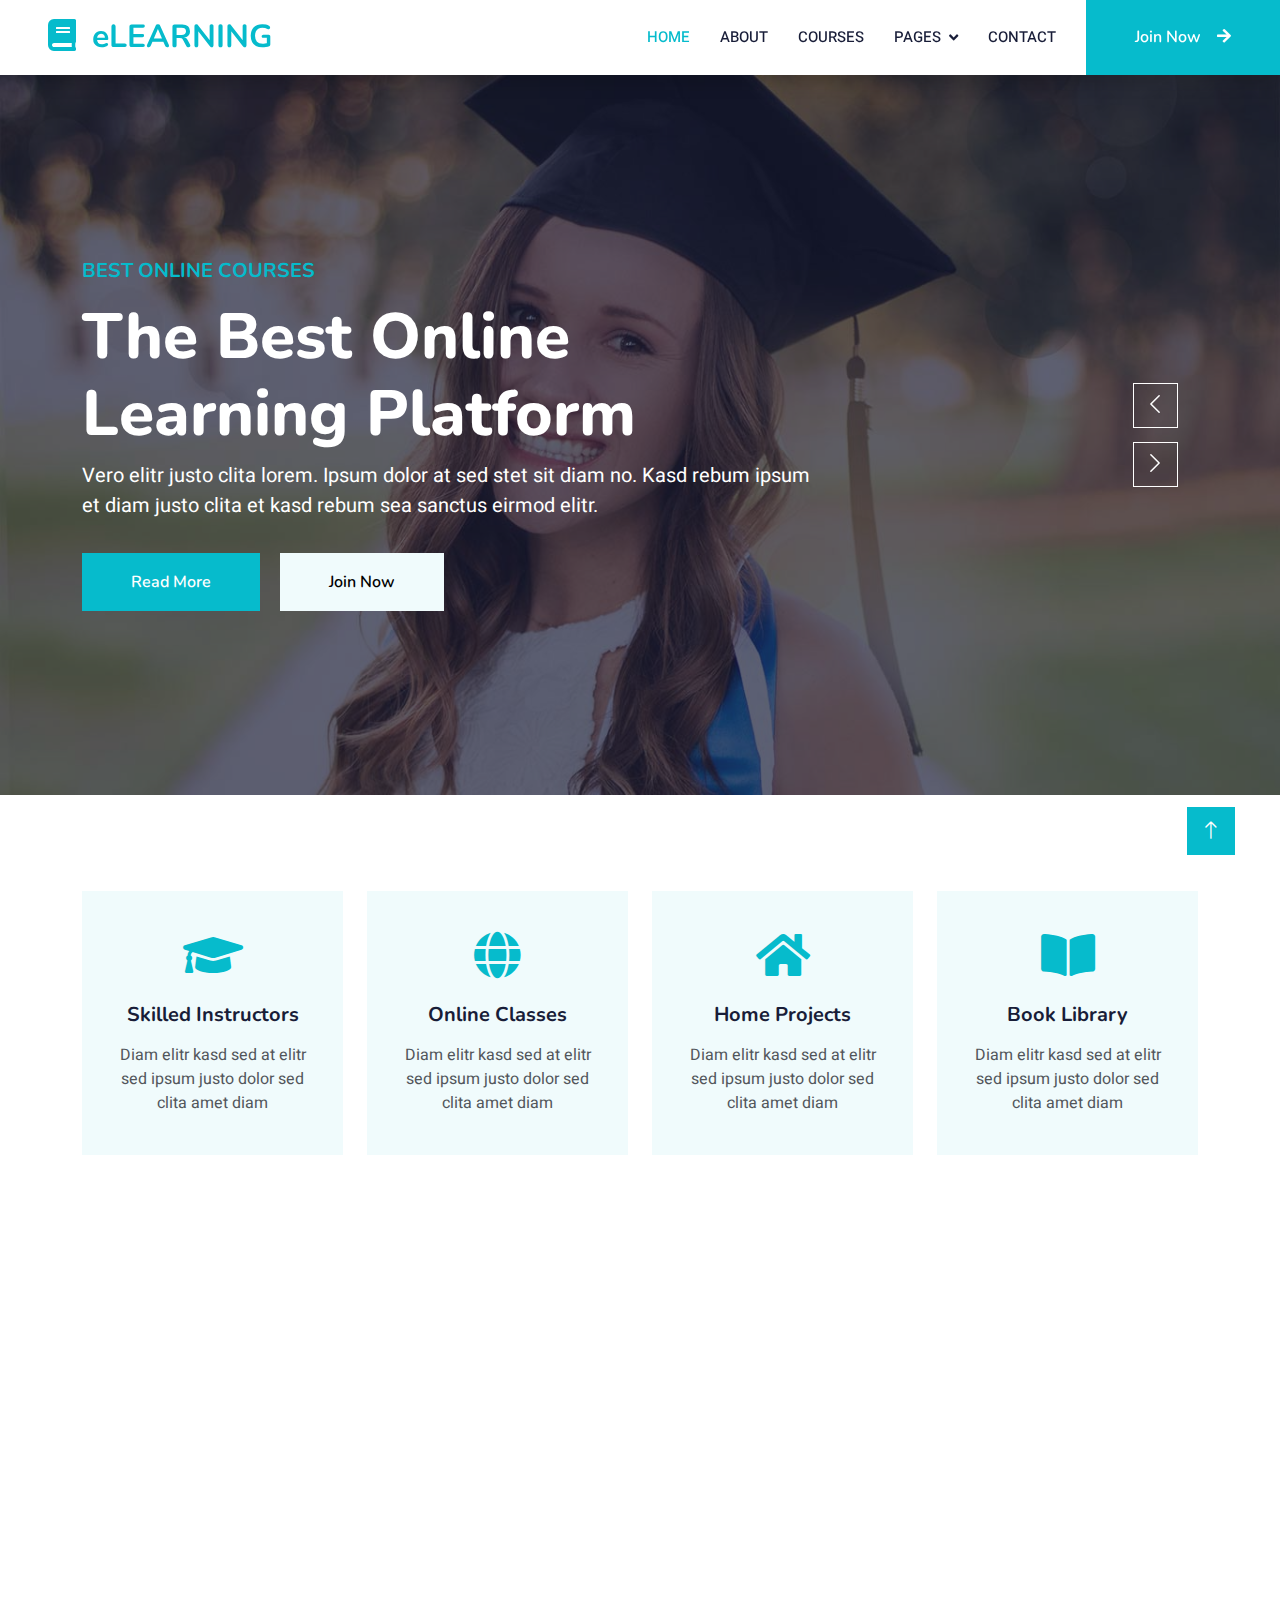
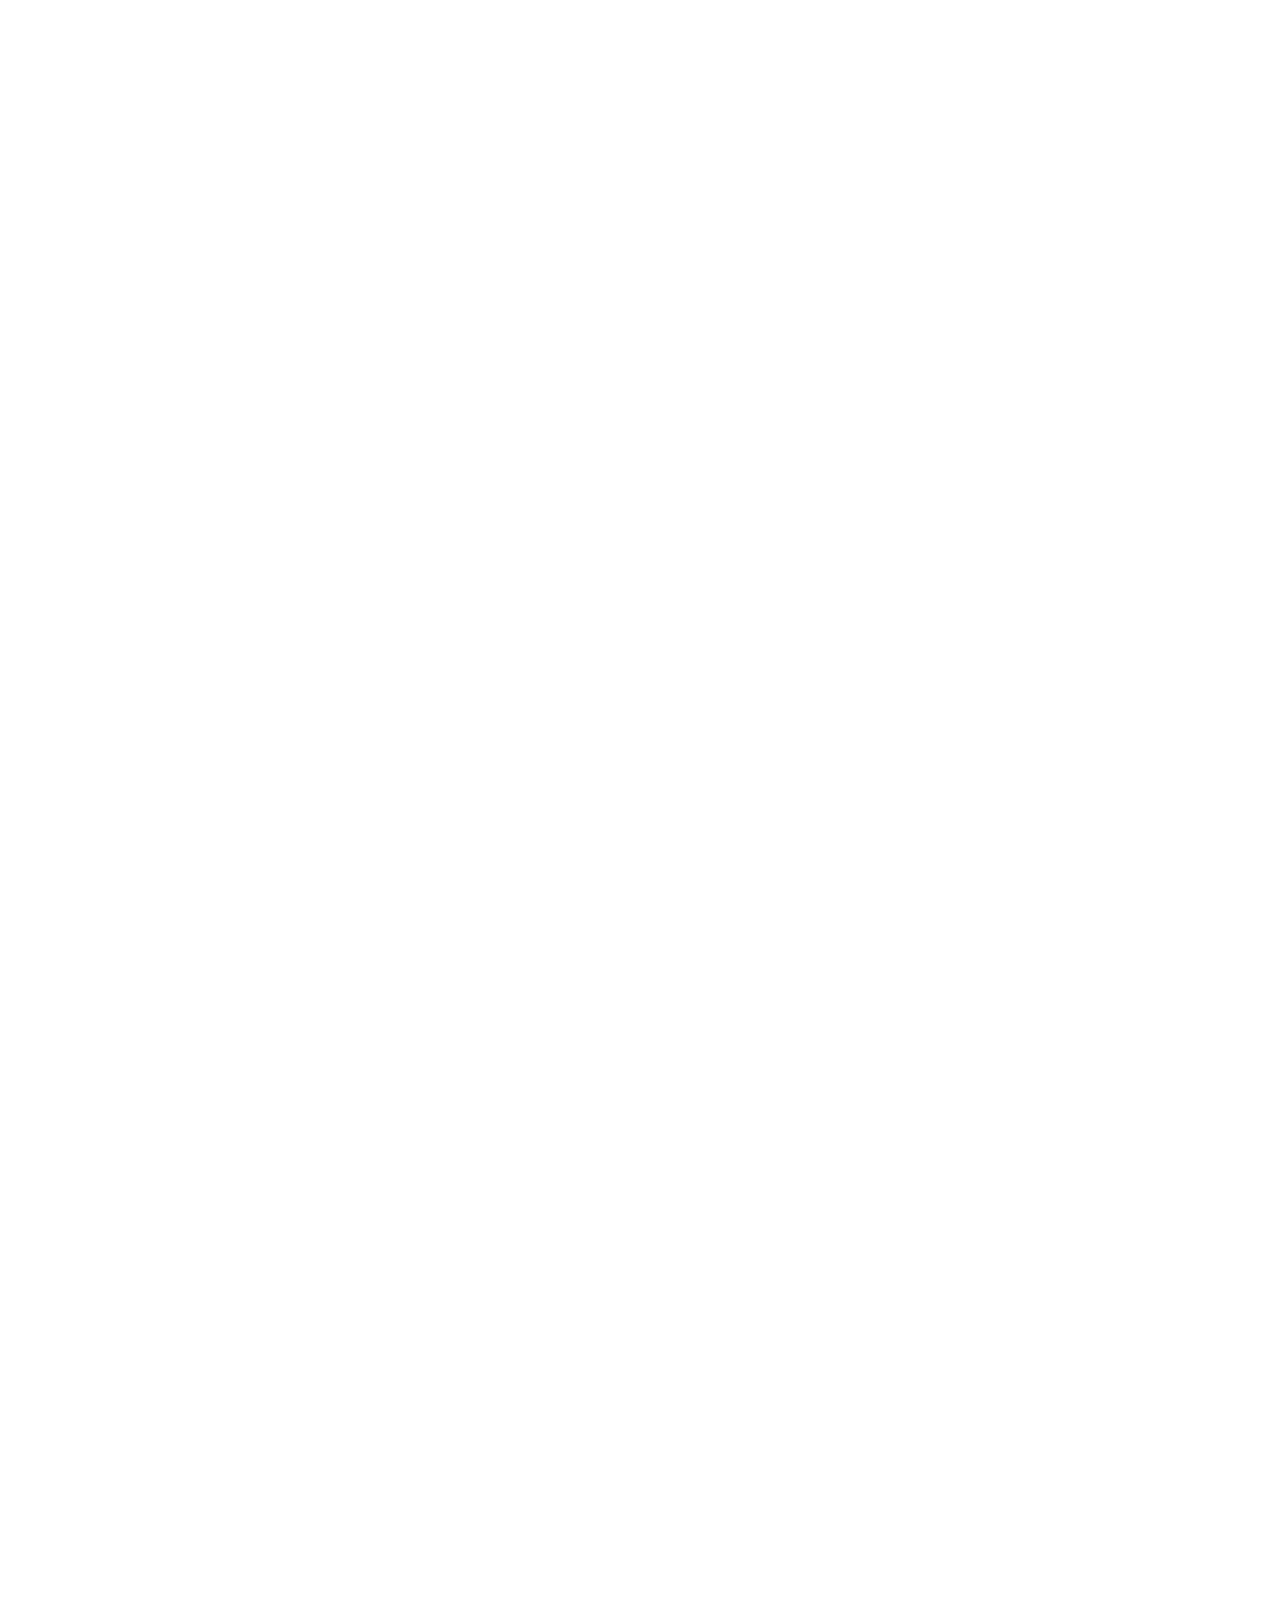
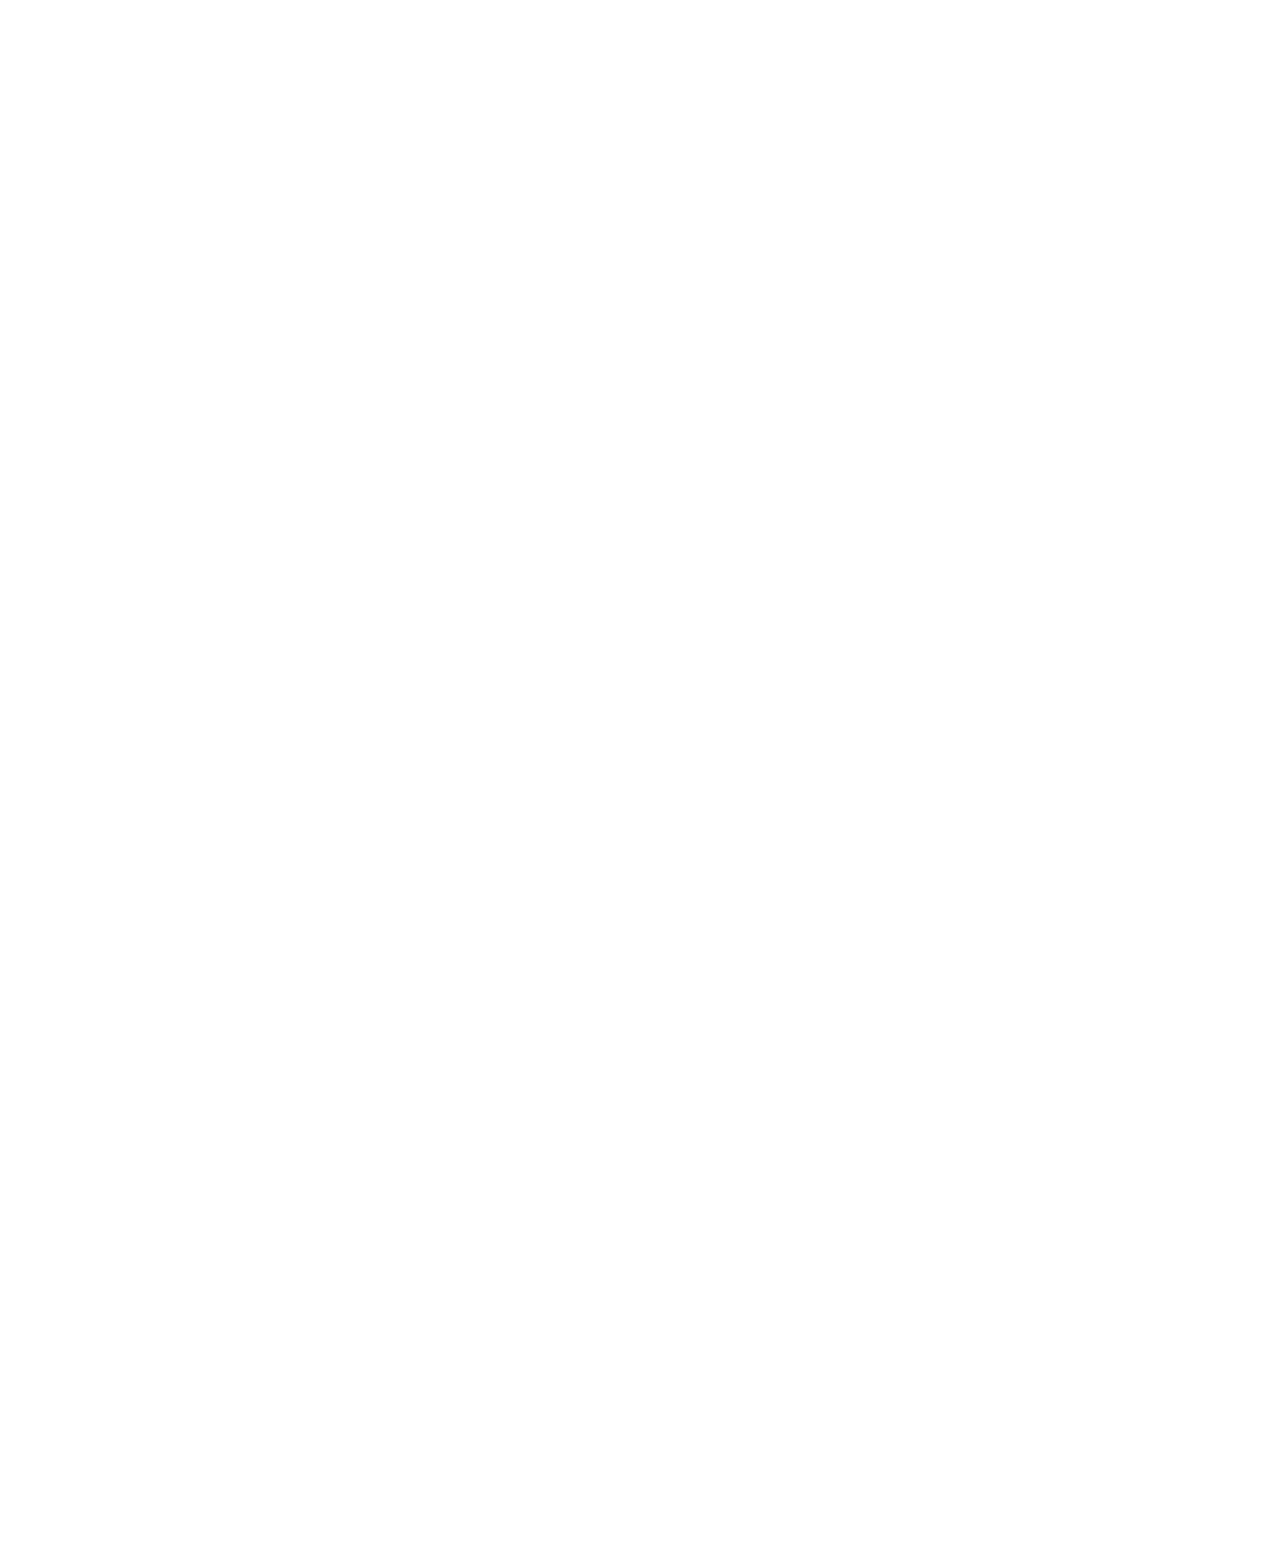
<file: theme/project/website/elearning/index.html>
<!DOCTYPE html>
<html lang="en">

<head>
    <meta charset="utf-8">
    <title>eLEARNING - eLearning HTML Template</title>
    <meta content="width=device-width, initial-scale=1.0" name="viewport">
    <meta content="" name="keywords">
    <meta content="" name="description">

    <!-- Favicon -->
    <link href="img/favicon.ico" rel="icon">

    <!-- Google Web Fonts -->
    <link rel="preconnect" href="https://fonts.googleapis.com">
    <link rel="preconnect" href="https://fonts.gstatic.com" crossorigin>
    <link href="https://fonts.googleapis.com/css2?family=Heebo:wght@400;500;600&family=Nunito:wght@600;700;800&display=swap" rel="stylesheet">

    <!-- Icon Font Stylesheet -->
    <link href="https://cdnjs.cloudflare.com/ajax/libs/font-awesome/5.10.0/css/all.min.css" rel="stylesheet">
    <link href="https://cdn.jsdelivr.net/npm/bootstrap-icons@1.4.1/font/bootstrap-icons.css" rel="stylesheet">

    <!-- Libraries Stylesheet -->
    <link href="lib/animate/animate.min.css" rel="stylesheet">
    <link href="lib/owlcarousel/assets/owl.carousel.min.css" rel="stylesheet">

    <!-- Customized Bootstrap Stylesheet -->
    <link href="css/bootstrap.min.css" rel="stylesheet">

    <!-- Template Stylesheet -->
    <link href="css/style.css" rel="stylesheet">
</head>

<body>
    <!-- Spinner Start -->
    <div id="spinner" class="show bg-white position-fixed translate-middle w-100 vh-100 top-50 start-50 d-flex align-items-center justify-content-center">
        <div class="spinner-border text-primary" style="width: 3rem; height: 3rem;" role="status">
            <span class="sr-only">Loading...</span>
        </div>
    </div>
    <!-- Spinner End -->


    <!-- Navbar Start -->
    <nav class="navbar navbar-expand-lg bg-white navbar-light shadow sticky-top p-0">
        <a href="index.html" class="navbar-brand d-flex align-items-center px-4 px-lg-5">
            <h2 class="m-0 text-primary"><i class="fa fa-book me-3"></i>eLEARNING</h2>
        </a>
        <button type="button" class="navbar-toggler me-4" data-bs-toggle="collapse" data-bs-target="#navbarCollapse">
            <span class="navbar-toggler-icon"></span>
        </button>
        <div class="collapse navbar-collapse" id="navbarCollapse">
            <div class="navbar-nav ms-auto p-4 p-lg-0">
                <a href="index.html" class="nav-item nav-link active">Home</a>
                <a href="about.html" class="nav-item nav-link">About</a>
                <a href="courses.html" class="nav-item nav-link">Courses</a>
                <div class="nav-item dropdown">
                    <a href="#" class="nav-link dropdown-toggle" data-bs-toggle="dropdown">Pages</a>
                    <div class="dropdown-menu fade-down m-0">
                        <a href="team.html" class="dropdown-item">Our Team</a>
                        <a href="testimonial.html" class="dropdown-item">Testimonial</a>
                        <a href="404.html" class="dropdown-item">404 Page</a>
                    </div>
                </div>
                <a href="contact.html" class="nav-item nav-link">Contact</a>
            </div>
            <a href="" class="btn btn-primary py-4 px-lg-5 d-none d-lg-block">Join Now<i class="fa fa-arrow-right ms-3"></i></a>
        </div>
    </nav>
    <!-- Navbar End -->


    <!-- Carousel Start -->
    <div class="container-fluid p-0 mb-5">
        <div class="owl-carousel header-carousel position-relative">
            <div class="owl-carousel-item position-relative">
                <img class="img-fluid" src="img/carousel-1.jpg" alt="">
                <div class="position-absolute top-0 start-0 w-100 h-100 d-flex align-items-center" style="background: rgba(24, 29, 56, .7);">
                    <div class="container">
                        <div class="row justify-content-start">
                            <div class="col-sm-10 col-lg-8">
                                <h5 class="text-primary text-uppercase mb-3 animated slideInDown">Best Online Courses</h5>
                                <h1 class="display-3 text-white animated slideInDown">The Best Online Learning Platform</h1>
                                <p class="fs-5 text-white mb-4 pb-2">Vero elitr justo clita lorem. Ipsum dolor at sed stet sit diam no. Kasd rebum ipsum et diam justo clita et kasd rebum sea sanctus eirmod elitr.</p>
                                <a href="" class="btn btn-primary py-md-3 px-md-5 me-3 animated slideInLeft">Read More</a>
                                <a href="" class="btn btn-light py-md-3 px-md-5 animated slideInRight">Join Now</a>
                            </div>
                        </div>
                    </div>
                </div>
            </div>
            <div class="owl-carousel-item position-relative">
                <img class="img-fluid" src="img/carousel-2.jpg" alt="">
                <div class="position-absolute top-0 start-0 w-100 h-100 d-flex align-items-center" style="background: rgba(24, 29, 56, .7);">
                    <div class="container">
                        <div class="row justify-content-start">
                            <div class="col-sm-10 col-lg-8">
                                <h5 class="text-primary text-uppercase mb-3 animated slideInDown">Best Online Courses</h5>
                                <h1 class="display-3 text-white animated slideInDown">Get Educated Online From Your Home</h1>
                                <p class="fs-5 text-white mb-4 pb-2">Vero elitr justo clita lorem. Ipsum dolor at sed stet sit diam no. Kasd rebum ipsum et diam justo clita et kasd rebum sea sanctus eirmod elitr.</p>
                                <a href="" class="btn btn-primary py-md-3 px-md-5 me-3 animated slideInLeft">Read More</a>
                                <a href="" class="btn btn-light py-md-3 px-md-5 animated slideInRight">Join Now</a>
                            </div>
                        </div>
                    </div>
                </div>
            </div>
        </div>
    </div>
    <!-- Carousel End -->


    <!-- Service Start -->
    <div class="container-xxl py-5">
        <div class="container">
            <div class="row g-4">
                <div class="col-lg-3 col-sm-6 wow fadeInUp" data-wow-delay="0.1s">
                    <div class="service-item text-center pt-3">
                        <div class="p-4">
                            <i class="fa fa-3x fa-graduation-cap text-primary mb-4"></i>
                            <h5 class="mb-3">Skilled Instructors</h5>
                            <p>Diam elitr kasd sed at elitr sed ipsum justo dolor sed clita amet diam</p>
                        </div>
                    </div>
                </div>
                <div class="col-lg-3 col-sm-6 wow fadeInUp" data-wow-delay="0.3s">
                    <div class="service-item text-center pt-3">
                        <div class="p-4">
                            <i class="fa fa-3x fa-globe text-primary mb-4"></i>
                            <h5 class="mb-3">Online Classes</h5>
                            <p>Diam elitr kasd sed at elitr sed ipsum justo dolor sed clita amet diam</p>
                        </div>
                    </div>
                </div>
                <div class="col-lg-3 col-sm-6 wow fadeInUp" data-wow-delay="0.5s">
                    <div class="service-item text-center pt-3">
                        <div class="p-4">
                            <i class="fa fa-3x fa-home text-primary mb-4"></i>
                            <h5 class="mb-3">Home Projects</h5>
                            <p>Diam elitr kasd sed at elitr sed ipsum justo dolor sed clita amet diam</p>
                        </div>
                    </div>
                </div>
                <div class="col-lg-3 col-sm-6 wow fadeInUp" data-wow-delay="0.7s">
                    <div class="service-item text-center pt-3">
                        <div class="p-4">
                            <i class="fa fa-3x fa-book-open text-primary mb-4"></i>
                            <h5 class="mb-3">Book Library</h5>
                            <p>Diam elitr kasd sed at elitr sed ipsum justo dolor sed clita amet diam</p>
                        </div>
                    </div>
                </div>
            </div>
        </div>
    </div>
    <!-- Service End -->


    <!-- About Start -->
    <div class="container-xxl py-5">
        <div class="container">
            <div class="row g-5">
                <div class="col-lg-6 wow fadeInUp" data-wow-delay="0.1s" style="min-height: 400px;">
                    <div class="position-relative h-100">
                        <img class="img-fluid position-absolute w-100 h-100" src="img/about.jpg" alt="" style="object-fit: cover;">
                    </div>
                </div>
                <div class="col-lg-6 wow fadeInUp" data-wow-delay="0.3s">
                    <h6 class="section-title bg-white text-start text-primary pe-3">About Us</h6>
                    <h1 class="mb-4">Welcome to eLEARNING</h1>
                    <p class="mb-4">Tempor erat elitr rebum at clita. Diam dolor diam ipsum sit. Aliqu diam amet diam et eos. Clita erat ipsum et lorem et sit.</p>
                    <p class="mb-4">Tempor erat elitr rebum at clita. Diam dolor diam ipsum sit. Aliqu diam amet diam et eos. Clita erat ipsum et lorem et sit, sed stet lorem sit clita duo justo magna dolore erat amet</p>
                    <div class="row gy-2 gx-4 mb-4">
                        <div class="col-sm-6">
                            <p class="mb-0"><i class="fa fa-arrow-right text-primary me-2"></i>Skilled Instructors</p>
                        </div>
                        <div class="col-sm-6">
                            <p class="mb-0"><i class="fa fa-arrow-right text-primary me-2"></i>Online Classes</p>
                        </div>
                        <div class="col-sm-6">
                            <p class="mb-0"><i class="fa fa-arrow-right text-primary me-2"></i>International Certificate</p>
                        </div>
                        <div class="col-sm-6">
                            <p class="mb-0"><i class="fa fa-arrow-right text-primary me-2"></i>Skilled Instructors</p>
                        </div>
                        <div class="col-sm-6">
                            <p class="mb-0"><i class="fa fa-arrow-right text-primary me-2"></i>Online Classes</p>
                        </div>
                        <div class="col-sm-6">
                            <p class="mb-0"><i class="fa fa-arrow-right text-primary me-2"></i>International Certificate</p>
                        </div>
                    </div>
                    <a class="btn btn-primary py-3 px-5 mt-2" href="">Read More</a>
                </div>
            </div>
        </div>
    </div>
    <!-- About End -->


    <!-- Categories Start -->
    <div class="container-xxl py-5 category">
        <div class="container">
            <div class="text-center wow fadeInUp" data-wow-delay="0.1s">
                <h6 class="section-title bg-white text-center text-primary px-3">Categories</h6>
                <h1 class="mb-5">Courses Categories</h1>
            </div>
            <div class="row g-3">
                <div class="col-lg-7 col-md-6">
                    <div class="row g-3">
                        <div class="col-lg-12 col-md-12 wow zoomIn" data-wow-delay="0.1s">
                            <a class="position-relative d-block overflow-hidden" href="">
                                <img class="img-fluid" src="img/cat-1.jpg" alt="">
                                <div class="bg-white text-center position-absolute bottom-0 end-0 py-2 px-3" style="margin: 1px;">
                                    <h5 class="m-0">Web Design</h5>
                                    <small class="text-primary">49 Courses</small>
                                </div>
                            </a>
                        </div>
                        <div class="col-lg-6 col-md-12 wow zoomIn" data-wow-delay="0.3s">
                            <a class="position-relative d-block overflow-hidden" href="">
                                <img class="img-fluid" src="img/cat-2.jpg" alt="">
                                <div class="bg-white text-center position-absolute bottom-0 end-0 py-2 px-3" style="margin: 1px;">
                                    <h5 class="m-0">Graphic Design</h5>
                                    <small class="text-primary">49 Courses</small>
                                </div>
                            </a>
                        </div>
                        <div class="col-lg-6 col-md-12 wow zoomIn" data-wow-delay="0.5s">
                            <a class="position-relative d-block overflow-hidden" href="">
                                <img class="img-fluid" src="img/cat-3.jpg" alt="">
                                <div class="bg-white text-center position-absolute bottom-0 end-0 py-2 px-3" style="margin: 1px;">
                                    <h5 class="m-0">Video Editing</h5>
                                    <small class="text-primary">49 Courses</small>
                                </div>
                            </a>
                        </div>
                    </div>
                </div>
                <div class="col-lg-5 col-md-6 wow zoomIn" data-wow-delay="0.7s" style="min-height: 350px;">
                    <a class="position-relative d-block h-100 overflow-hidden" href="">
                        <img class="img-fluid position-absolute w-100 h-100" src="img/cat-4.jpg" alt="" style="object-fit: cover;">
                        <div class="bg-white text-center position-absolute bottom-0 end-0 py-2 px-3" style="margin:  1px;">
                            <h5 class="m-0">Online Marketing</h5>
                            <small class="text-primary">49 Courses</small>
                        </div>
                    </a>
                </div>
            </div>
        </div>
    </div>
    <!-- Categories Start -->


    <!-- Courses Start -->
    <div class="container-xxl py-5">
        <div class="container">
            <div class="text-center wow fadeInUp" data-wow-delay="0.1s">
                <h6 class="section-title bg-white text-center text-primary px-3">Courses</h6>
                <h1 class="mb-5">Popular Courses</h1>
            </div>
            <div class="row g-4 justify-content-center">
                <div class="col-lg-4 col-md-6 wow fadeInUp" data-wow-delay="0.1s">
                    <div class="course-item bg-light">
                        <div class="position-relative overflow-hidden">
                            <img class="img-fluid" src="img/course-1.jpg" alt="">
                            <div class="w-100 d-flex justify-content-center position-absolute bottom-0 start-0 mb-4">
                                <a href="#" class="flex-shrink-0 btn btn-sm btn-primary px-3 border-end" style="border-radius: 30px 0 0 30px;">Read More</a>
                                <a href="#" class="flex-shrink-0 btn btn-sm btn-primary px-3" style="border-radius: 0 30px 30px 0;">Join Now</a>
                            </div>
                        </div>
                        <div class="text-center p-4 pb-0">
                            <h3 class="mb-0">$149.00</h3>
                            <div class="mb-3">
                                <small class="fa fa-star text-primary"></small>
                                <small class="fa fa-star text-primary"></small>
                                <small class="fa fa-star text-primary"></small>
                                <small class="fa fa-star text-primary"></small>
                                <small class="fa fa-star text-primary"></small>
                                <small>(123)</small>
                            </div>
                            <h5 class="mb-4">Web Design & Development Course for Beginners</h5>
                        </div>
                        <div class="d-flex border-top">
                            <small class="flex-fill text-center border-end py-2"><i class="fa fa-user-tie text-primary me-2"></i>John Doe</small>
                            <small class="flex-fill text-center border-end py-2"><i class="fa fa-clock text-primary me-2"></i>1.49 Hrs</small>
                            <small class="flex-fill text-center py-2"><i class="fa fa-user text-primary me-2"></i>30 Students</small>
                        </div>
                    </div>
                </div>
                <div class="col-lg-4 col-md-6 wow fadeInUp" data-wow-delay="0.3s">
                    <div class="course-item bg-light">
                        <div class="position-relative overflow-hidden">
                            <img class="img-fluid" src="img/course-2.jpg" alt="">
                            <div class="w-100 d-flex justify-content-center position-absolute bottom-0 start-0 mb-4">
                                <a href="#" class="flex-shrink-0 btn btn-sm btn-primary px-3 border-end" style="border-radius: 30px 0 0 30px;">Read More</a>
                                <a href="#" class="flex-shrink-0 btn btn-sm btn-primary px-3" style="border-radius: 0 30px 30px 0;">Join Now</a>
                            </div>
                        </div>
                        <div class="text-center p-4 pb-0">
                            <h3 class="mb-0">$149.00</h3>
                            <div class="mb-3">
                                <small class="fa fa-star text-primary"></small>
                                <small class="fa fa-star text-primary"></small>
                                <small class="fa fa-star text-primary"></small>
                                <small class="fa fa-star text-primary"></small>
                                <small class="fa fa-star text-primary"></small>
                                <small>(123)</small>
                            </div>
                            <h5 class="mb-4">Web Design & Development Course for Beginners</h5>
                        </div>
                        <div class="d-flex border-top">
                            <small class="flex-fill text-center border-end py-2"><i class="fa fa-user-tie text-primary me-2"></i>John Doe</small>
                            <small class="flex-fill text-center border-end py-2"><i class="fa fa-clock text-primary me-2"></i>1.49 Hrs</small>
                            <small class="flex-fill text-center py-2"><i class="fa fa-user text-primary me-2"></i>30 Students</small>
                        </div>
                    </div>
                </div>
                <div class="col-lg-4 col-md-6 wow fadeInUp" data-wow-delay="0.5s">
                    <div class="course-item bg-light">
                        <div class="position-relative overflow-hidden">
                            <img class="img-fluid" src="img/course-3.jpg" alt="">
                            <div class="w-100 d-flex justify-content-center position-absolute bottom-0 start-0 mb-4">
                                <a href="#" class="flex-shrink-0 btn btn-sm btn-primary px-3 border-end" style="border-radius: 30px 0 0 30px;">Read More</a>
                                <a href="#" class="flex-shrink-0 btn btn-sm btn-primary px-3" style="border-radius: 0 30px 30px 0;">Join Now</a>
                            </div>
                        </div>
                        <div class="text-center p-4 pb-0">
                            <h3 class="mb-0">$149.00</h3>
                            <div class="mb-3">
                                <small class="fa fa-star text-primary"></small>
                                <small class="fa fa-star text-primary"></small>
                                <small class="fa fa-star text-primary"></small>
                                <small class="fa fa-star text-primary"></small>
                                <small class="fa fa-star text-primary"></small>
                                <small>(123)</small>
                            </div>
                            <h5 class="mb-4">Web Design & Development Course for Beginners</h5>
                        </div>
                        <div class="d-flex border-top">
                            <small class="flex-fill text-center border-end py-2"><i class="fa fa-user-tie text-primary me-2"></i>John Doe</small>
                            <small class="flex-fill text-center border-end py-2"><i class="fa fa-clock text-primary me-2"></i>1.49 Hrs</small>
                            <small class="flex-fill text-center py-2"><i class="fa fa-user text-primary me-2"></i>30 Students</small>
                        </div>
                    </div>
                </div>
            </div>
        </div>
    </div>
    <!-- Courses End -->


    <!-- Team Start -->
    <div class="container-xxl py-5">
        <div class="container">
            <div class="text-center wow fadeInUp" data-wow-delay="0.1s">
                <h6 class="section-title bg-white text-center text-primary px-3">Instructors</h6>
                <h1 class="mb-5">Expert Instructors</h1>
            </div>
            <div class="row g-4">
                <div class="col-lg-3 col-md-6 wow fadeInUp" data-wow-delay="0.1s">
                    <div class="team-item bg-light">
                        <div class="overflow-hidden">
                            <img class="img-fluid" src="img/team-1.jpg" alt="">
                        </div>
                        <div class="position-relative d-flex justify-content-center" style="margin-top: -23px;">
                            <div class="bg-light d-flex justify-content-center pt-2 px-1">
                                <a class="btn btn-sm-square btn-primary mx-1" href=""><i class="fab fa-facebook-f"></i></a>
                                <a class="btn btn-sm-square btn-primary mx-1" href=""><i class="fab fa-twitter"></i></a>
                                <a class="btn btn-sm-square btn-primary mx-1" href=""><i class="fab fa-instagram"></i></a>
                            </div>
                        </div>
                        <div class="text-center p-4">
                            <h5 class="mb-0">Instructor Name</h5>
                            <small>Designation</small>
                        </div>
                    </div>
                </div>
                <div class="col-lg-3 col-md-6 wow fadeInUp" data-wow-delay="0.3s">
                    <div class="team-item bg-light">
                        <div class="overflow-hidden">
                            <img class="img-fluid" src="img/team-2.jpg" alt="">
                        </div>
                        <div class="position-relative d-flex justify-content-center" style="margin-top: -23px;">
                            <div class="bg-light d-flex justify-content-center pt-2 px-1">
                                <a class="btn btn-sm-square btn-primary mx-1" href=""><i class="fab fa-facebook-f"></i></a>
                                <a class="btn btn-sm-square btn-primary mx-1" href=""><i class="fab fa-twitter"></i></a>
                                <a class="btn btn-sm-square btn-primary mx-1" href=""><i class="fab fa-instagram"></i></a>
                            </div>
                        </div>
                        <div class="text-center p-4">
                            <h5 class="mb-0">Instructor Name</h5>
                            <small>Designation</small>
                        </div>
                    </div>
                </div>
                <div class="col-lg-3 col-md-6 wow fadeInUp" data-wow-delay="0.5s">
                    <div class="team-item bg-light">
                        <div class="overflow-hidden">
                            <img class="img-fluid" src="img/team-3.jpg" alt="">
                        </div>
                        <div class="position-relative d-flex justify-content-center" style="margin-top: -23px;">
                            <div class="bg-light d-flex justify-content-center pt-2 px-1">
                                <a class="btn btn-sm-square btn-primary mx-1" href=""><i class="fab fa-facebook-f"></i></a>
                                <a class="btn btn-sm-square btn-primary mx-1" href=""><i class="fab fa-twitter"></i></a>
                                <a class="btn btn-sm-square btn-primary mx-1" href=""><i class="fab fa-instagram"></i></a>
                            </div>
                        </div>
                        <div class="text-center p-4">
                            <h5 class="mb-0">Instructor Name</h5>
                            <small>Designation</small>
                        </div>
                    </div>
                </div>
                <div class="col-lg-3 col-md-6 wow fadeInUp" data-wow-delay="0.7s">
                    <div class="team-item bg-light">
                        <div class="overflow-hidden">
                            <img class="img-fluid" src="img/team-4.jpg" alt="">
                        </div>
                        <div class="position-relative d-flex justify-content-center" style="margin-top: -23px;">
                            <div class="bg-light d-flex justify-content-center pt-2 px-1">
                                <a class="btn btn-sm-square btn-primary mx-1" href=""><i class="fab fa-facebook-f"></i></a>
                                <a class="btn btn-sm-square btn-primary mx-1" href=""><i class="fab fa-twitter"></i></a>
                                <a class="btn btn-sm-square btn-primary mx-1" href=""><i class="fab fa-instagram"></i></a>
                            </div>
                        </div>
                        <div class="text-center p-4">
                            <h5 class="mb-0">Instructor Name</h5>
                            <small>Designation</small>
                        </div>
                    </div>
                </div>
            </div>
        </div>
    </div>
    <!-- Team End -->


    <!-- Testimonial Start -->
    <div class="container-xxl py-5 wow fadeInUp" data-wow-delay="0.1s">
        <div class="container">
            <div class="text-center">
                <h6 class="section-title bg-white text-center text-primary px-3">Testimonial</h6>
                <h1 class="mb-5">Our Students Say!</h1>
            </div>
            <div class="owl-carousel testimonial-carousel position-relative">
                <div class="testimonial-item text-center">
                    <img class="border rounded-circle p-2 mx-auto mb-3" src="img/testimonial-1.jpg" style="width: 80px; height: 80px;">
                    <h5 class="mb-0">Client Name</h5>
                    <p>Profession</p>
                    <div class="testimonial-text bg-light text-center p-4">
                    <p class="mb-0">Tempor erat elitr rebum at clita. Diam dolor diam ipsum sit diam amet diam et eos. Clita erat ipsum et lorem et sit.</p>
                    </div>
                </div>
                <div class="testimonial-item text-center">
                    <img class="border rounded-circle p-2 mx-auto mb-3" src="img/testimonial-2.jpg" style="width: 80px; height: 80px;">
                    <h5 class="mb-0">Client Name</h5>
                    <p>Profession</p>
                    <div class="testimonial-text bg-light text-center p-4">
                    <p class="mb-0">Tempor erat elitr rebum at clita. Diam dolor diam ipsum sit diam amet diam et eos. Clita erat ipsum et lorem et sit.</p>
                    </div>
                </div>
                <div class="testimonial-item text-center">
                    <img class="border rounded-circle p-2 mx-auto mb-3" src="img/testimonial-3.jpg" style="width: 80px; height: 80px;">
                    <h5 class="mb-0">Client Name</h5>
                    <p>Profession</p>
                    <div class="testimonial-text bg-light text-center p-4">
                    <p class="mb-0">Tempor erat elitr rebum at clita. Diam dolor diam ipsum sit diam amet diam et eos. Clita erat ipsum et lorem et sit.</p>
                    </div>
                </div>
                <div class="testimonial-item text-center">
                    <img class="border rounded-circle p-2 mx-auto mb-3" src="img/testimonial-4.jpg" style="width: 80px; height: 80px;">
                    <h5 class="mb-0">Client Name</h5>
                    <p>Profession</p>
                    <div class="testimonial-text bg-light text-center p-4">
                    <p class="mb-0">Tempor erat elitr rebum at clita. Diam dolor diam ipsum sit diam amet diam et eos. Clita erat ipsum et lorem et sit.</p>
                    </div>
                </div>
            </div>
        </div>
    </div>
    <!-- Testimonial End -->
        

    <!-- Footer Start -->
    <div class="container-fluid bg-dark text-light footer pt-5 mt-5 wow fadeIn" data-wow-delay="0.1s">
        <div class="container py-5">
            <div class="row g-5">
                <div class="col-lg-3 col-md-6">
                    <h4 class="text-white mb-3">Quick Link</h4>
                    <a class="btn btn-link" href="">About Us</a>
                    <a class="btn btn-link" href="">Contact Us</a>
                    <a class="btn btn-link" href="">Privacy Policy</a>
                    <a class="btn btn-link" href="">Terms & Condition</a>
                    <a class="btn btn-link" href="">FAQs & Help</a>
                </div>
                <div class="col-lg-3 col-md-6">
                    <h4 class="text-white mb-3">Contact</h4>
                    <p class="mb-2"><i class="fa fa-map-marker-alt me-3"></i>123 Street, New York, USA</p>
                    <p class="mb-2"><i class="fa fa-phone-alt me-3"></i>+012 345 67890</p>
                    <p class="mb-2"><i class="fa fa-envelope me-3"></i>info@example.com</p>
                    <div class="d-flex pt-2">
                        <a class="btn btn-outline-light btn-social" href=""><i class="fab fa-twitter"></i></a>
                        <a class="btn btn-outline-light btn-social" href=""><i class="fab fa-facebook-f"></i></a>
                        <a class="btn btn-outline-light btn-social" href=""><i class="fab fa-youtube"></i></a>
                        <a class="btn btn-outline-light btn-social" href=""><i class="fab fa-linkedin-in"></i></a>
                    </div>
                </div>
                <div class="col-lg-3 col-md-6">
                    <h4 class="text-white mb-3">Gallery</h4>
                    <div class="row g-2 pt-2">
                        <div class="col-4">
                            <img class="img-fluid bg-light p-1" src="img/course-1.jpg" alt="">
                        </div>
                        <div class="col-4">
                            <img class="img-fluid bg-light p-1" src="img/course-2.jpg" alt="">
                        </div>
                        <div class="col-4">
                            <img class="img-fluid bg-light p-1" src="img/course-3.jpg" alt="">
                        </div>
                        <div class="col-4">
                            <img class="img-fluid bg-light p-1" src="img/course-2.jpg" alt="">
                        </div>
                        <div class="col-4">
                            <img class="img-fluid bg-light p-1" src="img/course-3.jpg" alt="">
                        </div>
                        <div class="col-4">
                            <img class="img-fluid bg-light p-1" src="img/course-1.jpg" alt="">
                        </div>
                    </div>
                </div>
                <div class="col-lg-3 col-md-6">
                    <h4 class="text-white mb-3">Newsletter</h4>
                    <p>Dolor amet sit justo amet elitr clita ipsum elitr est.</p>
                    <div class="position-relative mx-auto" style="max-width: 400px;">
                        <input class="form-control border-0 w-100 py-3 ps-4 pe-5" type="text" placeholder="Your email">
                        <button type="button" class="btn btn-primary py-2 position-absolute top-0 end-0 mt-2 me-2">SignUp</button>
                    </div>
                </div>
            </div>
        </div>
        <div class="container">
            <div class="copyright">
                <div class="row">
                    <div class="col-md-6 text-center text-md-start mb-3 mb-md-0">
                        &copy; <a class="border-bottom" href="#">Your Site Name</a>, All Right Reserved.

                        <!--/*** This template is free as long as you keep the footer author’s credit link/attribution link/backlink. If you'd like to use the template without the footer author’s credit link/attribution link/backlink, you can purchase the Credit Removal License from "https://htmlcodex.com/credit-removal". Thank you for your support. ***/-->
                        Designed By <a class="border-bottom" href="https://htmlcodex.com">HTML Codex</a><br><br>
                        Distributed By <a class="border-bottom" href="https://themewagon.com">ThemeWagon</a>
                    </div>
                    <div class="col-md-6 text-center text-md-end">
                        <div class="footer-menu">
                            <a href="">Home</a>
                            <a href="">Cookies</a>
                            <a href="">Help</a>
                            <a href="">FQAs</a>
                        </div>
                    </div>
                </div>
            </div>
        </div>
    </div>
    <!-- Footer End -->


    <!-- Back to Top -->
    <a href="#" class="btn btn-lg btn-primary btn-lg-square back-to-top"><i class="bi bi-arrow-up"></i></a>


    <!-- JavaScript Libraries -->
    <script src="https://code.jquery.com/jquery-3.4.1.min.js"></script>
    <script src="https://cdn.jsdelivr.net/npm/bootstrap@5.0.0/dist/js/bootstrap.bundle.min.js"></script>
    <script src="lib/wow/wow.min.js"></script>
    <script src="lib/easing/easing.min.js"></script>
    <script src="lib/waypoints/waypoints.min.js"></script>
    <script src="lib/owlcarousel/owl.carousel.min.js"></script>

    <!-- Template Javascript -->
    <script src="js/main.js"></script>
</body>

</html>
</file>
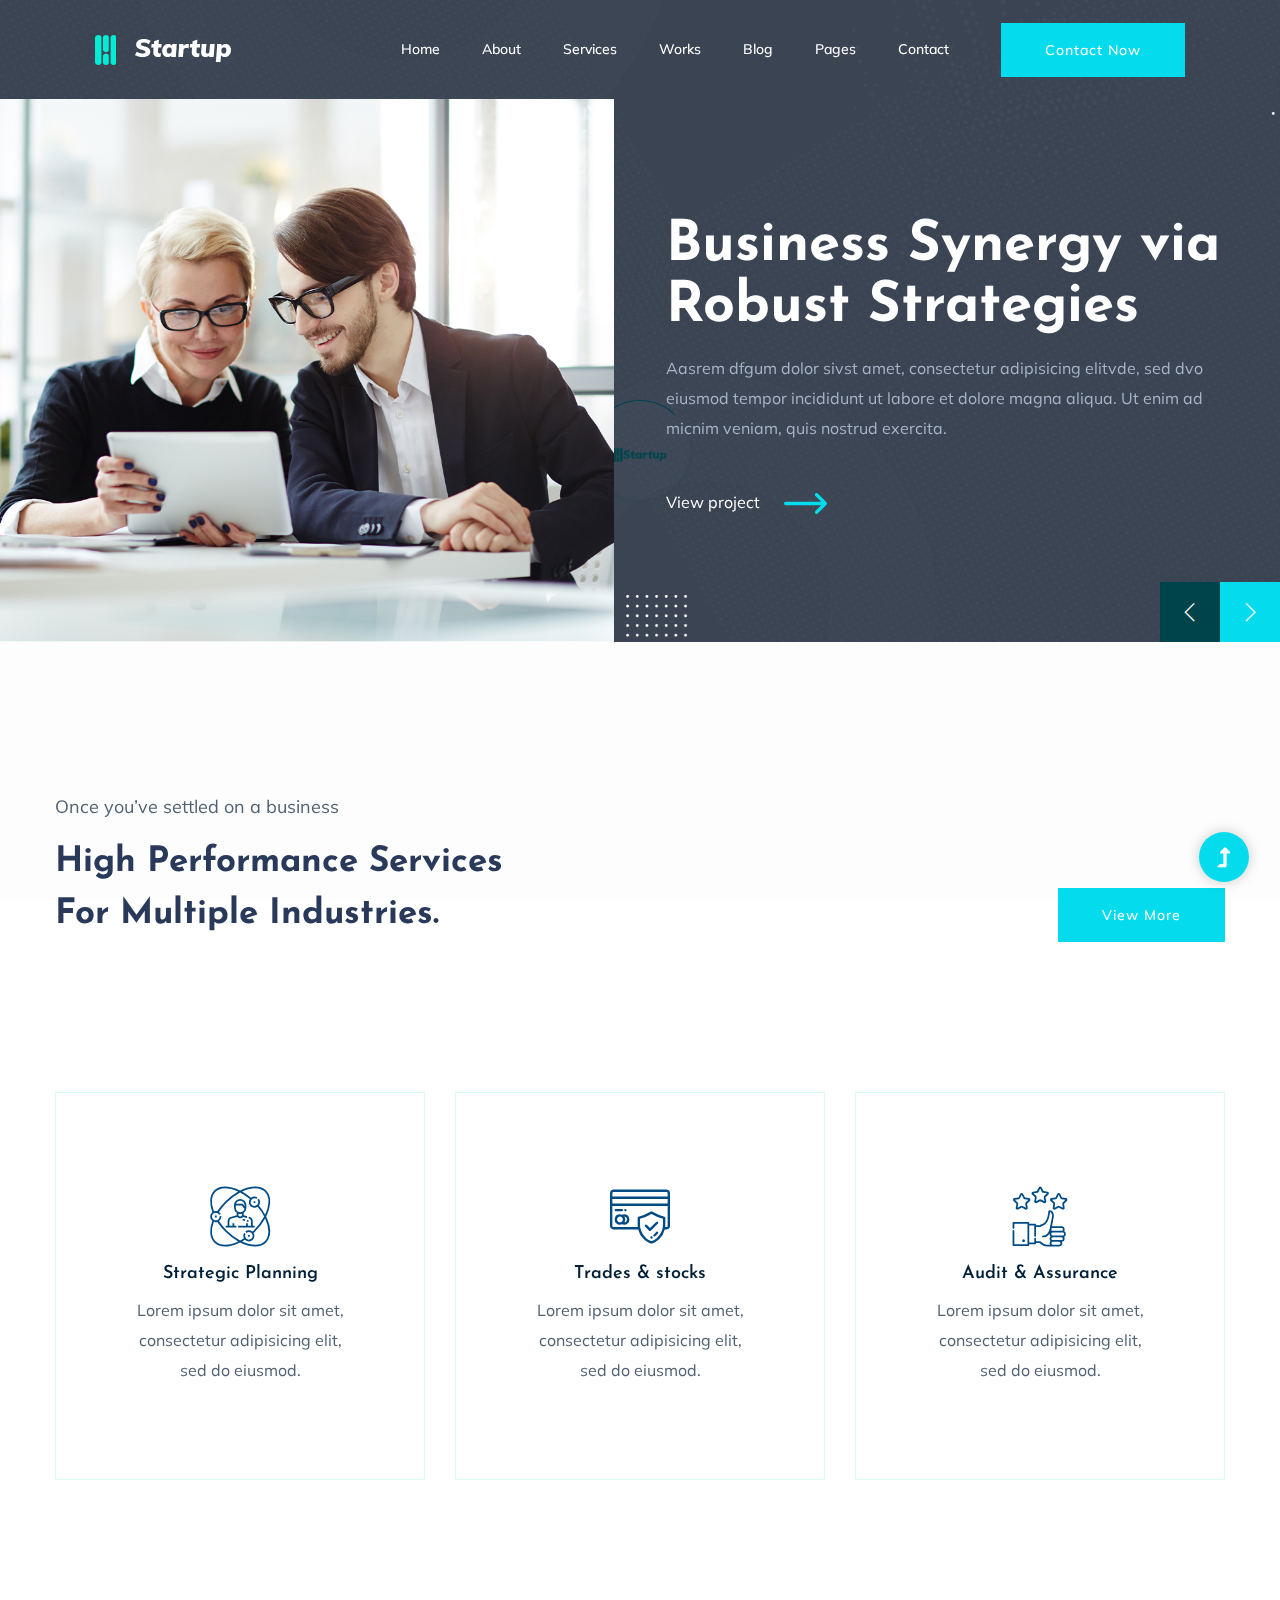
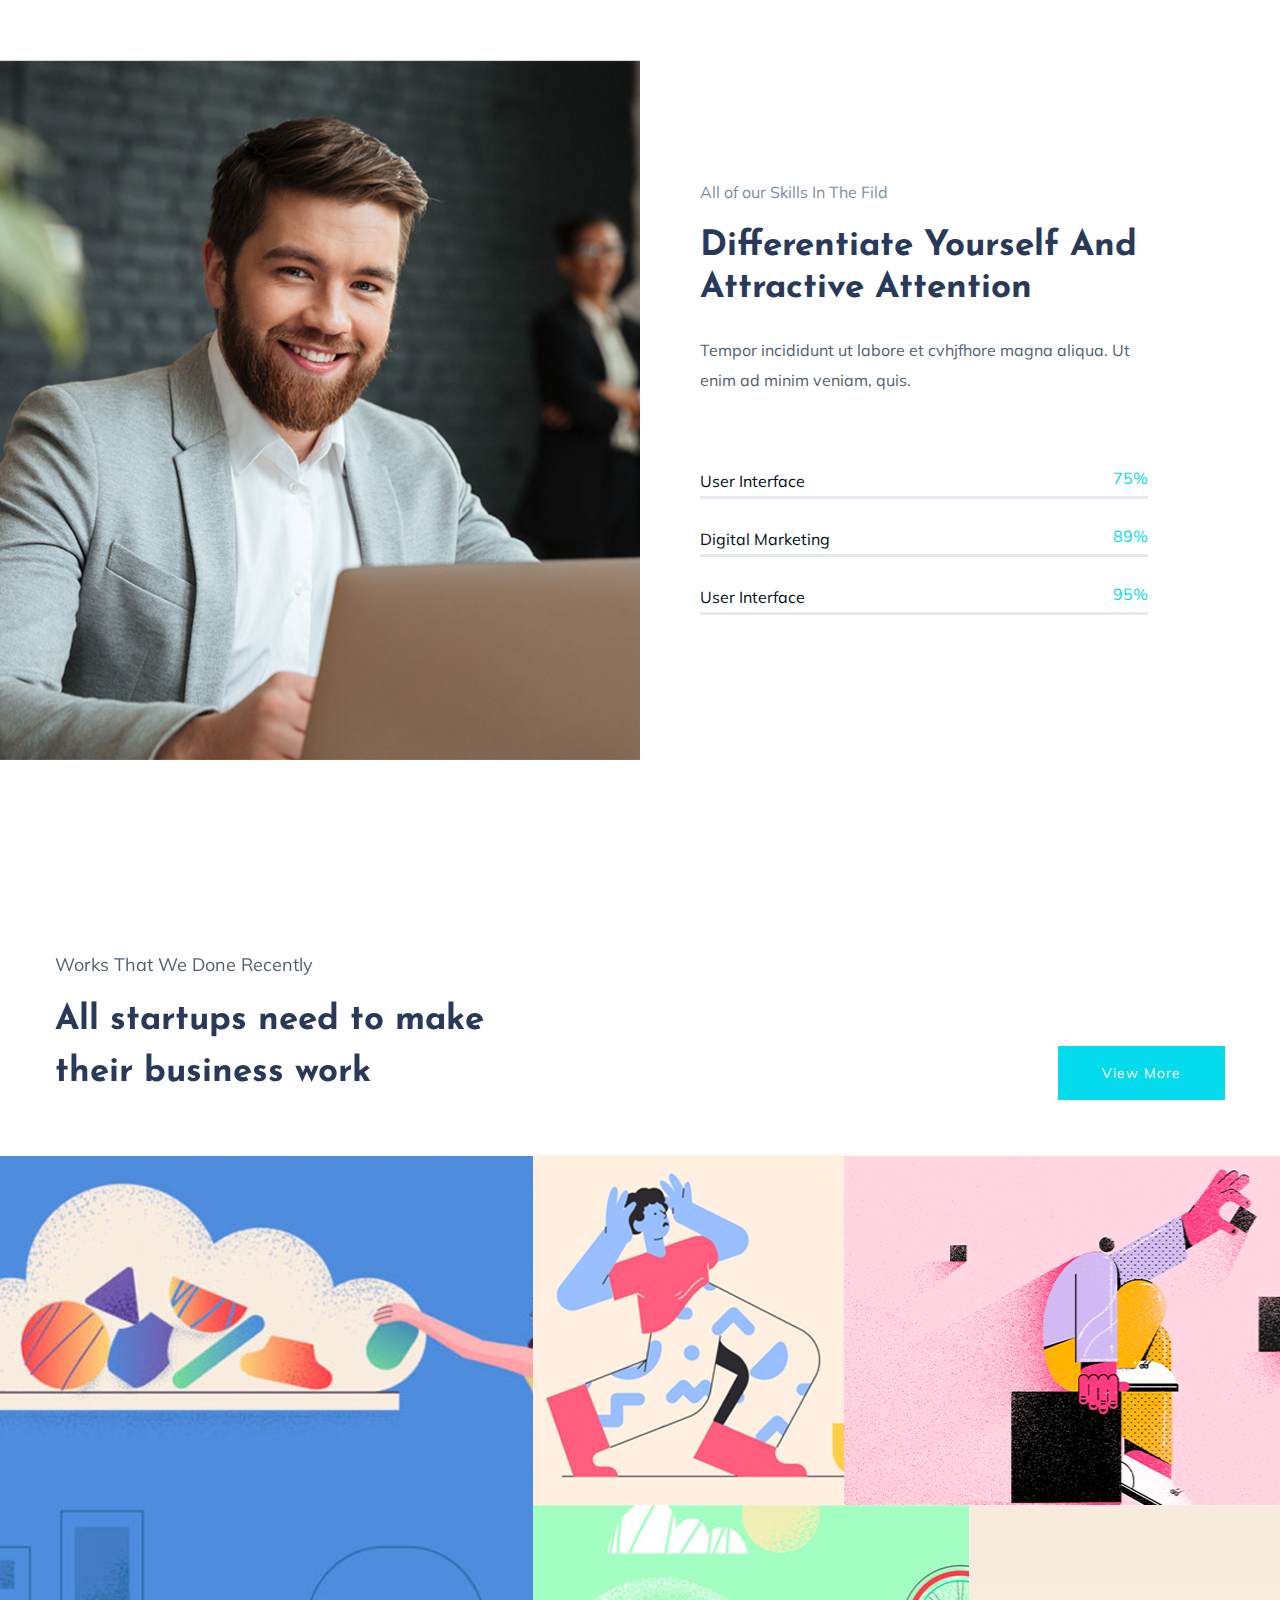
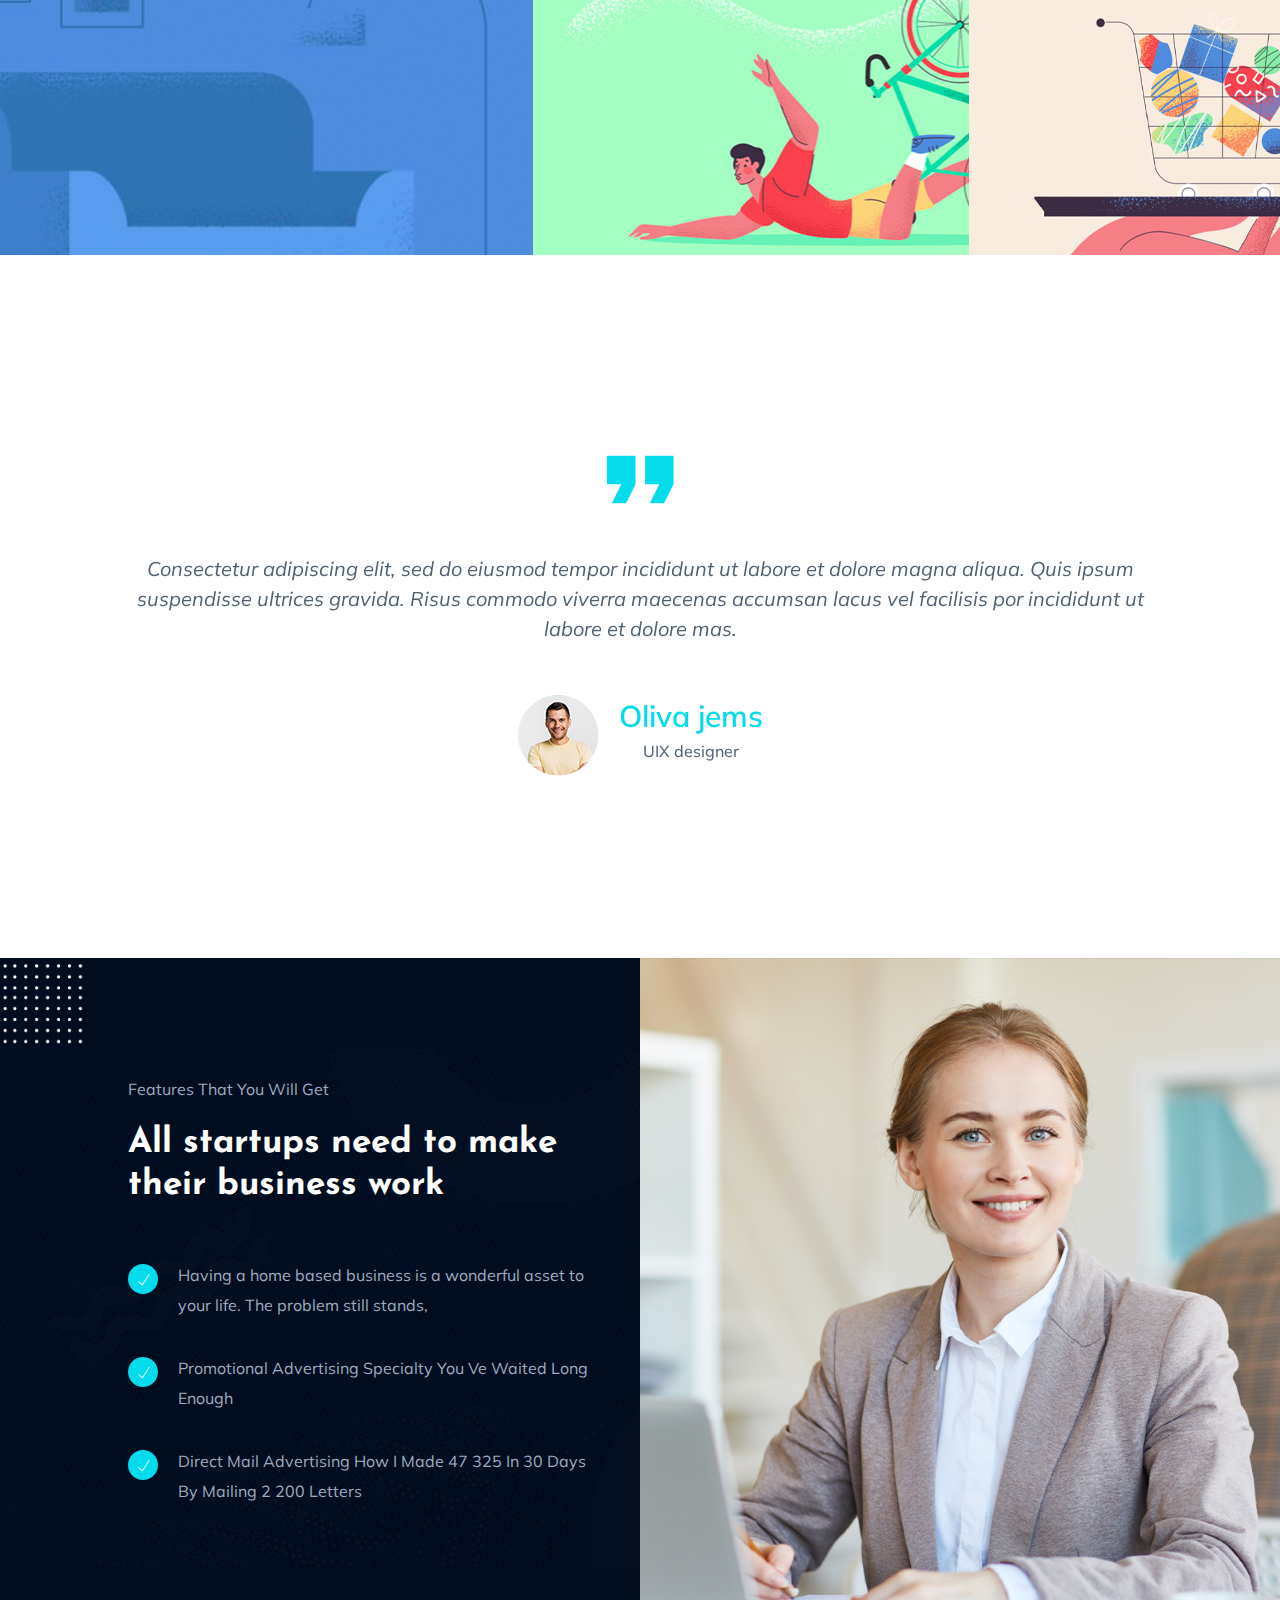
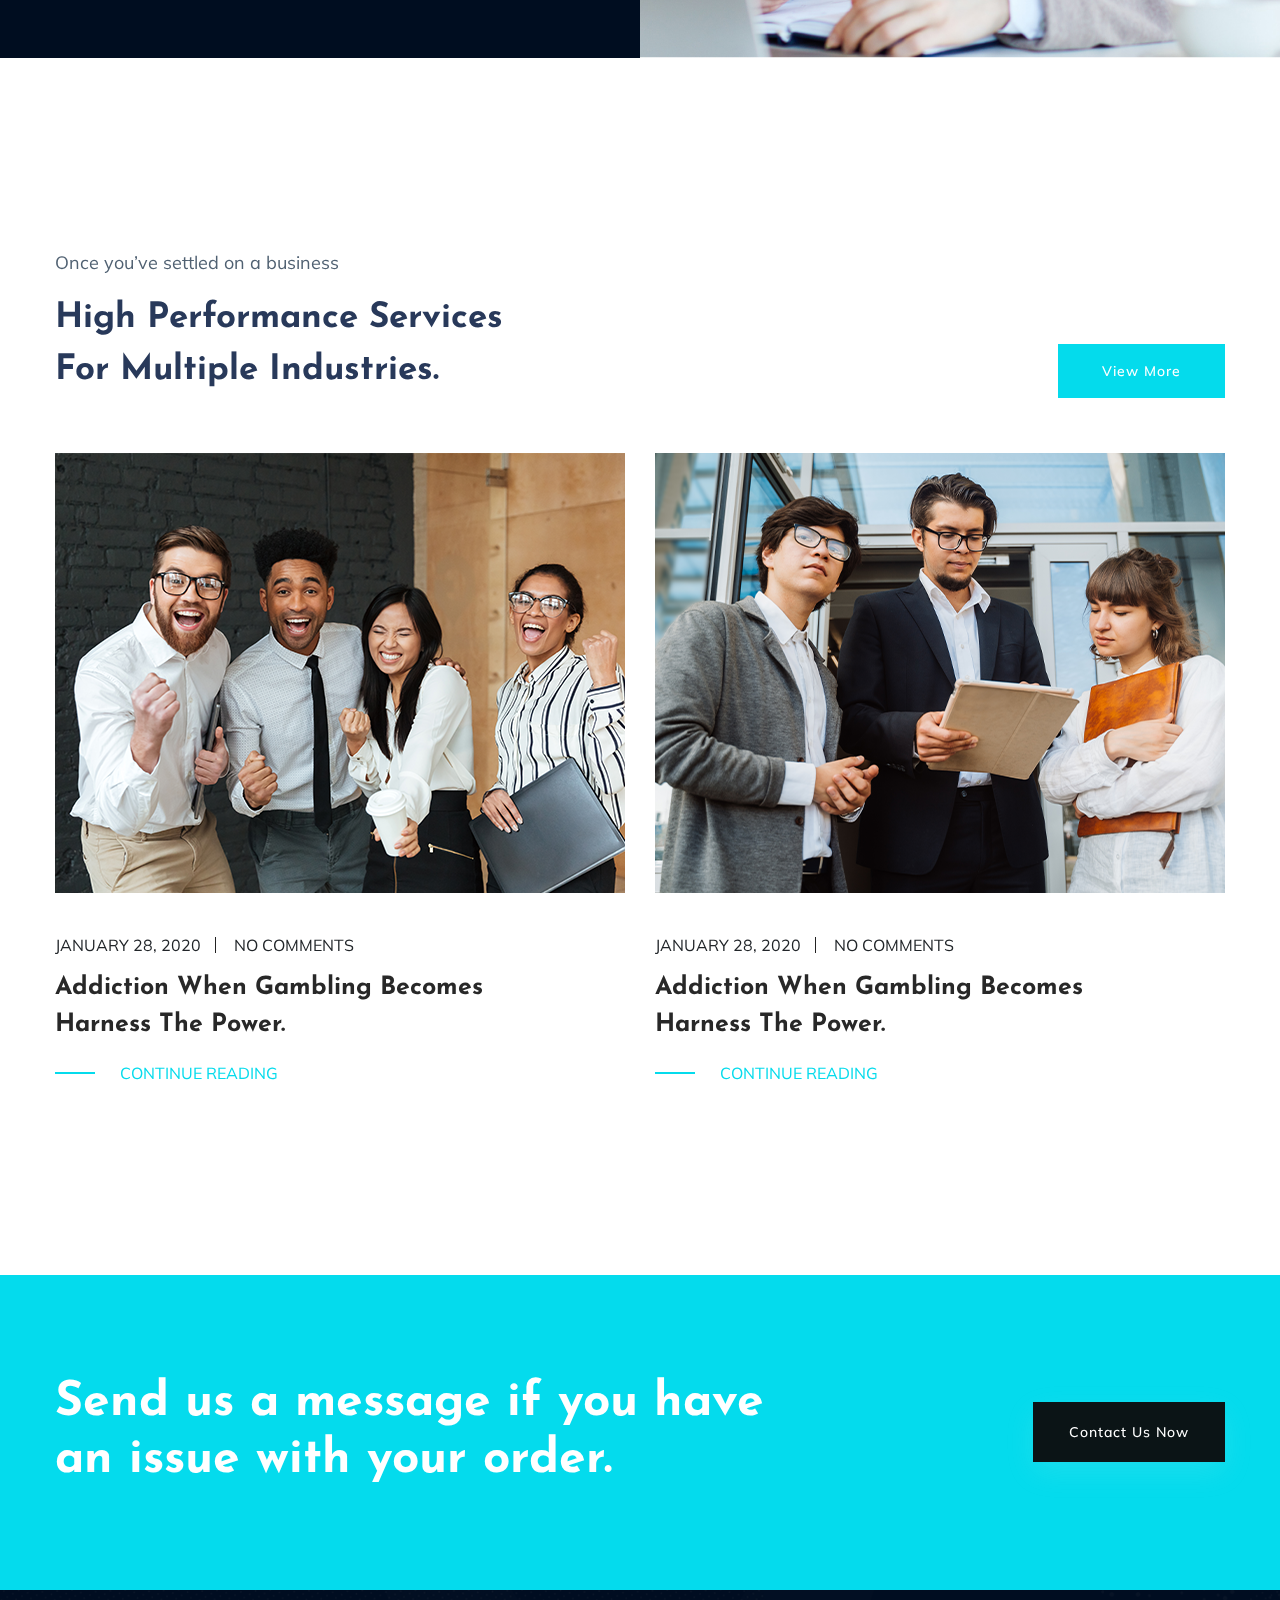
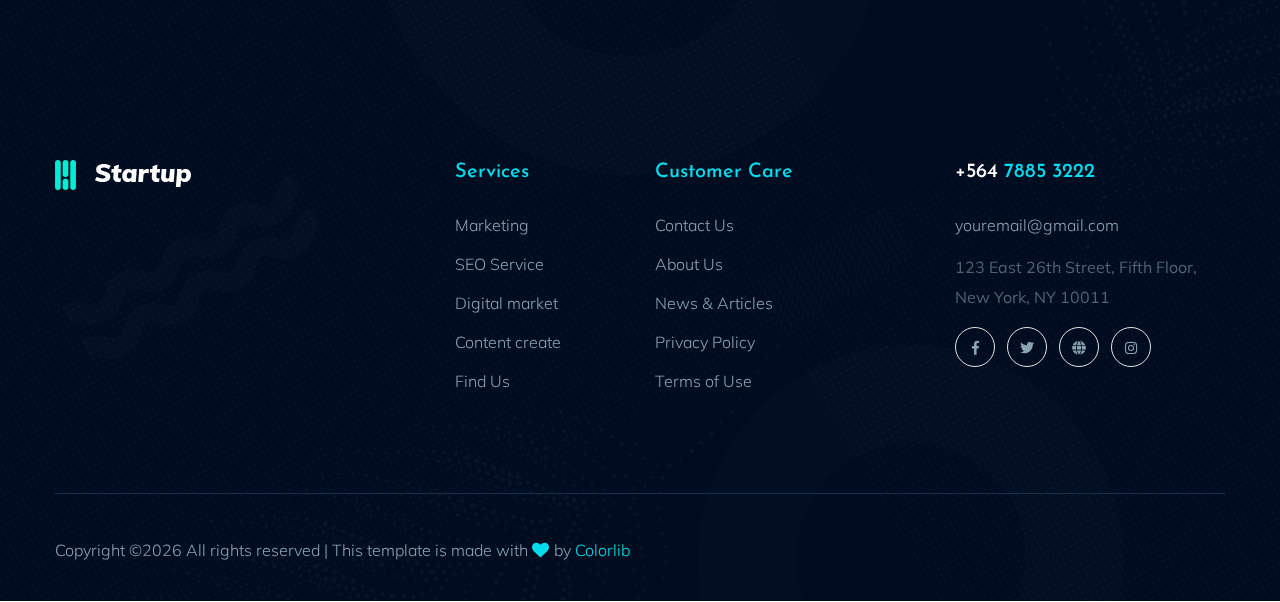
<file: theme/project/website/startup/index.html>
<!doctype html>
<html class="no-js" lang="zxx">
    <head>
        <meta charset="utf-8">
        <meta http-equiv="x-ua-compatible" content="ie=edge">
        <title>Startup HTML-5 Template </title>
        <meta name="description" content="">
        <meta name="viewport" content="width=device-width, initial-scale=1">
        <link rel="manifest" href="site.webmanifest">
		<link rel="shortcut icon" type="image/x-icon" href="assets/img/favicon.ico">

		<!-- CSS here -->
            <link rel="stylesheet" href="assets/css/bootstrap.min.css">
            <link rel="stylesheet" href="assets/css/owl.carousel.min.css">
            <link rel="stylesheet" href="assets/css/slicknav.css">
            <link rel="stylesheet" href="assets/css/flaticon.css">
            <link rel="stylesheet" href="assets/css/animate.min.css">
            <link rel="stylesheet" href="assets/css/magnific-popup.css">
            <link rel="stylesheet" href="assets/css/fontawesome-all.min.css">
            <link rel="stylesheet" href="assets/css/themify-icons.css">
            <link rel="stylesheet" href="assets/css/slick.css">
            <link rel="stylesheet" href="assets/css/nice-select.css">
            <link rel="stylesheet" href="assets/css/style.css">
   </head>

   <body>
    <!-- Preloader Start -->
    <div id="preloader-active">
        <div class="preloader d-flex align-items-center justify-content-center">
            <div class="preloader-inner position-relative">
                <div class="preloader-circle"></div>
                <div class="preloader-img pere-text">
                    <img src="assets/img/logo/loder.jpg" alt="">
                </div>
            </div>
        </div>
    </div>
    <!-- Preloader Start -->
    <header>
        <!-- Header Start -->
       <div class="header-area header_area header-transparent">
            <div class="main-header">
               <div class="header-bottom  header-sticky">
                    <div class="container-fluid">
                        <div class="row align-items-center">
                            <!-- Logo -->
                            <div class="col-xl-2 col-lg-1 col-md-1">
                                <div class="logo">
                                  <a href="index.html"><img src="assets/img/logo/logo.png" alt=""></a>
                                </div>
                            </div>
                            <div class="col-xl-8 col-lg-8 col-md-8">
                                <!-- Main-menu -->
                                <div class="main-menu f-right d-none d-lg-block">
                                    <nav> 
                                        <ul id="navigation">                                                                                                                                     
                                            <li><a href="index.html">Home</a></li>
                                            <li><a href="about.html">About</a></li>
                                            <li><a href="services.html">Services</a></li>
                                            <li><a href="work.html">Works</a></li>
                                            <li><a href="blog.html">Blog</a>
                                                <ul class="submenu">
                                                    <li><a href="blog.html">Blog</a></li>
                                                    <li><a href="single-blog.html">Blog Details</a></li>
                                                </ul>
                                            </li>
                                            <li><a href="#">Pages</a>
                                                <ul class="submenu">
                                                    <li><a href="elements.html">Element</a></li>
                                                </ul>
                                            </li>
                                            <li><a href="contact.html">Contact</a></li>
                                        </ul>
                                    </nav>
                                </div>
                            </div>             
                            <div class="col-xl-2 col-lg-3 col-md-3">
                                <div class="header-right-btn f-right d-none d-lg-block">
                                    <a href="#" class="btn header-btn">Contact Now</a>
                                </div>
                            </div>
                            <!-- Mobile Menu -->
                            <div class="col-12">
                                <div class="mobile_menu d-block d-lg-none"></div>
                            </div>
                        </div>
                    </div>
               </div>
            </div>
       </div>
        <!-- Header End -->
    </header>
    <main>

        <!-- slider Area Start-->
        <div class="slider-area  slider-height" data-background="assets/img/hero/h1_hero.jpg">
            <div class="slider-active">
                <!-- Single Slider -->
                <div class="single-slider">
                    <div class="slider-cap-wrapper">
                          <div class="hero__img">
                            <img src="assets/img/hero/hero_img.jpg" alt=""  data-animation="fadeInRight" data-transition-duration="5s">
                          </div>
                          <div class="hero__caption">
                              <h1 data-animation="fadeInLeft" data-delay=".4s">Business Synergy via <br>Robust Strategies</h1>
                              <p data-animation="fadeInLeft" data-delay=".6s">Aasrem dfgum dolor sivst amet, consectetur adipisicing elitvde, sed dvo eiusmod tempor incididunt ut labore et dolore magna aliqua. Ut enim ad micnim veniam, quis nostrud exercita.</p>
                              <!-- Hero Btn -->
                              <a href="#" class="hero-btn"  data-animation="fadeInLeft" data-delay=".9s" >
                                  View project
                                  <!-- Arrow SVG icon -->
                                  <svg version="1.1" id="Capa_1" xmlns="http://www.w3.org/2000/svg" xmlns:xlink="http://www.w3.org/1999/xlink" x="0px" y="0px"
                                  viewBox="0 0 512 512" style="enable-background:new 0 0 512 512;" xml:space="preserve">
                                 <path d="M506.134,241.843c-0.006-0.006-0.011-0.013-0.018-0.019l-104.504-104c-7.829-7.791-20.492-7.762-28.285,0.068
                                         c-7.792,7.829-7.762,20.492,0.067,28.284L443.558,236H20c-11.046,0-20,8.954-20,20c0,11.046,8.954,20,20,20h423.557
                                         l-70.162,69.824c-7.829,7.792-7.859,20.455-0.067,28.284c7.793,7.831,20.457,7.858,28.285,0.068l104.504-104
                                         c0.006-0.006,0.011-0.013,0.018-0.019C513.968,262.339,513.943,249.635,506.134,241.843z"/> </svg>
                             </a>
                          </div>
                    </div>
                </div>
                <!-- Single Slider -->
                <div class="single-slider">
                    <div class="slider-cap-wrapper">
                          <div class="hero__img">
                            <img src="assets/img/hero/hero_img2.jpg" alt=""  data-animation="fadeInRight" data-transition-duration="5s">
                          </div>
                          <div class="hero__caption">
                              <h1 data-animation="fadeInLeft" data-delay=".4s">Business Synergy via <br>Robust Strategies</h1>
                              <p data-animation="fadeInLeft" data-delay=".6s">Aasrem dfgum dolor sivst amet, consectetur adipisicing elitvde, sed dvo eiusmod tempor incididunt ut labore et dolore magna aliqua. Ut enim ad micnim veniam, quis nostrud exercita.</p>
                              <!-- Hero Btn -->
                              <a href="#" class="hero-btn"  data-animation="fadeInLeft" data-delay=".9s" >
                                  View project
                                  <!-- Arrow SVG icon -->
                                  <svg version="1.1" id="Capa_1" xmlns="http://www.w3.org/2000/svg" xmlns:xlink="http://www.w3.org/1999/xlink" x="0px" y="0px"
                                  viewBox="0 0 512 512" style="enable-background:new 0 0 512 512;" xml:space="preserve">
                                 <path d="M506.134,241.843c-0.006-0.006-0.011-0.013-0.018-0.019l-104.504-104c-7.829-7.791-20.492-7.762-28.285,0.068
                                         c-7.792,7.829-7.762,20.492,0.067,28.284L443.558,236H20c-11.046,0-20,8.954-20,20c0,11.046,8.954,20,20,20h423.557
                                         l-70.162,69.824c-7.829,7.792-7.859,20.455-0.067,28.284c7.793,7.831,20.457,7.858,28.285,0.068l104.504-104
                                         c0.006-0.006,0.011-0.013,0.018-0.019C513.968,262.339,513.943,249.635,506.134,241.843z"/> </svg>
                             </a>
                          </div>
                    </div>
                </div>
            </div>
        </div>
        <!-- slider Area End-->
        <!-- Want To Work Start -->
        <div class="wantToWork-area w-padding">
            <div class="container">
                <div class="row align-items-end">
                    <div class="col-xl-5 col-lg-7 col-md-8">
                        <div class="wantToWork-caption">
                            <p>Once you’ve settled on a business</p>
                            <h2>High Performance Services For Multiple Industries.</h2>
                        </div>
                    </div>
                    <div class="col-xl-7 col-lg-5 col-md-4">
                       <div class="wantToWork-btn f-right">
                            <a href="#" class="btn btn-ans">view more</a>
                       </div>
                    </div>
                </div>
            </div>
        </div>
        <!-- Want To Work End -->
        <!-- Our Services Start -->
        <div class="our-services  pt-50 pb-150">
            <div class="container">
                <div class="row">
                    <div class=" col-lg-4 col-md-6 col-sm-6">
                        <div class="single-services text-center mb-30">
                            <div class="services-ion">
                                <span class="flaticon-experience"></span>
                            </div>
                            <div class="services-cap">
                                <h5>Strategic Planning</h5>
                                <p>Lorem ipsum dolor sit amet, consectetur adipisicing elit, sed do eiusmod.</p>
                            </div>
                        </div>
                    </div>
                    <div class=" col-lg-4 col-md-6 col-sm-6">
                        <div class="single-services text-center mb-30">
                            <div class="services-ion">
                                <span class="flaticon-pay"></span>
                            </div>
                            <div class="services-cap">
                                <h5>Trades & stocks</h5>
                                <p>Lorem ipsum dolor sit amet, consectetur adipisicing elit, sed do eiusmod.</p>
                            </div>
                        </div>
                    </div>
                    <div class=" col-lg-4 col-md-6 col-sm-6">
                        <div class="single-services text-center mb-30">
                            <div class="services-ion">
                                <span class="flaticon-good"></span>
                            </div>
                            <div class="services-cap">
                                <h5>Audit & Assurance</h5>
                                <p>Lorem ipsum dolor sit amet, consectetur adipisicing elit, sed do eiusmod.</p>
                            </div>
                        </div>
                    </div>
                </div>
            </div>
        </div>
        <!-- Our Services End -->
        <!-- Visit Our Tailor Start -->
        <div class="visit-tailor-area fix">
            <!--Right Contents  -->
            <div class="tailor-offers"></div>
            <!-- left Contents -->
            <div class="tailor-details">
                <span>All of our Skills In The Fild</span>
                <h3>Differentiate Yourself And <br>Attractive Attention</h3>
                <p>Tempor incididunt ut labore et cvhjfhore magna aliqua. Ut<br> enim ad minim veniam, quis.</p>
                 <!-- skill Start -->
                <div class="skill-ara">
                    <div class="skill">
                        <div class="single-skill">
                            <div class="progress-count">
                                <p>User Interface</p><span>75%</span>
                            </div>
                            <div class="progress">
                                <div class="progress-bar wow slideInLeft" data-wow-duration="1s" data-wow-delay=".5s" aria-valuenow="25" role="progressbar" style="width: 75%"  aria-valuemin="0" aria-valuemax="100"></div>
                            </div>
                        </div>
                        <div class="single-skill">
                            <div class="progress-count">
                                <p>Digital Marketing</p><span>89%</span>
                            </div>
                            <div class="progress">
                                <div class="progress-bar wow slideInLeft" data-wow-duration="1s" data-wow-delay=".7s" role="progressbar" style="width: 89%" aria-valuenow="25" aria-valuemin="0" aria-valuemax="100"></div>
                            </div>
                        </div>
                        <div class="single-skill">
                            <div class="progress-count">
                                <p>User Interface</p><span>95%</span>
                            </div>
                            <div class="progress">
                                <div class="progress-bar wow slideInLeft" data-wow-duration="1s" data-wow-delay=".6s" role="progressbar" style="width: 95%" aria-valuenow="25" aria-valuemin="0" aria-valuemax="100"></div>
                            </div>
                        </div>
                    </div>
                </div>
                <!-- skill End -->
            </div>

        </div>
        <!-- Visit Our Tailor End -->
        <!-- Want To Work Start -->
        <div class="wantToWork-area w-padding3">
            <div class="container">
                <div class="row align-items-end">
                    <div class="col-xl-5 col-lg-7 col-md-8">
                        <div class="wantToWork-caption">
                            <p>Works That We Done Recently</p>
                            <h2>All startups need to make their business work</h2>
                        </div>
                    </div>
                    <div class="col-xl-7 col-lg-5 col-md-4">
                        <div class="wantToWork-btn f-right">
                            <a href="#" class="btn btn-ans">view more</a>
                        </div>
                    </div>
                </div>
            </div>
        </div>
        <!-- Want To Work End -->
        <!-- Project Gallery Start -->
        <div class="project-gallery-area">
            <div class="container-full p-0">
                <div class="row no-gutters">
                    <!-- Big img -->
                    <div class="col-lg-5 col-md-4">
                        <div class="portfolio-wrapper">
                            <div class="portfolio-thumb big-img" style="background-image: url(assets/img/gallery/project_list1.png);">
                            </div>
                            <!-- Popup img Link -->
                            <div class="portfolio-content">
                                <a href="assets/img/gallery/project_list1.png" class="img-pop-up">View Project</a>
                            </div>
                        </div>
                    </div>
                    <!-- Small Img -->
                    <div class="col-lg-7 col-md-8">
                        <div class="row no-gutters">
                            <div class="col-lg-5 col-md-6 col-sm-6">
                                <div class="portfolio-wrapper">
                                    <div class="portfolio-thumb small-img"  style="background-image: url(assets/img/gallery/project_list2.png);">
                                    </div>
                                    <!-- Popup img Link -->
                                    <div class="portfolio-content">
                                        <a href="assets/img/gallery/project_list2.png" class="img-pop-up">View Project</a>
                                    </div>
                                </div>
                            </div>
                            <div class="col-lg-7 col-md-6 col-sm-6">
                                <div class="portfolio-wrapper">
                                    <div class="portfolio-thumb small-img" style="background-image: url(assets/img/gallery/project_list3.png);">
                                    </div>
                                    <!-- Popup img Link -->
                                    <div class="portfolio-content">
                                        <a href="assets/img/gallery/project_list3.png" class="img-pop-up">View Project</a>
                                    </div>
                                </div>
                            </div>
                        </div>
                        <div class="row no-gutters">
                            <div class="col-lg-7 col-md-6 col-sm-6">
                                <div class="portfolio-wrapper">
                                    <div class="portfolio-thumb small-img" style="background-image: url(assets/img/gallery/project_list4.png);"></div>
                                    <!-- Popup img Link -->
                                    <div class="portfolio-content">
                                        <a href="assets/img/gallery/project_list4.png" class="img-pop-up">View Project</a>
                                    </div>
                                </div>
                            </div>
                            <div class="col-lg-5 col-md-6 col-sm-6">
                                <div class="portfolio-wrapper">
                                    <div class="portfolio-thumb small-img" style="background-image: url(assets/img/gallery/project_list5.png);"></div>
                                    <!-- Popup img Link -->
                                    <div class="portfolio-content">
                                        <a href="assets/img/gallery/project_list5.png" class="img-pop-up">View Project</a>
                                    </div>
                                </div>
                            </div>
                        </div>
                    </div>
                </div>
            </div>
        </div>
        <!-- Project Gallery End -->
        <!-- Testimonial Start -->
        <div class="testimonial-area testimonial-padding">
            <div class="container ">
               <div class="row d-flex justify-content-center">
                    <div class="col-xl-11 col-lg-11 col-md-9">
                        <div class="h1-testimonial-active">
                            <!-- Single Testimonial -->
                            <div class="single-testimonial text-center">
                                 <!-- Testimonial Content -->
                                <div class="testimonial-caption ">
                                    <div class="testimonial-top-cap">
                                        <img src="assets/img/icon/testimonial.png" alt="">
                                        <p>Consectetur adipiscing elit, sed do eiusmod tempor incididunt ut labore et dolore magna aliqua. Quis ipsum suspendisse ultrices gravida. Risus commodo viverra maecenas accumsan lacus vel facilisis por incididunt ut labore et dolore mas. </p>
                                    </div>
                                    <!-- founder -->
                                    <div class="testimonial-founder d-flex align-items-center justify-content-center">
                                        <div class="founder-img">
                                            <img src="assets/img/testmonial/Homepage_testi.png" alt="">
                                        </div>
                                       <div class="founder-text">
                                            <span>Oliva jems</span>
                                            <p>UIX designer</p>
                                       </div>
                                    </div>
                                </div>
                            </div>
                            <!-- Single Testimonial -->
                            <div class="single-testimonial text-center">
                                 <!-- Testimonial Content -->
                                <div class="testimonial-caption ">
                                    <div class="testimonial-top-cap">
                                        <img src="assets/img/icon/testimonial.png" alt="">
                                        <p>Consectetur adipiscing elit, sed do eiusmod tempor incididunt ut labore et dolore magna aliqua. Quis ipsum suspendisse ultrices gravida. Risus commodo viverra maecenas accumsan lacus vel facilisis por incididunt ut labore et dolore mas. </p>
                                    </div>
                                    <!-- founder -->
                                    <div class="testimonial-founder d-flex align-items-center justify-content-center">
                                        <div class="founder-img">
                                            <img src="assets/img/testmonial/Homepage_testi.png" alt="">
                                        </div>
                                       <div class="founder-text">
                                            <span>Oliva jems</span>
                                            <p>UIX designer</p>
                                       </div>
                                    </div>
                                </div>
                            </div>
                        </div>
                    </div>
               </div>
            </div>
        </div>
        <!-- Testimonial End -->
        <!--All startups Start -->
        <div class="all-starups-area fix">
            <!-- left Contents -->
            <div class="starups">
                <div class="starups-details">
                    <span>Features That You Will Get</span>
                    <h3>All startups need to make<br>their business work</h3>
                    <!-- Details -->
                    <div class="starups-list">
                        <ul>
                            <li>
                                <svg xmlns="http://www.w3.org/2000/svg" xmlns:xlink="http://www.w3.org/1999/xlink" width="30px" height="30px">
                                <path fill-rule="evenodd"  fill="rgb(4, 219, 236)" d="M15.000,0.000 C23.284,0.000 30.000,6.716 30.000,15.000 C30.000,23.284 23.284,30.000 15.000,30.000 C6.716,30.000 -0.000,23.284 -0.000,15.000 C-0.000,6.716 6.716,0.000 15.000,0.000 Z"/>
                                <text kerning="auto" font-family="themify" fill="rgb(255, 255, 255)" font-size="14px" x="9px" y="22.0320000000002px">&#58956;</text>
                                </svg>
                            </li>
                            <li>
                                <p>Having a home based business is a wonderful asset to your life. The problem still stands,</p>
                            </li>
                        </ul>
                        <ul>
                            <li>
                                <svg xmlns="http://www.w3.org/2000/svg" xmlns:xlink="http://www.w3.org/1999/xlink" width="30px" height="30px">
                                <path fill-rule="evenodd"  fill="rgb(4, 219, 236)" d="M15.000,0.000 C23.284,0.000 30.000,6.716 30.000,15.000 C30.000,23.284 23.284,30.000 15.000,30.000 C6.716,30.000 -0.000,23.284 -0.000,15.000 C-0.000,6.716 6.716,0.000 15.000,0.000 Z"/>
                                <text kerning="auto" font-family="themify" fill="rgb(255, 255, 255)" font-size="14px" x="9px" y="22.0320000000002px">&#58956;</text>
                                </svg>
                            </li>
                            <li>
                                <p>Promotional Advertising Specialty You Ve Waited Long Enough</p>
                            </li>
                        </ul>
                        <ul>
                            <li>
                                <svg xmlns="http://www.w3.org/2000/svg" xmlns:xlink="http://www.w3.org/1999/xlink" width="30px" height="30px">
                                <path fill-rule="evenodd"  fill="rgb(4, 219, 236)" d="M15.000,0.000 C23.284,0.000 30.000,6.716 30.000,15.000 C30.000,23.284 23.284,30.000 15.000,30.000 C6.716,30.000 -0.000,23.284 -0.000,15.000 C-0.000,6.716 6.716,0.000 15.000,0.000 Z"/>
                                <text kerning="auto" font-family="themify" fill="rgb(255, 255, 255)" font-size="14px" x="9px" y="22.0320000000002px">&#58956;</text>
                                </svg>
                            </li>
                            <li>
                                <p>Direct Mail Advertising How I Made 47 325 In 30 Days  By Mailing 2 200 Letters</p>
                            </li>
                        </ul>
                    </div>
                </div>
            </div>
            <!--Right Contents  -->
            <div class="starups-img"></div>
        </div>
        <!--All startups End -->
        <!-- Want To Work Start -->
        <div class="wantToWork-area w-padding3">
            <div class="container">
                <div class="row align-items-end">
                    <div class="col-xl-5 col-lg-7 col-md-8">
                        <div class="wantToWork-caption">
                            <p>Once you’ve settled on a business</p>
                            <h2>High Performance Services For Multiple Industries.</h2>
                        </div>
                    </div>
                    <div class="col-xl-7 col-lg-5 col-md-4">
                       <div class="wantToWork-btn f-right">
                            <a href="#" class="btn btn-ans">view more</a>
                       </div>
                    </div>
                </div>
            </div>
        </div>
        <!-- Want To Work End -->
        <!-- David Droga start -->
        <div class="david-droga-area  pb-160">
            <div class="container">
                <div class="row">
                    <div class="col-xl-6 col-lg-6 col-md-6">
                        <!-- single-david -->
                        <div class="single-david mb-30">
                            <div class="david-img">
                                <img src="assets/img/gallery/david.png" alt="">
                            </div>
                            <div class="david-captoin">
                                <ul class="david-info">
                                    <li>january 28, 2020 </li>
                                    <li> No Comments</li>
                                </ul>
                                <h2><a href="single-blog.html">Addiction When Gambling Becomes Harness The Power.</a></h2>
                                <span>Continue Reading</span>
                            </div>
                        </div>
                    </div>
                    <div class="col-xl-6 col-lg-6 col-md-6">
                        <!-- single-david -->
                        <div class="single-david mb-30">
                            <div class="david-img">
                                <img src="assets/img/gallery/david2.png" alt="">
                            </div>
                            <div class="david-captoin">
                                <ul class="david-info">
                                    <li>january 28, 2020</li>
                                    <li>No Comments</li>
                                </ul>
                                <h2><a href="single-blog.html">Addiction When Gambling Becomes Harness The Power.</a></h2>
                                <span>Continue Reading</span>
                            </div>
                        </div>
                    </div>
            </div>
            </div>
        </div>
        <!-- David Droga End -->
        <!-- Want To Work Start -->
        <div class="wantToWork-area wantToWork-area2 w-padding2">
            <div class="container">
                <div class="row align-items-center justify-content-between">
                    <div class="col-xl-8 col-lg-8 col-md-8">
                        <div class="wantToWork-caption wantToWork-caption2">
                            <h2>Send us a message if you have an issue with your order.</h2>
                        </div>
                    </div>
                    <div class="col-xl-4 col-lg-4 col-md-4">
                        <a href="#" class="btn btn-black f-right">contact us now</a>
                    </div>
                </div>
            </div>
        </div>
        <!-- Want To Work End -->

    </main>
    <footer>
        <!-- Footer Start-->
        <div class="footer-area">
            <div class="container">
               <div class="footer-top footer-padding">
                    <div class="row justify-content-between">
                        <div class="col-xl-4 col-lg-4 col-md-4 col-sm-6">
                            <div class="single-footer-caption mb-50">
                                <div class="single-footer-caption mb-30">
                                    <!-- logo -->
                                    <div class="footer-logo">
                                        <a href="index.html"><img src="assets/img/logo/logo2_footer.png" alt=""></a>
                                    </div>
                                </div>
                            </div>
                        </div>
                        <div class="col-xl-2 col-lg-2 col-md-4 col-sm-6">
                            <div class="single-footer-caption mb-50">
                                <div class="footer-tittle">
                                    <h4>Services</h4>
                                    <ul>
                                        <li><a href="#">Marketing</a></li>
                                        <li><a href="#"> SEO Service</a></li>
                                        <li><a href="#">Digital market</a></li>
                                        <li><a href="#">Content create</a></li>
                                        <li><a href="#">Find Us</a></li>
                                    </ul>
                                </div>
                            </div>
                        </div>
                        <div class="col-xl-3 col-lg-3 col-md-4 col-sm-6">
                            <div class="single-footer-caption mb-50">
                                <div class="footer-tittle">
                                    <h4>Customer Care</h4>
                                    <ul>
                                        <li><a href="#">Contact Us</a></li>
                                        <li><a href="#">About Us</a></li>
                                        <li><a href="#">News & Articles</a></li>
                                        <li><a href="#">Privacy Policy</a></li>
                                        <li><a href="#"> Terms of Use</a></li>
                                    </ul>
                                </div>
                            </div>
                        </div>
                        <div class="col-xl-3 col-lg-3 col-md-4 col-sm-6">
                            <div class="single-footer-caption mb-50">
                                <div class="footer-tittle">
                                    <h4><span>+564</span> 7885 3222</h4>
                                    <ul>
                                        <li><a href="#">youremail@gmail.com</a></li>
                                    </ul>
                                    <p>123 East 26th Street, Fifth Floor, New York, NY 10011</p>
                                </div>
                                <!-- footer social -->
                                <div class="footer-social">
                                    <a href="#"><i class="fab fa-facebook-f"></i></a>
                                    <a href="#"><i class="fab fa-twitter"></i></a>
                                    <a href="#"><i class="fas fa-globe"></i></a>
                                    <a href="#"><i class="fab fa-instagram"></i></a>
                                </div>
                            </div>
                        </div>
                    </div>
               </div>
                <div class="footer-bottom">
                    <div class="row">
                        <div class="col-xl-12 ">
                            <div class="footer-copy-right">
                                <p><!-- Link back to Colorlib can't be removed. Template is licensed under CC BY 3.0. -->
  Copyright &copy;<script>document.write(new Date().getFullYear());</script> All rights reserved | This template is made with <i class="fa fa-heart" aria-hidden="true"></i> by <a href="https://colorlib.com" target="_blank">Colorlib</a>
  <!-- Link back to Colorlib can't be removed. Template is licensed under CC BY 3.0. --></p>
                            </div>
                        </div>
                    </div>
               </div>
            </div>
        </div>
        <!-- Footer End-->
    </footer>
    <!-- Scroll Up -->
    <div id="back-top" >
        <a title="Go to Top" href="#"> <i class="fas fa-level-up-alt"></i></a>
    </div>


    <!-- JS here -->
		<!-- All JS Custom Plugins Link Here here -->
        <script src="./assets/js/vendor/modernizr-3.5.0.min.js"></script>
		<!-- Jquery, Popper, Bootstrap -->
		<script src="./assets/js/vendor/jquery-1.12.4.min.js"></script>
        <script src="./assets/js/popper.min.js"></script>
        <script src="./assets/js/bootstrap.min.js"></script>
	    <!-- Jquery Mobile Menu -->
        <script src="./assets/js/jquery.slicknav.min.js"></script>

		<!-- Jquery Slick , Owl-Carousel Plugins -->
        <script src="./assets/js/owl.carousel.min.js"></script>
        <script src="./assets/js/slick.min.js"></script>
		<!-- One Page, Animated-HeadLin -->
        <script src="./assets/js/wow.min.js"></script>
		<script src="./assets/js/animated.headline.js"></script>
        <script src="./assets/js/jquery.magnific-popup.js"></script>

		<!-- Nice-select, sticky -->
        <script src="./assets/js/jquery.nice-select.min.js"></script>
		<script src="./assets/js/jquery.sticky.js"></script>
        
        <!-- contact js -->
        <script src="./assets/js/contact.js"></script>
        <script src="./assets/js/jquery.form.js"></script>
        <script src="./assets/js/jquery.validate.min.js"></script>
        <script src="./assets/js/mail-script.js"></script>
        <script src="./assets/js/jquery.ajaxchimp.min.js"></script>
        
		<!-- Jquery Plugins, main Jquery -->	
        <script src="./assets/js/plugins.js"></script>
        <script src="./assets/js/main.js"></script>
        
    </body>
</html>
</file>
<file: theme/project/branding/polygon/css/templatemo_style.css>
/* 

Polygon Template

https://templatemo.com/tm-400-polygon

*/

html, body {
	font-family: Tahoma, Arial; 
	padding: 0px; 
	margin: 0px; 
	color: #e7e7e7;
	background: #393e42;
	font-size: 12px;
}

.blue {
	color: #0CF;
}

.green {
	color: #0F0;
}

a {
	color: #b69e40; outline: 0;
}

a:hover {
	text-decoration: none;
}

a:active, a:focus {
	color: #b69e40;
	border: none;
	text-decoration: none;
}

button:focus { border: none; outline:none; }

p {
	color: #aeb5ba;
}

h1, h2, h3, h4, h5, h6 {
	font-family: Tahoma, Arial;
	font-weight: 400;
}

h1	{	font-size: 1.5em;
	color: #ffffff;
	background: #343537;
	padding: 10px 8px;
	float: left;
	}
	
h2	{ font-size: 24px; color: #ffffff; }
h3 {  text-align: center; font-size: 16px; }
/*img {
  	max-width: 100%;
  	height: auto;
  	width:100%;
}*/
.clear	{ clear: both; }
.container-fluid{ margin:15px auto; }

/* Menu */
span.fa	{ width: 100%; text-align: center; }
.site-header .main-navigation ul {
  padding: 0;
  margin: 0;
  list-style: none; 
  float: right;
}

.site-header .main-navigation {
  display: block;
  text-align: center;
  padding: 0px 0px;
}
.site-header .main-navigation ul li {
  display: inline-block;
  margin-left: 1px;
}
.site-header .main-navigation ul li:last-child {
  margin-right: 0px !important;
}
.site-header .main-navigation ul li a {
  padding: 20px 20px;
  display: inline-block;
  color: white;
  font-size: 16px;
  background: #343536;
  text-transform: uppercase;
}
.site-header .main-navigation ul li a.active {
  color: #b69e40;
  text-decoration: none;
}
.site-header .templatemo_logo {
  margin-top: 60px;
  display: inline-block;
  font-size: 36px;
  font-weight: 700;
}

a.menu-toggle-btn {
  padding: 12px 0;
  display: block;
  color: white;
  font-size: 24px;
}

.responsive-menu {
  display: none;
  background: #343536;
}

.responsive_menu {
  display: none;
  background-color: #2a2a2a;
}
.responsive_menu ul li {
  display: block !important;
  margin: 0 !important;
  border-bottom: 1px solid #444444;
}
.responsive_menu ul li a {
  padding: 15px 0 !important;
  display: block !important;
}

.templatemorow	{ margin: 0px 30px; }
.templatemo_servicerow	{ margin: 0px; }
.blok	{ position: absolute; }
.hex	{ width: 20%; float: left; }
.hex-offset	{ margin-left: 10%; }
.hexagon2, .hexagonteam {
	position: absolute;
	width: 200px;
	height: 400px;
	top: -85px;
}
.hexagonteam {
	position: absolute;
	width: 200px;
	height: 350px;
	top: -85px;
}
.hexagon {
	overflow: hidden;
	visibility: hidden;

	-webkit-transform: rotate(120deg);
	-moz-transform: rotate(120deg);
	-o-transform: rotate(120deg);
	-ms-transform: rotate(120deg);
	transform: rotate(120deg);
	cursor: pointer;
}

.hexagon-in1 {
	overflow: hidden;
	width: 100%;
	height: 100%;

	-webkit-transform: rotate(-60deg);
	-moz-transform: rotate(-60deg);
	-o-transform: rotate(-60deg);
	-ms-transform: rotate(-60deg);
	transform: rotate(-60deg);
}

.hexagon-in2 {
	/*-webkit-box-shadow: inset 0 0 0 200px rgba(176, 218, 212, 0.48);
	box-shadow: inset 0 0 0 200px rgba(176, 218, 212, 0.48);*/
	overflow: hidden;
	width: 100%;
	height: 100%;
	background-repeat: no-repeat;
	background-position: 50%;

	-webkit-background-size: 125%;
	-moz-background-size: 125%;
	background-size: 125%;
	visibility: visible;

	-webkit-transform: rotate(-60deg);
	-moz-transform: rotate(-60deg);
	-o-transform: rotate(-60deg);
	-ms-transform: rotate(-60deg);
	transform: rotate(-60deg);

	-webkit-transition: all 0.5s ease;
	-moz-transition: all 0.5s ease;
	-o-transition: all 0.5s ease;
	-ms-transition: all 0.5s ease;
	transition: all 0.5s ease;
}

.hexagon-in2:hover {
	webkit-box-shadow: inset 0 0 0 200px rgba(36,36,36, 0.7);
	box-shadow: inset 0 0 0 200px rgba(36,36,36, 0.7);
}
.s_top	{ margin-top: 8%; }

.templatemo_hexteam .gallery-item .templatemo_overlay1 a {
    margin-top: 78%;
    background: none;
    border: none;
    position: static;
    display: inline-block;    
    margin-left: 10px;
}

.smallhexagon {
	width: 40px;
	height: 46px;
	background: #b69e40;
	position: relative;
	background: url(../images/templatemo_teamhexa.png) no-repeat;
	margin-bottom: 10px;
}
.smallhexagon:before {
	position: absolute;
	left: 0;
	width: 0;
	height: 46px;

}
.smallhexagon:after {
	content: "";
	position: absolute;
	left: 0;
	width: 0;
	height: 46px;
}
.smallhexagon .fa { font-size: 16px; color: #ffffff; line-height: 46px; }
.templatemo_overlaytxt	{ margin-top: 105%; text-align: center; width: 100%; }

.hexagon-a {
	margin-top: 63px;
	position: absolute;
	z-index: 300;
	margin-left: -65px;
}
.hexagon-a a {
  margin: 0 auto;
  width: 26%;
  display: block;
  position: relative;
  
}
.hexagon-a a.hlinktop:hover .hexa-a {
  background: #cfb652;
  color: #fff;
}

.hexagonservices {
	height: 160px;
	margin-top: 60px;
}
.hexagonservices a.hlinkbott {
  margin: 0 auto;
  display: block;
  min-width: 120px;
  position: relative;
}

.hexagonservices a.hlinkbott:hover .hexa {
  background: #b69e40;
}
.templatemo_servicetext	{ float: left; margin-top: 230px; }
.templatemo_hexservices	{ width: 20%; margin-top: -10%; }
.templatemo_hexservices p{ text-align: center; }

/* mid hexa */
.hexa-a {
  width: 100%;
  min-width: 110px;
  height: 0;
  padding-bottom: 57.7%;
  background: #393e42;
  position: absolute;
  color: #b69e40;
  font-family: Futura, "Trebuchet MS", Arial, sans-serif;
  font-size: 42px;
  -webkit-transition: all 0.2s ease-in-out;
  -webkit-transition-delay: 0s;
  -moz-transition: all 0.2s ease-in-out 0s;
  -o-transition: all 0.2s ease-in-out 0s;
  transition: all 0.2s ease-in-out 0s;
  border-radius: 0%;
}

.hexa-a:before, .hexa-a:after {
  content: "";
  display: block;
  width: inherit;
  height: inherit;
  padding: inherit;
  background: inherit;
  -webkit-transform: rotate(60deg);
  -moz-transform: rotate(60deg);
  -ms-transform: rotate(60deg);
  -o-transform: rotate(60deg);
  transform: rotate(60deg);
  z-index: 0;
  position: absolute;
  border-radius: inherit;
}

.hexa-a:after {
  -webkit-transform: rotate(-60deg);
  -moz-transform: rotate(-60deg);
  -ms-transform: rotate(-60deg);
  -o-transform: rotate(-60deg);
  transform: rotate(-60deg);
}

.hcontainer-a {
  position: absolute;
  left: 0;
  top: 0;
  height: 100%;
  width: 100%;
  z-index: 10;
}

.vertical-align-a {
  display: table;
  height: 100%;
  width: 100%;
}

.texts-a {
  display: table-cell;
  vertical-align: middle;
  text-align: center;
} 

/* main Hexa */ 
.hexa {
  width: 100%;
  min-width: 120px;
  height: 0;
  padding-bottom: 57.7%;
  margin: 0;
  background: #b69e40;
  position: absolute;
  color: #FFF;
  font-family: Futura, "Trebuchet MS", Arial, sans-serif;
  font-size: 14px;
  -webkit-transition: all 0.2s ease-in-out;
  -webkit-transition-delay: 0s;
  -moz-transition: all 0.2s ease-in-out 0s;
  -o-transition: all 0.2s ease-in-out 0s;
  transition: all 0.2s ease-in-out 0s;
  border-radius: 0%;
}

.hexa:before, .hexa:after {
  content: "";
  display: block;
  width: inherit;
  height: inherit;
  padding: inherit;
  background: inherit;
  -webkit-transform: rotate(60deg);
  -moz-transform: rotate(60deg);
  -ms-transform: rotate(60deg);
  -o-transform: rotate(60deg);
  transform: rotate(60deg);
  z-index: 0;
  position: absolute;
  border-radius: inherit;
}

.hexa:after {
  -webkit-transform: rotate(-60deg);
  -moz-transform: rotate(-60deg);
  -ms-transform: rotate(-60deg);
  -o-transform: rotate(-60deg);
  transform: rotate(-60deg);
}


/* ---- Small Hexa ----*/
.hex_footer {
    width: 46px;
	height: 40px;
	position: relative;
    background: url(../images/templatemo_footerhexa.png) no-repeat;
}

 a:hover .hex_footer{ background: url(../images/templatemo_teamhexa_hover.png) no-repeat; }

.hex_footer span.fa{ color: #ffffff; font-size: 16px; line-height: 40px; }

/*------------------------------------------------------
	Gallery Styles 
--------------------------------------------------------*/
.gallery-item {
  background-color: white;
  -webkit-box-shadow: inset 0 0 1px #666;
  -moz-box-shadow: inset 0 0 1px #666;
  margin-bottom: 30px;
  /*position: relative;*/
  overflow: hidden;
}
.gallery-item .content-gallery {
  text-align: center;
}
.gallery-item .content-gallery h3 {
  color: #b10021;
  font-size: 16px;
  font-weight: 300;
  margin-top: 5px;
  padding-bottom: 5px;
  display: inline-block;
}
.gallery-item img {
  width: 100%;
}
.gallery-item .overlay {
  position: absolute;
  top: 0;
  left: 0;
  width: 100%;
  min-width: 100%;
  min-height: 100%;
  height: 100%;
  display: block;
  -webkit-transition: all 50ms ease-in-out;
  -moz-transition: all 50ms ease-in-out;
  -ms-transition: all 50ms ease-in-out;
  -o-transition: all 50ms ease-in-out;
  transition: all 50ms ease-in-out;
}
.gallery-item .overlay a {
  color: #2a2a2a;
  width: 32px;
  height: 32px;
  background-color: #d3b850;
  -webkit-border-radius: 3px;
  -moz-border-radius: 3px;
  -ms-border-radius: 3px;
  border-radius: 3px;
  text-align: center;
  line-height: 32px;
  position: absolute;
  top: 50%;
  left: 50%;
  margin-top: -16px;
  margin-left: -16px;
}
.templatemo_gallerygap { margin-bottom: 13%; }
.templatemo_gallerygap img{ margin-top: 30px; }
.templatemo_gallerygap span.fa	{ font-size: 22px; margin-bottom: 15px; }
.templatemo_gallerytop	{ margin-top: 11%; }
.templatemo_loadmore	{ 
	margin: 0 auto; 
	padding: 7px 0px; 
	background: #b79e41; 
	margin-top: 15%; 
	text-align: center; 
	font-size: 16px; 
	width: 200px; 
	margin-bottom:10%;
	}

.templatemo_loadmore button{ 
	border: none; 
	background: #b79e41; 
	color: #ffffff; 
	text-transform: uppercase;
	width: 100%;
	}
.templatemo_contacttitle	{ 
	font-size: 16px; 
	color: #ffffff; }	
.templatemo_contactmap	{ 
	width: 332px; 
	height: 388px; 
	margin: 0 auto; }


.templatemo_contactmap img{ 
	position: absolute;
	top: 0px;
	left: 29px;
	}
.templatemo_address	ul{ 
	float: left;
	width: 100%;
	padding: 0;
	margin-top: 20px;
	}
.templatemo_address	ul li{ list-style: none; display: inline; padding: 0px; float: left; }
.templatemo_address	ul li.left{
	float: left;
	width: 40px;
	color: #b69e40;
	font-size: 22px;
}
.templatemo_address	ul li.rigth{
	float: left;
}

.templatemo_address	ul li.clear	{ height: 10px; width: 100%; }

.templatemo_form	{  width: 100%; }
.templatemo_form input{ 
	float: left; 
	height: 34px; 
	padding: 6px 12px; 
	border-radius: 0px; 
	background: #343536; 
	border: 1px solid #4b5257; 
	width: 100%;  
	margin-top: 10px;
	color: #cccccc;
	}
.templatemo_form textarea{
	float: left; 
	padding: 6px 12px; 
	height: 130px;
	border-radius: 0px; 
	background: #343536; 
	border: 1px solid #4b5257; 
	margin-top: 10px; 
	color: #cccccc;
}
.templatemo_form button.btn-primary{
	float: left; 
	width: 100%;
	line-height: 34px;
	text-align: center;
	color: #ffffff;
	border-radius: 0px;
	background: #b69e40;
	border: none;
	text-transform: uppercase;
	font-size: 14px;
	font-weight: 600;
	margin-top: 10px;
}
.templatemo_contactmap	{ width: 332px; height: 388px; float: left; }
.templatemo_contactmap img { position: absolute; width: 332px; height: 388px; top: 0px; left: 15px; }
#templatemo_map {
    width: 100%;
    height: 388px;
}

.templatemo_footer { background: #343536; padding: 20px 0px; width: 100%; margin-top: 100px; }
.templatemo_footer .hex_footer	{ float: left; margin-right: 5px; height: 40px; }

/* Smartphones (portrait and landscape) ----------- */
@media only screen 
and (min-device-width : 320px) 
and (max-width : 419px)	{
	.hex	{ width: 50%; float: left; }
	.templatemorow	{ margin: 0 5%; }
	.hexagon2 
	{
	position: absolute;
	width: 110px;
	height: 128px;
	top: 0px;
	}
	.templatemo-hex-top1	{ margin-top: 300px; }
	.templatemo-hex-top2	{ margin-top: 100px; margin-left: 25%; }
	.templatemo-hex-top3	{ margin-top: 100px; }
	.templatemo_gallerytop	{ margin-top: 32%; }
	.templatemo_loadmore	{ margin-top: 53%; }
	.templatemo_servicetxt	{ margin-top: 230px; }
	.templatemo_servicecol2	{ margin-top: 10%; float: left; }
	.templatemo_contactmap	{ width: 250px; height: 292px; float: left; }
	.templatemo_contactmap img{ position: absolute; width: 250px; height: 292px; top: 0px; left: 15px; }
	#templatemo_map {
    width: 100%;
    height: 292px;
	}
	.blok	{ left: 13%; }
}

@media (min-width : 420px) 
and (max-width : 559px)	{
	.hex	{ width: 50%; float: left; }
	.templatemorow	{ margin: 0; }
	.hexagon2 
	{
	position: absolute;
	width: 150px;
	height: 175px;
	top: 0px;
	}
	.templatemo-hex-top1	{ margin-top: 300px; }
	.templatemo-hex-top2	{ margin-top: 130px; margin-left: 25%; }
	.templatemo-hex-top3		{ margin-top: 130px; }
	.templatemo_gallerytop	{ margin-top: 32%; }
	.templatemo_loadmore	{ margin-top: 50%; }
	.templatemo_servicetxt	{ margin-top: 230px; }
	.templatemo_servicecol2	{ margin-top: 7%; float: left; }
	.blok	{ left: 22%; }
	
}

@media(min-width:560px) and (max-width:767px)	{
	.hex	{ width: 50%; float: left; }
	.templatemorow	{ margin: 0 10%; }
	.hexagon2 
	{
	position: absolute;
	width: 200px;
	height: 250px;
	top: 0px;
	}
	.templatemo-hex-top1	{ margin-top: 300px; }
	.templatemo-hex-top2	{ margin-top: 180px; margin-left: 25%; }
	.templatemo-hex-top3		{ margin-top: 180px; }
	.templatemo_gallerytop	{ margin-top: 33%; }
	.templatemo_loadmore	{ margin-top: 48%; }
	.templatemo_servicetxt	{ margin-top: 230px; }
	.templatemo_servicecol2	{ margin-top: 7%; float: left; }
	.blok	{ left: 33%; }

}
@media (max-width: 767px)	{
	.templatemo_footer .hex_footer	{ float: left; }
	.hexagon-a	{ margin-left: 5px; }
	.hexagon-a a	{ min-width: 190px; }
	.hexagonservices a.hlinkbott	{ width: 200px; }
	.templatemo_servicerow	{margin: -10% 30px 0px 30px; }
	.templatemo_hexservices	{ width: 100%; margin-top: 5%; float: left; }

}
@media(min-width:768px) and (max-width: 991px){ 
	.templatemorow	{ margin: 0 4%; }
	.hexagon2 
	{
	position: absolute;
	width: 120px;
	height: 180px;
	top: -85px;
	}
	.templatemo-hex-top1	{ margin-top: 110px; }
	.templatemo_servicecol2	{ margin-top: 15%; float: left; }
	.s_top	{ margin-top: 14%; }
	.hexagon-a	{ margin-left: 5px; }
	.hexagon-a a	{ min-width: 190px; }
	.hexagonservices a.hlinkbott	{ width: 200px; }
	.templatemo_servicerow	{ margin: -10% 30px 0px 30px; }
	.templatemo_hexservices	{ width: 100%; margin-top: 5%; }
	.blok	{ left: 33%; }

	}
@media(min-width:768px) and (max-width: 860px){ 
	.templatemo_gallerytop	{ margin-top: 15%; }
}
@media(min-width:861px) and (max-width: 991px){ 
	.templatemo_gallerytop	{ margin-top: 14%; }
}
@media(min-width:992px){
	.templatemorow	{ margin: 0 7%; }
	.hexagon2 
	{
	position: absolute;
	width: 150px;
	height: 250px;
	top: -85px;
	}
	.templatemo-hex-top1	{ margin-top: 140px; }

}
@media(min-width:992px) and (max-width: 1200px){
	.hexagon-a	{ margin-left: 5px; }
	.hexagon-a a	{ min-width: 140px; }
	.hexagonservices a.hlinkbott	{ width: 150px; }
	.templatemo_servicerow	{ margin: 0px 30px; }
	.templatemo_contactmap	{ width: 250px; height: 292px; float: left; }
	.templatemo_contactmap img{ position: absolute; width: 250px; height: 292px; top: 0px; left: 15px; }
	#templatemo_map {
   	 width: 100%;
    height: 292px;
	}
	}
@media(min-width:992px) and (max-width: 1390px){
	.templatemo_gallerytop	{ margin-top: 15%; }
	}
@media(min-width:1400px) and (max-width:1600px)	{
 	.templatemo_gallerytop	{ margin-top: 14%; }
 }
 
@media(min-width:1200px){
	.templatemorow	{ margin: 0px 30px; }
	.hexagon2 {
	position: absolute;
	width: 200px;
	height: 250px;
	top: -85px;
}
	.templatemo-hex-top1	{ margin-top: 180px; }
	.hexagon-a	{ left: 35%; }
	.hexagon-a a	{ min-width: 190px; }
	.hexagonservices a.hlinkbott	{ width: 200px; }
	.templatemo_servicerow	{ margin: 30px 30px; }
}

@media only screen and (max-width: 1000px) {
	.site-header .main-navigation ul {
 	 padding: 0;
 	 margin: 0;
  	list-style: none; 
  	float: none;
	}

  .site-header .main-navigation {
    padding: 0;
  }
  .site-header .main-navigation .container {
    width: 100%;
  }

  .responsive-menu {
    display: block;
  }

  .main_menu {
    display: none;
  }

  .services #icons .icon-item span,
  .about #icons-about .icon-item span {
    display: none;
  }
  }
  
 @media	(max-width: 991px) {
	.templatemo_footer div.col-sm-12{ float: left; margin-top: 10px; width: 100%; }
	
 }
.content { display: none; height: auto; }
.homepage	{ display: block; }
.leftalign	{ float: left; }
</file>
<file: theme/project/ecommerce/foodmart/style.css>
/*
Theme Name: FoodMart
Theme URI: https://templatesjungle.com/
Author: TemplatesJungle
Author URI: https://templatesjungle.com/
Description: FoodMart is specially designed product packaged for eCommerce store websites.
Version: 1.1
*/

/*--------------------------------------------------------------
This is main CSS file that contains custom style rules used in this template
--------------------------------------------------------------*/

/*------------------------------------*\
    Table of contents
\*------------------------------------*/

/*------------------------------------------------

CSS STRUCTURE:

1. VARIABLES

2. GENERAL TYPOGRAPHY
  2.1 General Styles
  2.2 Floating & Alignment
  2.3 Forms
  2.4 Lists
  2.5 Code
  2.6 Tables
  2.7 Spacing
  2.8 Utilities
  2.9 Misc
    - Row Border
    - Zoom Effect
  2.10 Buttons
    - Button Sizes
    - Button Shapes
    - Button Color Scheme
    - Button Aligns
  2.11 Section
    - Hero Section
    - Section Title
    - Section Paddings
    - Section Margins
    - Section Bg Colors
    - Content Colors
    - Content Borders

3. EXTENDED TYPOGRAPHY
  3.1 Blockquote / Pullquote
  3.2 Text Highlights

4. CONTENT ELEMENTS
  4.1 Tabs
  4.2 Accordions
  4.3 Brand Carousel
  4.4 Category Carousel

5. BLOG STYLES
  5.1 Blog Single Post
  5.2 About Author
  5.3 Comments List
  5.4 Comments Form3

6. SITE STRUCTURE
  6.1 Header
    - Header Menu
    - Nav Sidebar
  6.2 Billboard
  6.3 About Us Section
  6.4 Video Section
  6.5 Selling Products Section
  6.6 Quotation Section
  6.7 Latest Blogs Section
  6.8 Newsletter Section
  6.9 Instagram Section
  6.10 Footer
    - Footer Top
    - Footer Bottom

7. OTHER PAGES
  7.1 Product detail
  7.2 Shop page

    
/*--------------------------------------------------------------
/** 1. VARIABLES
--------------------------------------------------------------*/
:root {
    /* widths for rows and containers
     */
    --header-height       : 160px;
    --header-height-min   : 80px;
}
/* on mobile devices below 600px
 */
@media screen and (max-width: 600px) {
    :root {
        --header-height : 100px;
        --header-height-min   : 80px;
    }
}
/* Theme Colors */
:root {
    --accent-color       : #FFC43F;
    --dark-color         : #222222;
    --light-dark-color   : #727272;
    --light-color        : #fff;
    --grey-color         : #dbdbdb;
    --light-grey-color   : #fafafa;
    --primary-color      : #6995B1;
    --light-primary-color   : #eef1f3;
}

/* Fonts */
:root {
    --body-font           : "Open Sans", sans-serif;
    --heading-font        : "Nunito", sans-serif;
}

body {
  --bs-link-color: #333;
  --bs-link-hover-color:#333;

  --bs-link-color-rgb: 40,40,40;
  --bs-link-hover-color-rgb: 0,0,0;

  /* --bs-link-color: #FFC43F;
  --bs-link-hover-color: #FFC43F; */

  --bs-light-rgb: 248, 248, 248;

  --bs-font-sans-serif: "Open Sans", sans-serif;
  --bs-body-font-family: var(--bs-font-sans-serif);
  --bs-body-font-size: 1rem;
  --bs-body-font-weight: 400;
  --bs-body-line-height: 2;
  --bs-body-color: #747474;

  --bs-primary: #FFC43F;
  --bs-primary-rgb: 255, 196, 63;

  --bs-success: #a3be4c;
  --bs-success-rgb: 163, 190, 76;
  
  --bs-primary-bg-subtle: #FFF9EB;
  --bs-success-bg-subtle: #eef5e5;
  
  --bs-border-color: #F7F7F7;

  --bs-secondary-rgb: 230, 243, 251;
  /* --bs-success-rgb: 238, 245, 228; */
  --bs-danger-rgb: 249, 235, 231;
  --bs-warning-rgb: 255, 249, 235;
  --bs-info-rgb: 230, 243, 250;
}
.btn-primary {
  --bs-btn-color: #fff;
  --bs-btn-bg: #ffc43f;
  --bs-btn-border-color: transparent;
  --bs-btn-hover-color: #fff;
  --bs-btn-hover-bg: #f7a422;
  --bs-btn-hover-border-color: transparent;
  --bs-btn-focus-shadow-rgb: 49,132,253;
  --bs-btn-active-color: #fff;
  --bs-btn-active-bg: #ffc43f;
  --bs-btn-active-border-color: transparent;
  --bs-btn-active-shadow: inset 0 3px 5px rgba(0, 0, 0, 0.125);
  --bs-btn-disabled-color: #fff;
  --bs-btn-disabled-bg: #d3d7dd;
  --bs-btn-disabled-border-color: transparent;
}
.btn-outline-primary {
  --bs-btn-color: #ffc43f;
  --bs-btn-border-color: #ffc43f;
  --bs-btn-hover-color: #fff;
  --bs-btn-hover-bg: #ffc107;
  --bs-btn-hover-border-color: #ffc107;
  --bs-btn-focus-shadow-rgb: 13,110,253;
  --bs-btn-active-color: #fff;
  --bs-btn-active-bg: #ffc107;
  --bs-btn-active-border-color: #ffc107;
  --bs-btn-active-shadow: inset 0 3px 5px rgba(0, 0, 0, 0.125);
  --bs-btn-disabled-color: #fff3cd;
  --bs-btn-disabled-bg: transparent;
  --bs-btn-disabled-border-color: #fff3cd;
  --bs-gradient: none;
}
.btn-outline-light {
  --bs-btn-color: #747474;
  --bs-btn-border-color: #EFEFEF;
  --bs-btn-hover-color: #000;
  --bs-btn-hover-bg: #EFEFEF;
  --bs-btn-hover-border-color: #EFEFEF;
  --bs-btn-focus-shadow-rgb: 248,249,250;
  --bs-btn-active-color: #000;
  --bs-btn-active-bg: #EFEFEF;
  --bs-btn-active-border-color: #EFEFEF;
  --bs-btn-active-shadow: inset 0 3px 5px rgba(0, 0, 0, 0.125);
  --bs-btn-disabled-color: #EFEFEF;
  --bs-btn-disabled-bg: transparent;
  --bs-btn-disabled-border-color: #EFEFEF;
  --bs-gradient: none;
}
.btn-warning {
  --bs-btn-color: #747474;
  --bs-btn-bg: #FCF7EB;
  --bs-btn-border-color: #FCF7EB;
  --bs-btn-hover-color: #747474;
  --bs-btn-hover-bg: #FFECBE;
  --bs-btn-hover-border-color: #FFECBE;
  --bs-btn-focus-shadow-rgb: 217,164,6;
  --bs-btn-active-color: #000;
  --bs-btn-active-bg: #FFECBE;
  --bs-btn-active-border-color: #FFECBE;
  --bs-btn-active-shadow: inset 0 3px 5px rgba(0, 0, 0, 0.125);
  --bs-btn-disabled-color: #000;
  --bs-btn-disabled-bg: #FCF7EB;
  --bs-btn-disabled-border-color: #FCF7EB;
}
.btn-success {
  --bs-btn-color: #222;
  --bs-btn-bg: #EEF5E4;
  --bs-btn-border-color: #EEF5E4;
  --bs-btn-hover-color: #222;
  --bs-btn-hover-bg: #9de3c2;
  --bs-btn-hover-border-color: #9de3c2;
  --bs-btn-focus-shadow-rgb: 60,153,110;
  --bs-btn-active-color: #222;
  --bs-btn-active-bg: #9de3c2;
  --bs-btn-active-border-color: #9de3c2;
  --bs-btn-active-shadow: inset 0 3px 5px rgba(0, 0, 0, 0.125);
  --bs-btn-disabled-color: #222;
  --bs-btn-disabled-bg: #EEF5E4;
  --bs-btn-disabled-border-color: #EEF5E4;
}
.btn-danger {
  --bs-btn-color: #222;
  --bs-btn-bg: #FFEADA;
  --bs-btn-border-color: #FFEADA;
  --bs-btn-hover-color: #222;
  --bs-btn-hover-bg: #ecc9af;
  --bs-btn-hover-border-color: #ecc9af;
  --bs-btn-focus-shadow-rgb: 60,153,110;
  --bs-btn-active-color: #222;
  --bs-btn-active-bg: #ecc9af;
  --bs-btn-active-border-color: #ecc9af;
  --bs-btn-active-shadow: inset 0 3px 5px rgba(0, 0, 0, 0.125);
  --bs-btn-disabled-color: #222;
  --bs-btn-disabled-bg: #FFEADA;
  --bs-btn-disabled-border-color: #FFEADA;
}
body {
  letter-spacing: 0.03em;
}
h1,h2,h3,h4,h5,h6 {
  font-family: var(--heading-font);
  color: var(--dark-color);
  font-weight: 700;
}
.display-1,
.display-2,
.display-3,
.display-4,
.display-5,
.display-6 {
  font-weight: 700;
}
.breadcrumb.text-white {
  --bs-breadcrumb-divider-color: #fff;
  --bs-breadcrumb-item-active-color: var(--bs-primary);
}
.dropdown-menu {
  --bs-dropdown-link-active-bg: var(--bs-primary);
}
.nav-pills .nav-link {
  --bs-nav-pills-link-active-color: #111;
  --bs-nav-pills-link-active-bg: #f1f1f1;
}

.container, .container-fluid, .container-lg, .container-md, .container-sm, .container-xl, .container-xxl {
  --bs-gutter-x: 3rem;
}
/*----------------------------------------------*/
/* 6. SITE STRUCTURE */
/*----------------------------------------------*/
/* 6.1 Header
--------------------------------------------------------------*/
/* Preloader */
.preloader-wrapper {
  width: 100%;
  height: 100vh;
  margin: 0 auto;
  position: fixed;
  top: 0;
  left: 0;
  z-index: 111;
  background: #fff;
}

.preloader-wrapper .preloader {
  margin: 20% auto 0;
  transform: translateZ(0);
}

.preloader:before,
.preloader:after {
  content: '';
  position: absolute;
  top: 0;
}

.preloader:before,
.preloader:after,
.preloader {
  border-radius: 50%;
  width: 2em;
  height: 2em;
  animation: animation 1.2s infinite ease-in-out;
}

.preloader {
  animation-delay: -0.16s;
}

.preloader:before {
  left: -3.5em;
  animation-delay: -0.32s;
}

.preloader:after {
  left: 3.5em;
}

@keyframes animation {
  0%,
  80%,
  100% {
    box-shadow: 0 2em 0 -1em var(--accent-color);
  }
  40% {
    box-shadow: 0 2em 0 0 var(--accent-color);
  }
}

/* *** Start editing below this line *** */
.container-fluid {
  max-width: 1600px;
}
.banner-blocks {
  display: grid;
  grid-template-columns: repeat(12, 1fr);
  grid-template-rows: repeat(2, 1fr);
  grid-gap: 2rem;
}
.block-1 { grid-area: 1 / 1 / 3 / 8; }
.block-2 { grid-area: 1 / 8 / 2 / 13; }
.block-3 { grid-area: 2 / 8 / 3 / 13; }

@media screen and (max-width:1140px) {
  .banner-blocks {
    grid-template-columns: 1fr;
    grid-template-rows: repeat(4, 1fr);
  }
  .block-1 { grid-area: 1 / 1 / 3 / 2; }
  .block-2 { grid-area: 3 / 1 / 4 / 2; }
  .block-3 { grid-area: 4 / 1 / 5 / 2; }
  
}

/* banner ad */
.banner-ad {
  position: relative;
  overflow: hidden;
  border-radius: 12px;
}
.banner-ad.blue {
  background: #e6f3fb;
}
.banner-ad .swiper-pagination {
  bottom: 40px;
  left: 0;
  right: 0;
}
.banner-ad .swiper-pagination .swiper-pagination-bullet {
  width: 16px;
  height: 16px;
  margin: 4px;
  background: #FFF;
  opacity: 1;
  transition: background 0.3s ease-out;
}
.banner-ad .swiper-pagination .swiper-pagination-bullet.swiper-pagination-bullet-active{
  background: #FFC43F;
}
.banner-ad .swiper-slide {
  min-height: 630px;
  display: flex;
}
/* .banner-ad .banner-content {
  padding: 52px;
}
.banner-ad.large .banner-content {
  padding: 90px;
} */
.banner-ad .banner-content .categories {
  font-family: 'Garamond';
  font-size: 37px;
  text-transform: capitalize;
  color: var(--dark-color);
}
.banner-ad .banner-content .sale {
  position: relative;
  display: inline-block;
}
.banner-ad .banner-content .sale:before {
  content: '';
  width: 80px;
  border-bottom: 1px solid #111;
  position: absolute;
  bottom: 6px;
}
.banner-ad .banner-content .sale:after {
  content: 'SALE';
  font-family: var(--body-font);
  position: absolute;
  font-size: 11px;
  line-height: 15px;
  letter-spacing: 0.3em;
  text-transform: uppercase;
  color: #252525;
  bottom: 0;
  right: 0;
}
.banner-ad .banner-content .banner-title {
  letter-spacing: 0.02em;
  font-size: 33px;
}
.banner-ad.large .banner-content .categories {
  color: var(--accent-color);
}
.banner-ad.large .banner-content .banner-title {
  font-size: 54px;
}

/* Swiper carousel */
.swiper-prev,
.swiper-next {
  width: 38px;
  height: 38px;
  line-height: 38px;
  background: #F1F1F1;
  color: #222222;
  padding: 0;
  text-align: center;
  border-radius: 10px;
  --bs-btn-border-color: transparent;
  --bs-btn-active-bg: #ec9b22;
  --bs-btn-active-border-color: transparent;
  --bs-btn-hover-bg: #FFC43F;
  --bs-btn-hover-border-color: transparent;
  --bs-btn-disabled-color: #ccc;
  --bs-btn-disabled-bg: #eaeaea;
  --bs-btn-disabled-border-color: #eaeaea
}
.swiper-prev:hover,
.swiper-next:hover {
  background: #FFC43F;
}
.btn-link {
  margin-right: 30px;
  font-weight: 600;
  font-size: 16px;
  line-height: 22px;
  text-align: right;
  text-transform: capitalize;
  color: #787878;
}
/* category carousel */
.category-carousel .category-item {
  background: #FFFFFF;
  border: 1px solid #FBFBFB;
  box-shadow: 0px 5px 22px rgba(0, 0, 0, 0.04);
  border-radius: 16px;
  text-align: center;
  padding: 60px 20px;
  margin: 20px 0;
  transition: box-shadow 0.3s ease-out, transform 0.3s ease-out;
}
.category-carousel .category-item:hover {
  transform: translate3d(0,-10px,0);
  box-shadow: 0px 21px 44px rgba(0, 0, 0, 0.08);
}
.category-carousel .category-item .category-title {
  font-weight: 600;
  font-size: 20px;
  line-height: 27px;
  letter-spacing: 0.02em;
  text-transform: capitalize;
  color: #222222;
  margin-top: 20px;
}

/* brand carousel */
.brand-carousel .brand-item {
  background: #FFFFFF;
  border: 1px solid #FBFBFB;
  box-shadow: 0px 5px 22px rgba(0, 0, 0, 0.04);
  border-radius: 16px;
  padding: 16px;
}
.brand-carousel .brand-item img {
  width: 100%;
  border-radius: 12px;
}
.brand-carousel .brand-item .brand-details {
  margin-left: 15px;
}
.brand-carousel .brand-item .brand-title {
  margin: 0;
}

/* product tabs */
.product-tabs .nav-tabs {
  justify-content: flex-end;
  border: none;
  
  --bs-nav-link-hover-color: #111;
  --bs-nav-link-color: #555;
  --bs-nav-tabs-link-border-color: #fff;
  --bs-nav-tabs-link-hover-border-color: transparent;
  --bs-nav-tabs-link-active-border-color: #fff;
}
.product-tabs .nav-tabs .nav-link.active, 
.product-tabs .nav-tabs .nav-item.show .nav-link {
  /* border: none; */
  border-bottom: 3px solid var(--accent-color);
}

/* product-grid */
/* .product-grid {
  gap: 25px;
} */
.product-item {
  position: relative;
  padding: 16px;
  background: #FFFFFF;
  border: 1px solid #FBFBFB;
  box-shadow: 0px 5px 22px rgba(0, 0, 0, 0.04);
  border-radius: 16px;
  margin-bottom: 30px;
  transition: box-shadow 0.3s ease-out;
}
.product-item:hover {
  box-shadow: 0px 21px 44px rgba(0, 0, 0, 0.08);
}
.product-item h3 {
  display: block;
  width: 100%;
  font-weight: 600;
  font-size: 18px;
  line-height: 25px;
  text-transform: capitalize;
  color: #333333;
  margin: 0;
}
.product-item figure {
  background: #F9F9F9;
  border-radius: 12px;
  text-align: center;
}
.product-item figure img {
  max-height: 210px;
  height: auto;
}
.product-item .btn-wishlist {
  position: absolute;
  top: 20px;
  right: 20px;
  width: 50px;
  height: 50px;
  border-radius: 50px;
  display: flex;
  align-items: center;
  justify-content: center;
  background: #fff;
  border: 1px solid #d8d8d8;
  transition: all 0.3s ease-out;
}
.product-item .btn-wishlist:hover {
  background: rgb(240, 56, 56);
  color: #fff;
}
.product-item .qty {
  font-weight: 400;
  font-size: 13px;
  line-height: 18px;
  letter-spacing: 0.02em;
  text-transform: uppercase;
  color: #9D9D9D;
}
.product-item .rating {
  font-weight: 600;
  font-size: 13px;
  line-height: 18px;
  text-transform: capitalize;
  color: #222222;
}
.product-item .rating iconify-icon {
  color: #FFC43F;
}
.product-item .price {
  display: block;
  width: 100%;
  font-weight: 600;
  font-size: 22px;
  line-height: 30px;
  text-transform: capitalize;
  color: #222222;
}
.product-item .product-qty {
  width: 85px;
}
.product-item .btn-link {
  text-decoration: none;
}
.product-item #quantity {
  height: auto;
  width: 28px;
  text-align: center;
  border: none;
  margin: 0;
  padding: 0;
}
.product-item .btn-number {
  width: 26px;
  height: 26px;
  line-height: 1;
  text-align: center;
  background: #FFFFFF;
  border: 1px solid #E2E2E2;
  border-radius: 6px;
  color: #222;
  padding: 0;
}

/* cart */
.cart .product-qty {
  min-width: 130px;
}

/* floating image */
.image-float {
  margin-top: -140px;
  margin-bottom: -140px;
}
@media screen and (max-width:991px) {
  .image-float {
    margin: 0;
  }
}
 /* post item */
.post-item .post-meta {
  font-size: 0.8rem;
  line-height: 1;
}
.post-item .post-meta svg {
  margin-right: 5px;
}

@media screen and (max-width: 991px) {
  /* offcanvas menu */
  .offcanvas-body .nav-item {
    font-weight: 700;
    border-bottom: 1px solid #d1d1d1;
  }
  .offcanvas-body .filter-categories {
    width: 100%;
    margin-bottom: 20px !important;
    border: 1px solid #d1d1d1 !important;
    padding: 14px;
    border-radius: 8px;
  }
  /* dropdown-menu */
  .dropdown-menu {
    padding: 0;
    border: none;
    line-height: 1.4;
    font-size: 0.9em;
  }
  .dropdown-menu a {
    padding-left: 0;
  }
  .dropdown-toggle::after {
    position: absolute;
    right: 0;
    top: 21px;
  }
}

/* single product */
/* product-thumbnail-slider */
.product-thumbnail-slider {
  height: 740px;
}
@media screen and (max-width:992px) {
  .product-thumbnail-slider {
    margin-top: 20px;
    height: auto;
  }
}
@media screen and (min-width:992px) {
  .product-thumbnail-slider {
    height: 520px;
  }
}
@media screen and (min-width:1200px) {
  .product-thumbnail-slider {
    height: 740px;
  }
}
</file>
<file: theme/project/portofolio/stimulus/css/templatemo-style.css>
/*

Stimulus Template

http://www.templatemo.com/tm-498-stimulus

*/

body {
	background: #ffffff;
    font-family: 'Source Sans Pro', sans-serif;
    font-style: normal;
	font-weight: 300;
    overflow-x: hidden;
}

html,body {
  width: 100%;
  height: 100%;
}


/*---------------------------------------
    Typorgraphy              
-----------------------------------------*/

h1,h2,h3,h4,h5,h6 {
  font-style: normal;
  font-weight: 300;
}

h1,h2,h3 {
  font-weight: 300;
}

h1 {
  font-size: 42px;
  padding-bottom: 14px;
  margin-bottom: 0px;
}

h2 {
  font-size: 42px;
  line-height: 52px;
  margin-top: 0px;
}

h3 {
  font-size: 26px;
  line-height: 32px;
  padding-bottom: 6px;
}

h4 {
  color: #999;
  font-size: 12px;
  font-weight: normal;
  letter-spacing: 2px;
  text-transform: uppercase;
  padding-top: 6px;
}

h5 {
  color: #666666;
}

strong {
  color: #232B2B;
  font-weight: normal;
}

p {
    color: #888;
    font-size: 16px;
    font-weight: 300;
    line-height: 28px;
    letter-spacing: 0.2px;
}

.section-btn {
  background-color: transparent;
  border: 3px solid #232B2B;
  border-radius: 100px;
  color: #232B2B;
  font-size: 13px;
  font-weight: bold;
  letter-spacing: 1.6px;
  padding: 12px 36px;
  margin-top: 42px;
  transition: all 0.4s ease-in-out;
  text-transform: uppercase;
}

.section-btn:hover {
  background: #E3AE57;
  border-color: transparent;
  color: #ffffff;
}

.btn-success:focus {
  background-color: #000;
  border-color: transparent;
}

.parallax-section {
  background-attachment: fixed !important;
  background-size: cover !important;
}

.section-title {
  position: relative;
  padding-bottom: 22px;
}

#about,
#service,
#experience,
#education,
#contact {
  position: relative;
}

#home .container,
#about .container, 
#experience .container,
#service .container,
#education .container,
#contact .container {
  width: 100%;
  padding: 0;
  margin: 0;
}

#experience .experience-thumb,
#education .education-thumb  {
  padding: 22px 42px 42px 42px;
}

#service,
#quotes,
footer {
  text-align: center;
}

#experience,
#education {
  background: #E9724C;
}

.background-image {
    background-position: 50% 50% !important;
    background-size: cover !important;
    width: 100%;
    height: 100%;
    min-height: 75vh;
    position: absolute;
    top: 0;
    right: 0;
    bottom: 0;
    left: 0;
}

.color-white {
  color: #ffffff;
}

.color-yellow {
  color: #E3AE57;
}

.bg-yellow {
  background: #E3AE57;
}

.bg-white {
  background: #ffffff;
}

.bg-dark {
  background: #161616;
}



/*---------------------------------------
    General               
-----------------------------------------*/

html{
  -webkit-font-smoothing: antialiased;
}

a {
  color: #E3AE57;
  -webkit-transition: 0.5s;
  -o-transition: 0.5s;
  transition: 0.5s;
  text-decoration: none !important;
}
a:hover, a:active, a:focus {
  color: #E3AE57;
  outline: none;
}

* {
  -webkit-box-sizing: border-box;
  -moz-box-sizing: border-box;
  box-sizing: border-box;
}

*:before,
*:after {
  -webkit-box-sizing: border-box;
  -moz-box-sizing: border-box;
  box-sizing: border-box;
}



/*---------------------------------------
    Preloader section              
-----------------------------------------*/

.preloader {
  position: fixed;
  top: 0;
  left: 0;
  width: 100%;
  height: 100%;
  z-index: 99999;
  display: flex;
  flex-flow: row nowrap;
  justify-content: center;
  align-items: center;
  background: none repeat scroll 0 0 #ffffff;
}

.spinner {
  border: 1px solid transparent;
  border-radius: 5px;
  position: relative;
}

.spinner:before {
  content: '';
  box-sizing: border-box;
  position: absolute;
  top: 50%;
  left: 50%;
  width: 30px;
  height: 30px;
  margin-top: -10px;
  margin-left: -10px;
  border-radius: 50%;
  border: 2px solid #E3AE57;
  border-top-color: #f9f9f9;
  animation: spinner .6s linear infinite;
}

@-webkit-@keyframes spinner {
  to {transform: rotate(360deg);}
}

@keyframes spinner {
  to {transform: rotate(360deg);}
}



/*---------------------------------------
    Navigation section              
-----------------------------------------*/

.custom-navbar {
    margin-bottom: 0;
    background-color: #ffffff;
}

.custom-navbar .navbar-brand {
    color: #333;
	text-shadow: 1px 1px #fff;
    font-weight: bold;
    font-size: 24px;
    line-height: 35px;
    letter-spacing: 1px;
}

.custom-navbar .nav li a {
    color: #666;
    font-size: 14px;
    font-weight: 400;
    letter-spacing: 1px;
    text-transform: uppercase;
    line-height: 40px;
    transition: all 0.4s ease-in-out;
}

.custom-navbar .nav li a:hover {
    background: transparent;
    color: #E3AE57;
}

.custom-navbar .navbar-nav > li > a:hover,
.custom-navbar .navbar-nav > li > a:focus {
  background-color: transparent;
}

.custom-navbar .nav li.active > a {
    background-color: transparent;
    color: #E3AE57;
}

.custom-navbar .navbar-toggle {
    border: none;
    padding-top: 10px;
}

.custom-navbar .navbar-toggle {
    background-color: transparent;
}

.custom-navbar .navbar-toggle .icon-bar {
    background: #E3AE57;
    border-color: transparent;
}

@media(min-width:768px) {
    .custom-navbar {
        padding: 12px 0;
        border-bottom: 0;
        background: 0 0; 
    }
    .custom-navbar.top-nav-collapse {
        background: #ffffff;
        box-shadow: 0px 2px 8px 0px rgba(50, 50, 50, 0.08);
        padding: 0;
    }

}



/*---------------------------------------
    Home section              
-----------------------------------------*/

#home h1 {
  padding-bottom: 18px;
}

#home .col-md-6 {
  background: #f1e2d7;
/* light blue color: #c3eafd; */
  padding-right: 0;
  padding-left: 0;
}

#home .home-img {
  background: url('../images/home-img.jpg') no-repeat;
  background-size: cover;
  background-position: 50% 50%;
  width: 100%;
  height: 100vh;
}

#home .home-thumb {
  display: -webkit-box;
  display: -webkit-flex;
  display: -ms-flexbox;
  display: flex;
  -webkit-box-align: center;
  -webkit-align-items: center;
  -ms-flex-align: center;
  align-items: center;
  height: 100vh;
  padding: 0 45px 0 45px;
}



/*---------------------------------------
   About section              
-----------------------------------------*/

#about .about-img {
    background: url('../images/about-img.jpg') no-repeat;
}

#about .about-thumb,
#about .skill-thumb {
  padding: 22px 32px 32px 32px;
}

#about .progress {
  background: #ffffff;
  border-radius: 0px;
  box-shadow: none;
  height: 2px;
}

#about .progress-bar-primary {
  background: #232B2B;
}

#about strong,
#about span {
  font-weight: bold;
  display: inline-block;
  padding-bottom: 8px;
}



/*---------------------------------------
    Service section              
-----------------------------------------*/

#service {
  background: #E9724C;
}

#service p {
  font-size: 18px;
  line-height: 30px;
}

#service .service-thumb {
  padding: 52px 22px 52px 22px;
}

#service .service-thumb .fa {
  font-size: 42px;
  padding-bottom: 22px;
}



/*---------------------------------------
    Experience section              
-----------------------------------------*/

#experience .experience-img {
  background: url('../images/experience-img.jpg') no-repeat;
}

#experience .media-heading {
  margin-bottom: 0px;
}

#experience .media .fa {
  font-size: 42px;
  margin-right: 14px;
}

#experience small {
  color: #633;
  font-weight: bold;
}

/*---------------------------------------
    Education section              
-----------------------------------------*/

#education {
  background: #E3AE57;
}

#education .education-img {
  background: url('../images/education-img.jpg') no-repeat;
}

#education .media-heading {
  margin-bottom: 0px;
}

#education .media .fa {
  font-size: 42px;
  margin-right: 14px;
}

#education small {
  color: #886D1E;
  font-weight: bold;
}



/*---------------------------------------
   Quotes section              
-----------------------------------------*/

#quotes {
    background: url('../images/quotes-bg.jpg') 50% 0 repeat-y fixed;
    background-size: cover;
    background-position: center center;
    color: #ffffff;
    position: relative;
    padding: 100px 0px;
}

#quotes .overlay {
    background: #121212;
    width: 100%;
    height: 100%;
    position: absolute;
    top: 0;
    opacity: 0.7;
}

#quotes .fa {
  font-size: 42px;
  margin-top: 32px;
  margin-bottom: 22px;
}

#quotes p {
  padding-top: 32px;
}


/*---------------------------------------
    Contact section              
-----------------------------------------*/

#contact {
  background: #E9724C;
}

#contact .contact-form,
#contact .contact-thumb {
  padding: 22px 32px 22px 32px;
  min-height: 75vh;
}

#contact .contact-img {
  background: url('../images/contact-img.jpg') no-repeat;
  min-height: 75vh;
}

#contact .contact-info {
  padding-top: 6px;
  padding-bottom: 6px;
}

#contact .form-control::-moz-placeholder{color:#ffffff;opacity:1}
#contact .form-control:-ms-input-placeholder{color:#ffffff}
#contact .form-control::-webkit-input-placeholder{color:#ffffff}

#contact .form-control {
  background: transparent;
  border: none;
  border-bottom: 1px solid #E3AE57;
  border-radius: 0px;
  box-shadow: none;
  color: #ffffff;
  font-size: 18px;
  margin-top: 10px;
  margin-bottom: 25px;
  transition: all 0.4s ease-in-out;
}

#contact .form-control:focus {
  border-bottom-color: #ffffff;
}

#contact input {
  height: 45px;
}

#contact input[type="submit"] {
  background: #ffffff;
  border: 2px solid transparent;
  border-radius: 40px;
  color: #161616;
  padding-bottom: 10px;
}

#contact input[type="submit"]:hover {
  background: transparent;
  border-color: #ffffff;
  color: #ffffff;
}

#contact .fa {
  padding-right: 10px;
}



/*---------------------------------------
   Footer section              
-----------------------------------------*/

footer {
    padding: 140px 0px;
}



/*---------------------------------------
   Social icon             
-----------------------------------------*/

.social-icon {
    position: relative;
    padding: 0;
    margin: 0;
    text-align: center;
}

.social-icon li {
    display: inline-block;
    list-style: none;
}

.social-icon li a {
    border: 2px solid transparent;
    color: #999;
    border-radius: 100px;
    cursor: pointer;
    font-size: 16px;
    text-decoration: none;
    transition: all 0.4s ease-in-out;
    width: 50px;
    height: 50px;
    line-height: 50px;
    text-align: center;
    vertical-align: middle;
    position: relative;
    margin: 22px 4px 10px 4px;
}

.social-icon li a:hover {
    background: #E3AE57;
    border-color: #ffffff;
    color: #ffffff;
    transform: scale(1.1);
}



/*---------------------------------------
   Mobile Responsive         
-----------------------------------------*/

@media only screen and (max-width: 580px) {
  h1 {
    font-size: 32px;
  }

  h2 {
    font-size: 28px;
    line-height: inherit;
  }

  h3 {
    font-size: 22px;
    line-height: inherit;
  }
}

@media only screen and (max-width: 767px) {
  .custom-navbar .navbar-brand {
    line-height: 18px;
  }

  #home .home-thumb {
    height: auto;
    padding-top: 32px;
    padding-bottom: 12px;
  }

  #home .container,
  #about .container, 
  #experience .container,
  #service .container,
  #education .container,
  #contact .container {
    padding-right: 15px;
    padding-left: 15px;
  }

  #about .col-md-3,
  #experience .col-md-6,
  #education .col-md-6,
  #contact .col-md-3 {
    padding: 0;
    margin: 0;
  }

  .background-image {
    position: relative;
    min-height: 65vh;
  }
}

@media only screen and (max-width: 1024px) {
  .section-title {
    padding-bottom: 12px;
  }

  footer {
    padding: 40px 0;
  }
}
</file>
<file: theme/project/website/elearning/css/style.css>
/********** Template CSS **********/
:root {
    --primary: #06BBCC;
    --light: #F0FBFC;
    --dark: #181d38;
}

.fw-medium {
    font-weight: 600 !important;
}

.fw-semi-bold {
    font-weight: 700 !important;
}

.back-to-top {
    position: fixed;
    display: none;
    right: 45px;
    bottom: 45px;
    z-index: 99;
}


/*** Spinner ***/
#spinner {
    opacity: 0;
    visibility: hidden;
    transition: opacity .5s ease-out, visibility 0s linear .5s;
    z-index: 99999;
}

#spinner.show {
    transition: opacity .5s ease-out, visibility 0s linear 0s;
    visibility: visible;
    opacity: 1;
}


/*** Button ***/
.btn {
    font-family: 'Nunito', sans-serif;
    font-weight: 600;
    transition: .5s;
}

.btn.btn-primary,
.btn.btn-secondary {
    color: #FFFFFF;
}

.btn-square {
    width: 38px;
    height: 38px;
}

.btn-sm-square {
    width: 32px;
    height: 32px;
}

.btn-lg-square {
    width: 48px;
    height: 48px;
}

.btn-square,
.btn-sm-square,
.btn-lg-square {
    padding: 0;
    display: flex;
    align-items: center;
    justify-content: center;
    font-weight: normal;
    border-radius: 0px;
}


/*** Navbar ***/
.navbar .dropdown-toggle::after {
    border: none;
    content: "\f107";
    font-family: "Font Awesome 5 Free";
    font-weight: 900;
    vertical-align: middle;
    margin-left: 8px;
}

.navbar-light .navbar-nav .nav-link {
    margin-right: 30px;
    padding: 25px 0;
    color: #FFFFFF;
    font-size: 15px;
    text-transform: uppercase;
    outline: none;
}

.navbar-light .navbar-nav .nav-link:hover,
.navbar-light .navbar-nav .nav-link.active {
    color: var(--primary);
}

@media (max-width: 991.98px) {
    .navbar-light .navbar-nav .nav-link  {
        margin-right: 0;
        padding: 10px 0;
    }

    .navbar-light .navbar-nav {
        border-top: 1px solid #EEEEEE;
    }
}

.navbar-light .navbar-brand,
.navbar-light a.btn {
    height: 75px;
}

.navbar-light .navbar-nav .nav-link {
    color: var(--dark);
    font-weight: 500;
}

.navbar-light.sticky-top {
    top: -100px;
    transition: .5s;
}

@media (min-width: 992px) {
    .navbar .nav-item .dropdown-menu {
        display: block;
        margin-top: 0;
        opacity: 0;
        visibility: hidden;
        transition: .5s;
    }

    .navbar .dropdown-menu.fade-down {
        top: 100%;
        transform: rotateX(-75deg);
        transform-origin: 0% 0%;
    }

    .navbar .nav-item:hover .dropdown-menu {
        top: 100%;
        transform: rotateX(0deg);
        visibility: visible;
        transition: .5s;
        opacity: 1;
    }
}


/*** Header carousel ***/
@media (max-width: 768px) {
    .header-carousel .owl-carousel-item {
        position: relative;
        min-height: 500px;
    }
    
    .header-carousel .owl-carousel-item img {
        position: absolute;
        width: 100%;
        height: 100%;
        object-fit: cover;
    }
}

.header-carousel .owl-nav {
    position: absolute;
    top: 50%;
    right: 8%;
    transform: translateY(-50%);
    display: flex;
    flex-direction: column;
}

.header-carousel .owl-nav .owl-prev,
.header-carousel .owl-nav .owl-next {
    margin: 7px 0;
    width: 45px;
    height: 45px;
    display: flex;
    align-items: center;
    justify-content: center;
    color: #FFFFFF;
    background: transparent;
    border: 1px solid #FFFFFF;
    font-size: 22px;
    transition: .5s;
}

.header-carousel .owl-nav .owl-prev:hover,
.header-carousel .owl-nav .owl-next:hover {
    background: var(--primary);
    border-color: var(--primary);
}

.page-header {
    background: linear-gradient(rgba(24, 29, 56, .7), rgba(24, 29, 56, .7)), url(../img/carousel-1.jpg);
    background-position: center center;
    background-repeat: no-repeat;
    background-size: cover;
}

.page-header-inner {
    background: rgba(15, 23, 43, .7);
}

.breadcrumb-item + .breadcrumb-item::before {
    color: var(--light);
}


/*** Section Title ***/
.section-title {
    position: relative;
    display: inline-block;
    text-transform: uppercase;
}

.section-title::before {
    position: absolute;
    content: "";
    width: calc(100% + 80px);
    height: 2px;
    top: 4px;
    left: -40px;
    background: var(--primary);
    z-index: -1;
}

.section-title::after {
    position: absolute;
    content: "";
    width: calc(100% + 120px);
    height: 2px;
    bottom: 5px;
    left: -60px;
    background: var(--primary);
    z-index: -1;
}

.section-title.text-start::before {
    width: calc(100% + 40px);
    left: 0;
}

.section-title.text-start::after {
    width: calc(100% + 60px);
    left: 0;
}


/*** Service ***/
.service-item {
    background: var(--light);
    transition: .5s;
}

.service-item:hover {
    margin-top: -10px;
    background: var(--primary);
}

.service-item * {
    transition: .5s;
}

.service-item:hover * {
    color: var(--light) !important;
}


/*** Categories & Courses ***/
.category img,
.course-item img {
    transition: .5s;
}

.category a:hover img,
.course-item:hover img {
    transform: scale(1.1);
}


/*** Team ***/
.team-item img {
    transition: .5s;
}

.team-item:hover img {
    transform: scale(1.1);
}


/*** Testimonial ***/
.testimonial-carousel::before {
    position: absolute;
    content: "";
    top: 0;
    left: 0;
    height: 100%;
    width: 0;
    background: linear-gradient(to right, rgba(255, 255, 255, 1) 0%, rgba(255, 255, 255, 0) 100%);
    z-index: 1;
}

.testimonial-carousel::after {
    position: absolute;
    content: "";
    top: 0;
    right: 0;
    height: 100%;
    width: 0;
    background: linear-gradient(to left, rgba(255, 255, 255, 1) 0%, rgba(255, 255, 255, 0) 100%);
    z-index: 1;
}

@media (min-width: 768px) {
    .testimonial-carousel::before,
    .testimonial-carousel::after {
        width: 200px;
    }
}

@media (min-width: 992px) {
    .testimonial-carousel::before,
    .testimonial-carousel::after {
        width: 300px;
    }
}

.testimonial-carousel .owl-item .testimonial-text,
.testimonial-carousel .owl-item.center .testimonial-text * {
    transition: .5s;
}

.testimonial-carousel .owl-item.center .testimonial-text {
    background: var(--primary) !important;
}

.testimonial-carousel .owl-item.center .testimonial-text * {
    color: #FFFFFF !important;
}

.testimonial-carousel .owl-dots {
    margin-top: 24px;
    display: flex;
    align-items: flex-end;
    justify-content: center;
}

.testimonial-carousel .owl-dot {
    position: relative;
    display: inline-block;
    margin: 0 5px;
    width: 15px;
    height: 15px;
    border: 1px solid #CCCCCC;
    transition: .5s;
}

.testimonial-carousel .owl-dot.active {
    background: var(--primary);
    border-color: var(--primary);
}


/*** Footer ***/
.footer .btn.btn-social {
    margin-right: 5px;
    width: 35px;
    height: 35px;
    display: flex;
    align-items: center;
    justify-content: center;
    color: var(--light);
    font-weight: normal;
    border: 1px solid #FFFFFF;
    border-radius: 35px;
    transition: .3s;
}

.footer .btn.btn-social:hover {
    color: var(--primary);
}

.footer .btn.btn-link {
    display: block;
    margin-bottom: 5px;
    padding: 0;
    text-align: left;
    color: #FFFFFF;
    font-size: 15px;
    font-weight: normal;
    text-transform: capitalize;
    transition: .3s;
}

.footer .btn.btn-link::before {
    position: relative;
    content: "\f105";
    font-family: "Font Awesome 5 Free";
    font-weight: 900;
    margin-right: 10px;
}

.footer .btn.btn-link:hover {
    letter-spacing: 1px;
    box-shadow: none;
}

.footer .copyright {
    padding: 25px 0;
    font-size: 15px;
    border-top: 1px solid rgba(256, 256, 256, .1);
}

.footer .copyright a {
    color: var(--light);
}

.footer .footer-menu a {
    margin-right: 15px;
    padding-right: 15px;
    border-right: 1px solid rgba(255, 255, 255, .1);
}

.footer .footer-menu a:last-child {
    margin-right: 0;
    padding-right: 0;
    border-right: none;
}
</file>
<file: theme/project/website/startup/assets/css/flaticon.css>
/*
  	Flaticon icon font: Flaticon
  	Creation date: 24/02/2020 10:25
  	*/

@font-face {
  font-family: "Flaticon";
  src: url("../fonts/Flaticon.eot");
  src: url("../fonts/Flaticon.eot?#iefix") format("embedded-opentype"),
       url("../fonts/Flaticon.woff2") format("woff2"),
       url("../fonts/Flaticon.woff") format("woff"),
       url("../fonts/Flaticon.ttf") format("truetype"),
       url("../fonts/Flaticon.svg#Flaticon") format("svg");
  font-weight: normal;
  font-style: normal;
}

@media screen and (-webkit-min-device-pixel-ratio:0) {
  @font-face {
    font-family: "Flaticon";
    src: url("../fonts/Flaticon.svg#Flaticon") format("svg");
  }
}

[class^="flaticon-"]:before, [class*=" flaticon-"]:before,
[class^="flaticon-"]:after, [class*=" flaticon-"]:after {   
  font-family: Flaticon;
font-style: normal;

}

.flaticon-tour:before { content: "\f100"; }
.flaticon-pay:before { content: "\f101"; }
.flaticon-experience:before { content: "\f102"; }
.flaticon-good:before { content: "\f103"; }
.flaticon-quote:before { content: "\f104"; }
.flaticon-arrow:before { content: "\f105"; }
</file>
<file: theme/project/website/startup/assets/css/themify-icons.css>
@font-face {
	font-family: 'themify';
	src:url('../fonts/themify.eot?-fvbane');


	src:url('../fonts/themify.eot?#iefix-fvbane') format('embedded-opentype'),
		url('../fonts/themify.woff?-fvbane') format('woff'),
		url('../fonts/themify.ttf?-fvbane') format('truetype'),
		url('../fonts/themify.svg?-fvbane#themify') format('svg');
	font-weight: normal;
	font-style: normal;
}

[class^="ti-"], [class*=" ti-"] {
	font-family: 'themify';
	speak: none;
	font-style: normal;
	font-weight: normal;
	font-variant: normal;
	text-transform: none;
	line-height: 1;

	/* Better Font Rendering =========== */
	-webkit-font-smoothing: antialiased;
	-moz-osx-font-smoothing: grayscale;
}

.ti-wand:before {
	content: "\e600";
}
.ti-volume:before {
	content: "\e601";
}
.ti-user:before {
	content: "\e602";
}
.ti-unlock:before {
	content: "\e603";
}
.ti-unlink:before {
	content: "\e604";
}
.ti-trash:before {
	content: "\e605";
}
.ti-thought:before {
	content: "\e606";
}
.ti-target:before {
	content: "\e607";
}
.ti-tag:before {
	content: "\e608";
}
.ti-tablet:before {
	content: "\e609";
}
.ti-star:before {
	content: "\e60a";
}
.ti-spray:before {
	content: "\e60b";
}
.ti-signal:before {
	content: "\e60c";
}
.ti-shopping-cart:before {
	content: "\e60d";
}
.ti-shopping-cart-full:before {
	content: "\e60e";
}
.ti-settings:before {
	content: "\e60f";
}
.ti-search:before {
	content: "\e610";
}
.ti-zoom-in:before {
	content: "\e611";
}
.ti-zoom-out:before {
	content: "\e612";
}
.ti-cut:before {
	content: "\e613";
}
.ti-ruler:before {
	content: "\e614";
}
.ti-ruler-pencil:before {
	content: "\e615";
}
.ti-ruler-alt:before {
	content: "\e616";
}
.ti-bookmark:before {
	content: "\e617";
}
.ti-bookmark-alt:before {
	content: "\e618";
}
.ti-reload:before {
	content: "\e619";
}
.ti-plus:before {
	content: "\e61a";
}
.ti-pin:before {
	content: "\e61b";
}
.ti-pencil:before {
	content: "\e61c";
}
.ti-pencil-alt:before {
	content: "\e61d";
}
.ti-paint-roller:before {
	content: "\e61e";
}
.ti-paint-bucket:before {
	content: "\e61f";
}
.ti-na:before {
	content: "\e620";
}
.ti-mobile:before {
	content: "\e621";
}
.ti-minus:before {
	content: "\e622";
}
.ti-medall:before {
	content: "\e623";
}
.ti-medall-alt:before {
	content: "\e624";
}
.ti-marker:before {
	content: "\e625";
}
.ti-marker-alt:before {
	content: "\e626";
}
.ti-arrow-up:before {
	content: "\e627";
}
.ti-arrow-right:before {
	content: "\e628";
}
.ti-arrow-left:before {
	content: "\e629";
}
.ti-arrow-down:before {
	content: "\e62a";
}
.ti-lock:before {
	content: "\e62b";
}
.ti-location-arrow:before {
	content: "\e62c";
}
.ti-link:before {
	content: "\e62d";
}
.ti-layout:before {
	content: "\e62e";
}
.ti-layers:before {
	content: "\e62f";
}
.ti-layers-alt:before {
	content: "\e630";
}
.ti-key:before {
	content: "\e631";
}
.ti-import:before {
	content: "\e632";
}
.ti-image:before {
	content: "\e633";
}
.ti-heart:before {
	content: "\e634";
}
.ti-heart-broken:before {
	content: "\e635";
}
.ti-hand-stop:before {
	content: "\e636";
}
.ti-hand-open:before {
	content: "\e637";
}
.ti-hand-drag:before {
	content: "\e638";
}
.ti-folder:before {
	content: "\e639";
}
.ti-flag:before {
	content: "\e63a";
}
.ti-flag-alt:before {
	content: "\e63b";
}
.ti-flag-alt-2:before {
	content: "\e63c";
}
.ti-eye:before {
	content: "\e63d";
}
.ti-export:before {
	content: "\e63e";
}
.ti-exchange-vertical:before {
	content: "\e63f";
}
.ti-desktop:before {
	content: "\e640";
}
.ti-cup:before {
	content: "\e641";
}
.ti-crown:before {
	content: "\e642";
}
.ti-comments:before {
	content: "\e643";
}
.ti-comment:before {
	content: "\e644";
}
.ti-comment-alt:before {
	content: "\e645";
}
.ti-close:before {
	content: "\e646";
}
.ti-clip:before {
	content: "\e647";
}
.ti-angle-up:before {
	content: "\e648";
}
.ti-angle-right:before {
	content: "\e649";
}
.ti-angle-left:before {
	content: "\e64a";
}
.ti-angle-down:before {
	content: "\e64b";
}
.ti-check:before {
	content: "\e64c";
}
.ti-check-box:before {
	content: "\e64d";
}
.ti-camera:before {
	content: "\e64e";
}
.ti-announcement:before {
	content: "\e64f";
}
.ti-brush:before {
	content: "\e650";
}
.ti-briefcase:before {
	content: "\e651";
}
.ti-bolt:before {
	content: "\e652";
}
.ti-bolt-alt:before {
	content: "\e653";
}
.ti-blackboard:before {
	content: "\e654";
}
.ti-bag:before {
	content: "\e655";
}
.ti-move:before {
	content: "\e656";
}
.ti-arrows-vertical:before {
	content: "\e657";
}
.ti-arrows-horizontal:before {
	content: "\e658";
}
.ti-fullscreen:before {
	content: "\e659";
}
.ti-arrow-top-right:before {
	content: "\e65a";
}
.ti-arrow-top-left:before {
	content: "\e65b";
}
.ti-arrow-circle-up:before {
	content: "\e65c";
}
.ti-arrow-circle-right:before {
	content: "\e65d";
}
.ti-arrow-circle-left:before {
	content: "\e65e";
}
.ti-arrow-circle-down:before {
	content: "\e65f";
}
.ti-angle-double-up:before {
	content: "\e660";
}
.ti-angle-double-right:before {
	content: "\e661";
}
.ti-angle-double-left:before {
	content: "\e662";
}
.ti-angle-double-down:before {
	content: "\e663";
}
.ti-zip:before {
	content: "\e664";
}
.ti-world:before {
	content: "\e665";
}
.ti-wheelchair:before {
	content: "\e666";
}
.ti-view-list:before {
	content: "\e667";
}
.ti-view-list-alt:before {
	content: "\e668";
}
.ti-view-grid:before {
	content: "\e669";
}
.ti-uppercase:before {
	content: "\e66a";
}
.ti-upload:before {
	content: "\e66b";
}
.ti-underline:before {
	content: "\e66c";
}
.ti-truck:before {
	content: "\e66d";
}
.ti-timer:before {
	content: "\e66e";
}
.ti-ticket:before {
	content: "\e66f";
}
.ti-thumb-up:before {
	content: "\e670";
}
.ti-thumb-down:before {
	content: "\e671";
}
.ti-text:before {
	content: "\e672";
}
.ti-stats-up:before {
	content: "\e673";
}
.ti-stats-down:before {
	content: "\e674";
}
.ti-split-v:before {
	content: "\e675";
}
.ti-split-h:before {
	content: "\e676";
}
.ti-smallcap:before {
	content: "\e677";
}
.ti-shine:before {
	content: "\e678";
}
.ti-shift-right:before {
	content: "\e679";
}
.ti-shift-left:before {
	content: "\e67a";
}
.ti-shield:before {
	content: "\e67b";
}
.ti-notepad:before {
	content: "\e67c";
}
.ti-server:before {
	content: "\e67d";
}
.ti-quote-right:before {
	content: "\e67e";
}
.ti-quote-left:before {
	content: "\e67f";
}
.ti-pulse:before {
	content: "\e680";
}
.ti-printer:before {
	content: "\e681";
}
.ti-power-off:before {
	content: "\e682";
}
.ti-plug:before {
	content: "\e683";
}
.ti-pie-chart:before {
	content: "\e684";
}
.ti-paragraph:before {
	content: "\e685";
}
.ti-panel:before {
	content: "\e686";
}
.ti-package:before {
	content: "\e687";
}
.ti-music:before {
	content: "\e688";
}
.ti-music-alt:before {
	content: "\e689";
}
.ti-mouse:before {
	content: "\e68a";
}
.ti-mouse-alt:before {
	content: "\e68b";
}
.ti-money:before {
	content: "\e68c";
}
.ti-microphone:before {
	content: "\e68d";
}
.ti-menu:before {
	content: "\e68e";
}
.ti-menu-alt:before {
	content: "\e68f";
}
.ti-map:before {
	content: "\e690";
}
.ti-map-alt:before {
	content: "\e691";
}
.ti-loop:before {
	content: "\e692";
}
.ti-location-pin:before {
	content: "\e693";
}
.ti-list:before {
	content: "\e694";
}
.ti-light-bulb:before {
	content: "\e695";
}
.ti-Italic:before {
	content: "\e696";
}
.ti-info:before {
	content: "\e697";
}
.ti-infinite:before {
	content: "\e698";
}
.ti-id-badge:before {
	content: "\e699";
}
.ti-hummer:before {
	content: "\e69a";
}
.ti-home:before {
	content: "\e69b";
}
.ti-help:before {
	content: "\e69c";
}
.ti-headphone:before {
	content: "\e69d";
}
.ti-harddrives:before {
	content: "\e69e";
}
.ti-harddrive:before {
	content: "\e69f";
}
.ti-gift:before {
	content: "\e6a0";
}
.ti-game:before {
	content: "\e6a1";
}
.ti-filter:before {
	content: "\e6a2";
}
.ti-files:before {
	content: "\e6a3";
}
.ti-file:before {
	content: "\e6a4";
}
.ti-eraser:before {
	content: "\e6a5";
}
.ti-envelope:before {
	content: "\e6a6";
}
.ti-download:before {
	content: "\e6a7";
}
.ti-direction:before {
	content: "\e6a8";
}
.ti-direction-alt:before {
	content: "\e6a9";
}
.ti-dashboard:before {
	content: "\e6aa";
}
.ti-control-stop:before {
	content: "\e6ab";
}
.ti-control-shuffle:before {
	content: "\e6ac";
}
.ti-control-play:before {
	content: "\e6ad";
}
.ti-control-pause:before {
	content: "\e6ae";
}
.ti-control-forward:before {
	content: "\e6af";
}
.ti-control-backward:before {
	content: "\e6b0";
}
.ti-cloud:before {
	content: "\e6b1";
}
.ti-cloud-up:before {
	content: "\e6b2";
}
.ti-cloud-down:before {
	content: "\e6b3";
}
.ti-clipboard:before {
	content: "\e6b4";
}
.ti-car:before {
	content: "\e6b5";
}
.ti-calendar:before {
	content: "\e6b6";
}
.ti-book:before {
	content: "\e6b7";
}
.ti-bell:before {
	content: "\e6b8";
}
.ti-basketball:before {
	content: "\e6b9";
}
.ti-bar-chart:before {
	content: "\e6ba";
}
.ti-bar-chart-alt:before {
	content: "\e6bb";
}
.ti-back-right:before {
	content: "\e6bc";
}
.ti-back-left:before {
	content: "\e6bd";
}
.ti-arrows-corner:before {
	content: "\e6be";
}
.ti-archive:before {
	content: "\e6bf";
}
.ti-anchor:before {
	content: "\e6c0";
}
.ti-align-right:before {
	content: "\e6c1";
}
.ti-align-left:before {
	content: "\e6c2";
}
.ti-align-justify:before {
	content: "\e6c3";
}
.ti-align-center:before {
	content: "\e6c4";
}
.ti-alert:before {
	content: "\e6c5";
}
.ti-alarm-clock:before {
	content: "\e6c6";
}
.ti-agenda:before {
	content: "\e6c7";
}
.ti-write:before {
	content: "\e6c8";
}
.ti-window:before {
	content: "\e6c9";
}
.ti-widgetized:before {
	content: "\e6ca";
}
.ti-widget:before {
	content: "\e6cb";
}
.ti-widget-alt:before {
	content: "\e6cc";
}
.ti-wallet:before {
	content: "\e6cd";
}
.ti-video-clapper:before {
	content: "\e6ce";
}
.ti-video-camera:before {
	content: "\e6cf";
}
.ti-vector:before {
	content: "\e6d0";
}
.ti-themify-logo:before {
	content: "\e6d1";
}
.ti-themify-favicon:before {
	content: "\e6d2";
}
.ti-themify-favicon-alt:before {
	content: "\e6d3";
}
.ti-support:before {
	content: "\e6d4";
}
.ti-stamp:before {
	content: "\e6d5";
}
.ti-split-v-alt:before {
	content: "\e6d6";
}
.ti-slice:before {
	content: "\e6d7";
}
.ti-shortcode:before {
	content: "\e6d8";
}
.ti-shift-right-alt:before {
	content: "\e6d9";
}
.ti-shift-left-alt:before {
	content: "\e6da";
}
.ti-ruler-alt-2:before {
	content: "\e6db";
}
.ti-receipt:before {
	content: "\e6dc";
}
.ti-pin2:before {
	content: "\e6dd";
}
.ti-pin-alt:before {
	content: "\e6de";
}
.ti-pencil-alt2:before {
	content: "\e6df";
}
.ti-palette:before {
	content: "\e6e0";
}
.ti-more:before {
	content: "\e6e1";
}
.ti-more-alt:before {
	content: "\e6e2";
}
.ti-microphone-alt:before {
	content: "\e6e3";
}
.ti-magnet:before {
	content: "\e6e4";
}
.ti-line-double:before {
	content: "\e6e5";
}
.ti-line-dotted:before {
	content: "\e6e6";
}
.ti-line-dashed:before {
	content: "\e6e7";
}
.ti-layout-width-full:before {
	content: "\e6e8";
}
.ti-layout-width-default:before {
	content: "\e6e9";
}
.ti-layout-width-default-alt:before {
	content: "\e6ea";
}
.ti-layout-tab:before {
	content: "\e6eb";
}
.ti-layout-tab-window:before {
	content: "\e6ec";
}
.ti-layout-tab-v:before {
	content: "\e6ed";
}
.ti-layout-tab-min:before {
	content: "\e6ee";
}
.ti-layout-slider:before {
	content: "\e6ef";
}
.ti-layout-slider-alt:before {
	content: "\e6f0";
}
.ti-layout-sidebar-right:before {
	content: "\e6f1";
}
.ti-layout-sidebar-none:before {
	content: "\e6f2";
}
.ti-layout-sidebar-left:before {
	content: "\e6f3";
}
.ti-layout-placeholder:before {
	content: "\e6f4";
}
.ti-layout-menu:before {
	content: "\e6f5";
}
.ti-layout-menu-v:before {
	content: "\e6f6";
}
.ti-layout-menu-separated:before {
	content: "\e6f7";
}
.ti-layout-menu-full:before {
	content: "\e6f8";
}
.ti-layout-media-right-alt:before {
	content: "\e6f9";
}
.ti-layout-media-right:before {
	content: "\e6fa";
}
.ti-layout-media-overlay:before {
	content: "\e6fb";
}
.ti-layout-media-overlay-alt:before {
	content: "\e6fc";
}
.ti-layout-media-overlay-alt-2:before {
	content: "\e6fd";
}
.ti-layout-media-left-alt:before {
	content: "\e6fe";
}
.ti-layout-media-left:before {
	content: "\e6ff";
}
.ti-layout-media-center-alt:before {
	content: "\e700";
}
.ti-layout-media-center:before {
	content: "\e701";
}
.ti-layout-list-thumb:before {
	content: "\e702";
}
.ti-layout-list-thumb-alt:before {
	content: "\e703";
}
.ti-layout-list-post:before {
	content: "\e704";
}
.ti-layout-list-large-image:before {
	content: "\e705";
}
.ti-layout-line-solid:before {
	content: "\e706";
}
.ti-layout-grid4:before {
	content: "\e707";
}
.ti-layout-grid3:before {
	content: "\e708";
}
.ti-layout-grid2:before {
	content: "\e709";
}
.ti-layout-grid2-thumb:before {
	content: "\e70a";
}
.ti-layout-cta-right:before {
	content: "\e70b";
}
.ti-layout-cta-left:before {
	content: "\e70c";
}
.ti-layout-cta-center:before {
	content: "\e70d";
}
.ti-layout-cta-btn-right:before {
	content: "\e70e";
}
.ti-layout-cta-btn-left:before {
	content: "\e70f";
}
.ti-layout-column4:before {
	content: "\e710";
}
.ti-layout-column3:before {
	content: "\e711";
}
.ti-layout-column2:before {
	content: "\e712";
}
.ti-layout-accordion-separated:before {
	content: "\e713";
}
.ti-layout-accordion-merged:before {
	content: "\e714";
}
.ti-layout-accordion-list:before {
	content: "\e715";
}
.ti-ink-pen:before {
	content: "\e716";
}
.ti-info-alt:before {
	content: "\e717";
}
.ti-help-alt:before {
	content: "\e718";
}
.ti-headphone-alt:before {
	content: "\e719";
}
.ti-hand-point-up:before {
	content: "\e71a";
}
.ti-hand-point-right:before {
	content: "\e71b";
}
.ti-hand-point-left:before {
	content: "\e71c";
}
.ti-hand-point-down:before {
	content: "\e71d";
}
.ti-gallery:before {
	content: "\e71e";
}
.ti-face-smile:before {
	content: "\e71f";
}
.ti-face-sad:before {
	content: "\e720";
}
.ti-credit-card:before {
	content: "\e721";
}
.ti-control-skip-forward:before {
	content: "\e722";
}
.ti-control-skip-backward:before {
	content: "\e723";
}
.ti-control-record:before {
	content: "\e724";
}
.ti-control-eject:before {
	content: "\e725";
}
.ti-comments-smiley:before {
	content: "\e726";
}
.ti-brush-alt:before {
	content: "\e727";
}
.ti-youtube:before {
	content: "\e728";
}
.ti-vimeo:before {
	content: "\e729";
}
.ti-twitter:before {
	content: "\e72a";
}
.ti-time:before {
	content: "\e72b";
}
.ti-tumblr:before {
	content: "\e72c";
}
.ti-skype:before {
	content: "\e72d";
}
.ti-share:before {
	content: "\e72e";
}
.ti-share-alt:before {
	content: "\e72f";
}
.ti-rocket:before {
	content: "\e730";
}
.ti-pinterest:before {
	content: "\e731";
}
.ti-new-window:before {
	content: "\e732";
}
.ti-microsoft:before {
	content: "\e733";
}
.ti-list-ol:before {
	content: "\e734";
}
.ti-linkedin:before {
	content: "\e735";
}
.ti-layout-sidebar-2:before {
	content: "\e736";
}
.ti-layout-grid4-alt:before {
	content: "\e737";
}
.ti-layout-grid3-alt:before {
	content: "\e738";
}
.ti-layout-grid2-alt:before {
	content: "\e739";
}
.ti-layout-column4-alt:before {
	content: "\e73a";
}
.ti-layout-column3-alt:before {
	content: "\e73b";
}
.ti-layout-column2-alt:before {
	content: "\e73c";
}
.ti-instagram:before {
	content: "\e73d";
}
.ti-google:before {
	content: "\e73e";
}
.ti-github:before {
	content: "\e73f";
}
.ti-flickr:before {
	content: "\e740";
}
.ti-facebook:before {
	content: "\e741";
}
.ti-dropbox:before {
	content: "\e742";
}
.ti-dribbble:before {
	content: "\e743";
}
.ti-apple:before {
	content: "\e744";
}
.ti-android:before {
	content: "\e745";
}
.ti-save:before {
	content: "\e746";
}
.ti-save-alt:before {
	content: "\e747";
}
.ti-yahoo:before {
	content: "\e748";
}
.ti-wordpress:before {
	content: "\e749";
}
.ti-vimeo-alt:before {
	content: "\e74a";
}
.ti-twitter-alt:before {
	content: "\e74b";
}
.ti-tumblr-alt:before {
	content: "\e74c";
}
.ti-trello:before {
	content: "\e74d";
}
.ti-stack-overflow:before {
	content: "\e74e";
}
.ti-soundcloud:before {
	content: "\e74f";
}
.ti-sharethis:before {
	content: "\e750";
}
.ti-sharethis-alt:before {
	content: "\e751";
}
.ti-reddit:before {
	content: "\e752";
}
.ti-pinterest-alt:before {
	content: "\e753";
}
.ti-microsoft-alt:before {
	content: "\e754";
}
.ti-linux:before {
	content: "\e755";
}
.ti-jsfiddle:before {
	content: "\e756";
}
.ti-joomla:before {
	content: "\e757";
}
.ti-html5:before {
	content: "\e758";
}
.ti-flickr-alt:before {
	content: "\e759";
}
.ti-email:before {
	content: "\e75a";
}
.ti-drupal:before {
	content: "\e75b";
}
.ti-dropbox-alt:before {
	content: "\e75c";
}
.ti-css3:before {
	content: "\e75d";
}
.ti-rss:before {
	content: "\e75e";
}
.ti-rss-alt:before {
	content: "\e75f";
}
</file>
<file: theme/project/website/startup/assets/css/nice-select.css>
.nice-select {
  -webkit-tap-highlight-color: transparent;
  color: #9d9d9d;
  background-color: #fff;
  border-radius: 5px;
	border: solid 1px #dca73a;
  box-sizing: border-box;
  clear: both;
  cursor: pointer;
  display: block;
  float: left;
  font-family: inherit;
  font-size: 16px;
  font-weight: normal;
  height: 52px;
  line-height: 47px;
  outline: none;
  padding-left: 21px;
  padding-right: 54px;
  position: relative;
  text-align: left !important;
  -webkit-transition: all 0.2s ease-in-out;
  transition: all 0.2s ease-in-out;
  -webkit-user-select: none;
     -moz-user-select: none;
      -ms-user-select: none;
          user-select: none;
  white-space: nowrap;
  width: auto; 

}
  .nice-select:hover {
    border-color: #dbdbdb; 
  
  }
  .nice-select:active, .nice-select.open, .nice-select:focus {
    border-color: #dca73a; 
  }
  .nice-select::after {
    border-bottom: 2px solid #999;
    border-right: 2px solid #999;
    content: '';
    display: block;
    height: 5px;
    margin-top: -4px;
    pointer-events: none;
    position: absolute;
    right: 22px;
    top: 50%;
    /* -webkit-transform-origin: 66% 66%;
    -ms-transform-origin: 66% 66%;
    transform-origin: 66% 66%;
    -webkit-transform: rotate(45deg);
    -ms-transform: rotate(45deg); */
    /* transform: rotate(45deg);
    -webkit-transition: all 0.15s ease-in-out; */
    transition: all 0.15s ease-in-out;
    width: 5px;
  }
  .nice-select.open:after {

    content: "\e648";
    font-family: 'themify';
    font-size: 12px;

/* 
    -webkit-transform: rotate(-135deg);
        -ms-transform: rotate(-135deg);
            transform: rotate(-135deg);  */
          }
  .nice-select.open .list {
    opacity: 1;
    pointer-events: auto;
    /* -webkit-transform: scale(1) translateY(0);
        -ms-transform: scale(1) translateY(0);
            transform: scale(1) translateY(0);  */
          }
  .nice-select.disabled {
    border-color: #ededed;
    color: #999;
    pointer-events: none; }
    .nice-select.disabled:after {
      border-color: #cccccc; }
  .nice-select.wide {
    width: 100%; }
    .nice-select.wide .list {
      left: 0 !important;
      right: 0 !important; }
  .nice-select.right {
    float: right; }
    .nice-select.right .list {
      left: auto;
      right: 0; }
  .nice-select.small {
    font-size: 12px;
    height: 36px;
    line-height: 34px; }
    .nice-select.small:after {
      height: 4px;
      width: 4px; }
    .nice-select.small .option {
      line-height: 34px;
      min-height: 34px; }
      .nice-select .list {
        background-color: #fff;
        border-radius: 5px;
        box-shadow: 0 0 0 1px rgba(68, 68, 68, 0.11);
        box-sizing: border-box;
        margin-top: 4px;
        opacity: 0;
        overflow: hidden;
        padding: 0;
        pointer-events: none;
        position: absolute;
        top: 100%;
        left: 0;
        -webkit-transform-origin: 50% 0;
        -ms-transform-origin: 50% 0;
        transform-origin: 50% 0;
        -webkit-transform: scale(0) translateY(01);
        -ms-transform: scale(0) translateY(01);
        transform: scale(0) translateY(01);
        -webkit-transition: all 0.2s cubic-bezier(0.5, 0, 0, 1.25), opacity 0.15s ease-out;
        transition: all 0.2s cubic-bezier(0.5, 0, 0, 1.25), opacity 0.15s ease-out;
        z-index: 9;
      }
    .nice-select .list:hover .option:not(:hover) {
      background-color: transparent !important; }
  .nice-select .option {
    cursor: pointer;
    font-weight: 400;
    line-height: 40px;
    list-style: none;
    min-height: 40px;
    outline: none;
    padding-left: 18px;
    padding-right: 29px;
    text-align: left;
    -webkit-transition: all 0.2s;
    transition: all 0.2s; }
    .nice-select .option:hover, .nice-select .option.focus, .nice-select .option.selected.focus {
      background-color: #f6f6f6; }
    .nice-select .option.selected {
      font-weight: bold; }
    .nice-select .option.disabled {
      background-color: transparent;
      color: #999;
      cursor: default; }

.no-csspointerevents .nice-select .list {
  display: none; }

.no-csspointerevents .nice-select.open .list {
  display: block; }
</file>
<file: theme/project/website/startup/assets/css/style.css>
@import url("https://fonts.googleapis.com/css?family=Josefin+Sans:200,300,400,500,600,700|Muli:200,300,400,500,600,700,800,900&display=swap");.white-bg{background:#ffffff}.gray-bg{background:#f5f5f5}.gray-bg{background:#f7f7fd}.white-bg{background:#fff}.black-bg{background:#16161a}.theme-bg{background:#04dbec}.brand-bg{background:#f1f4fa}.testimonial-bg{background:#f9fafc}.white-color{color:#fff}.black-color{color:#16161a}.theme-color{color:#04dbec}.boxed-btn{background:#fff;color:#04dbec !important;display:inline-block;padding:18px 44px;font-family:"Josefin Sans",sans-serif;font-size:14px;font-weight:400;border:0;border:1px solid #04dbec;letter-spacing:3px;text-align:center;color:#04dbec;text-transform:uppercase;cursor:pointer}.boxed-btn:hover{background:#04dbec;color:#fff !important;border:1px solid #04dbec}.boxed-btn:focus{outline:none}.boxed-btn.large-width{width:220px}[data-overlay]{position:relative;background-size:cover;background-repeat:no-repeat;background-position:center center}[data-overlay]::before{position:absolute;left:0;top:0;right:0;bottom:0;content:""}[data-opacity="1"]::before{opacity:0.1}[data-opacity="2"]::before{opacity:0.2}[data-opacity="3"]::before{opacity:0.3}[data-opacity="4"]::before{opacity:0.4}[data-opacity="5"]::before{opacity:0.5}[data-opacity="6"]::before{opacity:0.6}[data-opacity="7"]::before{opacity:0.7}[data-opacity="8"]::before{opacity:0.8}[data-opacity="9"]::before{opacity:0.9}body{font-family:"Muli",sans-serif;font-weight:normal;font-style:normal}h1,h2,h3,h4,h5,h6{font-family:"Josefin Sans",sans-serif;color:#0b1c39;margin-top:0px;font-style:normal;font-weight:500;text-transform:normal}p{font-family:"Muli",sans-serif;color:#506172;font-size:16px;line-height:30px;margin-bottom:15px;font-weight:normal}.bg-img-1{background-image:url(../img/slider/slider-img-1.jpg)}.bg-img-2{background-image:url(../img/background-img/bg-img-2.jpg)}.cta-bg-1{background-image:url(../img/background-img/bg-img-3.jpg)}.img{max-width:100%;-webkit-transition:all .3s ease-out 0s;-moz-transition:all .3s ease-out 0s;-ms-transition:all .3s ease-out 0s;-o-transition:all .3s ease-out 0s;transition:all .3s ease-out 0s}.f-left{float:left}.f-right{float:right}.fix{overflow:hidden}.clear{clear:both}a,.button{-webkit-transition:all .3s ease-out 0s;-moz-transition:all .3s ease-out 0s;-ms-transition:all .3s ease-out 0s;-o-transition:all .3s ease-out 0s;transition:all .3s ease-out 0s}a:focus,.button:focus{text-decoration:none;outline:none}a{color:#635c5c}a:hover{color:#fff}a:focus,a:hover,.portfolio-cat a:hover,.footer -menu li a:hover{text-decoration:none}a,button{color:#fff;outline:medium none}button:focus,input:focus,input:focus,textarea,textarea:focus{outline:0}.uppercase{text-transform:uppercase}input:focus::-moz-placeholder{opacity:0;-webkit-transition:.4s;-o-transition:.4s;transition:.4s}.capitalize{text-transform:capitalize}h1 a,h2 a,h3 a,h4 a,h5 a,h6 a{color:inherit}ul{margin:0px;padding:0px}li{list-style:none}hr{border-bottom:1px solid #eceff8;border-top:0 none;margin:30px 0;padding:0}.theme-overlay{position:relative}.theme-overlay::before{background:#1696e7 none repeat scroll 0 0;content:"";height:100%;left:0;opacity:0.6;position:absolute;top:0;width:100%}.overlay{position:relative;z-index:0}.overlay::before{position:absolute;content:"";top:0;left:0;width:100%;height:100%;z-index:-1}.overlay2{position:relative;z-index:0}.overlay2::before{position:absolute;content:"";background-color:#2E2200;top:0;left:0;width:100%;height:100%;z-index:-1;opacity:0.5}.section-padding{padding-top:120px;padding-bottom:120px}.separator{border-top:1px solid #f2f2f2}.mb-90{margin-bottom:90px}@media (max-width: 767px){.mb-90{margin-bottom:30px}}@media (min-width: 768px) and (max-width: 991px){.mb-90{margin-bottom:45px}}.owl-carousel .owl-nav div{background:rgba(255,255,255,0.8) none repeat scroll 0 0;height:40px;left:20px;line-height:40px;font-size:22px;color:#646464;opacity:1;visibility:visible;position:absolute;text-align:center;top:50%;transform:translateY(-50%);transition:all 0.3s ease 0s;width:40px}.owl-carousel .owl-nav div.owl-next{left:auto;right:-30px}.owl-carousel .owl-nav div.owl-next i{position:relative;right:0;top:1px}.owl-carousel .owl-nav div.owl-prev i{position:relative;right:1px;top:0px}.owl-carousel:hover .owl-nav div{opacity:1;visibility:visible}.owl-carousel:hover .owl-nav div:hover{color:#fff;background:#ff3500}.btn{background:#04dbec;-moz-user-select:none;text-transform:capitalize;color:#fff;cursor:pointer;display:inline-block;font-size:14px;font-weight:500;letter-spacing:1px;line-height:0;margin-bottom:0;padding:27px 44px;margin:10px;cursor:pointer;transition:color 0.4s linear;position:relative;z-index:1;border:0;overflow:hidden;margin:0;border-radius:0px}.btn::before{content:"";position:absolute;left:0;top:0;width:101%;height:101%;background:#07cad8;z-index:1;border-radius:5px;transition:transform 0.5s;transition-timing-function:ease;transform-origin:0 0;transition-timing-function:cubic-bezier(0.5, 1.6, 0.4, 0.7);transform:scaleX(0);border-radius:0}.btn:hover::before{transform:scaleX(1);color:#fff !important;z-index:-1}.btn2{padding:55px 94px;cursor:pointer}@media only screen and (min-width: 1200px) and (max-width: 1300px){.btn2{padding:55px 70px}}.btn-black{background:#0b1416;padding:30px 36px;box-shadow:0px 10px 30px 0px rgba(249,248,249,0.1)}.btn.focus,.btn:focus{outline:0;box-shadow:none}.border-btn{border:2px solid #04dbec;color:#04dbec;font:"Josefin Sans",sans-serif;background:none;border-radius:5px;-moz-user-select:none;padding:28px 50px;margin:10px;text-transform:uppercase;cursor:pointer;display:inline-block;font-size:14px;font-weight:500;letter-spacing:1px;margin-bottom:0;position:relative;transition:color 0.4s linear;position:relative;overflow:hidden;margin:0}.border-btn::before{border:2px solid transparent;content:"";position:absolute;left:0;top:0;width:100%;height:100%;background:#04dbec;z-index:-1;transition:transform 0.5s;transition-timing-function:ease;transform-origin:0 0;transition-timing-function:cubic-bezier(0.5, 1.6, 0.4, 0.7);transform:scaleY(0);border-radius:0}.border-btn:hover::before{transform:scaleY(1);order:2px solid transparent}.send-btn{background:#04dbec;color:#fff;font-size:14px;width:100%;height:55px;border:none;border-radius:5px;cursor:pointer;transition:color 0.4s linear;position:relative;overflow:hidden;z-index:1}.send-btn::before{border:2px solid transparent;content:"";position:absolute;left:0;top:0;width:100%;height:100%;background:#e6373d;color:#04dbec;z-index:-1;transition:transform 0.5s;transition-timing-function:ease;transform-origin:0 0;transition-timing-function:cubic-bezier(0.5, 1.6, 0.4, 0.7);transform:scaleX(0)}.send-btn:hover::before{transform:scaleY(1);order:2px solid transparent;color:red}.breadcrumb>.active{color:#888}#scrollUp,#back-top{background:#04dbec;height:50px;width:50px;right:31px;bottom:18px;position:fixed;color:#fff;font-size:20px;text-align:center;border-radius:50%;line-height:48px;border:2px solid transparent;box-shadow:0 0 10px 3px rgba(108,98,98,0.2)}@media (max-width: 575px){#scrollUp,#back-top{right:16px}}#scrollUp:hover{color:#fff}.sticky-bar{left:0;margin:auto;position:fixed;top:0;width:100%;-webkit-box-shadow:0 10px 15px rgba(25,25,25,0.1);box-shadow:0 10px 15px rgba(25,25,25,0.1);z-index:9999;-webkit-animation:300ms ease-in-out 0s normal none 1 running fadeInDown;animation:300ms ease-in-out 0s normal none 1 running fadeInDown;-webkit-box-shadow:0 10px 15px rgba(25,25,25,0.1);background:#fff}.mt-5{margin-top:5px}.mt-10{margin-top:10px}.mt-15{margin-top:15px}.mt-20{margin-top:20px}.mt-25{margin-top:25px}.mt-30{margin-top:30px}.mt-35{margin-top:35px}.mt-40{margin-top:40px}.mt-45{margin-top:45px}.mt-50{margin-top:50px}.mt-55{margin-top:55px}.mt-60{margin-top:60px}.mt-65{margin-top:65px}.mt-70{margin-top:70px}.mt-75{margin-top:75px}.mt-80{margin-top:80px}.mt-85{margin-top:85px}.mt-90{margin-top:90px}.mt-95{margin-top:95px}.mt-100{margin-top:100px}.mt-105{margin-top:105px}.mt-110{margin-top:110px}.mt-115{margin-top:115px}.mt-120{margin-top:120px}.mt-125{margin-top:125px}.mt-130{margin-top:130px}.mt-135{margin-top:135px}.mt-140{margin-top:140px}.mt-145{margin-top:145px}.mt-150{margin-top:150px}.mt-155{margin-top:155px}.mt-160{margin-top:160px}.mt-165{margin-top:165px}.mt-170{margin-top:170px}.mt-175{margin-top:175px}.mt-180{margin-top:180px}.mt-185{margin-top:185px}.mt-190{margin-top:190px}.mt-195{margin-top:195px}.mt-200{margin-top:200px}.mb-5{margin-bottom:5px}.mb-10{margin-bottom:10px}.mb-15{margin-bottom:15px}.mb-20{margin-bottom:20px}.mb-25{margin-bottom:25px}.mb-30{margin-bottom:30px}.mb-35{margin-bottom:35px}.mb-40{margin-bottom:40px}.mb-45{margin-bottom:45px}.mb-50{margin-bottom:50px}.mb-55{margin-bottom:55px}.mb-60{margin-bottom:60px}.mb-65{margin-bottom:65px}.mb-70{margin-bottom:70px}.mb-75{margin-bottom:75px}.mb-80{margin-bottom:80px}.mb-85{margin-bottom:85px}.mb-90{margin-bottom:90px}.mb-95{margin-bottom:95px}.mb-100{margin-bottom:100px}.mb-105{margin-bottom:105px}.mb-110{margin-bottom:110px}.mb-115{margin-bottom:115px}.mb-120{margin-bottom:120px}.mb-125{margin-bottom:125px}.mb-130{margin-bottom:130px}.mb-135{margin-bottom:135px}.mb-140{margin-bottom:140px}.mb-145{margin-bottom:145px}.mb-150{margin-bottom:150px}.mb-155{margin-bottom:155px}.mb-160{margin-bottom:160px}.mb-165{margin-bottom:165px}.mb-170{margin-bottom:170px}.mb-175{margin-bottom:175px}.mb-180{margin-bottom:180px}.mb-185{margin-bottom:185px}.mb-190{margin-bottom:190px}.mb-195{margin-bottom:195px}.mb-200{margin-bottom:200px}.ml-5{margin-left:5px}.ml-10{margin-left:10px}.ml-15{margin-left:15px}.ml-20{margin-left:20px}.ml-25{margin-left:25px}.ml-30{margin-left:30px}.ml-35{margin-left:35px}.ml-40{margin-left:40px}.ml-45{margin-left:45px}.ml-50{margin-left:50px}.ml-55{margin-left:55px}.ml-60{margin-left:60px}.ml-65{margin-left:65px}.ml-70{margin-left:70px}.ml-75{margin-left:75px}.ml-80{margin-left:80px}.ml-85{margin-left:85px}.ml-90{margin-left:90px}.ml-95{margin-left:95px}.ml-100{margin-left:100px}.ml-105{margin-left:105px}.ml-110{margin-left:110px}.ml-115{margin-left:115px}.ml-120{margin-left:120px}.ml-125{margin-left:125px}.ml-130{margin-left:130px}.ml-135{margin-left:135px}.ml-140{margin-left:140px}.ml-145{margin-left:145px}.ml-150{margin-left:150px}.ml-155{margin-left:155px}.ml-160{margin-left:160px}.ml-165{margin-left:165px}.ml-170{margin-left:170px}.ml-175{margin-left:175px}.ml-180{margin-left:180px}.ml-185{margin-left:185px}.ml-190{margin-left:190px}.ml-195{margin-left:195px}.ml-200{margin-left:200px}.mr-5{margin-right:5px}.mr-10{margin-right:10px}.mr-15{margin-right:15px}.mr-20{margin-right:20px}.mr-25{margin-right:25px}.mr-30{margin-right:30px}.mr-35{margin-right:35px}.mr-40{margin-right:40px}.mr-45{margin-right:45px}.mr-50{margin-right:50px}.mr-55{margin-right:55px}.mr-60{margin-right:60px}.mr-65{margin-right:65px}.mr-70{margin-right:70px}.mr-75{margin-right:75px}.mr-80{margin-right:80px}.mr-85{margin-right:85px}.mr-90{margin-right:90px}.mr-95{margin-right:95px}.mr-100{margin-right:100px}.mr-105{margin-right:105px}.mr-110{margin-right:110px}.mr-115{margin-right:115px}.mr-120{margin-right:120px}.mr-125{margin-right:125px}.mr-130{margin-right:130px}.mr-135{margin-right:135px}.mr-140{margin-right:140px}.mr-145{margin-right:145px}.mr-150{margin-right:150px}.mr-155{margin-right:155px}.mr-160{margin-right:160px}.mr-165{margin-right:165px}.mr-170{margin-right:170px}.mr-175{margin-right:175px}.mr-180{margin-right:180px}.mr-185{margin-right:185px}.mr-190{margin-right:190px}.mr-195{margin-right:195px}.mr-200{margin-right:200px}.pt-5{padding-top:5px}.pt-10{padding-top:10px}.pt-15{padding-top:15px}.pt-20{padding-top:20px}.pt-25{padding-top:25px}.pt-30{padding-top:30px}.pt-35{padding-top:35px}.pt-40{padding-top:40px}.pt-45{padding-top:45px}.pt-50{padding-top:50px}.pt-55{padding-top:55px}.pt-60{padding-top:60px}.pt-65{padding-top:65px}.pt-70{padding-top:70px}.pt-75{padding-top:75px}.pt-80{padding-top:80px}.pt-85{padding-top:85px}.pt-90{padding-top:90px}.pt-95{padding-top:95px}.pt-100{padding-top:100px}.pt-105{padding-top:105px}.pt-110{padding-top:110px}.pt-115{padding-top:115px}.pt-120{padding-top:120px}.pt-125{padding-top:125px}.pt-130{padding-top:130px}.pt-135{padding-top:135px}.pt-140{padding-top:140px}.pt-145{padding-top:145px}.pt-150{padding-top:150px}.pt-155{padding-top:155px}.pt-160{padding-top:160px}.pt-165{padding-top:165px}.pt-170{padding-top:170px}.pt-175{padding-top:175px}.pt-180{padding-top:180px}.pt-185{padding-top:185px}.pt-190{padding-top:190px}.pt-195{padding-top:195px}.pt-200{padding-top:200px}.pt-260{padding-top:260px}.pb-5{padding-bottom:5px}.pb-10{padding-bottom:10px}.pb-15{padding-bottom:15px}.pb-20{padding-bottom:20px}.pb-25{padding-bottom:25px}.pb-30{padding-bottom:30px}.pb-35{padding-bottom:35px}.pb-40{padding-bottom:40px}.pb-45{padding-bottom:45px}.pb-50{padding-bottom:50px}.pb-55{padding-bottom:55px}.pb-60{padding-bottom:60px}.pb-65{padding-bottom:65px}.pb-70{padding-bottom:70px}.pb-75{padding-bottom:75px}.pb-80{padding-bottom:80px}.pb-85{padding-bottom:85px}.pb-90{padding-bottom:90px}.pb-95{padding-bottom:95px}.pb-100{padding-bottom:100px}.pb-105{padding-bottom:105px}.pb-110{padding-bottom:110px}.pb-115{padding-bottom:115px}.pb-120{padding-bottom:120px}.pb-125{padding-bottom:125px}.pb-130{padding-bottom:130px}.pb-135{padding-bottom:135px}.pb-140{padding-bottom:140px}.pb-145{padding-bottom:145px}.pb-150{padding-bottom:150px}.pb-155{padding-bottom:155px}.pb-160{padding-bottom:160px}.pb-165{padding-bottom:165px}.pb-170{padding-bottom:170px}.pb-175{padding-bottom:175px}.pb-180{padding-bottom:180px}.pb-185{padding-bottom:185px}.pb-190{padding-bottom:190px}.pb-195{padding-bottom:195px}.pb-200{padding-bottom:200px}.pl-5{padding-left:5px}.pl-10{padding-left:10px}.pl-15{padding-left:15px}.pl-20{padding-left:20px}.pl-25{padding-left:25px}.pl-30{padding-left:30px}.pl-35{padding-left:35px}.pl-40{padding-left:40px}.pl-45{padding-left:45px}.pl-50{padding-left:50px}.pl-55{padding-left:55px}.pl-60{padding-left:60px}.pl-65{padding-left:65px}.pl-70{padding-left:70px}.pl-75{padding-left:75px}.pl-80{padding-left:80px}.pl-85{padding-left:85px}.pl-90{padding-left:90px}.pl-95{padding-left:95px}.pl-100{padding-left:100px}.pl-105{padding-left:105px}.pl-110{padding-left:110px}.pl-115{padding-left:115px}.pl-120{padding-left:120px}.pl-125{padding-left:125px}.pl-130{padding-left:130px}.pl-135{padding-left:135px}.pl-140{padding-left:140px}.pl-145{padding-left:145px}.pl-150{padding-left:150px}.pl-155{padding-left:155px}.pl-160{padding-left:160px}.pl-165{padding-left:165px}.pl-170{padding-left:170px}.pl-175{padding-left:175px}.pl-180{padding-left:180px}.pl-185{padding-left:185px}.pl-190{padding-left:190px}.pl-195{padding-left:195px}.pl-200{padding-left:200px}.pr-5{padding-right:5px}.pr-10{padding-right:10px}.pr-15{padding-right:15px}.pr-20{padding-right:20px}.pr-25{padding-right:25px}.pr-30{padding-right:30px}.pr-35{padding-right:35px}.pr-40{padding-right:40px}.pr-45{padding-right:45px}.pr-50{padding-right:50px}.pr-55{padding-right:55px}.pr-60{padding-right:60px}.pr-65{padding-right:65px}.pr-70{padding-right:70px}.pr-75{padding-right:75px}.pr-80{padding-right:80px}.pr-85{padding-right:85px}.pr-90{padding-right:90px}.pr-95{padding-right:95px}.pr-100{padding-right:100px}.pr-105{padding-right:105px}.pr-110{padding-right:110px}.pr-115{padding-right:115px}.pr-120{padding-right:120px}.pr-125{padding-right:125px}.pr-130{padding-right:130px}.pr-135{padding-right:135px}.pr-140{padding-right:140px}.pr-145{padding-right:145px}.pr-150{padding-right:150px}.pr-155{padding-right:155px}.pr-160{padding-right:160px}.pr-165{padding-right:165px}.pr-170{padding-right:170px}.pr-175{padding-right:175px}.pr-180{padding-right:180px}.pr-185{padding-right:185px}.pr-190{padding-right:190px}.pr-195{padding-right:195px}.pr-200{padding-right:200px}.bounce-animate{animation-name:float-bob;animation-duration:2s;animation-iteration-count:infinite;-moz-animation-name:float-bob;-moz-animation-duration:2s;-moz-animation-iteration-count:infinite;-moz-animation-timing-function:linear;-ms-animation-name:float-bob;-ms-animation-duration:2s;-ms-animation-iteration-count:infinite;-ms-animation-timing-function:linear;-o-animation-name:float-bob;-o-animation-duration:2s;-o-animation-iteration-count:infinite;-o-animation-timing-function:linear}@-webkit-keyframes float-bob{0%{-webkit-transform:translateY(-20px);transform:translateY(-20px)}50%{-webkit-transform:translateY(-10px);transform:translateY(-10px)}100%{-webkit-transform:translateY(-20px);transform:translateY(-20px)}}.heartbeat{animation:heartbeat 1s infinite alternate}@-webkit-keyframes heartbeat{to{-webkit-transform:scale(1.03);transform:scale(1.03)}}.rotateme{-webkit-animation-name:rotateme;animation-name:rotateme;-webkit-animation-duration:30s;animation-duration:30s;-webkit-animation-iteration-count:infinite;animation-iteration-count:infinite;-webkit-animation-timing-function:linear;animation-timing-function:linear}@keyframes rotateme{from{-webkit-transform:rotate(0deg);transform:rotate(0deg)}to{-webkit-transform:rotate(360deg);transform:rotate(360deg)}}@-webkit-keyframes rotateme{from{-webkit-transform:rotate(0deg)}to{-webkit-transform:rotate(360deg)}}.preloader{background-color:#f7f7f7;width:100%;height:100%;position:fixed;top:0;left:0;right:0;bottom:0;z-index:999999;-webkit-transition:.6s;-o-transition:.6s;transition:.6s;margin:0 auto}.preloader .preloader-circle{width:100px;height:100px;position:relative;border-style:solid;border-width:1px;border-top-color:#04dbec;border-bottom-color:transparent;border-left-color:transparent;border-right-color:transparent;z-index:10;border-radius:50%;-webkit-box-shadow:0 1px 5px 0 rgba(35,181,185,0.15);box-shadow:0 1px 5px 0 rgba(35,181,185,0.15);background-color:#fff;-webkit-animation:zoom 2000ms infinite ease;animation:zoom 2000ms infinite ease;-webkit-transition:.6s;-o-transition:.6s;transition:.6s}.preloader .preloader-circle2{border-top-color:#0078ff}.preloader .preloader-img{position:absolute;top:50%;z-index:200;left:0;right:0;margin:0 auto;text-align:center;display:inline-block;-webkit-transform:translateY(-50%);-ms-transform:translateY(-50%);transform:translateY(-50%);padding-top:6px;-webkit-transition:.6s;-o-transition:.6s;transition:.6s}.preloader .preloader-img img{max-width:55px}.preloader .pere-text strong{font-weight:800;color:#dca73a;text-transform:uppercase}@-webkit-keyframes zoom{0%{-webkit-transform:rotate(0deg);transform:rotate(0deg);-webkit-transition:.6s;-o-transition:.6s;transition:.6s}100%{-webkit-transform:rotate(360deg);transform:rotate(360deg);-webkit-transition:.6s;-o-transition:.6s;transition:.6s}}@keyframes zoom{0%{-webkit-transform:rotate(0deg);transform:rotate(0deg);-webkit-transition:.6s;-o-transition:.6s;transition:.6s}100%{-webkit-transform:rotate(360deg);transform:rotate(360deg);-webkit-transition:.6s;-o-transition:.6s;transition:.6s}}.section-padding2{padding-top:200px;padding-bottom:200px}@media only screen and (min-width: 1200px) and (max-width: 1600px){.section-padding2{padding-top:200px;padding-bottom:200px}}@media only screen and (min-width: 992px) and (max-width: 1199px){.section-padding2{padding-top:200px;padding-bottom:200px}}@media only screen and (min-width: 768px) and (max-width: 991px){.section-padding2{padding-top:100px;padding-bottom:100px}}@media only screen and (min-width: 576px) and (max-width: 767px){.section-padding2{padding-top:70px;padding-bottom:70px}}@media (max-width: 575px){.section-padding2{padding-top:70px;padding-bottom:70px}}.section-padding30{padding-top:200px;padding-bottom:140px}@media only screen and (min-width: 1200px) and (max-width: 1600px){.section-padding30{padding-top:200px;padding-bottom:140px}}@media only screen and (min-width: 992px) and (max-width: 1199px){.section-padding30{padding-top:150px;padding-bottom:90px}}@media only screen and (min-width: 768px) and (max-width: 991px){.section-padding30{padding-top:100px;padding-bottom:40px}}@media only screen and (min-width: 576px) and (max-width: 767px){.section-padding30{padding-top:65px;padding-bottom:10px}}@media (max-width: 575px){.section-padding30{padding-top:65px;padding-bottom:10px}}.section-padding03{padding-top:200px;padding-bottom:80px}@media only screen and (min-width: 1200px) and (max-width: 1600px){.section-padding03{padding-top:200px;padding-bottom:80px}}@media only screen and (min-width: 992px) and (max-width: 1199px){.section-padding03{padding-top:100px;padding-bottom:100px}}@media only screen and (min-width: 768px) and (max-width: 991px){.section-padding03{padding-top:100px;padding-bottom:120px}}@media only screen and (min-width: 576px) and (max-width: 767px){.section-padding03{padding-top:100px;padding-bottom:10px}}@media (max-width: 575px){.section-padding03{padding-top:70px;padding-bottom:10px}}.visit-pt-200{padding-bottom:200px}@media only screen and (min-width: 1200px) and (max-width: 1600px){.visit-pt-200{padding-bottom:200px}}@media only screen and (min-width: 992px) and (max-width: 1199px){.visit-pt-200{padding-bottom:100px}}@media only screen and (min-width: 768px) and (max-width: 991px){.visit-pt-200{padding-bottom:0px}}@media only screen and (min-width: 576px) and (max-width: 767px){.visit-pt-200{padding-bottom:0px}}@media (max-width: 575px){.visit-pt-200{padding-bottom:0px}}.section-padding3{padding-top:200px;padding-bottom:200px}@media only screen and (min-width: 1200px) and (max-width: 1600px){.section-padding3{padding-top:200px;padding-bottom:200px}}@media only screen and (min-width: 992px) and (max-width: 1199px){.section-padding3{padding-top:150px;padding-bottom:150px}}@media only screen and (min-width: 768px) and (max-width: 991px){.section-padding3{padding-top:50px;padding-bottom:100px}}@media only screen and (min-width: 576px) and (max-width: 767px){.section-padding3{padding-top:60px;padding-bottom:60px}}@media (max-width: 575px){.section-padding3{padding-top:40px;padding-bottom:70px}}.testimonial-padding{padding-top:200px;padding-bottom:180px}@media only screen and (min-width: 1200px) and (max-width: 1600px){.testimonial-padding{padding-top:200px;padding-bottom:180px}}@media only screen and (min-width: 992px) and (max-width: 1199px){.testimonial-padding{padding-top:100px;padding-bottom:100px}}@media only screen and (min-width: 768px) and (max-width: 991px){.testimonial-padding{padding-top:100px;padding-bottom:120px}}@media only screen and (min-width: 576px) and (max-width: 767px){.testimonial-padding{padding-top:100px;padding-bottom:70px}}@media (max-width: 575px){.testimonial-padding{padding-top:70px;padding-bottom:70px}}.w-padding{padding-top:150px;padding-bottom:100px}@media only screen and (min-width: 1200px) and (max-width: 1600px){.w-padding{padding-top:150px;padding-bottom:100px}}@media only screen and (min-width: 992px) and (max-width: 1199px){.w-padding{padding-top:150px;padding-bottom:100px}}@media only screen and (min-width: 768px) and (max-width: 991px){.w-padding{padding-top:80px;padding-bottom:80px}}@media only screen and (min-width: 576px) and (max-width: 767px){.w-padding{padding-top:70px;padding-bottom:70px}}@media (max-width: 575px){.w-padding{padding-top:70px;padding-bottom:70px}}.w-padding2{padding-top:100px;padding-bottom:100px}@media only screen and (min-width: 1200px) and (max-width: 1600px){.w-padding2{padding-top:100px;padding-bottom:100px}}@media only screen and (min-width: 992px) and (max-width: 1199px){.w-padding2{padding-top:100px;padding-bottom:100px}}@media only screen and (min-width: 768px) and (max-width: 991px){.w-padding2{padding-top:80px;padding-bottom:80px}}@media only screen and (min-width: 576px) and (max-width: 767px){.w-padding2{padding-top:70px;padding-bottom:70px}}@media (max-width: 575px){.w-padding2{padding-top:70px;padding-bottom:70px}}.w-padding3{padding-top:190px;padding-bottom:55px}@media only screen and (min-width: 1200px) and (max-width: 1600px){.w-padding3{padding-top:190px;padding-bottom:55px}}@media only screen and (min-width: 992px) and (max-width: 1199px){.w-padding3{padding-top:190px;padding-bottom:55px}}@media only screen and (min-width: 768px) and (max-width: 991px){.w-padding3{padding-top:80px;padding-bottom:80px}}@media only screen and (min-width: 576px) and (max-width: 767px){.w-padding3{padding-top:70px;padding-bottom:70px}}@media (max-width: 575px){.w-padding3{padding-top:70px;padding-bottom:70px}}.footer-padding{padding-top:170px;padding-bottom:50px}@media only screen and (min-width: 1200px) and (max-width: 1600px){.footer-padding{padding-top:170px;padding-bottom:50px}}@media only screen and (min-width: 992px) and (max-width: 1199px){.footer-padding{padding-top:170px;padding-bottom:50px}}@media only screen and (min-width: 768px) and (max-width: 991px){.footer-padding{padding-top:100px;padding-bottom:50px}}@media only screen and (min-width: 576px) and (max-width: 767px){.footer-padding{padding-top:80px;padding-bottom:0px}}@media (max-width: 575px){.footer-padding{padding-top:80px;padding-bottom:0px}}@media (max-width: 575px){.section-tittle{margin-bottom:50px}}@media only screen and (min-width: 576px) and (max-width: 767px){.section-tittle{margin-bottom:50px}}.section-tittle span{font-size:35px;margin-bottom:22px;color:#c6a16e;display:block}.section-tittle h2{font-size:60px;display:block;color:#c6a16e;font-weight:600}@media only screen and (min-width: 576px) and (max-width: 767px){.section-tittle h2{font-size:31px;text-align:center}}@media (max-width: 575px){.section-tittle h2{text-align:center;font-size:31px}}.section-tittle02{position:relative;z-index:0;bottom:-57px}@media (max-width: 575px){.section-tittle02{bottom:-9px}}@media only screen and (min-width: 576px) and (max-width: 767px){.section-tittle02{bottom:-16px}}@media only screen and (min-width: 768px) and (max-width: 991px){.section-tittle02{bottom:-33px}}@media only screen and (min-width: 992px) and (max-width: 1199px){.section-tittle02{bottom:-44px}}.section-tittle02 h2{font-size:165px;font-weight:600;text-transform:uppercase;-webkit-text-stroke:1px #28241d;-webkit-text-fill-color:transparent;margin:0;line-height:1;font-family:"Muli",sans-serif}@media (max-width: 575px){.section-tittle02 h2{font-size:38px;text-align:center}}@media only screen and (min-width: 576px) and (max-width: 767px){.section-tittle02 h2{font-size:69px;text-align:center}}@media only screen and (min-width: 768px) and (max-width: 991px){.section-tittle02 h2{font-size:92px;text-align:center}}@media only screen and (min-width: 992px) and (max-width: 1199px){.section-tittle02 h2{font-size:126px;text-align:center}}@media only screen and (min-width: 1200px) and (max-width: 1440px){.section-tittle02 h2{font-size:123px}}@media only screen and (min-width: 1441px) and (max-width: 1500px){.section-tittle02 h2{font-size:123px}}@media only screen and (min-width: 1501px) and (max-width: 1750px){.section-tittle02 h2{font-size:127px}}.section-tittle03{bottom:20px}@media (max-width: 575px){.section-tittle03 h2{font-size:62px}}@media only screen and (min-width: 576px) and (max-width: 767px){.section-tittle03 h2{font-size:111px}}@media only screen and (min-width: 768px) and (max-width: 991px){.section-tittle03 h2{font-size:146px}}@media only screen and (min-width: 992px) and (max-width: 1199px){.section-tittle03 h2{font-size:92px}}@media only screen and (min-width: 1200px) and (max-width: 1440px){.section-tittle03 h2{font-size:123px}}@media only screen and (min-width: 1441px) and (max-width: 1500px){.section-tittle03 h2{font-size:123px}}@media only screen and (min-width: 1501px) and (max-width: 1750px){.section-tittle03 h2{font-size:127px}}.white-bg{background:#ffffff}.gray-bg{background:#f5f5f5}.gray-bg{background:#f7f7fd}.white-bg{background:#fff}.black-bg{background:#16161a}.theme-bg{background:#04dbec}.brand-bg{background:#f1f4fa}.testimonial-bg{background:#f9fafc}.white-color{color:#fff}.black-color{color:#16161a}.theme-color{color:#04dbec}.header-area .header-bottom{padding:0px 90px}@media only screen and (min-width: 1200px) and (max-width: 1600px){.header-area .header-bottom{padding:0px 80px}}@media only screen and (min-width: 992px) and (max-width: 1199px){.header-area .header-bottom{padding:0px 15px}}@media only screen and (min-width: 768px) and (max-width: 991px){.header-area .header-bottom{padding:22px 50px}}@media only screen and (min-width: 576px) and (max-width: 767px){.header-area .header-bottom{padding:22px 20px}}@media (max-width: 575px){.header-area .header-bottom{padding:22px 20px}}@media only screen and (min-width: 768px) and (max-width: 991px){.header-area{box-shadow:0 10px 15px rgba(25,25,25,0.1)}}@media only screen and (min-width: 576px) and (max-width: 767px){.header-area{box-shadow:0 10px 15px rgba(25,25,25,0.1)}}@media (max-width: 575px){.header-area{box-shadow:0 10px 15px rgba(25,25,25,0.1)}}.header-area .header-top .header-info-left ul li{color:#fff;display:inline-block;margin-right:56px;font-family:"Josefin Sans",sans-serif;font-size:14px}.header-area .header-top .header-info-left ul li:last-child{margin-right:0px}.header-area .header-top .header-info-left ul li i{margin-right:8px}.header-area .header-top .header-info-right .header-social li{display:inline-block}.header-area .header-top .header-info-right .header-social li a{color:#fff;font-size:14px;padding-left:25px}.header-area .header-top .header-info-right .header-social li a:hover{color:#04dbec}.main-header{position:relative;z-index:3}@media only screen and (min-width: 1200px) and (max-width: 1600px){.main-header .main-menu{margin-right:30px}}.main-header .main-menu ul li{display:inline-block;position:relative;z-index:1}.main-header .main-menu ul li a{color:#fff;font-weight:500;padding:39px 19px;display:block;font-size:14px;-webkit-transition:all .3s ease-out 0s;-moz-transition:all .3s ease-out 0s;-ms-transition:all .3s ease-out 0s;-o-transition:all .3s ease-out 0s;transition:all .3s ease-out 0s;text-transform:capitalize}@media only screen and (min-width: 992px) and (max-width: 1199px){.main-header .main-menu ul li a{padding:39px 15px}}.main-header .main-menu ul li:hover>a{color:#04dbec}.main-header .main-menu ul ul.submenu{position:absolute;width:170px;background:#fff;left:0;top:120%;visibility:hidden;opacity:0;box-shadow:0 0 10px 3px rgba(0,0,0,0.05);padding:17px 0;border-top:5px solid #04dbec;-webkit-transition:all .3s ease-out 0s;-moz-transition:all .3s ease-out 0s;-ms-transition:all .3s ease-out 0s;-o-transition:all .3s ease-out 0s;transition:all .3s ease-out 0s}.main-header .main-menu ul ul.submenu>li{margin-left:7px;display:block}.main-header .main-menu ul ul.submenu>li>a{padding:6px 10px !important;font-size:14px;color:#0b1c39;text-transform:capitalize}.main-header .main-menu ul ul.submenu>li>a:hover{color:#04dbec;background:none}.header-area .header-top .header-info-right .header-social a i{-webkit-transition:all .4s ease-out 0s;-moz-transition:all .4s ease-out 0s;-ms-transition:all .4s ease-out 0s;-o-transition:all .4s ease-out 0s;transition:all .4s ease-out 0s;transform:rotateY(0deg);-webkit-transform:rotateY(0deg);-moz-transform:rotateY(0deg);-ms-transform:rotateY(0deg);-o-transform:rotateY(0deg)}.header-area .header-top .header-info-right .header-social a:hover i{transform:rotateY(180deg);-webkit-transform:rotateY(180deg);-moz-transform:rotateY(180deg);-ms-transform:rotateY(180deg);-o-transform:rotateY(180deg)}.main-header ul>li:hover>ul.submenu{visibility:visible;opacity:1;top:100%}.top-bg{background:#002d5b}.header-sticky ul li a{padding:10px 19px}.header-bottom.header-sticky.sticky-bar{background:#010E21}.header-sticky.sticky-bar .main-menu ul>li>a{padding:27px 13px}.slicknav_menu .slicknav_icon-bar{background-color:#04dbec !important}.slicknav_nav{margin-top:0px}.header-area .slicknav_btn{top:-46px}.slicknav_menu .slicknav_nav a:hover{background:transparent;color:#04dbec}.slicknav_menu{background:transparent;margin-top:16px !important}.mobile_menu{position:absolute;right:0px;width:100%;z-index:99}.header-transparent{position:absolute;top:0;right:0;left:0;z-index:9}.slider-area{margin-top:-1px;padding-top:100px}@media only screen and (min-width: 576px) and (max-width: 767px){.slider-area{padding-top:120px}}@media (max-width: 575px){.slider-area{padding-top:120px}}.slider-area .single-slider .slider-cap-wrapper{display:flex;justify-content:space-between;align-items:center;flex-wrap:wrap}.slider-area .single-slider .slider-cap-wrapper .hero__img{width:48%;overflow:hidden}@media only screen and (min-width: 576px) and (max-width: 767px){.slider-area .single-slider .slider-cap-wrapper .hero__img{display:none}}@media (max-width: 575px){.slider-area .single-slider .slider-cap-wrapper .hero__img{display:none}}.slider-area .single-slider .slider-cap-wrapper .hero__img img{width:100%}.slider-area .single-slider .slider-cap-wrapper .hero__caption{width:48%;overflow:hidden}@media only screen and (min-width: 576px) and (max-width: 767px){.slider-area .single-slider .slider-cap-wrapper .hero__caption{width:100%;padding-left:37px;padding-bottom:40px}}@media (max-width: 575px){.slider-area .single-slider .slider-cap-wrapper .hero__caption{width:100%;padding-left:37px;padding-bottom:90px}}.slider-area .single-slider .slider-cap-wrapper .hero__caption h1{font-size:60px;font-weight:700;margin-bottom:14px;color:#ffffff;line-height:1.1;display:block}@media only screen and (min-width: 1200px) and (max-width: 1300px){.slider-area .single-slider .slider-cap-wrapper .hero__caption h1{font-size:56px}}@media only screen and (min-width: 992px) and (max-width: 1199px){.slider-area .single-slider .slider-cap-wrapper .hero__caption h1{font-size:45px;line-height:1.2}}@media only screen and (min-width: 768px) and (max-width: 991px){.slider-area .single-slider .slider-cap-wrapper .hero__caption h1{font-size:30px;line-height:1.2}}@media only screen and (min-width: 576px) and (max-width: 767px){.slider-area .single-slider .slider-cap-wrapper .hero__caption h1{font-size:33px;line-height:1.2;margin-bottom:30px}}@media (max-width: 575px){.slider-area .single-slider .slider-cap-wrapper .hero__caption h1{font-size:23px;line-height:1.2;margin-bottom:25px}}.slider-area .single-slider .slider-cap-wrapper .hero__caption p{margin-bottom:39px;display:block;padding-right:356px;color:#a6b3c6}@media only screen and (min-width: 1200px) and (max-width: 1300px){.slider-area .single-slider .slider-cap-wrapper .hero__caption p{padding-right:35px}}@media only screen and (min-width: 992px) and (max-width: 1199px){.slider-area .single-slider .slider-cap-wrapper .hero__caption p{padding-right:35px}}@media only screen and (min-width: 768px) and (max-width: 991px){.slider-area .single-slider .slider-cap-wrapper .hero__caption p{padding-right:21px;margin-bottom:13px}}@media (max-width: 575px){.slider-area .single-slider .slider-cap-wrapper .hero__caption p{font-size:24px}}@media only screen and (min-width: 576px) and (max-width: 767px){.slider-area .single-slider .slider-cap-wrapper .hero__caption p{padding-right:100px;margin-bottom:24px;font-size:15px}}@media (max-width: 575px){.slider-area .single-slider .slider-cap-wrapper .hero__caption p{padding-right:10px;margin-bottom:30px;font-size:14px;line-height:26px}}.slider-area .single-slider .slider-cap-wrapper .hero__caption .hero-btn{font-size:16px;color:#fff;display:block}.slider-area .single-slider .slider-cap-wrapper .hero__caption .hero-btn svg{fill:#04dbec;height:43px;padding-left:20px}@media only screen and (min-width: 576px) and (max-width: 767px){.slider-area .single-slider .slider-cap-wrapper .hero__caption .hero-btn svg{height:27px;padding-left:8px}}@media (max-width: 575px){.slider-area .single-slider .slider-cap-wrapper .hero__caption .hero-btn svg{height:27px;padding-left:8px}}.hero-area .hero-cap h2{color:#fff;font-size:50px;font-weight:900;text-transform:capitalize}@media only screen and (min-width: 576px) and (max-width: 767px){.hero-area .hero-cap h2{font-size:29px}}@media (max-width: 575px){.hero-area .hero-cap h2{font-size:35px}}.slider-height{background-repeat:no-repeat;background-position:center center;background-size:cover}.hero-height2{min-height:600px;background-repeat:no-repeat;background-position:center center;background-size:cover;position:relative}@media only screen and (min-width: 992px) and (max-width: 1199px){.hero-height2{min-height:500px}}@media only screen and (min-width: 768px) and (max-width: 991px){.hero-height2{min-height:400px}}@media only screen and (min-width: 576px) and (max-width: 767px){.hero-height2{min-height:300px}}@media (max-width: 575px){.hero-height2{min-height:300px}}.hero-overly{position:relative;z-index:1}.hero-overly::before{position:absolute;content:"";background-color:rgba(1,10,28,0.3);width:100%;height:100%;left:0;top:0;bottom:0;right:0;z-index:-1;background-repeat:no-repeat}.slider-active button.slick-arrow{position:absolute;right:60px;bottom:0;background:none;border:0;padding:0;z-index:2;opacity:1;visibility:visible;height:60px;width:60px;cursor:pointer;background:#00444b}@media only screen and (min-width: 768px) and (max-width: 991px){.slider-active button.slick-arrow{line-height:40px;height:40px;width:40px;right:40px}}@media only screen and (min-width: 576px) and (max-width: 767px){.slider-active button.slick-arrow{line-height:40px;height:40px;width:40px;right:40px}}@media (max-width: 575px){.slider-active button.slick-arrow{line-height:40px;height:40px;width:40px;right:40px}}.slider-active button.slick-arrow i{font-size:20px;line-height:60px;color:#ffff}@media only screen and (min-width: 768px) and (max-width: 991px){.slider-active button.slick-arrow i{line-height:40px}}@media only screen and (min-width: 576px) and (max-width: 767px){.slider-active button.slick-arrow i{line-height:40px}}@media (max-width: 575px){.slider-active button.slick-arrow i{line-height:40px}}.slider-active button.slick-next{right:0px;background:#04dbec}.wantToWork-area{position:relative;z-index:0;overflow:hidden}.wantToWork-area .wantToWork-caption h2{color:#28395a;font-size:35px;font-weight:700;line-height:1.5;margin:0}@media only screen and (min-width: 768px) and (max-width: 991px){.wantToWork-area .wantToWork-caption h2{font-size:30px}}@media (max-width: 575px){.wantToWork-area .wantToWork-caption h2{font-size:25px;margin-bottom:20px}}.wantToWork-area .wantToWork-caption p{font-size:18px}.wantToWork-area .wantToWork-caption.wantToWork-caption2 h2{color:#fff;font-size:48px;line-height:1.2}@media only screen and (min-width: 992px) and (max-width: 1199px){.wantToWork-area .wantToWork-caption.wantToWork-caption2 h2{font-size:42px}}@media only screen and (min-width: 768px) and (max-width: 991px){.wantToWork-area .wantToWork-caption.wantToWork-caption2 h2{font-size:30px;margin-bottom:20px}}@media only screen and (min-width: 576px) and (max-width: 767px){.wantToWork-area .wantToWork-caption.wantToWork-caption2 h2{font-size:35px;margin-bottom:20px}}@media (max-width: 575px){.wantToWork-area .wantToWork-caption.wantToWork-caption2 h2{font-size:25px;margin-bottom:20px}}@media only screen and (min-width: 768px) and (max-width: 991px){.wantToWork-area .btn-black.f-right{float:left;margin-top:30px}}@media only screen and (min-width: 576px) and (max-width: 767px){.wantToWork-area .btn-black.f-right{float:left;margin-top:30px}}@media (max-width: 575px){.wantToWork-area .btn-black.f-right{float:left;margin-top:30px}}@media only screen and (min-width: 576px) and (max-width: 767px){.wantToWork-area .wantToWork-btn{float:left;margin-top:30px}}@media (max-width: 575px){.wantToWork-area .wantToWork-btn{float:left;margin-top:30px}}@media only screen and (min-width: 768px) and (max-width: 991px){.wantToWork-area .wantToWork-btn{float:left;margin-top:30px}}.wantToWork-area.wantToWork-area2{background-image:url(../img/gallery/section_bg02.jpg);background-size:cover;background-repeat:no-repeat}@media (max-width: 575px){.our-services{padding-top:0px;padding-bottom:40px}}@media only screen and (min-width: 576px) and (max-width: 767px){.our-services{padding-top:0px;padding-bottom:40px}}@media only screen and (min-width: 768px) and (max-width: 991px){.our-services{padding-top:70px;padding-bottom:70px}}@media only screen and (min-width: 992px) and (max-width: 1199px){.our-services{padding-top:100px;padding-bottom:100px}}.our-services .single-services{border:1px solid #dafcef;padding:79px 52px;-webkit-transition:all .4s ease-out 0s;-moz-transition:all .4s ease-out 0s;-ms-transition:all .4s ease-out 0s;-o-transition:all .4s ease-out 0s;transition:all .4s ease-out 0s}@media (max-width: 575px){.our-services .single-services{padding:47px 19px}}@media only screen and (min-width: 576px) and (max-width: 767px){.our-services .single-services{padding:47px 19px}}@media only screen and (min-width: 768px) and (max-width: 991px){.our-services .single-services{padding:56px 32px}}@media only screen and (min-width: 992px) and (max-width: 1199px){.our-services .single-services{padding:46px 23px}}.our-services .single-services:hover{box-shadow:0px 10px 30px 0px rgba(133,66,189,0.1)}.our-services .single-services .services-ion span{font-size:60px;margin-bottom:13px;color:#014b85;-webkit-transition:all .4s ease-out 0s;-moz-transition:all .4s ease-out 0s;-ms-transition:all .4s ease-out 0s;-o-transition:all .4s ease-out 0s;transition:all .4s ease-out 0s}.our-services .single-services .services-cap{padding:0 16px}@media only screen and (min-width: 576px) and (max-width: 767px){.our-services .single-services .services-cap{padding:0}}@media only screen and (min-width: 768px) and (max-width: 991px){.our-services .single-services .services-cap{padding:0}}.our-services .single-services .services-cap h5{font-weight:600;font-size:18px;color:#001f38;line-height:1.4}.our-services .single-services:hover{border:1px solid #04dbec}.our-services .single-services:hover .services-ion span{color:#04dbec}.section-tittle h2{color:#28395a;font-size:60px;font-weight:600;line-height:1;margin-bottom:95px}@media (max-width: 575px){.section-tittle h2{font-size:39px;line-height:1.3;margin-bottom:50px}}.section-tittle span{color:#ffb400;text-transform:uppercase;margin-bottom:6px;display:block}.section-tittle2 h2{margin-bottom:47px}@media only screen and (min-width: 992px) and (max-width: 1199px){.section-tittle2 h2{font-size:49px}}@media (max-width: 575px){.section-tittle2 h2{font-size:29px}}.section-tittle2 span{color:#ffb400;text-transform:uppercase;margin-bottom:6px;display:block}.visit-tailor-area{display:flex;align-items:center}@media only screen and (min-width: 768px) and (max-width: 991px){.visit-tailor-area{display:block}}@media (max-width: 575px){.visit-tailor-area{display:block}}@media only screen and (min-width: 576px) and (max-width: 767px){.visit-tailor-area{display:block}}.visit-tailor-area .tailor-details{width:50%;padding:20px 20px 20px 60px}@media only screen and (min-width: 992px) and (max-width: 1199px){.visit-tailor-area .tailor-details{padding:20px 20px 20px 50px}}@media only screen and (min-width: 768px) and (max-width: 991px){.visit-tailor-area .tailor-details{width:100%;padding:50px 30px}}@media only screen and (min-width: 576px) and (max-width: 767px){.visit-tailor-area .tailor-details{width:100%;padding:50px 30px}}@media (max-width: 575px){.visit-tailor-area .tailor-details{width:100%;padding:50px 30px}}.visit-tailor-area .tailor-details span{margin-bottom:22px;display:block;color:#7d8da4}.visit-tailor-area .tailor-details h3{font-size:35px;display:block;color:#28395a;font-weight:700;margin-bottom:25px}@media only screen and (min-width: 992px) and (max-width: 1199px){.visit-tailor-area .tailor-details h3{font-size:33px}}@media only screen and (min-width: 768px) and (max-width: 991px){.visit-tailor-area .tailor-details h3{font-size:40px}}@media (max-width: 575px){.visit-tailor-area .tailor-details h3{font-size:20px}}@media only screen and (min-width: 576px) and (max-width: 767px){.visit-tailor-area .tailor-details h3{font-size:37px}}.visit-tailor-area .tailor-details p{margin-bottom:71px}@media (max-width: 575px){.visit-tailor-area .tailor-details p{font-size:15px;margin-bottom:42px}}@media only screen and (min-width: 576px) and (max-width: 767px){.visit-tailor-area .tailor-details p{font-size:13px;margin-bottom:42px}}.visit-tailor-area .tailor-offers{background-image:url(../img/gallery/visit_bg.jpg);background-size:100%;background-size:cover;background-repeat:no-repeat;background-position:center center;height:700px;width:50%}@media (max-width: 575px){.visit-tailor-area .tailor-offers{width:100%;height:500px}}@media only screen and (min-width: 576px) and (max-width: 767px){.visit-tailor-area .tailor-offers{width:100%;height:500px}}@media only screen and (min-width: 768px) and (max-width: 991px){.visit-tailor-area .tailor-offers{width:100%;height:500px}}.skill-ara .single-skill{margin-bottom:25px;width:48%}@media only screen and (min-width: 1200px) and (max-width: 1600px){.skill-ara .single-skill{width:80%}}@media only screen and (min-width: 992px) and (max-width: 1199px){.skill-ara .single-skill{width:90%}}@media only screen and (min-width: 768px) and (max-width: 991px){.skill-ara .single-skill{width:60%}}@media only screen and (min-width: 576px) and (max-width: 767px){.skill-ara .single-skill{width:60%}}@media (max-width: 575px){.skill-ara .single-skill{width:100%}}.skill-ara .single-skill .progress-count{display:flex;justify-content:space-between}.skill-ara .single-skill .progress-count p{font-size:16px;font-weight:400;text-transform:capitalize;color:#000d21;margin:0}.skill-ara .single-skill .progress-count span{font-size:16px;font-weight:400;text-transform:capitalize;color:#04dbec;margin:0}.skill-ara .single-skill .progress{height:3px;border-radius:0;background:#e5e9f0}.skill-ara .single-skill .progress-bar{background-color:#04dbec;width:30px}.project-gallery-area .portfolio-wrapper{position:relative}.project-gallery-area .portfolio-wrapper .portfolio-thumb{position:relative}.project-gallery-area .portfolio-wrapper .portfolio-thumb img{width:100%}.project-gallery-area .portfolio-wrapper .portfolio-thumb::before{position:absolute;background:rgba(0,184,198,0.8);content:"";left:0;top:0;opacity:.85;width:100%;height:100%;opacity:0;visibility:hidden;-webkit-transition:all .4s ease-out 0s;-moz-transition:all .4s ease-out 0s;-ms-transition:all .4s ease-out 0s;-o-transition:all .4s ease-out 0s;transition:all .4s ease-out 0s}.project-gallery-area .portfolio-wrapper .portfolio-content{position:absolute;text-align:center;top:50%;left:0;right:0;transform:translateY(-50%);visibility:hidden;opacity:0;-webkit-transition:all .4s ease-out 0s;-moz-transition:all .4s ease-out 0s;-ms-transition:all .4s ease-out 0s;-o-transition:all .4s ease-out 0s;transition:all .4s ease-out 0s}.project-gallery-area .portfolio-wrapper:hover .portfolio-thumb::before{opacity:.85;visibility:visible}.project-gallery-area .portfolio-wrapper:hover .portfolio-content{opacity:1;visibility:visible}.big-img{height:700px;width:100%}.small-img{height:350px}.testimonial-area .testimonial-caption .testimonial-top-cap img{margin-bottom:50px;width:auto;display:inline-block}@media only screen and (min-width: 768px) and (max-width: 991px){.testimonial-area .testimonial-caption .testimonial-top-cap img{margin-bottom:30px}}@media (max-width: 575px){.testimonial-area .testimonial-caption .testimonial-top-cap img{margin-bottom:30px}}.testimonial-area .testimonial-caption .testimonial-top-cap p{line-height:1.5;padding:0 3px;margin-bottom:50px;font-size:20px;font-style:italic}@media only screen and (min-width: 992px) and (max-width: 1199px){.testimonial-area .testimonial-caption .testimonial-top-cap p{font-size:20px}}@media only screen and (min-width: 768px) and (max-width: 991px){.testimonial-area .testimonial-caption .testimonial-top-cap p{font-size:20px}}@media only screen and (min-width: 768px) and (max-width: 991px){.testimonial-area .testimonial-caption .testimonial-top-cap p{font-size:18px}}@media (max-width: 575px){.testimonial-area .testimonial-caption .testimonial-top-cap p{font-size:18px}}@media only screen and (min-width: 768px) and (max-width: 991px){.testimonial-area .testimonial-caption .testimonial-top-cap p{margin-bottom:30px}}@media (max-width: 575px){.testimonial-area .testimonial-caption .testimonial-top-cap p{margin-bottom:30px}}.testimonial-area .testimonial-caption .testimonial-founder .founder-text{margin-left:20px}.testimonial-area .testimonial-caption .testimonial-founder .founder-text span{color:#04dbec;font-size:30px;font-weight:600}.testimonial-area .testimonial-caption .testimonial-founder .founder-text p{color:#57667e;font-weight:500;line-height:1.5}.h1-testimonial-active button.slick-arrow{position:absolute;top:50%;left:-133px;-webkit-transform:translateY(-50%);-ms-transform:translateY(-50%);transform:translateY(-50%);border:0;padding:0;z-index:2;height:45px;width:45px;line-height:15px;border-radius:50%;cursor:pointer;font-size:20px;-webkit-transition:all .3s ease-out 0s;-moz-transition:all .3s ease-out 0s;-ms-transition:all .3s ease-out 0s;-o-transition:all .3s ease-out 0s;transition:all .3s ease-out 0s;color:#fff;opacity:0;visibility:hidden;background:#04dbec}@media only screen and (min-width: 576px) and (max-width: 767px){.h1-testimonial-active button.slick-arrow{left:-45px}}@media only screen and (min-width: 576px) and (max-width: 767px){.h1-testimonial-active button.slick-arrow{left:-45px}}.h1-testimonial-active button.slick-next{left:auto;right:-133px}@media only screen and (min-width: 576px) and (max-width: 767px){.h1-testimonial-active button.slick-next{right:-45px}}.h1-testimonial-active:hover button.slick-prev{left:-120px}@media only screen and (min-width: 576px) and (max-width: 767px){.h1-testimonial-active:hover button.slick-prev{left:-35px}}.h1-testimonial-active:hover button.slick-next{right:-120px}@media only screen and (min-width: 576px) and (max-width: 767px){.h1-testimonial-active:hover button.slick-next{right:-37px}}.h1-testimonial-active:hover button{opacity:1;visibility:visible}.t-bg{background:#021a47}.slick-initialized .slick-slide{outline:0}.all-starups-area{display:flex;align-items:center}@media only screen and (min-width: 768px) and (max-width: 991px){.all-starups-area{display:block}}@media (max-width: 575px){.all-starups-area{display:block}}@media only screen and (min-width: 576px) and (max-width: 767px){.all-starups-area{display:block}}.all-starups-area .starups{display:flex;align-items:center;width:50%;padding-left:19%;background-image:url(../img/gallery/section_bg03.jpg);background-size:cover;background-repeat:no-repeat;height:700px}@media only screen and (min-width: 1200px) and (max-width: 1600px){.all-starups-area .starups{padding-left:10%;padding-right:35px}}@media only screen and (min-width: 1601px) and (max-width: 1800px){.all-starups-area .starups{padding-left:10%}}@media only screen and (min-width: 992px) and (max-width: 1199px){.all-starups-area .starups{padding-left:8%}}@media only screen and (min-width: 576px) and (max-width: 767px){.all-starups-area .starups{padding:0 30px}}@media (max-width: 575px){.all-starups-area .starups{padding:0 30px}}@media only screen and (min-width: 768px) and (max-width: 991px){.all-starups-area .starups{width:100%}}@media (max-width: 575px){.all-starups-area .starups{width:100%}}@media only screen and (min-width: 576px) and (max-width: 767px){.all-starups-area .starups{width:100%}}.all-starups-area .starups .starups-details{padding-right:117px}@media only screen and (min-width: 1200px) and (max-width: 1600px){.all-starups-area .starups .starups-details{padding-right:0px}}@media only screen and (min-width: 992px) and (max-width: 1199px){.all-starups-area .starups .starups-details{padding-right:30px}}@media only screen and (min-width: 768px) and (max-width: 991px){.all-starups-area .starups .starups-details{padding-right:0px}}@media only screen and (min-width: 576px) and (max-width: 767px){.all-starups-area .starups .starups-details{padding-right:0px;margin-top:40px}}@media (max-width: 575px){.all-starups-area .starups .starups-details{padding-right:0px;margin-top:40px}}.all-starups-area .starups .starups-details span{margin-bottom:22px;display:block;color:#9fabbe}.all-starups-area .starups .starups-details h3{font-size:35px;display:block;color:#fff;font-weight:700;margin-bottom:53px}@media (max-width: 575px){.all-starups-area .starups .starups-details h3{font-size:21px}}@media only screen and (min-width: 576px) and (max-width: 767px){.all-starups-area .starups .starups-details h3{font-size:28px}}@media only screen and (min-width: 992px) and (max-width: 1199px){.all-starups-area .starups .starups-details h3{font-size:28px}}@media only screen and (min-width: 768px) and (max-width: 991px){.all-starups-area .starups .starups-details h3{font-size:43px}}.all-starups-area .starups .starups-details p{color:#9fabbe}@media (max-width: 575px){.all-starups-area .starups .starups-details p{font-size:15px}}@media only screen and (min-width: 768px) and (max-width: 991px){.all-starups-area .starups .starups-details p{font-size:13px}}.all-starups-area .starups .starups-details .starups-list ul{display:flex;margin-bottom:18px}.all-starups-area .starups .starups-details .starups-list ul li svg{position:relative;top:4px}.all-starups-area .starups .starups-details .starups-list ul li p{padding-left:20px;color:#9fabbe}@media only screen and (min-width: 576px) and (max-width: 767px){.all-starups-area .starups .starups-details .starups-list ul li p{padding-left:9px}}@media (max-width: 575px){.all-starups-area .starups .starups-details .starups-list ul li p{padding-left:9px}}.all-starups-area .starups-img{width:50%;background-image:url(../img/gallery/startup_bg.jpg);background-size:100%;background-size:cover;background-repeat:no-repeat;background-position:left top;height:700px}@media (max-width: 575px){.all-starups-area .starups-img{width:100%;height:500px}}@media only screen and (min-width: 576px) and (max-width: 767px){.all-starups-area .starups-img{width:100%;height:500px}}@media only screen and (min-width: 768px) and (max-width: 991px){.all-starups-area .starups-img{width:100%;height:400px}}@media only screen and (min-width: 768px) and (max-width: 991px){.david-droga-area{padding-bottom:70px}}@media only screen and (min-width: 576px) and (max-width: 767px){.david-droga-area{padding-bottom:0px}}@media (max-width: 575px){.david-droga-area{padding-bottom:0px}}.david-droga-area .single-david .david-img{overflow:hidden}.david-droga-area .single-david .david-img img{width:100%;transform:scale(1);-webkit-transition:all .7s ease-out 0s;-moz-transition:all .7s ease-out 0s;-ms-transition:all .7s ease-out 0s;-o-transition:all .7s ease-out 0s;transition:all .7s ease-out 0s}.david-droga-area .single-david .david-captoin{padding:40px 57px 0px 0px}@media only screen and (min-width: 768px) and (max-width: 991px){.david-droga-area .single-david .david-captoin{padding:36px 0px 7px 0px}}@media only screen and (min-width: 576px) and (max-width: 767px){.david-droga-area .single-david .david-captoin{padding:36px 0px 7px 0px}}@media (max-width: 575px){.david-droga-area .single-david .david-captoin{padding:36px 0px 7px 0px}}.david-droga-area .single-david .david-captoin .david-info li{display:inline-block;margin-right:14px;padding-right:14px;border-right:1px solid #222;line-height:1;margin-bottom:16px;text-transform:uppercase}@media (max-width: 575px){.david-droga-area .single-david .david-captoin .david-info li{margin-right:1px;padding-right:5px;padding-right:12px}}.david-droga-area .single-david .david-captoin .david-info li:last-child{margin-right:0px;padding-right:0px;border-right:0}.david-droga-area .single-david .david-captoin h2 a{color:#282828;font-weight:700;font-size:25px;line-height:1.5;padding-right:56px;margin-bottom:17px;text-decoration:none;display:block}@media only screen and (min-width: 992px) and (max-width: 1199px){.david-droga-area .single-david .david-captoin h2 a{padding-right:32px}}@media only screen and (min-width: 768px) and (max-width: 991px){.david-droga-area .single-david .david-captoin h2 a{padding-right:6px;font-size:23px}}@media (max-width: 575px){.david-droga-area .single-david .david-captoin h2 a{padding-right:0px;font-size:20px}}.david-droga-area .single-david .david-captoin a{color:#282828;font-size:16px}.david-droga-area .single-david .david-captoin a:hover{color:#04dbec}.david-droga-area .single-david .david-captoin span{color:#04dbec;font-size:16px;font-weight:400;margin-bottom:27px;display:block;padding-left:65px;position:relative;text-transform:uppercase}.david-droga-area .single-david .david-captoin span::before{position:absolute;content:"";width:40px;height:2px;background:#04dbec;top:50%;transform:translateY(-50%);left:0}.david-droga-area .single-david .david-captoin a:hover::before{background:#04dbec}.david-img:hover .david-img img{transform:scale(1.1)}.footer-area{background-image:url(../img/gallery/footer_bg.jpg);background-size:cover;background-repeat:no-repeat}.footer-area .footer-logo{margin-bottom:40px}.footer-area .footer-pera p{color:#8ba4b1;padding-right:125px;font-size:16px;margin-bottom:50px;line-height:1.8}@media only screen and (min-width: 1200px) and (max-width: 1600px){.footer-area .footer-pera p{padding-right:138px}}@media only screen and (min-width: 992px) and (max-width: 1199px){.footer-area .footer-pera p{padding-right:95px}}@media only screen and (min-width: 768px) and (max-width: 991px){.footer-area .footer-pera p{padding-right:13px}}@media only screen and (min-width: 576px) and (max-width: 767px){.footer-area .footer-pera p{padding-right:80px}}@media (max-width: 575px){.footer-area .footer-pera p{padding-right:30px}}.footer-area .footer-pera.footer-pera2 p{padding:0}.footer-area .footer-tittle h4{color:#04dbec;font-size:20px;margin-bottom:29px;font-weight:500;text-transform:capitalize}.footer-area .footer-tittle h4 span{color:#fff}.footer-area .footer-tittle ul li{color:#012f5f;margin-bottom:15px}.footer-area .footer-tittle ul li a{color:#8ba4b1;font-weight:300}.footer-area .footer-tittle ul li a:hover{color:#04dbec;padding-left:5px}.footer-area .footer-social a{color:#8ba4b1;width:40px;height:40px;border-radius:50%;font-size:14px;border:1px solid #e5e5e5;line-height:40px;display:inline-block;text-align:center;margin-right:8px}.footer-area .footer-social a i{display:inline-block}.footer-area .footer-social a:hover{background:#04dbec;border:1px solid transparent;color:#fff}.footer-area .footer-bottom{border-top:1px solid #1c2e4c;padding:40px 0px 23px}@media (max-width: 575px){.footer-area .footer-bottom{padding:35px 0px 20px}}.footer-area .footer-bottom .footer-copy-right p{color:#8ba4b1;font-weight:300;font-size:16px;line-height:2;margin-bottom:12px}.footer-area .footer-bottom .footer-copy-right p i{color:#04dbec}.footer-area .footer-bottom .footer-copy-right p a{color:#04dbec}.hero-caption span{color:#fff;font-size:16px;display:block;margin-bottom:24px;font-weight:600;padding-left:95px;position:relative}.hero-caption span::before{position:absolute;content:"";width:75px;height:3px;background:#04dbec;left:0;top:52%;transform:translateY(-50%)}.hero-caption h2{color:#fff;font-size:50px;font-weight:700}.about-details-area .about-tittle h2{color:#0e0e0e;font-size:50px;font-weight:900;text-transform:capitalize}@media (max-width: 575px){.about-details-area .about-tittle h2{font-size:40px}}@media only screen and (min-width: 576px) and (max-width: 767px){.about-details-area .about-tittle h2{font-size:40px}}.about-details-area .about-details .pear1{color:#0e0e0e;font-size:20px;font-weight:600;margin-bottom:20px}@media only screen and (min-width: 576px) and (max-width: 767px){.about-details-area .about-details .pear1{font-size:17px}}.latest-blog-area .area-heading{margin-bottom:70px}.blog_area a{color:"Josefin Sans",sans-serif !important;text-decoration:none;transition:.4s}.blog_area a:hover,.blog_area a :hover{background:-webkit-linear-gradient(131deg, #04dbec 0%, #04dbec 99%);-webkit-background-clip:text;-webkit-text-fill-color:transparent;text-decoration:none;transition:.4s}.single-blog{overflow:hidden;margin-bottom:30px}.single-blog:hover{box-shadow:0px 10px 20px 0px rgba(42,34,123,0.1)}.single-blog .thumb{overflow:hidden;position:relative}.single-blog .thumb:after{content:'';position:absolute;left:0;top:0;width:100%;height:100%;background:#000;opacity:0;-webkit-transition:all .3s ease-out 0s;-moz-transition:all .3s ease-out 0s;-ms-transition:all .3s ease-out 0s;-o-transition:all .3s ease-out 0s;transition:all .3s ease-out 0s}.single-blog h4{border-bottom:1px solid #dfdfdf;padding-bottom:34px;margin-bottom:25px}.single-blog a{font-size:20px;font-weight:600}.single-blog .date{color:#666666;text-align:left;display:inline-block;font-size:13px;font-weight:300}.single-blog .tag{text-align:left;display:inline-block;float:left;font-size:13px;font-weight:300;margin-right:22px;position:relative}.single-blog .tag:after{content:'';position:absolute;width:1px;height:10px;background:#acacac;right:-12px;top:7px}@media (max-width: 1199px){.single-blog .tag{margin-right:8px}.single-blog .tag:after{display:none}}.single-blog .likes{margin-right:16px}@media (max-width: 800px){.single-blog{margin-bottom:30px}}.single-blog .single-blog-content{padding:30px}.single-blog .single-blog-content .meta-bottom p{font-size:13px;font-weight:300}.single-blog .single-blog-content .meta-bottom i{color:#fdcb9e;font-size:13px;margin-right:7px}@media (max-width: 1199px){.single-blog .single-blog-content{padding:15px}}.single-blog:hover .thumb:after{opacity:.7;-webkit-transition:all .3s ease-out 0s;-moz-transition:all .3s ease-out 0s;-ms-transition:all .3s ease-out 0s;-o-transition:all .3s ease-out 0s;transition:all .3s ease-out 0s}@media (max-width: 1199px){.single-blog h4{transition:all 300ms linear 0s;border-bottom:1px solid #dfdfdf;padding-bottom:14px;margin-bottom:12px}.single-blog h4 a{font-size:18px}}.full_image.single-blog{position:relative}.full_image.single-blog .single-blog-content{position:absolute;left:35px;bottom:0;opacity:0;visibility:hidden;-webkit-transition:all .3s ease-out 0s;-moz-transition:all .3s ease-out 0s;-ms-transition:all .3s ease-out 0s;-o-transition:all .3s ease-out 0s;transition:all .3s ease-out 0s}@media (min-width: 992px){.full_image.single-blog .single-blog-content{bottom:100px}}.full_image.single-blog h4{-webkit-transition:all .3s ease-out 0s;-moz-transition:all .3s ease-out 0s;-ms-transition:all .3s ease-out 0s;-o-transition:all .3s ease-out 0s;transition:all .3s ease-out 0s;border-bottom:none;padding-bottom:5px}.full_image.single-blog a{font-size:20px;font-weight:600}.full_image.single-blog .date{color:#fff}.full_image.single-blog:hover .single-blog-content{opacity:1;visibility:visible;-webkit-transition:all .3s ease-out 0s;-moz-transition:all .3s ease-out 0s;-ms-transition:all .3s ease-out 0s;-o-transition:all .3s ease-out 0s;transition:all .3s ease-out 0s}.l_blog_item .l_blog_text .date{margin-top:24px;margin-bottom:15px}.l_blog_item .l_blog_text .date a{font-size:12px}.l_blog_item .l_blog_text h4{font-size:18px;border-bottom:1px solid #eeeeee;margin-bottom:0px;padding-bottom:20px;-webkit-transition:all .3s ease-out 0s;-moz-transition:all .3s ease-out 0s;-ms-transition:all .3s ease-out 0s;-o-transition:all .3s ease-out 0s;transition:all .3s ease-out 0s}.l_blog_item .l_blog_text p{margin-bottom:0px;padding-top:20px}.causes_slider .owl-dots{text-align:center;margin-top:80px}.causes_slider .owl-dots .owl-dot{height:14px;width:14px;background:#eeeeee;display:inline-block;margin-right:7px}.causes_slider .owl-dots .owl-dot:last-child{margin-right:0px}.causes_item{background:#fff}.causes_item .causes_img{position:relative}.causes_item .causes_img .c_parcent{position:absolute;bottom:0px;width:100%;left:0px;height:3px;background:rgba(255,255,255,0.5)}.causes_item .causes_img .c_parcent span{width:70%;height:3px;position:absolute;left:0px;bottom:0px}.causes_item .causes_img .c_parcent span:before{content:"75%";position:absolute;right:-10px;bottom:0px;color:#fff;padding:0px 5px}.causes_item .causes_text{padding:30px 35px 40px 30px}.causes_item .causes_text h4{font-size:18px;font-weight:600;margin-bottom:15px;cursor:pointer}.causes_item .causes_text p{font-size:14px;line-height:24px;font-weight:300;margin-bottom:0px}.causes_item .causes_bottom a{width:50%;border:1px solid;text-align:center;float:left;line-height:50px;color:#fff;font-size:14px;font-weight:500}.causes_item .causes_bottom a+a{border-color:#eeeeee;background:#fff;font-size:14px}.latest_blog_area{background:#f9f9ff}.single-recent-blog-post{margin-bottom:30px}.single-recent-blog-post .thumb{overflow:hidden}.single-recent-blog-post .thumb img{transition:all 0.7s linear}.single-recent-blog-post .details{padding-top:30px}.single-recent-blog-post .details .sec_h4{line-height:24px;padding:10px 0px 13px;transition:all 0.3s linear}.single-recent-blog-post .date{font-size:14px;line-height:24px;font-weight:400}.single-recent-blog-post:hover img{transform:scale(1.23) rotate(10deg)}.tags .tag_btn{font-size:12px;font-weight:500;line-height:20px;border:1px solid #eeeeee;display:inline-block;padding:1px 18px;text-align:center}.tags .tag_btn+.tag_btn{margin-left:2px}.blog_categorie_area{padding-top:30px;padding-bottom:30px}@media (min-width: 900px){.blog_categorie_area{padding-top:80px;padding-bottom:80px}}@media (min-width: 1100px){.blog_categorie_area{padding-top:120px;padding-bottom:120px}}.categories_post{position:relative;text-align:center;cursor:pointer}.categories_post img{max-width:100%}.categories_post .categories_details{position:absolute;top:20px;left:20px;right:20px;bottom:20px;background:rgba(34,34,34,0.75);color:#fff;transition:all 0.3s linear;display:flex;align-items:center;justify-content:center}.categories_post .categories_details h5{margin-bottom:0px;font-size:18px;line-height:26px;text-transform:uppercase;color:#fff;position:relative}.categories_post .categories_details p{font-weight:300;font-size:14px;line-height:26px;margin-bottom:0px}.categories_post .categories_details .border_line{margin:10px 0px;background:#fff;width:100%;height:1px}.categories_post:hover .categories_details{background:rgba(222,99,32,0.85)}.blog_item{margin-bottom:50px}.blog_details{padding:30px 0 20px 10px;box-shadow:0px 10px 20px 0px rgba(221,221,221,0.3)}@media (min-width: 768px){.blog_details{padding:60px 30px 35px 35px}}.blog_details p{margin-bottom:30px}.blog_details a{color:#242b5e}.blog_details a:hover{color:#04dbec}.blog_details h2{font-size:18px;font-weight:600;margin-bottom:8px}@media (min-width: 768px){.blog_details h2{font-size:24px;margin-bottom:15px}}.blog-info-link li{float:left;font-size:14px}.blog-info-link li a{color:#999999}.blog-info-link li i,.blog-info-link li span{font-size:13px;margin-right:5px}.blog-info-link li::after{content:"|";padding-left:10px;padding-right:10px}.blog-info-link li:last-child::after{display:none}.blog-info-link::after{content:"";display:block;clear:both;display:table}.blog_item_img{position:relative}.blog_item_img .blog_item_date{position:absolute;bottom:-10px;left:10px;display:block;color:#fff;background-color:#04dbec;padding:8px 15px;border-radius:5px}@media (min-width: 768px){.blog_item_img .blog_item_date{bottom:-20px;left:40px;padding:13px 30px}}.blog_item_img .blog_item_date h3{font-size:22px;font-weight:600;color:#fff;margin-bottom:0;line-height:1.2}@media (min-width: 768px){.blog_item_img .blog_item_date h3{font-size:30px}}.blog_item_img .blog_item_date p{font-size:18px;margin-bottom:0;color:#fff}@media (min-width: 768px){.blog_item_img .blog_item_date p{font-size:18px}}.blog_right_sidebar .widget_title{font-size:20px;margin-bottom:40px}.blog_right_sidebar .widget_title::after{content:"";display:block;padding-top:15px;border-bottom:1px solid #f0e9ff}.blog_right_sidebar .single_sidebar_widget{background:#fbf9ff;padding:30px;margin-bottom:30px}.blog_right_sidebar .single_sidebar_widget .btn_1{margin-top:0px}.blog_right_sidebar .search_widget .form-control{height:50px;border-color:#f0e9ff;font-size:13px;color:#999999;padding-left:20px;border-radius:0;border-right:0}.blog_right_sidebar .search_widget .form-control::placeholder{color:#999999}.blog_right_sidebar .search_widget .form-control:focus{border-color:#f0e9ff;outline:0;box-shadow:none}.blog_right_sidebar .search_widget .input-group button{background:#04dbec;border-left:0;border:1px solid #f0e9ff;padding:4px 15px;border-left:0;cursor:pointer}.blog_right_sidebar .search_widget .input-group button i{color:#fff}.blog_right_sidebar .search_widget .input-group button span{font-size:14px;color:#999999}.blog_right_sidebar .newsletter_widget .form-control{height:50px;border-color:#f0e9ff;font-size:13px;color:#999999;padding-left:20px;border-radius:0}.blog_right_sidebar .newsletter_widget .form-control::placeholder{color:#999999}.blog_right_sidebar .newsletter_widget .form-control:focus{border-color:#f0e9ff;outline:0;box-shadow:none}.blog_right_sidebar .newsletter_widget .input-group button{background:#fff;border-left:0;border:1px solid #f0e9ff;padding:4px 15px;border-left:0}.blog_right_sidebar .newsletter_widget .input-group button i,.blog_right_sidebar .newsletter_widget .input-group button span{font-size:14px;color:#fff}.blog_right_sidebar .post_category_widget .cat-list li{border-bottom:1px solid #f0e9ff;transition:all 0.3s ease 0s;padding-bottom:12px}.blog_right_sidebar .post_category_widget .cat-list li:last-child{border-bottom:0}.blog_right_sidebar .post_category_widget .cat-list li a{font-size:14px;line-height:20px;color:#888888}.blog_right_sidebar .post_category_widget .cat-list li a p{margin-bottom:0px}.blog_right_sidebar .post_category_widget .cat-list li+li{padding-top:15px}.blog_right_sidebar .popular_post_widget .post_item .media-body{justify-content:center;align-self:center;padding-left:20px}.blog_right_sidebar .popular_post_widget .post_item .media-body h3{font-size:16px;line-height:20px;margin-bottom:6px;transition:all 0.3s linear}.blog_right_sidebar .popular_post_widget .post_item .media-body a:hover{color:#fff}.blog_right_sidebar .popular_post_widget .post_item .media-body p{font-size:14px;line-height:21px;margin-bottom:0px}.blog_right_sidebar .popular_post_widget .post_item+.post_item{margin-top:20px}.blog_right_sidebar .tag_cloud_widget ul li{display:inline-block}.blog_right_sidebar .tag_cloud_widget ul li a{display:inline-block;border:1px solid #eeeeee;background:#fff;padding:4px 20px;margin-bottom:8px;margin-right:3px;transition:all 0.3s ease 0s;color:#888888;font-size:13px}.blog_right_sidebar .tag_cloud_widget ul li a:hover{background:#04dbec;color:#fff !important;-webkit-text-fill-color:#fff;text-decoration:none;-webkit-transition:0.5s;transition:0.5s}.blog_right_sidebar .instagram_feeds .instagram_row{display:flex;margin-right:-6px;margin-left:-6px}.blog_right_sidebar .instagram_feeds .instagram_row li{width:33.33%;float:left;padding-right:6px;padding-left:6px;margin-bottom:15px}.blog_right_sidebar .br{width:100%;height:1px;background:#eee;margin:30px 0px}.blog-pagination{margin-top:80px}.blog-pagination .page-link{font-size:14px;position:relative;display:block;padding:0;text-align:center;margin-left:-1px;line-height:45px;width:45px;height:45px;border-radius:0 !important;color:#8a8a8a;border:1px solid #f0e9ff;margin-right:10px}.blog-pagination .page-link i,.blog-pagination .page-link span{font-size:13px}.blog-pagination .page-item.active .page-link{background-color:#fbf9ff;border-color:#f0e9ff;color:#888888}.blog-pagination .page-item:last-child .page-link{margin-right:0}.single-post-area .blog_details{box-shadow:none;padding:0}.single-post-area .social-links{padding-top:10px}.single-post-area .social-links li{display:inline-block;margin-bottom:10px}.single-post-area .social-links li a{color:#cccccc;padding:7px;font-size:14px;transition:all 0.2s linear}.single-post-area .blog_details{padding-top:26px}.single-post-area .blog_details p{margin-bottom:20px;font-size:15px}.single-post-area .quote-wrapper{background:rgba(130,139,178,0.1);padding:15px;line-height:1.733;color:#888888;font-style:italic;margin-top:25px;margin-bottom:25px}@media (min-width: 768px){.single-post-area .quote-wrapper{padding:30px}}.single-post-area .quotes{background:#fff;padding:15px 15px 15px 20px;border-left:2px solid}@media (min-width: 768px){.single-post-area .quotes{padding:25px 25px 25px 30px}}.single-post-area .arrow{position:absolute}.single-post-area .arrow .lnr{font-size:20px;font-weight:600}.single-post-area .thumb .overlay-bg{background:rgba(0,0,0,0.8)}.single-post-area .navigation-top{padding-top:15px;border-top:1px solid #f0e9ff}.single-post-area .navigation-top p{margin-bottom:0}.single-post-area .navigation-top .like-info{font-size:14px}.single-post-area .navigation-top .like-info i,.single-post-area .navigation-top .like-info span{font-size:16px;margin-right:5px}.single-post-area .navigation-top .comment-count{font-size:14px}.single-post-area .navigation-top .comment-count i,.single-post-area .navigation-top .comment-count span{font-size:16px;margin-right:5px}.single-post-area .navigation-top .social-icons li{display:inline-block;margin-right:15px}.single-post-area .navigation-top .social-icons li:last-child{margin:0}.single-post-area .navigation-top .social-icons li i,.single-post-area .navigation-top .social-icons li span{font-size:14px;color:#999999}.single-post-area .blog-author{padding:40px 30px;background:#fbf9ff;margin-top:50px}@media (max-width: 600px){.single-post-area .blog-author{padding:20px 8px}}.single-post-area .blog-author img{width:90px;height:90px;border-radius:50%;margin-right:30px}@media (max-width: 600px){.single-post-area .blog-author img{margin-right:15px;width:45px;height:45px}}.single-post-area .blog-author a{display:inline-block}.single-post-area .blog-author a:hover{color:#04dbec}.single-post-area .blog-author p{margin-bottom:0;font-size:15px}.single-post-area .blog-author h4{font-size:16px}.single-post-area .navigation-area{border-bottom:1px solid #eee;padding-bottom:30px;margin-top:55px}.single-post-area .navigation-area p{margin-bottom:0px}.single-post-area .navigation-area h4{font-size:18px;line-height:25px}.single-post-area .navigation-area .nav-left{text-align:left}.single-post-area .navigation-area .nav-left .thumb{margin-right:20px;background:#000}.single-post-area .navigation-area .nav-left .thumb img{-webkit-transition:all .3s ease-out 0s;-moz-transition:all .3s ease-out 0s;-ms-transition:all .3s ease-out 0s;-o-transition:all .3s ease-out 0s;transition:all .3s ease-out 0s}.single-post-area .navigation-area .nav-left .lnr{margin-left:20px;opacity:0;-webkit-transition:all .3s ease-out 0s;-moz-transition:all .3s ease-out 0s;-ms-transition:all .3s ease-out 0s;-o-transition:all .3s ease-out 0s;transition:all .3s ease-out 0s}.single-post-area .navigation-area .nav-left:hover .lnr{opacity:1}.single-post-area .navigation-area .nav-left:hover .thumb img{opacity:.5}@media (max-width: 767px){.single-post-area .navigation-area .nav-left{margin-bottom:30px}}.single-post-area .navigation-area .nav-right{text-align:right}.single-post-area .navigation-area .nav-right .thumb{margin-left:20px;background:#000}.single-post-area .navigation-area .nav-right .thumb img{-webkit-transition:all .3s ease-out 0s;-moz-transition:all .3s ease-out 0s;-ms-transition:all .3s ease-out 0s;-o-transition:all .3s ease-out 0s;transition:all .3s ease-out 0s}.single-post-area .navigation-area .nav-right .lnr{margin-right:20px;opacity:0;-webkit-transition:all .3s ease-out 0s;-moz-transition:all .3s ease-out 0s;-ms-transition:all .3s ease-out 0s;-o-transition:all .3s ease-out 0s;transition:all .3s ease-out 0s}.single-post-area .navigation-area .nav-right:hover .lnr{opacity:1}.single-post-area .navigation-area .nav-right:hover .thumb img{opacity:.5}@media (max-width: 991px){.single-post-area .sidebar-widgets{padding-bottom:0px}}.comments-area{background:transparent;border-top:1px solid #eee;padding:45px 0;margin-top:50px}@media (max-width: 414px){.comments-area{padding:50px 8px}}.comments-area h4{margin-bottom:35px;font-size:18px}.comments-area h5{font-size:16px;margin-bottom:0px}.comments-area .comment-list{padding-bottom:48px}.comments-area .comment-list:last-child{padding-bottom:0px}.comments-area .comment-list.left-padding{padding-left:25px}@media (max-width: 413px){.comments-area .comment-list .single-comment h5{font-size:12px}.comments-area .comment-list .single-comment .date{font-size:11px}.comments-area .comment-list .single-comment .comment{font-size:10px}}.comments-area .thumb{margin-right:20px}.comments-area .thumb img{width:70px;border-radius:50%}.comments-area .date{font-size:14px;color:#999999;margin-bottom:0;margin-left:20px}.comments-area .comment{margin-bottom:10px;color:#777777;font-size:15px}.comments-area .btn-reply{background-color:transparent;color:#888888;padding:5px 18px;font-size:14px;display:block;font-weight:400}.comment-form{border-top:1px solid #eee;padding-top:45px;margin-top:50px;margin-bottom:20px}.comment-form .form-group{margin-bottom:30px}.comment-form h4{margin-bottom:40px;font-size:18px;line-height:22px}.comment-form .name{padding-left:0px}@media (max-width: 767px){.comment-form .name{padding-right:0px;margin-bottom:1rem}}.comment-form .email{padding-right:0px}@media (max-width: 991px){.comment-form .email{padding-left:0px}}.comment-form .form-control{border:1px solid #f0e9ff;border-radius:5px;height:48px;padding-left:18px;font-size:13px;background:transparent}.comment-form .form-control:focus{outline:0;box-shadow:none}.comment-form .form-control::placeholder{font-weight:300;color:#999999}.comment-form .form-control::placeholder{color:#777777}.comment-form textarea{padding-top:18px;border-radius:12px;height:100% !important}.comment-form ::-webkit-input-placeholder{font-size:13px;color:#777}.comment-form ::-moz-placeholder{font-size:13px;color:#777}.comment-form :-ms-input-placeholder{font-size:13px;color:#777}.comment-form :-moz-placeholder{font-size:13px;color:#777}.dropdown .dropdown-menu{-webkit-transition:all 0.3s;-moz-transition:all 0.3s;-ms-transition:all 0.3s;-o-transition:all 0.3s;transition:all 0.3s}.contact-info{margin-bottom:25px}.contact-info__icon{margin-right:20px}.contact-info__icon i,.contact-info__icon span{color:#8f9195;font-size:27px}.contact-info .media-body h3{font-size:16px;margin-bottom:0;font-size:16px;color:#2a2a2a}.contact-info .media-body h3 a:hover{color:#1f2b7b}.contact-info .media-body p{color:#8a8a8a}.contact-title{font-size:27px;font-weight:600;margin-bottom:20px}.form-contact label{font-size:14px}.form-contact .form-group{margin-bottom:30px}.form-contact .form-control{border:1px solid #e5e6e9;border-radius:0px;height:48px;padding-left:18px;font-size:13px;background:transparent}.form-contact .form-control:focus{outline:0;box-shadow:none}.form-contact .form-control::placeholder{font-weight:300;color:#999999}.form-contact textarea{border-radius:0px;height:100% !important}.modal-message .modal-dialog{position:absolute;top:36%;left:50%;transform:translateX(-50%) translateY(-50%) !important;margin:0px;max-width:500px;width:100%}.modal-message .modal-dialog .modal-content .modal-header{text-align:center;display:block;border-bottom:none;padding-top:50px;padding-bottom:50px}.modal-message .modal-dialog .modal-content .modal-header .close{position:absolute;right:-15px;top:-15px;padding:0px;color:#fff;opacity:1;cursor:pointer}.modal-message .modal-dialog .modal-content .modal-header h2{display:block;text-align:center;padding-bottom:10px}.modal-message .modal-dialog .modal-content .modal-header p{display:block}.contact-section{padding:130px 0 100px}@media (max-width: 991px){.contact-section{padding:70px 0 40px}}@media only screen and (min-width: 992px) and (max-width: 1200px){.contact-section{padding:80px 0 50px}}.contact-section .btn_2{background-color:#191d34;padding:18px 60px;border-radius:50px;margin-top:0}.contact-section .btn_2:hover{background-color:#1f2b7b}.breadcam_bg{background-image:url(../img/banner/bradcam.png)}.breadcam_bg_1{background-image:url(../img/banner/bradcam2.png)}.breadcam_bg_2{background-image:url(../img/banner/bradcam3.png)}.bradcam_area{background-size:cover;background-position:center center;padding:160px 0;background-position:bottom;background-repeat:no-repeat}@media (max-width: 767px){.bradcam_area{padding:150px 0}}@media (min-width: 768px) and (max-width: 991px){.bradcam_area{padding:150px 0}}.bradcam_area h3{font-size:50px;color:#fff;font-weight:900;margin-bottom:0;font-family:"Josefin Sans",sans-serif;text-transform:capitalize}@media (max-width: 767px){.bradcam_area h3{font-size:30px}}@media (min-width: 768px) and (max-width: 991px){.bradcam_area h3{font-size:40px}}.popup_box{background:#fff;display:inline-block;z-index:9;width:681px;padding:60px 40px}@media (max-width: 767px){.popup_box{width:320px;padding:45px 30px}}@media only screen and (min-width: 480px) and (max-width: 767px){.popup_box{width:420px !important;padding:45px 30px}}.popup_box h3{text-align:center;font-size:22px;color:#1F1F1F;margin-bottom:46px}.popup_box .boxed-btn3{width:100%;text-transform:capitalize}.popup_box .nice-select{-webkit-tap-highlight-color:transparent;background-color:#fff;border:solid 1px #E2E2E2;box-sizing:border-box;clear:both;cursor:pointer;display:block;float:left;font-family:"Muli",sans-serif;font-weight:normal;width:100% !important;line-height:50px;outline:none;padding-left:18px;padding-right:30px;position:relative;text-align:left !important;-webkit-transition:all 0.2s ease-in-out;transition:all 0.2s ease-in-out;-webkit-user-select:none;-moz-user-select:none;-ms-user-select:none;user-select:none;white-space:nowrap;width:auto;border-radius:0;margin-bottom:30px;height:50px !important;font-size:16px;font-weight:400;color:#919191}.popup_box .nice-select::after{content:"\f0d7";display:block;height:5px;margin-top:-5px;pointer-events:none;position:absolute;right:17px;top:3px;transition:all 0.15s ease-in-out;width:5px;font-family:fontawesome;color:#919191;font-size:15px}.popup_box .nice-select.open .list{opacity:1;pointer-events:auto;-webkit-transform:scale(1) translateY(0);-ms-transform:scale(1) translateY(0);transform:scale(1) translateY(0);height:200px;overflow-y:scroll}.popup_box .nice-select.list{height:200px;overflow-y:scroll}#test-form{display:inline-block;margin:auto;text-align:center;position:absolute;left:50%;top:50%;-webkit-transform:translate(-50%, -50%);-ms-transform:translate(-50%, -50%);transform:translate(-50%, -50%)}@media (max-width: 767px){#test-form{top:0;left:0;width:100%;height:100%;-webkit-transform:none;-ms-transform:none;transform:none}}#test-form .mfp-close-btn-in .mfp-close{color:#333;display:none !important}#test-form button.mfp-close{display:none !important}@media (max-width: 767px){#test-form button.mfp-close{display:block !important;position:absolute;left:0;right:0;margin:auto}}#test-form button.mfp-close{overflow:visible;cursor:pointer;background:transparent;border:0;-webkit-appearance:none;display:block;outline:none;padding:0;z-index:1046;box-shadow:none;touch-action:manipulation;width:40px;height:40px;background:#4A3600;text-align:center;line-height:20px;position:absolute;right:0;border-bottom-right-radius:20px;border-bottom-left-radius:20px;position:absolute;right:-6px;color:#fff !important}.mfp-bg{top:0;left:0;width:100%;height:100%;z-index:1042;overflow:hidden;position:fixed;background:#4A3600;opacity:0.6}@media (max-width: 767px){.gj-picker.gj-picker-md.timepicker{width:310px;left:6px !important}}@media (max-width: 767px){.gj-picker.gj-picker-md.datepicker.gj-unselectable{width:320px;left:0 !important}}.flex-center-start{display:-webkit-box;display:-ms-flexbox;display:flex;-webkit-box-align:center;-ms-flex-align:center;align-items:center;-webkit-box-pack:start;-ms-flex-pack:start;justify-content:start}.overlay::before{background-image:-moz-linear-gradient(170deg, rgba(34,34,34,0) 0%, #000 100%);background-image:-webkit-linear-gradient(170deg, rgba(34,34,34,0) 0%, #000 100%);background-image:-ms-linear-gradient(170deg, rgba(34,34,34,0) 0%, #000 100%)}.sample-text-area{background:#fff;padding:100px 0 70px 0}.text-heading{margin-bottom:30px;font-size:24px}b,sup,sub,u,del{color:#1f2b7b}.typography h1,.typography h2,.typography h3,.typography h4,.typography h5,.typography h6{color:#828bb2}.button-area{background:#fff}.button-area .border-top-generic{padding:70px 15px;border-top:1px dotted #eee}.button-group-area .genric-btn{margin-right:10px;margin-top:10px}.button-group-area .genric-btn:last-child{margin-right:0}.genric-btn{display:inline-block;outline:none;line-height:40px;padding:0 30px;font-size:.8em;text-align:center;text-decoration:none;font-weight:500;cursor:pointer;-webkit-transition:all 0.3s ease 0s;-moz-transition:all 0.3s ease 0s;-o-transition:all 0.3s ease 0s;transition:all 0.3s ease 0s}.genric-btn:focus{outline:none}.genric-btn.e-large{padding:0 40px;line-height:50px}.genric-btn.large{line-height:45px}.genric-btn.medium{line-height:30px}.genric-btn.small{line-height:25px}.genric-btn.radius{border-radius:3px}.genric-btn.circle{border-radius:20px}.genric-btn.arrow{display:-webkit-inline-box;display:-ms-inline-flexbox;display:inline-flex;-webkit-box-align:center;-ms-flex-align:center;align-items:center}.genric-btn.arrow span{margin-left:10px}.genric-btn.default{color:#415094;background:#f9f9ff;border:1px solid transparent}.genric-btn.default:hover{border:1px solid #f9f9ff;background:#fff}.genric-btn.default-border{border:1px solid #f9f9ff;background:#fff}.genric-btn.default-border:hover{color:#415094;background:#f9f9ff;border:1px solid transparent}.genric-btn.primary{color:#fff;background:#1f2b7b;border:1px solid transparent}.genric-btn.primary:hover{color:#1f2b7b;border:1px solid #1f2b7b;background:#fff}.genric-btn.primary-border{color:#1f2b7b;border:1px solid #1f2b7b;background:#fff}.genric-btn.primary-border:hover{color:#fff;background:#1f2b7b;border:1px solid transparent}.genric-btn.success{color:#fff;background:#4cd3e3;border:1px solid transparent}.genric-btn.success:hover{color:#4cd3e3;border:1px solid #4cd3e3;background:#fff}.genric-btn.success-border{color:#4cd3e3;border:1px solid #4cd3e3;background:#fff}.genric-btn.success-border:hover{color:#fff;background:#4cd3e3;border:1px solid transparent}.genric-btn.info{color:#fff;background:#38a4ff;border:1px solid transparent}.genric-btn.info:hover{color:#38a4ff;border:1px solid #38a4ff;background:#fff}.genric-btn.info-border{color:#38a4ff;border:1px solid #38a4ff;background:#fff}.genric-btn.info-border:hover{color:#fff;background:#38a4ff;border:1px solid transparent}.genric-btn.warning{color:#fff;background:#f4e700;border:1px solid transparent}.genric-btn.warning:hover{color:#f4e700;border:1px solid #f4e700;background:#fff}.genric-btn.warning-border{color:#f4e700;border:1px solid #f4e700;background:#fff}.genric-btn.warning-border:hover{color:#fff;background:#f4e700;border:1px solid transparent}.genric-btn.danger{color:#fff;background:#f44a40;border:1px solid transparent}.genric-btn.danger:hover{color:#f44a40;border:1px solid #f44a40;background:#fff}.genric-btn.danger-border{color:#f44a40;border:1px solid #f44a40;background:#fff}.genric-btn.danger-border:hover{color:#fff;background:#f44a40;border:1px solid transparent}.genric-btn.link{color:#415094;background:#f9f9ff;text-decoration:underline;border:1px solid transparent}.genric-btn.link:hover{color:#415094;border:1px solid #f9f9ff;background:#fff}.genric-btn.link-border{color:#415094;border:1px solid #f9f9ff;background:#fff;text-decoration:underline}.genric-btn.link-border:hover{color:#415094;background:#f9f9ff;border:1px solid transparent}.genric-btn.disable{color:#222,0.3;background:#f9f9ff;border:1px solid transparent;cursor:not-allowed}.generic-blockquote{padding:30px 50px 30px 30px;background:#f9f9ff;border-left:2px solid #1f2b7b}.progress-table-wrap{overflow-x:scroll}.progress-table{background:#f9f9ff;padding:15px 0px 30px 0px;min-width:800px}.progress-table .serial{width:11.83%;padding-left:30px}.progress-table .country{width:28.07%}.progress-table .visit{width:19.74%}.progress-table .percentage{width:40.36%;padding-right:50px}.progress-table .table-head{display:flex}.progress-table .table-head .serial,.progress-table .table-head .country,.progress-table .table-head .visit,.progress-table .table-head .percentage{color:#415094;line-height:40px;text-transform:uppercase;font-weight:500}.progress-table .table-row{padding:15px 0;border-top:1px solid #edf3fd;display:flex}.progress-table .table-row .serial,.progress-table .table-row .country,.progress-table .table-row .visit,.progress-table .table-row .percentage{display:flex;align-items:center}.progress-table .table-row .country img{margin-right:15px}.progress-table .table-row .percentage .progress{width:80%;border-radius:0px;background:transparent}.progress-table .table-row .percentage .progress .progress-bar{height:5px;line-height:5px}.progress-table .table-row .percentage .progress .progress-bar.color-1{background-color:#6382e6}.progress-table .table-row .percentage .progress .progress-bar.color-2{background-color:#e66686}.progress-table .table-row .percentage .progress .progress-bar.color-3{background-color:#f09359}.progress-table .table-row .percentage .progress .progress-bar.color-4{background-color:#73fbaf}.progress-table .table-row .percentage .progress .progress-bar.color-5{background-color:#73fbaf}.progress-table .table-row .percentage .progress .progress-bar.color-6{background-color:#6382e6}.progress-table .table-row .percentage .progress .progress-bar.color-7{background-color:#a367e7}.progress-table .table-row .percentage .progress .progress-bar.color-8{background-color:#e66686}.single-gallery-image{margin-top:30px;background-repeat:no-repeat !important;background-position:center center !important;background-size:cover !important;height:200px}.list-style{width:14px;height:14px}.unordered-list li{position:relative;padding-left:30px;line-height:1.82em !important}.unordered-list li:before{content:"";position:absolute;width:14px;height:14px;border:3px solid #1f2b7b;background:#fff;top:4px;left:0;border-radius:50%}.ordered-list{margin-left:30px}.ordered-list li{list-style-type:decimal-leading-zero;color:#1f2b7b;font-weight:500;line-height:1.82em !important}.ordered-list li span{font-weight:300;color:#828bb2}.ordered-list-alpha li{margin-left:30px;list-style-type:lower-alpha;color:#1f2b7b;font-weight:500;line-height:1.82em !important}.ordered-list-alpha li span{font-weight:300;color:#828bb2}.ordered-list-roman li{margin-left:30px;list-style-type:lower-roman;color:#1f2b7b;font-weight:500;line-height:1.82em !important}.ordered-list-roman li span{font-weight:300;color:#828bb2}.single-input{display:block;width:100%;line-height:40px;border:none;outline:none;background:#f9f9ff;padding:0 20px}.single-input:focus{outline:none}.input-group-icon{position:relative}.input-group-icon .icon{position:absolute;left:20px;top:0;line-height:40px;z-index:3}.input-group-icon .icon i{color:#797979}.input-group-icon .single-input{padding-left:45px}.single-textarea{display:block;width:100%;line-height:40px;border:none;outline:none;background:#f9f9ff;padding:0 20px;height:100px;resize:none}.single-textarea:focus{outline:none}.single-input-primary{display:block;width:100%;line-height:40px;border:1px solid transparent;outline:none;background:#f9f9ff;padding:0 20px}.single-input-primary:focus{outline:none;border:1px solid #1f2b7b}.single-input-accent{display:block;width:100%;line-height:40px;border:1px solid transparent;outline:none;background:#f9f9ff;padding:0 20px}.single-input-accent:focus{outline:none;border:1px solid #eb6b55}.single-input-secondary{display:block;width:100%;line-height:40px;border:1px solid transparent;outline:none;background:#f9f9ff;padding:0 20px}.single-input-secondary:focus{outline:none;border:1px solid #f09359}.default-switch{width:35px;height:17px;border-radius:8.5px;background:#f9f9ff;position:relative;cursor:pointer}.default-switch input{position:absolute;left:0;top:0;right:0;bottom:0;width:100%;height:100%;opacity:0;cursor:pointer}.default-switch input+label{position:absolute;top:1px;left:1px;width:15px;height:15px;border-radius:50%;background:#1f2b7b;-webkit-transition:all 0.2s;-moz-transition:all 0.2s;-o-transition:all 0.2s;transition:all 0.2s;box-shadow:0px 4px 5px 0px rgba(0,0,0,0.2);cursor:pointer}.default-switch input:checked+label{left:19px}.primary-switch{width:35px;height:17px;border-radius:8.5px;background:#f9f9ff;position:relative;cursor:pointer}.primary-switch input{position:absolute;left:0;top:0;right:0;bottom:0;width:100%;height:100%;opacity:0}.primary-switch input+label{position:absolute;left:0;top:0;right:0;bottom:0;width:100%;height:100%}.primary-switch input+label:before{content:"";position:absolute;left:0;top:0;right:0;bottom:0;width:100%;height:100%;background:transparent;border-radius:8.5px;cursor:pointer;-webkit-transition:all 0.2s;-moz-transition:all 0.2s;-o-transition:all 0.2s;transition:all 0.2s}.primary-switch input+label:after{content:"";position:absolute;top:1px;left:1px;width:15px;height:15px;border-radius:50%;background:#fff;-webkit-transition:all 0.2s;-moz-transition:all 0.2s;-o-transition:all 0.2s;transition:all 0.2s;box-shadow:0px 4px 5px 0px rgba(0,0,0,0.2);cursor:pointer}.primary-switch input:checked+label:after{left:19px}.primary-switch input:checked+label:before{background:#1f2b7b}.confirm-switch{width:35px;height:17px;border-radius:8.5px;background:#f9f9ff;position:relative;cursor:pointer}.confirm-switch input{position:absolute;left:0;top:0;right:0;bottom:0;width:100%;height:100%;opacity:0}.confirm-switch input+label{position:absolute;left:0;top:0;right:0;bottom:0;width:100%;height:100%}.confirm-switch input+label:before{content:"";position:absolute;left:0;top:0;right:0;bottom:0;width:100%;height:100%;background:transparent;border-radius:8.5px;-webkit-transition:all 0.2s;-moz-transition:all 0.2s;-o-transition:all 0.2s;transition:all 0.2s;cursor:pointer}.confirm-switch input+label:after{content:"";position:absolute;top:1px;left:1px;width:15px;height:15px;border-radius:50%;background:#fff;-webkit-transition:all 0.2s;-moz-transition:all 0.2s;-o-transition:all 0.2s;transition:all 0.2s;box-shadow:0px 4px 5px 0px rgba(0,0,0,0.2);cursor:pointer}.confirm-switch input:checked+label:after{left:19px}.confirm-switch input:checked+label:before{background:#4cd3e3}.primary-checkbox{width:16px;height:16px;border-radius:3px;background:#f9f9ff;position:relative;cursor:pointer}.primary-checkbox input{position:absolute;left:0;top:0;right:0;bottom:0;width:100%;height:100%;opacity:0}.primary-checkbox input+label{position:absolute;left:0;top:0;right:0;bottom:0;width:100%;height:100%;border-radius:3px;cursor:pointer;border:1px solid #f1f1f1}.primary-checkbox input:checked+label{background:url(../img/elements/primary-check.png) no-repeat center center/cover;border:none}.confirm-checkbox{width:16px;height:16px;border-radius:3px;background:#f9f9ff;position:relative;cursor:pointer}.confirm-checkbox input{position:absolute;left:0;top:0;right:0;bottom:0;width:100%;height:100%;opacity:0}.confirm-checkbox input+label{position:absolute;left:0;top:0;right:0;bottom:0;width:100%;height:100%;border-radius:3px;cursor:pointer;border:1px solid #f1f1f1}.confirm-checkbox input:checked+label{background:url(../img/elements/success-check.png) no-repeat center center/cover;border:none}.disabled-checkbox{width:16px;height:16px;border-radius:3px;background:#f9f9ff;position:relative;cursor:pointer}.disabled-checkbox input{position:absolute;left:0;top:0;right:0;bottom:0;width:100%;height:100%;opacity:0}.disabled-checkbox input+label{position:absolute;left:0;top:0;right:0;bottom:0;width:100%;height:100%;border-radius:3px;cursor:pointer;border:1px solid #f1f1f1}.disabled-checkbox input:disabled{cursor:not-allowed;z-index:3}.disabled-checkbox input:checked+label{background:url(../img/elements/disabled-check.png) no-repeat center center/cover;border:none}.primary-radio{width:16px;height:16px;border-radius:8px;background:#f9f9ff;position:relative;cursor:pointer}.primary-radio input{position:absolute;left:0;top:0;right:0;bottom:0;width:100%;height:100%;opacity:0}.primary-radio input+label{position:absolute;left:0;top:0;right:0;bottom:0;width:100%;height:100%;border-radius:8px;cursor:pointer;border:1px solid #f1f1f1}.primary-radio input:checked+label{background:url(../img/elements/primary-radio.png) no-repeat center center/cover;border:none}.confirm-radio{width:16px;height:16px;border-radius:8px;background:#f9f9ff;position:relative;cursor:pointer}.confirm-radio input{position:absolute;left:0;top:0;right:0;bottom:0;width:100%;height:100%;opacity:0}.confirm-radio input+label{position:absolute;left:0;top:0;right:0;bottom:0;width:100%;height:100%;border-radius:8px;cursor:pointer;border:1px solid #f1f1f1}.confirm-radio input:checked+label{background:url(../img/elements/success-radio.png) no-repeat center center/cover;border:none}.disabled-radio{width:16px;height:16px;border-radius:8px;background:#f9f9ff;position:relative;cursor:pointer}.disabled-radio input{position:absolute;left:0;top:0;right:0;bottom:0;width:100%;height:100%;opacity:0}.disabled-radio input+label{position:absolute;left:0;top:0;right:0;bottom:0;width:100%;height:100%;border-radius:8px;cursor:pointer;border:1px solid #f1f1f1}.disabled-radio input:disabled{cursor:not-allowed;z-index:3}.disabled-radio input:checked+label{background:url(../img/elements/disabled-radio.png) no-repeat center center/cover;border:none}.default-select{height:40px}.default-select .nice-select{border:none;border-radius:0px;height:40px;background:#f9f9ff;padding-left:20px;padding-right:40px}.default-select .nice-select .list{margin-top:0;border:none;border-radius:0px;box-shadow:none;width:100%;padding:10px 0 10px 0px}.default-select .nice-select .list .option{font-weight:300;-webkit-transition:all 0.3s ease 0s;-moz-transition:all 0.3s ease 0s;-o-transition:all 0.3s ease 0s;transition:all 0.3s ease 0s;line-height:28px;min-height:28px;font-size:12px;padding-left:20px}.default-select .nice-select .list .option.selected{color:#1f2b7b;background:transparent}.default-select .nice-select .list .option:hover{color:#1f2b7b;background:transparent}.default-select .current{margin-right:50px;font-weight:300}.default-select .nice-select::after{right:20px}.form-select{height:40px;width:100%}.form-select .nice-select{border:none;border-radius:0px;height:40px;background:#f9f9ff;padding-left:45px;padding-right:40px;width:100%}.form-select .nice-select .list{margin-top:0;border:none;border-radius:0px;box-shadow:none;width:100%;padding:10px 0 10px 0px}.form-select .nice-select .list .option{font-weight:300;-webkit-transition:all 0.3s ease 0s;-moz-transition:all 0.3s ease 0s;-o-transition:all 0.3s ease 0s;transition:all 0.3s ease 0s;line-height:28px;min-height:28px;font-size:12px;padding-left:45px}.form-select .nice-select .list .option.selected{color:#1f2b7b;background:transparent}.form-select .nice-select .list .option:hover{color:#1f2b7b;background:transparent}.form-select .current{margin-right:50px;font-weight:300}.form-select .nice-select::after{right:20px}.mt-10{margin-top:10px}.section-top-border{padding:50px 0;border-top:1px dotted #eee}.mb-30{margin-bottom:30px}.mt-30{margin-top:30px}.switch-wrap{margin-bottom:10px}
</file>
<file: theme/project/branding/polygon/css/templatemo_misc.css>
#lightbox {
  cursor: pointer;
  position: fixed;
  width: 100%;
  height: 100%;
  top: 0;
  left: 0;
  background: black;
  /* IE Fallback (Solid Colour) */
  background: url([data-uri]);
  background: rgba(211, 211, 211, 0.7);
  -webkit-filter: none !important;
}

#lightbox img {
  display: block;
  position: absolute;
  box-shadow: 0 0 20px #000;
  border-radius: 1px;
}

body.blurred > * {
  -webkit-filter: blur(2px);
  -webkit-transform: translate3d(0, 0, 0);
}

.lightbox-loading {
  background: url(../images/loading.gif) center center no-repeat;
  width: 31px;
  height: 31px;
  margin: -16px 0 0 -16px;
  position: absolute;
  top: 48%;
  left: 50%;
}

.lightbox-caption {
  display: none;
  position: absolute;
  left: 0;
  bottom: 0;
  width: 100%;
  text-align: center;
  z-index: 1000;
  background: #000;
  background: rgba(0, 0, 0, 0.7);
}

.lightbox-caption p {
  margin: 0 auto;
  max-width: 70%;
  display: inline-block;
  *display: inline;
  *zoom: 1;
  padding: 10px;
  color: #fff;
  font-size: 12px;
  line-height: 18px;
}

.lightbox-button {
  position: absolute;
  z-index: 9999;
  background: no-repeat center center;
  width: 32px;
  height: 32px;
  opacity: 0.4;
  -webkit-transition: all 0.3s;
  -moz-transition: all 0.3s;
  -ms-transition: all 0.3s;
  transition: all 0.3s;
}

.lightbox-button:hover,
.lightbox-button:focus {
  opacity: 1;
  -webkit-transform: scale(1.4);
  -moz-transform: scale(1.4);
  -ms-transform: scale(1.4);
  transform: scale(1.4);
}

.lightbox-close {
  right: 30px;
  top: 30px;
  background-image: url("../images/close.png");
}

.lightbox-next {
  right: 30px;
  top: 48%;
  background-image: url("../images/next.png");
}

.lightbox-previous {
  left: 30px;
  top: 48%;
  background-image: url("../images/previous.png");
}

/***********************************************************************
*
*  Liquid Slider
*  Kevin Batdorf
*
*  http://liquidslider.com
*
*  GPL license 
*
************************************************************************/
/******************************************************
* No JavaScript
* Use this to apply styles when Javascript is disabled,
* and be sure to include the ".no-js" class in your html 
* markup.
*******************************************************/
.no-js .liquid-slider {
  overflow: scroll;
}

/******************************************************
* Preloader
* Use this to apply styles when Javascript is disabled,
* and be sure to include the ".no-js" class in your html 
* markup.
*******************************************************/
.ls-preloader {
  background: url(../images/loading.gif) #f2f2f2 no-repeat center 75px;
  opacity: 1;
  /* Do not edit below this line */
  width: 100%;
  height: 100%;
  position: absolute;
  top: 0;
  left: 0;
  z-index: 2;
}

/******************************************************************
* Base Styles 
* The styles here will apply to everything. I recommend you keep
* the styles in here specific to mobile defices, then use
* the media queries at the bottom to define further styles for larger
* screen-sizes. Think Mobile First. But be cautious of how
* your site will look in older IE browsers.
*
* Additional media queries are at the bottom of this document
******************************************************************/
.ls-wrapper {
  margin: 0 auto;
  /* Do not edit below this line */
  clear: both;
  overflow: auto;
  position: relative;
}

/******************************************************
* Main Container
* This is the main container (minus the navigation).
* Be sure to match the width with the .panel class, 
* or it won't work properly. Also, width only applies
* if you are not using the responsive setting.
*
* The responsive slider will interpret the width as the
* max width instead
*******************************************************/
.ls-wrapper .liquid-slider {
  /* Do not edit below this line */
  float: left;
  overflow: hidden;
  position: relative;
}

.ls-wrapper .panel-container {
  /* Do not edit below this line */
  position: relative;
  -webkit-backface-visibility: hidden;
  -webkit-perspective: 1000;
  /* from http://davidwalsh.name/translate3d */
}

.ls-wrapper .liquid-slider .panel-container .fade {
  /* Do not edit below this line */
  width: 100%;
  opacity: 0;
  position: absolute;
  top: 0;
  left: 0;
  display: block;
}

/******************************************************
* Panels
* This is for the panels. If you are using the 
* responsive setting, this will act as the max-width
* for the entire slider.
*******************************************************/
.ls-wrapper .liquid-slider .panel {
  /* Do not edit below this line */
  display: block;
  float: left;
}

/******************************************************
* These provide a base starting point for images and
* video. However, you will have to add more rules
* based on the content you use. Use the @media queries 
* at the bottom of this file.
*******************************************************/
.ls-wrapper .liquid-slider .panel img {
  /*
  width:100%;
  height:auto;  
  margin:0 5px;
  */
}

.ls-wrapper .liquid-slider .panel video {
  /*
  width:100%;  
  height:auto;
  */
}

/******************************************************
* This is mainly used to adjust the padding inside each 
* panel. If you are using the responsive setting, you
* need to use the settings below as this will not apply.
*******************************************************/
.ls-wrapper .liquid-slider .panel-wrapper {
  /* Do not edit below this line */
  position: relative;
}

/*****************************************************
* This will adjust styles for all navigation tabs
* less of course the select box used for mobile 
* navigation. The .current styles will apply only to 
* the current tab.
*
* You may use this section to create navigation for
* mobile devices if you set mobileNavigation: false
* Be sure to edit media queries for larger devices below
* I have included an example below in comments.
*
* .currentCrossLink refers to external crosslinking.
*******************************************************/
.ls-wrapper .ls-nav a {
  margin-right: 1px;
  padding: 10px 15px;
  outline: 0;
}

.ls-wrapper .ls-nav a:hover {
  text-shadow: none;
}

.currentCrossLink {
  font-weight: bold;
}

.ls-wrapper .ls-nav ul {
  padding: 0;
  /* Do not edit below this line */
  clear: both;
  display: block;
  margin: auto;
  overflow: hidden;
}

.ls-wrapper .ls-nav ul li {
  /* Do not edit below this line */
  display: inline;
}

.ls-wrapper .ls-nav ul li a {
  /* Do not edit below this line */
  display: block;
  float: left;
  text-decoration: none;
}

/*****************************************************
* Mobile Menu
* This will adjust styles for selectbox styles. I have
* included a simple example to create a custom select
* box.
*******************************************************/
.ls-wrapper .ls-nav {
  overflow: hidden;
  clear: both;
}

.ls-wrapper .ls-select-box {
  /* Delete these if you want the standard select box.
     Also delete the rules below */
  width: 100%;
  height: 35px;
  overflow: hidden;
  background: url(../images/menu.png) no-repeat right #dddddd;
}

.ls-wrapper .ls-select-box select {
  /* If you want the standard select box, use 
  width:100%
  And delete the rest of the styling here */
  width: 150%;
  -webkit-appearance: none;
  -moz-appearance: none;
  appearance: none;
  background: transparent;
  padding: 5px;
  font-size: 110%;
  border: none;
  height: 35px;
  cursor: pointer;
  outline: 0;
}

/******************************************************
* Arrows
* This section refers to both the non-graphical and 
* graphical navigation arrows. 
*
* Some settings will be overwritten when using the 
* responsive setting.
*******************************************************/
.ls-wrapper .ls-nav-left, .ls-wrapper .ls-nav-right {
  /* Do not edit below this line */
  float: left;
}

.ls-wrapper .ls-nav-left a, .ls-wrapper .ls-nav-right a {
  /* non-graphical arrows */
  padding: 5px;
  width: 100px;
  /* Do not edit below this line */
  display: block;
  text-align: center;
  text-decoration: none;
}

.ls-wrapper .ls-nav-left-arrow, .ls-wrapper .ls-nav-right-arrow {
  cursor: pointer;
  /* Do not edit below this line */
  float: left;
}

.ls-wrapper .ls-nav-left-arrow a, .ls-wrapper .ls-nav-right-arrow a {
  /* Do not edit below this line */
  display: block;
}

.ls-wrapper .ls-nav-left, .ls-wrapper .ls-nav-left-arrow {
  /* Do not edit below this line */
  clear: both;
}

.ls-wrapper .ls-nav-right-arrow {
  width: 25px;
  height: 25px;
  background: url(../images/arrow.png) no-repeat top right;
  margin-top: 50px;
  margin-right: 5px;
  /* Do not edit below this line */
  position: relative;
}

.ls-wrapper .ls-nav-left-arrow {
  width: 25px;
  height: 25px;
  background: url(../images/arrow.png) no-repeat top left;
  margin-top: 50px;
  margin-left: 5px;
  /* Do not edit below this line */
  position: relative;
}

.ls-wrapper .ls-nav-left-arrow:hover {
  /* Left graphical arrows hover */
  background: url(../images/arrow.png) no-repeat bottom left;
}

.ls-wrapper .ls-nav-left-arrow:active {
  /* Left graphical arrows click */
}

.ls-wrapper .ls-nav-right-arrow:hover {
  /* Right graphical arrows hover */
  background: url(../images/arrow.png) no-repeat bottom right;
}

.ls-wrapper .ls-nav-right-arrow:active {
  /* Right graphical arrows click */
}

.arrows .liquid-slider {
  /* Margin between slider and arrows */
  margin: 0 10px;
}

/******************************************************
* Responsive Styles
* Here are the main responsive styles. This mostly 
* covers the arrows, and most of the settings can be
* applied above.
*******************************************************/
.ls-responsive .liquid-slider {
  /* Do not edit below this line */
  width: 100%;
  margin: 0;
}

.ls-responsive .liquid-slider .panel .panel-wrapper {
  padding: 10px;
}

.ls-responsive .ls-nav-left {
  /* Left non-graphical arrows */
  /* Do not edit below this line */
  position: absolute;
  left: 0;
  z-index: 2;
}

.ls-responsive .ls-nav-left a {
  /* Left non-graphical arrows */
  background: #9A9A9A;
  width: 80px;
}

.ls-responsive .ls-nav-left a:hover {
  /* Left non-graphical hover */
  background: #747474;
}

.ls-responsive .ls-nav-right {
  /* Right non-graphical arrows */
  /* Do not edit below this line */
  position: absolute;
  right: 0;
  z-index: 2;
}

.ls-responsive .ls-nav-right a {
  /* Right non-graphical arrows */
  background: #9A9A9A;
  width: 80px;
}

.ls-responsive .ls-nav-right a:hover {
  /* Right non-graphical arrows hover */
  background: #747474;
}

.ls-responsive .ls-nav-left-arrow {
  /* Do not edit below this line */
  position: absolute;
  left: 0;
  z-index: 2;
}

.ls-responsive .ls-nav-right-arrow {
  /* Do not edit below this line */
  position: absolute;
  right: 0;
  z-index: 2;
}

/******************************************************************
* Larger Mobile Devices
* This is for devices like the Galaxy Note or something that's 
* larger than an iPhone but smaller than a tablet. 
******************************************************************/
@media only screen and (min-width: 481px) {
  .ls-wrapper .liquid-slider .panel img {
    /* Example */
    /*
    width:24%;
    margin:2px;
    */
  }
}
/******************************************************************
* Tablet & Smaller Laptops
* This will include tablets and some netbooks.
******************************************************************/
@media only screen and (min-width: 768px) {
  .ls-wrapper .liquid-slider .panel img {
    /* Example */
    /*
    width:24%;
    */
  }

  .ls-responsive .liquid-slider .panel .panel-wrapper {
    padding: 20px 35px;
  }
}
/******************************************************************
* DESKTOP 
* This is the average viewing window. So Desktops, Laptops, and 
* in general anyone not viewing on a mobile device. Here's where
* you can add resource intensive styles.
******************************************************************/
/******************************************************************
* LARGE VIEWING SIZE 
* This is for the larger monitors and possibly full screen viewers.
******************************************************************/
/******************************************************************
* RETINA (2x RESOLUTION DEVICES)
* This applies to the retina iPhone (4s) and iPad (2,3) along with 
* other displays with a 2x resolution. You can also create a media
* query for retina AND a certain size if you want. Go Nuts.
******************************************************************/
</file>
<file: theme/project/portofolio/johnson/assets/css/main.css>
/**
* Template Name: MyResume
* Template URL: https://bootstrapmade.com/free-html-bootstrap-template-my-resume/
* Updated: Jun 29 2024 with Bootstrap v5.3.3
* Author: BootstrapMade.com
* License: https://bootstrapmade.com/license/
*/

/*--------------------------------------------------------------
# Font & Color Variables
# Help: https://bootstrapmade.com/color-system/
--------------------------------------------------------------*/
/* Fonts */
:root {
  --default-font: "Roboto",  system-ui, -apple-system, "Segoe UI", Roboto, "Helvetica Neue", Arial, "Noto Sans", "Liberation Sans", sans-serif, "Apple Color Emoji", "Segoe UI Emoji", "Segoe UI Symbol", "Noto Color Emoji";
  --heading-font: "Raleway",  sans-serif;
  --nav-font: "Poppins",  sans-serif;
}

/* Global Colors - The following color variables are used throughout the website. Updating them here will change the color scheme of the entire website */
:root { 
  --background-color: #ffffff; /* Background color for the entire website, including individual sections */
  --default-color: #272829; /* Default color used for the majority of the text content across the entire website */
  --heading-color: #45505b; /* Color for headings, subheadings and title throughout the website */
  --accent-color: #0563bb; /* Accent color that represents your brand on the website. It's used for buttons, links, and other elements that need to stand out */
  --surface-color: #ffffff; /* The surface color is used as a background of boxed elements within sections, such as cards, icon boxes, or other elements that require a visual separation from the global background. */
  --contrast-color: #ffffff; /* Contrast color for text, ensuring readability against backgrounds of accent, heading, or default colors. */
}

/* Nav Menu Colors - The following color variables are used specifically for the navigation menu. They are separate from the global colors to allow for more customization options */
:root {
  --nav-color: #45505b;  /* The default color of the main navmenu links */
  --nav-hover-color: #0563bb; /* Applied to main navmenu links when they are hovered over or active */
  --nav-mobile-background-color: #ffffff; /* Used as the background color for mobile navigation menu */
  --nav-dropdown-background-color: #ffffff; /* Used as the background color for dropdown items that appear when hovering over primary navigation items */
  --nav-dropdown-color: #212529; /* Used for navigation links of the dropdown items in the navigation menu. */
  --nav-dropdown-hover-color: #0563bb; /* Similar to --nav-hover-color, this color is applied to dropdown navigation links when they are hovered over. */
}

/* Color Presets - These classes override global colors when applied to any section or element, providing reuse of the sam color scheme. */

.light-background {
  --background-color: #f9f9f9;
  --surface-color: #ffffff;
}

.dark-background {
  --background-color: #060606;
  --default-color: #ffffff;
  --heading-color: #ffffff;
  --surface-color: #252525;
  --contrast-color: #ffffff;
}

/* Smooth scroll */
:root {
  scroll-behavior: smooth;
}

/*--------------------------------------------------------------
# General Styling & Shared Classes
--------------------------------------------------------------*/
body {
  color: var(--default-color);
  background-color: var(--background-color);
  font-family: var(--default-font);
}

a {
  color: var(--accent-color);
  text-decoration: none;
  transition: 0.3s;
}

a:hover {
  color: color-mix(in srgb, var(--accent-color), transparent 25%);
  text-decoration: none;
}

h1,
h2,
h3,
h4,
h5,
h6 {
  color: var(--heading-color);
  font-family: var(--heading-font);
}

/* PHP Email Form Messages
------------------------------*/
.php-email-form .error-message {
  display: none;
  background: #df1529;
  color: #ffffff;
  text-align: left;
  padding: 15px;
  margin-bottom: 24px;
  font-weight: 600;
}

.php-email-form .sent-message {
  display: none;
  color: #ffffff;
  background: #059652;
  text-align: center;
  padding: 15px;
  margin-bottom: 24px;
  font-weight: 600;
}

.php-email-form .loading {
  display: none;
  background: var(--surface-color);
  text-align: center;
  padding: 15px;
  margin-bottom: 24px;
}

.php-email-form .loading:before {
  content: "";
  display: inline-block;
  border-radius: 50%;
  width: 24px;
  height: 24px;
  margin: 0 10px -6px 0;
  border: 3px solid var(--accent-color);
  border-top-color: var(--surface-color);
  animation: php-email-form-loading 1s linear infinite;
}

@keyframes php-email-form-loading {
  0% {
    transform: rotate(0deg);
  }

  100% {
    transform: rotate(360deg);
  }
}

/*--------------------------------------------------------------
# Global Header
--------------------------------------------------------------*/
.header {
  color: var(--default-color);
  position: fixed;
  top: 0;
  left: 0;
  bottom: 0;
  padding: 0 15px;
  transition: all ease-in-out 0.3s;
  overflow-y: auto;
  z-index: 997;
  min-width: 200px;
}

@media (max-width: 1199px) {
  .header {
    background-color: var(--background-color);
    border-right: 1px solid color-mix(in srgb, var(--default-color), transparent 90%);
    width: 300px;
    left: -100%;
  }
}

@media (min-width: 1200px) and (max-width: 1600px) {
  .header~main {
    margin-left: 160px;
  }

  .header~main .hero {
    margin-left: -160px;
    width: 100vw;
  }
}

.header.header-show {
  left: 0;
}

.header .header-toggle {
  color: var(--contrast-color);
  background-color: var(--accent-color);
  font-size: 22px;
  display: flex;
  align-items: center;
  justify-content: center;
  width: 40px;
  height: 40px;
  border-radius: 50%;
  cursor: pointer;
  position: fixed;
  top: 15px;
  right: 15px;
  z-index: 9999;
  transition: background-color 0.3s;
}

.header .header-toggle:hover {
  color: var(--contrast-color);
  background-color: color-mix(in srgb, var(--accent-color) 90%, white 15%);
}

/*--------------------------------------------------------------
# Navigation Menu
--------------------------------------------------------------*/
.navmenu {
  padding: 0;
  z-index: 9997;
}

.navmenu ul {
  list-style: none;
  padding: 0 0 20px 0;
  margin: 0;
  width: 140px;
}

.navmenu a,
.navmenu a:focus {
  color: var(--nav-color);
  font-family: var(--nav-font);
  display: flex;
  align-items: center;
  padding: 10px 18px;
  margin-bottom: 8px;
  font-size: 15px;
  border-radius: 50px;
  background: color-mix(in srgb, var(--default-color), transparent 92%);
  height: 56px;
  width: 100%;
  overflow: hidden;
  transition: 0.3s;
}

.navmenu a i,
.navmenu a:focus i {
  font-size: 20px;
}

.navmenu a span,
.navmenu a:focus span {
  padding: 0 5px 0 7px;
}

@media (min-width: 992px) {

  .navmenu a,
  .navmenu a:focus {
    max-width: 56px;
  }

  .navmenu a span,
  .navmenu a:focus span {
    display: none;
  }
}

.navmenu a:hover,
.navmenu .active,
.navmenu .active:focus,
.navmenu li:hover>a {
  color: var(--contrast-color);
  background: var(--nav-hover-color);
}

.navmenu a:hover,
.navmenu li:hover>a {
  max-width: 100%;
  color: var(--contrast-color);
}

.navmenu a:hover span,
.navmenu li:hover>a span {
  display: block;
}

/*--------------------------------------------------------------
# Global Footer
--------------------------------------------------------------*/
.footer {
  color: var(--default-color);
  background-color: var(--background-color);
  font-size: 14px;
  text-align: center;
  padding: 30px 0;
  position: relative;
}

.footer h3 {
  font-size: 36px;
  font-weight: 700;
  position: relative;
  padding: 0;
  margin: 0 0 15px 0;
}

.footer p {
  font-size: 15;
  font-style: italic;
  padding: 0;
  margin: 0 0 30px 0;
}

.footer .social-links {
  margin: 0 0 30px 0;
}

.footer .social-links a {
  font-size: 16px;
  display: flex;
  align-items: center;
  justify-content: center;
  background: var(--accent-color);
  color: var(--contrast-color);
  line-height: 1;
  margin: 0 4px;
  border-radius: 50%;
  text-align: center;
  width: 36px;
  height: 36px;
  transition: 0.3s;
}

.footer .social-links a:hover {
  background: color-mix(in srgb, var(--accent-color), transparent 20%);
  text-decoration: none;
}

.footer .copyright {
  padding-top: 25px;
  border-top: 1px solid color-mix(in srgb, var(--default-color), transparent 90%);
}

.footer .credits {
  font-size: 13px;
  padding-top: 5px;
}

/*--------------------------------------------------------------
# Preloader
--------------------------------------------------------------*/
#preloader {
  position: fixed;
  inset: 0;
  z-index: 999999;
  overflow: hidden;
  background: var(--background-color);
  transition: all 0.6s ease-out;
}

#preloader:before {
  content: "";
  position: fixed;
  top: calc(50% - 30px);
  left: calc(50% - 30px);
  border: 6px solid #ffffff;
  border-color: var(--accent-color) transparent var(--accent-color) transparent;
  border-radius: 50%;
  width: 60px;
  height: 60px;
  animation: animate-preloader 1.5s linear infinite;
}

@keyframes animate-preloader {
  0% {
    transform: rotate(0deg);
  }

  100% {
    transform: rotate(360deg);
  }
}

/*--------------------------------------------------------------
# Scroll Top Button
--------------------------------------------------------------*/
.scroll-top {
  position: fixed;
  visibility: hidden;
  opacity: 0;
  right: 15px;
  bottom: -15px;
  z-index: 99999;
  background-color: var(--accent-color);
  width: 44px;
  height: 44px;
  border-radius: 50px;
  transition: all 0.4s;
}

.scroll-top i {
  font-size: 24px;
  color: var(--contrast-color);
  line-height: 0;
}

.scroll-top:hover {
  background-color: color-mix(in srgb, var(--accent-color), transparent 20%);
  color: var(--contrast-color);
}

.scroll-top.active {
  visibility: visible;
  opacity: 1;
  bottom: 15px;
}

/*--------------------------------------------------------------
# Disable aos animation delay on mobile devices
--------------------------------------------------------------*/
@media screen and (max-width: 768px) {
  [data-aos-delay] {
    transition-delay: 0 !important;
  }
}

/*--------------------------------------------------------------
# Global Page Titles & Breadcrumbs
--------------------------------------------------------------*/
.page-title {
  --background-color: color-mix(in srgb, var(--default-color), transparent 96%);
  color: var(--default-color);
  background-color: var(--background-color);
  padding: 20px 0;
  position: relative;
}

.page-title h1 {
  font-size: 28px;
  font-weight: 700;
  margin: 0;
}

.page-title .breadcrumbs ol {
  display: flex;
  flex-wrap: wrap;
  list-style: none;
  padding: 0 0 10px 0;
  margin: 0;
  font-size: 14px;
  font-weight: 400;
}

.page-title .breadcrumbs ol li+li {
  padding-left: 10px;
}

.page-title .breadcrumbs ol li+li::before {
  content: "/";
  display: inline-block;
  padding-right: 10px;
  color: color-mix(in srgb, var(--default-color), transparent 70%);
}

/*--------------------------------------------------------------
# Global Sections
--------------------------------------------------------------*/
section,
.section {
  color: var(--default-color);
  background-color: var(--background-color);
  padding: 60px 0;
  overflow: clip;
}

/*--------------------------------------------------------------
# Global Section Titles
--------------------------------------------------------------*/
.section-title {
  text-align: center;
  padding-bottom: 60px;
  position: relative;
}

.section-title h2 {
  font-size: 32px;
  font-weight: 700;
  margin-bottom: 20px;
  padding-bottom: 20px;
  position: relative;
}

.section-title h2:before {
  content: "";
  position: absolute;
  display: block;
  width: 160px;
  height: 1px;
  background: color-mix(in srgb, var(--default-color), transparent 60%);
  left: 0;
  right: 0;
  bottom: 1px;
  margin: auto;
}

.section-title h2::after {
  content: "";
  position: absolute;
  display: block;
  width: 60px;
  height: 3px;
  background: var(--accent-color);
  left: 0;
  right: 0;
  bottom: 0;
  margin: auto;
}

.section-title p {
  margin-bottom: 0;
}

/*--------------------------------------------------------------
# Hero Section
--------------------------------------------------------------*/
.hero {
  width: 100%;
  min-height: 100vh;
  position: relative;
  padding: 80px 0;
  display: flex;
  align-items: center;
  justify-content: center;
}

.hero img {
  position: absolute;
  inset: 0;
  display: block;
  width: 100%;
  height: 100%;
  object-fit: cover;
  z-index: 1;
}

.hero:before {
  content: "";
  background: color-mix(in srgb, var(--background-color), transparent 30%);
  position: absolute;
  inset: 0;
  z-index: 2;
}

.hero .container {
  position: relative;
  z-index: 3;
}

.hero h2 {
  margin: 0;
  font-size: 64px;
  font-weight: 700;
}

.hero p {
  margin: 5px 0 0 0;
  font-size: 26px;
}

.hero p span {
  letter-spacing: 1px;
  border-bottom: 2px solid var(--accent-color);
}

.hero .social-links {
  margin-top: 25px;
}

.hero .social-links a {
  font-size: 20px;
  display: inline-block;
  color: color-mix(in srgb, var(--default-color), transparent 30%);
  line-height: 1;
  margin-right: 20px;
  transition: 0.3s;
}

.hero .social-links a:hover {
  color: var(--accent-color);
}

@media (max-width: 768px) {
  .hero h2 {
    font-size: 32px;
  }

  .hero p {
    font-size: 20px;
  }
}

/*--------------------------------------------------------------
# About Section
--------------------------------------------------------------*/
.about .content h2 {
  font-weight: 700;
  font-size: 24px;
}

.about .content ul {
  list-style: none;
  padding: 0;
}

.about .content ul li {
  margin-bottom: 20px;
  display: flex;
  align-items: center;
}

.about .content ul strong {
  margin-right: 10px;
}

.about .content ul i {
  font-size: 16px;
  margin-right: 5px;
  color: var(--accent-color);
  line-height: 0;
}

/*--------------------------------------------------------------
# Stats Section
--------------------------------------------------------------*/
.stats i {
  background-color: var(--accent-color);
  color: var(--contrast-color);
  width: 54px;
  height: 54px;
  font-size: 24px;
  border-radius: 50px;
  display: inline-flex;
  align-items: center;
  justify-content: center;
  position: relative;
  z-index: 1;
}

.stats .stats-item {
  margin-top: 10px;
  width: 100%;
  position: relative;
  text-align: center;
  z-index: 0;
}

.stats .stats-item span {
  font-size: 36px;
  display: block;
  font-weight: 700;
  color: color-mix(in srgb, var(--default-color), transparent 20%);
}

.stats .stats-item p {
  padding: 0;
  margin: 0;
  color: color-mix(in srgb, var(--default-color), transparent 50%);
  font-size: 16px;
}

/*--------------------------------------------------------------
# Skills Section
--------------------------------------------------------------*/
.skills .progress {
  height: 60px;
  display: block;
  background: none;
  border-radius: 0;
}

.skills .progress .skill {
  color: var(--heading-color);
  padding: 0;
  margin: 0 0 6px 0;
  text-transform: uppercase;
  display: block;
  font-weight: 600;
  font-family: var(--heading-font);
}

.skills .progress .skill .val {
  float: right;
  font-style: normal;
}

.skills .progress-bar-wrap {
  background: color-mix(in srgb, var(--default-color), transparent 90%);
  height: 10px;
}

.skills .progress-bar {
  width: 1px;
  height: 10px;
  transition: 0.9s;
  background-color: var(--accent-color);
}

/*--------------------------------------------------------------
# Resume Section
--------------------------------------------------------------*/
.resume .resume-title {
  color: var(--heading-color);
  font-size: 26px;
  font-weight: 700;
  margin-top: 20px;
  margin-bottom: 20px;
}

.resume .resume-item {
  padding: 0 0 20px 20px;
  margin-top: -2px;
  border-left: 2px solid var(--accent-color);
  position: relative;
}

.resume .resume-item h4 {
  line-height: 18px;
  font-size: 18px;
  font-weight: 600;
  text-transform: uppercase;
  color: color-mix(in srgb, var(--default-color), transparent 20%);
  margin-bottom: 10px;
}

.resume .resume-item h5 {
  font-size: 16px;
  padding: 5px 15px;
  display: inline-block;
  font-weight: 600;
  margin-bottom: 10px;
}

.resume .resume-item ul {
  padding-left: 20px;
}

.resume .resume-item ul li {
  padding-bottom: 10px;
}

.resume .resume-item:last-child {
  padding-bottom: 0;
}

.resume .resume-item::before {
  content: "";
  position: absolute;
  width: 16px;
  height: 16px;
  border-radius: 50px;
  left: -9px;
  top: 0;
  background: var(--background-color);
  border: 2px solid var(--accent-color);
}

/*--------------------------------------------------------------
# Portfolio Section
--------------------------------------------------------------*/
.portfolio .portfolio-filters {
  padding: 0;
  margin: 0 auto 20px auto;
  list-style: none;
  text-align: center;
}

.portfolio .portfolio-filters li {
  cursor: pointer;
  display: inline-block;
  padding: 8px 20px 10px 20px;
  margin: 0;
  font-size: 15px;
  font-weight: 500;
  line-height: 1;
  margin-bottom: 5px;
  border-radius: 50px;
  transition: all 0.3s ease-in-out;
  font-family: var(--heading-font);
}

.portfolio .portfolio-filters li:hover,
.portfolio .portfolio-filters li.filter-active {
  color: var(--contrast-color);
  background-color: var(--accent-color);
}

.portfolio .portfolio-filters li:first-child {
  margin-left: 0;
}

.portfolio .portfolio-filters li:last-child {
  margin-right: 0;
}

@media (max-width: 575px) {
  .portfolio .portfolio-filters li {
    font-size: 14px;
    margin: 0 0 10px 0;
  }
}

.portfolio .portfolio-item {
  position: relative;
  overflow: hidden;
}

.portfolio .portfolio-item .portfolio-info {
  opacity: 0;
  position: absolute;
  left: 12px;
  right: 12px;
  bottom: -100%;
  z-index: 3;
  transition: all ease-in-out 0.5s;
  background: color-mix(in srgb, var(--background-color), transparent 10%);
  padding: 15px;
}

.portfolio .portfolio-item .portfolio-info h4 {
  font-size: 18px;
  font-weight: 600;
  padding-right: 50px;
}

.portfolio .portfolio-item .portfolio-info p {
  color: color-mix(in srgb, var(--default-color), transparent 30%);
  font-size: 14px;
  margin-bottom: 0;
  padding-right: 50px;
}

.portfolio .portfolio-item .portfolio-info .preview-link,
.portfolio .portfolio-item .portfolio-info .details-link {
  position: absolute;
  right: 50px;
  font-size: 24px;
  top: calc(50% - 14px);
  color: color-mix(in srgb, var(--default-color), transparent 30%);
  transition: 0.3s;
  line-height: 0;
}

.portfolio .portfolio-item .portfolio-info .preview-link:hover,
.portfolio .portfolio-item .portfolio-info .details-link:hover {
  color: var(--accent-color);
}

.portfolio .portfolio-item .portfolio-info .details-link {
  right: 14px;
  font-size: 28px;
}

.portfolio .portfolio-item:hover .portfolio-info {
  opacity: 1;
  bottom: 0;
}

/*--------------------------------------------------------------
# Services Section
--------------------------------------------------------------*/
.services .service-item {
  background-color: var(--surface-color);
  box-shadow: 0px 5px 90px 0px rgba(0, 0, 0, 0.1);
  height: 100%;
  padding: 60px 30px;
  text-align: center;
  transition: 0.3s;
  border-radius: 5px;
}

.services .service-item .icon {
  margin: 0 auto;
  width: 100px;
  height: 100px;
  display: flex;
  align-items: center;
  justify-content: center;
  transition: ease-in-out 0.3s;
  position: relative;
}

.services .service-item .icon i {
  font-size: 36px;
  transition: 0.5s;
  position: relative;
}

.services .service-item .icon svg {
  position: absolute;
  top: 0;
  left: 0;
}

.services .service-item .icon svg path {
  transition: 0.5s;
  fill: color-mix(in srgb, var(--default-color), transparent 95%);
}

.services .service-item h3 {
  font-weight: 700;
  margin: 10px 0 15px 0;
  font-size: 22px;
}

.services .service-item p {
  line-height: 24px;
  font-size: 14px;
  margin-bottom: 0;
}

.services .service-item:hover {
  box-shadow: 0px 5px 35px 0px rgba(0, 0, 0, 0.1);
}

.services .service-item.item-cyan i {
  color: #0dcaf0;
}

.services .service-item.item-cyan:hover .icon i {
  color: #fff;
}

.services .service-item.item-cyan:hover .icon path {
  fill: #0dcaf0;
}

.services .service-item.item-orange i {
  color: #fd7e14;
}

.services .service-item.item-orange:hover .icon i {
  color: #fff;
}

.services .service-item.item-orange:hover .icon path {
  fill: #fd7e14;
}

.services .service-item.item-teal i {
  color: #20c997;
}

.services .service-item.item-teal:hover .icon i {
  color: #fff;
}

.services .service-item.item-teal:hover .icon path {
  fill: #20c997;
}

.services .service-item.item-red i {
  color: #df1529;
}

.services .service-item.item-red:hover .icon i {
  color: #fff;
}

.services .service-item.item-red:hover .icon path {
  fill: #df1529;
}

.services .service-item.item-indigo i {
  color: #6610f2;
}

.services .service-item.item-indigo:hover .icon i {
  color: #fff;
}

.services .service-item.item-indigo:hover .icon path {
  fill: #6610f2;
}

.services .service-item.item-pink i {
  color: #f3268c;
}

.services .service-item.item-pink:hover .icon i {
  color: #fff;
}

.services .service-item.item-pink:hover .icon path {
  fill: #f3268c;
}

/*--------------------------------------------------------------
# Testimonials Section
--------------------------------------------------------------*/
.testimonials .testimonials-carousel,
.testimonials .testimonials-slider {
  overflow: hidden;
}

.testimonials .testimonial-item .testimonial-content {
  border-left: 3px solid var(--accent-color);
  padding-left: 30px;
}

.testimonials .testimonial-item .testimonial-img {
  border-radius: 50%;
  border: 4px solid var(--background-color);
  margin: 0 auto;
}

.testimonials .testimonial-item h3 {
  font-size: 20px;
  font-weight: bold;
  margin: 10px 0 5px 0;
}

.testimonials .testimonial-item h4 {
  font-size: 14px;
  color: color-mix(in srgb, var(--default-color), transparent 40%);
  margin: 0 0 10px 0;
}

.testimonials .testimonial-item .stars i {
  color: #ffc107;
  margin: 0 1px;
}

.testimonials .testimonial-item .quote-icon-left,
.testimonials .testimonial-item .quote-icon-right {
  color: color-mix(in srgb, var(--accent-color), transparent 50%);
  font-size: 26px;
  line-height: 0;
}

.testimonials .testimonial-item .quote-icon-left {
  display: inline-block;
  left: -5px;
  position: relative;
}

.testimonials .testimonial-item .quote-icon-right {
  display: inline-block;
  right: -5px;
  position: relative;
  top: 10px;
  transform: scale(-1, -1);
}

.testimonials .testimonial-item p {
  font-style: italic;
}

.testimonials .swiper-wrapper {
  height: auto;
}

.testimonials .swiper-pagination {
  margin-top: 30px;
  position: relative;
}

.testimonials .swiper-pagination .swiper-pagination-bullet {
  width: 12px;
  height: 12px;
  background-color: color-mix(in srgb, var(--default-color), transparent 85%);
  opacity: 1;
}

.testimonials .swiper-pagination .swiper-pagination-bullet-active {
  background-color: var(--accent-color);
}

/*--------------------------------------------------------------
# Contact Section
--------------------------------------------------------------*/
.contact .info-item+.info-item {
  margin-top: 40px;
}

.contact .info-item i {
  color: var(--accent-color);
  background: color-mix(in srgb, var(--accent-color), transparent 92%);
  font-size: 20px;
  width: 44px;
  height: 44px;
  display: flex;
  justify-content: center;
  align-items: center;
  border-radius: 50px;
  transition: all 0.3s ease-in-out;
  margin-right: 15px;
}

.contact .info-item h3 {
  padding: 0;
  font-size: 18px;
  font-weight: 700;
  margin-bottom: 5px;
}

.contact .info-item p {
  padding: 0;
  margin-bottom: 0;
  font-size: 14px;
}

.contact .info-item:hover i {
  background: var(--accent-color);
  color: var(--contrast-color);
}

.contact .php-email-form {
  height: 100%;
}

.contact .php-email-form input[type=text],
.contact .php-email-form input[type=email],
.contact .php-email-form textarea {
  font-size: 14px;
  padding: 10px 15px;
  box-shadow: none;
  border-radius: 0;
  color: var(--default-color);
  background-color: color-mix(in srgb, var(--background-color), transparent 50%);
  border-color: color-mix(in srgb, var(--default-color), transparent 80%);
}

.contact .php-email-form input[type=text]:focus,
.contact .php-email-form input[type=email]:focus,
.contact .php-email-form textarea:focus {
  border-color: var(--accent-color);
}

.contact .php-email-form input[type=text]::placeholder,
.contact .php-email-form input[type=email]::placeholder,
.contact .php-email-form textarea::placeholder {
  color: color-mix(in srgb, var(--default-color), transparent 70%);
}

.contact .php-email-form button[type=submit] {
  color: var(--contrast-color);
  background: var(--accent-color);
  border: 0;
  padding: 10px 30px;
  transition: 0.4s;
  border-radius: 50px;
}

.contact .php-email-form button[type=submit]:hover {
  background: color-mix(in srgb, var(--accent-color), transparent 25%);
}

/*--------------------------------------------------------------
# Portfolio Details Section
--------------------------------------------------------------*/
.portfolio-details .portfolio-details-slider img {
  width: 100%;
}

.portfolio-details .swiper-wrapper {
  height: auto;
}

.portfolio-details .swiper-button-prev,
.portfolio-details .swiper-button-next {
  width: 48px;
  height: 48px;
}

.portfolio-details .swiper-button-prev:after,
.portfolio-details .swiper-button-next:after {
  color: rgba(255, 255, 255, 0.8);
  background-color: rgba(0, 0, 0, 0.15);
  font-size: 24px;
  border-radius: 50%;
  width: 48px;
  height: 48px;
  display: flex;
  align-items: center;
  justify-content: center;
  transition: 0.3s;
}

.portfolio-details .swiper-button-prev:hover:after,
.portfolio-details .swiper-button-next:hover:after {
  background-color: rgba(0, 0, 0, 0.3);
}

@media (max-width: 575px) {

  .portfolio-details .swiper-button-prev,
  .portfolio-details .swiper-button-next {
    display: none;
  }
}

.portfolio-details .swiper-pagination {
  margin-top: 20px;
  position: relative;
}

.portfolio-details .swiper-pagination .swiper-pagination-bullet {
  width: 10px;
  height: 10px;
  background-color: color-mix(in srgb, var(--default-color), transparent 85%);
  opacity: 1;
}

.portfolio-details .swiper-pagination .swiper-pagination-bullet-active {
  background-color: var(--accent-color);
}

.portfolio-details .portfolio-info h3 {
  font-size: 22px;
  font-weight: 700;
  margin-bottom: 20px;
  padding-bottom: 20px;
  position: relative;
}

.portfolio-details .portfolio-info h3:after {
  content: "";
  position: absolute;
  display: block;
  width: 50px;
  height: 3px;
  background: var(--accent-color);
  left: 0;
  bottom: 0;
}

.portfolio-details .portfolio-info ul {
  list-style: none;
  padding: 0;
  font-size: 15px;
}

.portfolio-details .portfolio-info ul li {
  display: flex;
  flex-direction: column;
  padding-bottom: 15px;
}

.portfolio-details .portfolio-info ul strong {
  text-transform: uppercase;
  font-weight: 400;
  color: color-mix(in srgb, var(--default-color), transparent 50%);
  font-size: 14px;
}

.portfolio-details .portfolio-info .btn-visit {
  padding: 8px 40px;
  background: var(--accent-color);
  color: var(--contrast-color);
  border-radius: 50px;
  transition: 0.3s;
}

.portfolio-details .portfolio-info .btn-visit:hover {
  background: color-mix(in srgb, var(--accent-color), transparent 20%);
}

.portfolio-details .portfolio-description h2 {
  font-size: 26px;
  font-weight: 700;
  margin-bottom: 20px;
}

.portfolio-details .portfolio-description p {
  padding: 0;
}

.portfolio-details .portfolio-description .testimonial-item {
  padding: 30px 30px 0 30px;
  position: relative;
  background: color-mix(in srgb, var(--default-color), transparent 97%);
  margin-bottom: 50px;
}

.portfolio-details .portfolio-description .testimonial-item .testimonial-img {
  width: 90px;
  border-radius: 50px;
  border: 6px solid var(--background-color);
  float: left;
  margin: 0 10px 0 0;
}

.portfolio-details .portfolio-description .testimonial-item h3 {
  font-size: 18px;
  font-weight: bold;
  margin: 15px 0 5px 0;
  padding-top: 20px;
}

.portfolio-details .portfolio-description .testimonial-item h4 {
  font-size: 14px;
  color: #6c757d;
  margin: 0;
}

.portfolio-details .portfolio-description .testimonial-item .quote-icon-left,
.portfolio-details .portfolio-description .testimonial-item .quote-icon-right {
  color: color-mix(in srgb, var(--accent-color), transparent 50%);
  font-size: 26px;
  line-height: 0;
}

.portfolio-details .portfolio-description .testimonial-item .quote-icon-left {
  display: inline-block;
  left: -5px;
  position: relative;
}

.portfolio-details .portfolio-description .testimonial-item .quote-icon-right {
  display: inline-block;
  right: -5px;
  position: relative;
  top: 10px;
  transform: scale(-1, -1);
}

.portfolio-details .portfolio-description .testimonial-item p {
  font-style: italic;
  margin: 0 0 15px 0 0 0;
  padding: 0;
}

/*--------------------------------------------------------------
# Service Details Section
--------------------------------------------------------------*/
.service-details .service-box {
  padding: 20px;
  box-shadow: 0px 2px 20px rgba(0, 0, 0, 0.1);
}

.service-details .service-box+.service-box {
  margin-top: 30px;
}

.service-details .service-box h4 {
  font-size: 20px;
  font-weight: 700;
  border-bottom: 2px solid color-mix(in srgb, var(--default-color), transparent 92%);
  padding-bottom: 15px;
  margin-bottom: 15px;
}

.service-details .services-list a {
  color: color-mix(in srgb, var(--default-color), transparent 20%);
  background-color: color-mix(in srgb, var(--default-color), transparent 96%);
  display: flex;
  align-items: center;
  padding: 12px 15px;
  margin-top: 15px;
  transition: 0.3s;
}

.service-details .services-list a:first-child {
  margin-top: 0;
}

.service-details .services-list a i {
  font-size: 16px;
  margin-right: 8px;
  color: var(--accent-color);
}

.service-details .services-list a.active {
  color: var(--contrast-color);
  background-color: var(--accent-color);
}

.service-details .services-list a.active i {
  color: var(--contrast-color);
}

.service-details .services-list a:hover {
  background-color: color-mix(in srgb, var(--accent-color), transparent 95%);
  color: var(--accent-color);
}

.service-details .download-catalog a {
  color: var(--default-color);
  display: flex;
  align-items: center;
  padding: 10px 0;
  transition: 0.3s;
  border-top: 1px solid color-mix(in srgb, var(--default-color), transparent 90%);
}

.service-details .download-catalog a:first-child {
  border-top: 0;
  padding-top: 0;
}

.service-details .download-catalog a:last-child {
  padding-bottom: 0;
}

.service-details .download-catalog a i {
  font-size: 24px;
  margin-right: 8px;
  color: var(--accent-color);
}

.service-details .download-catalog a:hover {
  color: var(--accent-color);
}

.service-details .help-box {
  background-color: var(--accent-color);
  color: var(--contrast-color);
  margin-top: 30px;
  padding: 30px 15px;
}

.service-details .help-box .help-icon {
  font-size: 48px;
}

.service-details .help-box h4,
.service-details .help-box a {
  color: var(--contrast-color);
}

.service-details .services-img {
  margin-bottom: 20px;
}

.service-details h3 {
  font-size: 26px;
  font-weight: 700;
}

.service-details p {
  font-size: 15px;
}

.service-details ul {
  list-style: none;
  padding: 0;
  font-size: 15px;
}

.service-details ul li {
  padding: 5px 0;
  display: flex;
  align-items: center;
}

.service-details ul i {
  font-size: 20px;
  margin-right: 8px;
  color: var(--accent-color);
}

/*--------------------------------------------------------------
# Starter Section Section
--------------------------------------------------------------*/
.starter-section {
  /* Add your styles here */
}
</file>
<file: theme/project/portofolio/kelly/assets/css/main.css>
/**
* Template Name: Kelly
* Template URL: https://bootstrapmade.com/kelly-free-bootstrap-cv-resume-html-template/
* Updated: Aug 07 2024 with Bootstrap v5.3.3
* Author: BootstrapMade.com
* License: https://bootstrapmade.com/license/
*/

/*--------------------------------------------------------------
# Font & Color Variables
# Help: https://bootstrapmade.com/color-system/
--------------------------------------------------------------*/
/* Fonts */
:root {
  --default-font: "Roboto",  system-ui, -apple-system, "Segoe UI", Roboto, "Helvetica Neue", Arial, "Noto Sans", "Liberation Sans", sans-serif, "Apple Color Emoji", "Segoe UI Emoji", "Segoe UI Symbol", "Noto Color Emoji";
  --heading-font: "Raleway",  sans-serif;
  --nav-font: "Poppins",  sans-serif;
}

/* Global Colors - The following color variables are used throughout the website. Updating them here will change the color scheme of the entire website */
:root { 
  --background-color: #ffffff; /* Background color for the entire website, including individual sections */
  --default-color: #444444; /* Default color used for the majority of the text content across the entire website */
  --heading-color: #222222; /* Color for headings, subheadings and title throughout the website */
  --accent-color: #34b7a7; /* Accent color that represents your brand on the website. It's used for buttons, links, and other elements that need to stand out */
  --surface-color: #ffffff; /* The surface color is used as a background of boxed elements within sections, such as cards, icon boxes, or other elements that require a visual separation from the global background. */
  --contrast-color: #ffffff; /* Contrast color for text, ensuring readability against backgrounds of accent, heading, or default colors. */
}

/* Nav Menu Colors - The following color variables are used specifically for the navigation menu. They are separate from the global colors to allow for more customization options */
:root {
  --nav-color: #444444;  /* The default color of the main navmenu links */
  --nav-hover-color: #34b7a7; /* Applied to main navmenu links when they are hovered over or active */
  --nav-mobile-background-color: #ffffff; /* Used as the background color for mobile navigation menu */
  --nav-dropdown-background-color: #ffffff; /* Used as the background color for dropdown items that appear when hovering over primary navigation items */
  --nav-dropdown-color: #444444; /* Used for navigation links of the dropdown items in the navigation menu. */
  --nav-dropdown-hover-color: #34b7a7; /* Similar to --nav-hover-color, this color is applied to dropdown navigation links when they are hovered over. */
}

/* Color Presets - These classes override global colors when applied to any section or element, providing reuse of the sam color scheme. */

.light-background {
  --background-color: #e9e8e6;
  --surface-color: #ffffff;
}

.dark-background {
  --background-color: #060606;
  --default-color: #ffffff;
  --heading-color: #ffffff;
  --surface-color: #252525;
  --contrast-color: #ffffff;
}

/* Smooth scroll */
:root {
  scroll-behavior: smooth;
}

/*--------------------------------------------------------------
# General Styling & Shared Classes
--------------------------------------------------------------*/
body {
  color: var(--default-color);
  background-color: var(--background-color);
  font-family: var(--default-font);
}

a {
  color: var(--accent-color);
  text-decoration: none;
  transition: 0.3s;
}

a:hover {
  color: color-mix(in srgb, var(--accent-color), transparent 25%);
  text-decoration: none;
}

h1,
h2,
h3,
h4,
h5,
h6 {
  color: var(--heading-color);
  font-family: var(--heading-font);
}

/* PHP Email Form Messages
------------------------------*/
.php-email-form .error-message {
  display: none;
  background: #df1529;
  color: #ffffff;
  text-align: left;
  padding: 15px;
  margin-bottom: 24px;
  font-weight: 600;
}

.php-email-form .sent-message {
  display: none;
  color: #ffffff;
  background: #059652;
  text-align: center;
  padding: 15px;
  margin-bottom: 24px;
  font-weight: 600;
}

.php-email-form .loading {
  display: none;
  background: var(--surface-color);
  text-align: center;
  padding: 15px;
  margin-bottom: 24px;
}

.php-email-form .loading:before {
  content: "";
  display: inline-block;
  border-radius: 50%;
  width: 24px;
  height: 24px;
  margin: 0 10px -6px 0;
  border: 3px solid var(--accent-color);
  border-top-color: var(--surface-color);
  animation: php-email-form-loading 1s linear infinite;
}

@keyframes php-email-form-loading {
  0% {
    transform: rotate(0deg);
  }

  100% {
    transform: rotate(360deg);
  }
}

/*--------------------------------------------------------------
# Global Header
--------------------------------------------------------------*/
.header {
  color: var(--default-color);
  background-color: var(--background-color);
  padding: 15px 0;
  transition: all 0.5s;
  z-index: 997;
  box-shadow: 0px 0 18px rgba(0, 0, 0, 0.1);
}

.header .logo {
  line-height: 1;
}

.header .logo img {
  max-height: 36px;
  margin-right: 8px;
}

.header .logo h1 {
  font-size: 32px;
  margin: 0;
  font-weight: 300;
  text-transform: uppercase;
  color: var(--heading-color);
}

.header .header-social-links {
  padding-right: 15px;
}

.header .header-social-links a {
  color: color-mix(in srgb, var(--default-color), transparent 40%);
  padding-left: 6px;
  display: inline-block;
  transition: 0.3s;
  font-size: 16px;
}

.header .header-social-links a:hover {
  color: var(--accent-color);
}

.header .header-social-links a i {
  line-height: 0px;
}

@media (max-width: 1200px) {
  .header .logo {
    order: 1;
  }

  .header .header-social-links {
    order: 2;
  }

  .header .navmenu {
    order: 3;
  }
}

/*--------------------------------------------------------------
# Navigation Menu
--------------------------------------------------------------*/
/* Desktop Navigation */
@media (min-width: 1200px) {
  .navmenu {
    padding: 0;
  }

  .navmenu ul {
    margin: 0;
    padding: 0;
    display: flex;
    list-style: none;
    align-items: center;
  }

  .navmenu li {
    position: relative;
  }

  .navmenu>ul>li {
    white-space: nowrap;
    padding: 15px 14px;
  }

  .navmenu>ul>li:last-child {
    padding-right: 0;
  }

  .navmenu a,
  .navmenu a:focus {
    color: var(--nav-color);
    font-size: 15px;
    padding: 0 2px;
    font-family: var(--nav-font);
    font-weight: 400;
    display: flex;
    align-items: center;
    justify-content: space-between;
    white-space: nowrap;
    transition: 0.3s;
    position: relative;
  }

  .navmenu a i,
  .navmenu a:focus i {
    font-size: 12px;
    line-height: 0;
    margin-left: 5px;
    transition: 0.3s;
  }

  .navmenu>ul>li>a:before {
    content: "";
    position: absolute;
    height: 2px;
    bottom: -6px;
    left: 0;
    background-color: var(--nav-hover-color);
    visibility: hidden;
    width: 0px;
    transition: all 0.3s ease-in-out 0s;
  }

  .navmenu a:hover:before,
  .navmenu li:hover>a:before,
  .navmenu .active:before {
    visibility: visible;
    width: 25px;
  }

  .navmenu li:hover>a,
  .navmenu .active,
  .navmenu .active:focus {
    color: var(--nav-hover-color);
  }

  .navmenu .dropdown ul {
    margin: 0;
    padding: 10px 0;
    background: var(--nav-dropdown-background-color);
    display: block;
    position: absolute;
    visibility: hidden;
    left: 14px;
    top: 130%;
    opacity: 0;
    transition: 0.3s;
    border-radius: 4px;
    z-index: 99;
    box-shadow: 0px 0px 30px rgba(0, 0, 0, 0.1);
  }

  .navmenu .dropdown ul li {
    min-width: 200px;
  }

  .navmenu .dropdown ul a {
    padding: 10px 20px;
    font-size: 15px;
    text-transform: none;
    color: var(--nav-dropdown-color);
  }

  .navmenu .dropdown ul a i {
    font-size: 12px;
  }

  .navmenu .dropdown ul a:hover,
  .navmenu .dropdown ul .active:hover,
  .navmenu .dropdown ul li:hover>a {
    color: var(--nav-dropdown-hover-color);
  }

  .navmenu .dropdown:hover>ul {
    opacity: 1;
    top: 100%;
    visibility: visible;
  }

  .navmenu .dropdown .dropdown ul {
    top: 0;
    left: -90%;
    visibility: hidden;
  }

  .navmenu .dropdown .dropdown:hover>ul {
    opacity: 1;
    top: 0;
    left: -100%;
    visibility: visible;
  }
}

/* Mobile Navigation */
@media (max-width: 1199px) {
  .mobile-nav-toggle {
    color: var(--nav-color);
    font-size: 28px;
    line-height: 0;
    margin-right: 10px;
    cursor: pointer;
    transition: color 0.3s;
  }

  .navmenu {
    padding: 0;
    z-index: 9997;
  }

  .navmenu ul {
    display: none;
    list-style: none;
    position: absolute;
    inset: 60px 20px 20px 20px;
    padding: 10px 0;
    margin: 0;
    border-radius: 6px;
    background-color: var(--nav-mobile-background-color);
    border: 1px solid color-mix(in srgb, var(--default-color), transparent 90%);
    box-shadow: none;
    overflow-y: auto;
    transition: 0.3s;
    z-index: 9998;
  }

  .navmenu a,
  .navmenu a:focus {
    color: var(--nav-dropdown-color);
    padding: 10px 20px;
    font-family: var(--nav-font);
    font-size: 17px;
    font-weight: 500;
    display: flex;
    align-items: center;
    justify-content: space-between;
    white-space: nowrap;
    transition: 0.3s;
  }

  .navmenu a i,
  .navmenu a:focus i {
    font-size: 12px;
    line-height: 0;
    margin-left: 5px;
    width: 30px;
    height: 30px;
    display: flex;
    align-items: center;
    justify-content: center;
    border-radius: 50%;
    transition: 0.3s;
    background-color: color-mix(in srgb, var(--accent-color), transparent 90%);
  }

  .navmenu a i:hover,
  .navmenu a:focus i:hover {
    background-color: var(--accent-color);
    color: var(--contrast-color);
  }

  .navmenu a:hover,
  .navmenu .active,
  .navmenu .active:focus {
    color: var(--nav-dropdown-hover-color);
  }

  .navmenu .active i,
  .navmenu .active:focus i {
    background-color: var(--accent-color);
    color: var(--contrast-color);
    transform: rotate(180deg);
  }

  .navmenu .dropdown ul {
    position: static;
    display: none;
    z-index: 99;
    padding: 10px 0;
    margin: 10px 20px;
    background-color: var(--nav-dropdown-background-color);
    transition: all 0.5s ease-in-out;
  }

  .navmenu .dropdown ul ul {
    background-color: rgba(33, 37, 41, 0.1);
  }

  .navmenu .dropdown>.dropdown-active {
    display: block;
    background-color: rgba(33, 37, 41, 0.03);
  }

  .mobile-nav-active {
    overflow: hidden;
  }

  .mobile-nav-active .mobile-nav-toggle {
    color: #fff;
    position: absolute;
    font-size: 32px;
    top: 15px;
    right: 15px;
    margin-right: 0;
    z-index: 9999;
  }

  .mobile-nav-active .navmenu {
    position: fixed;
    overflow: hidden;
    inset: 0;
    background: rgba(33, 37, 41, 0.8);
    transition: 0.3s;
  }

  .mobile-nav-active .navmenu>ul {
    display: block;
  }
}

/*--------------------------------------------------------------
# Global Footer
--------------------------------------------------------------*/
.footer {
  color: var(--default-color);
  background-color: var(--background-color);
  font-size: 14px;
  padding: 40px 0;
  position: relative;
}

.footer .copyright p {
  margin-bottom: 0;
}

.footer .social-links {
  margin-top: 20px;
}

.footer .social-links a {
  display: flex;
  align-items: center;
  justify-content: center;
  width: 40px;
  height: 40px;
  border-radius: 50%;
  border: 1px solid color-mix(in srgb, var(--default-color), transparent 50%);
  font-size: 16px;
  color: color-mix(in srgb, var(--default-color), transparent 50%);
  margin: 0 5px;
  transition: 0.3s;
}

.footer .social-links a:hover {
  color: var(--accent-color);
  border-color: var(--accent-color);
}

.footer .credits {
  margin-top: 10px;
  font-size: 13px;
  text-align: center;
}

/*--------------------------------------------------------------
# Preloader
--------------------------------------------------------------*/
#preloader {
  position: fixed;
  inset: 0;
  z-index: 9999;
  overflow: hidden;
  background-color: var(--background-color);
  transition: all 0.6s ease-out;
  width: 100%;
  height: 100vh;
}

#preloader:before,
#preloader:after {
  content: "";
  position: absolute;
  border: 4px solid var(--accent-color);
  border-radius: 50%;
  animation: animate-preloader 2s cubic-bezier(0, 0.2, 0.8, 1) infinite;
}

#preloader:after {
  animation-delay: -0.5s;
}

@keyframes animate-preloader {
  0% {
    width: 10px;
    height: 10px;
    top: calc(50% - 5px);
    left: calc(50% - 5px);
    opacity: 1;
  }

  100% {
    width: 72px;
    height: 72px;
    top: calc(50% - 36px);
    left: calc(50% - 36px);
    opacity: 0;
  }
}

/*--------------------------------------------------------------
# Scroll Top Button
--------------------------------------------------------------*/
.scroll-top {
  position: fixed;
  visibility: hidden;
  opacity: 0;
  right: 15px;
  bottom: -15px;
  z-index: 99999;
  background-color: var(--accent-color);
  width: 44px;
  height: 44px;
  border-radius: 50px;
  transition: all 0.4s;
}

.scroll-top i {
  font-size: 24px;
  color: var(--contrast-color);
  line-height: 0;
}

.scroll-top:hover {
  background-color: color-mix(in srgb, var(--accent-color), transparent 20%);
  color: var(--contrast-color);
}

.scroll-top.active {
  visibility: visible;
  opacity: 1;
  bottom: 15px;
}

/*--------------------------------------------------------------
# Disable aos animation delay on mobile devices
--------------------------------------------------------------*/
@media screen and (max-width: 768px) {
  [data-aos-delay] {
    transition-delay: 0 !important;
  }
}

/*--------------------------------------------------------------
# Global Page Titles & Breadcrumbs
--------------------------------------------------------------*/
.page-title {
  color: var(--default-color);
  background-color: var(--background-color);
  padding: 25px 0;
  position: relative;
  border-bottom: 1px solid color-mix(in srgb, var(--default-color), transparent 85%);
}

.page-title h1 {
  font-size: 24px;
  font-weight: 400;
}

.page-title .breadcrumbs ol {
  display: flex;
  flex-wrap: wrap;
  list-style: none;
  padding: 0;
  margin: 0;
  font-size: 14px;
  font-weight: 400;
}

.page-title .breadcrumbs ol li+li {
  padding-left: 10px;
}

.page-title .breadcrumbs ol li+li::before {
  content: "/";
  display: inline-block;
  padding-right: 10px;
  color: color-mix(in srgb, var(--default-color), transparent 70%);
}

/*--------------------------------------------------------------
# Global Sections
--------------------------------------------------------------*/
section,
.section {
  color: var(--default-color);
  background-color: var(--background-color);
  padding: 60px 0;
  scroll-margin-top: 100px;
  overflow: clip;
}

@media (max-width: 1199px) {

  section,
  .section {
    scroll-margin-top: 66px;
  }
}

/*--------------------------------------------------------------
# Global Section Titles
--------------------------------------------------------------*/
.section-title {
  text-align: center;
  padding-bottom: 60px;
  position: relative;
}

.section-title h2 {
  font-size: 32px;
  font-weight: 700;
  margin-bottom: 20px;
  padding-bottom: 20px;
  position: relative;
}

.section-title h2:after {
  content: "";
  position: absolute;
  display: block;
  width: 50px;
  height: 3px;
  background: var(--accent-color);
  left: 0;
  right: 0;
  bottom: 0;
  margin: auto;
}

.section-title p {
  margin-bottom: 0;
}

/*--------------------------------------------------------------
# Hero Section
--------------------------------------------------------------*/
.hero {
  width: 100%;
  min-height: calc(100vh - 82px);
  position: relative;
  padding: 80px 0;
  display: flex;
  align-items: center;
  justify-content: center;
}

@media (max-width: 1200px) {
  .hero {
    min-height: calc(100vh - 68px);
  }
}

.hero img {
  position: absolute;
  inset: 0;
  display: block;
  width: 100%;
  height: 100%;
  object-fit: cover;
  z-index: 1;
}

.hero .container {
  position: relative;
  z-index: 3;
}

.hero h2 {
  margin: 0;
  font-size: 48px;
  font-weight: 700;
}

.hero p {
  margin: 10px 0 0 0;
  font-size: 24px;
  color: var(--heading-color);
}

.hero .btn-get-started {
  color: var(--contrast-color);
  background: var(--accent-color);
  font-family: var(--heading-font);
  text-transform: uppercase;
  font-weight: 600;
  font-size: 12px;
  letter-spacing: 1px;
  display: inline-block;
  padding: 12px 40px;
  border-radius: 50px;
  transition: 0.5s;
  margin-top: 30px;
}

.hero .btn-get-started:hover {
  background: color-mix(in srgb, var(--accent-color) 90%, white 20%);
}

@media (max-width: 768px) {
  .hero h2 {
    font-size: 32px;
  }

  .hero p {
    font-size: 18px;
  }
}

/*--------------------------------------------------------------
# About Section
--------------------------------------------------------------*/
.about .content h2 {
  font-weight: 700;
  font-size: 24px;
}

.about .content ul {
  list-style: none;
  padding: 0;
}

.about .content ul li {
  margin-bottom: 20px;
  display: flex;
  align-items: center;
}

.about .content ul strong {
  margin-right: 10px;
}

.about .content ul i {
  font-size: 16px;
  margin-right: 5px;
  color: var(--accent-color);
  line-height: 0;
}

/*--------------------------------------------------------------
# Skills Section
--------------------------------------------------------------*/
.skills .progress {
  height: 60px;
  display: block;
  background: none;
  border-radius: 0;
}

.skills .progress .skill {
  color: var(--heading-color);
  padding: 0;
  margin: 0 0 6px 0;
  text-transform: uppercase;
  display: block;
  font-weight: 600;
  font-family: var(--heading-font);
}

.skills .progress .skill .val {
  float: right;
  font-style: normal;
}

.skills .progress-bar-wrap {
  background: color-mix(in srgb, var(--default-color), transparent 90%);
  height: 10px;
}

.skills .progress-bar {
  width: 1px;
  height: 10px;
  transition: 0.9s;
  background-color: var(--accent-color);
}

/*--------------------------------------------------------------
# Stats Section
--------------------------------------------------------------*/
.stats .stats-item {
  padding: 30px;
  width: 100%;
}

.stats .stats-item span {
  color: var(--heading-color);
  font-size: 48px;
  display: block;
  font-weight: 700;
  margin-bottom: 20px;
  padding-bottom: 20px;
  position: relative;
}

.stats .stats-item span:after {
  content: "";
  position: absolute;
  display: block;
  width: 25px;
  height: 3px;
  background: var(--accent-color);
  left: 0;
  right: 0;
  bottom: 0;
  margin: auto;
}

.stats .stats-item p {
  color: color-mix(in srgb, var(--default-color), transparent 40%);
  padding: 0;
  margin: 0;
  font-family: var(--heading-font);
  font-weight: 500;
}

/*--------------------------------------------------------------
# Testimonials Section
--------------------------------------------------------------*/
.testimonials .section-header {
  margin-bottom: 40px;
}

.testimonials .testimonials-carousel,
.testimonials .testimonials-slider {
  overflow: hidden;
}

.testimonials .testimonial-item {
  text-align: center;
}

.testimonials .testimonial-item .testimonial-img {
  width: 120px;
  border-radius: 50%;
  border: 4px solid var(--background-color);
  margin: 0 auto;
}

.testimonials .testimonial-item h3 {
  font-size: 20px;
  font-weight: bold;
  margin: 10px 0 5px 0;
}

.testimonials .testimonial-item h4 {
  font-size: 14px;
  color: color-mix(in srgb, var(--default-color), transparent 40%);
  margin: 0 0 15px 0;
}

.testimonials .testimonial-item .stars {
  margin-bottom: 15px;
}

.testimonials .testimonial-item .stars i {
  color: #ffc107;
  margin: 0 1px;
}

.testimonials .testimonial-item .quote-icon-left,
.testimonials .testimonial-item .quote-icon-right {
  color: color-mix(in srgb, var(--accent-color), transparent 50%);
  font-size: 26px;
  line-height: 0;
}

.testimonials .testimonial-item .quote-icon-left {
  display: inline-block;
  left: -5px;
  position: relative;
}

.testimonials .testimonial-item .quote-icon-right {
  display: inline-block;
  right: -5px;
  position: relative;
  top: 10px;
  transform: scale(-1, -1);
}

.testimonials .testimonial-item p {
  font-style: italic;
  margin: 0 auto 15px auto;
}

.testimonials .swiper-wrapper {
  height: auto;
}

.testimonials .swiper-pagination {
  margin-top: 20px;
  position: relative;
}

.testimonials .swiper-pagination .swiper-pagination-bullet {
  width: 12px;
  height: 12px;
  opacity: 1;
  background-color: color-mix(in srgb, var(--default-color), transparent 85%);
}

.testimonials .swiper-pagination .swiper-pagination-bullet-active {
  background-color: var(--accent-color);
}

@media (min-width: 992px) {
  .testimonials .testimonial-item p {
    width: 80%;
  }
}

/*--------------------------------------------------------------
# Resume Section
--------------------------------------------------------------*/
.resume .resume-title {
  color: var(--heading-color);
  font-size: 26px;
  font-weight: 700;
  margin-top: 20px;
  margin-bottom: 20px;
}

.resume .resume-item {
  padding: 0 0 20px 20px;
  margin-top: -2px;
  border-left: 2px solid var(--accent-color);
  position: relative;
}

.resume .resume-item h4 {
  line-height: 18px;
  font-size: 18px;
  font-weight: 600;
  text-transform: uppercase;
  color: color-mix(in srgb, var(--default-color), transparent 20%);
  margin-bottom: 10px;
}

.resume .resume-item h5 {
  font-size: 16px;
  padding: 5px 15px;
  display: inline-block;
  font-weight: 600;
  margin-bottom: 10px;
}

.resume .resume-item ul {
  padding-left: 20px;
}

.resume .resume-item ul li {
  padding-bottom: 10px;
}

.resume .resume-item:last-child {
  padding-bottom: 0;
}

.resume .resume-item::before {
  content: "";
  position: absolute;
  width: 16px;
  height: 16px;
  border-radius: 50px;
  left: -9px;
  top: 0;
  background: var(--background-color);
  border: 2px solid var(--accent-color);
}

/*--------------------------------------------------------------
# Services Section
--------------------------------------------------------------*/
.services .service-item {
  background-color: var(--surface-color);
  box-shadow: 0px 5px 90px 0px rgba(0, 0, 0, 0.1);
  height: 100%;
  padding: 60px 30px;
  text-align: center;
  transition: 0.3s;
  border-radius: 5px;
}

.services .service-item .icon {
  margin: 0 auto;
  width: 100px;
  height: 100px;
  display: flex;
  align-items: center;
  justify-content: center;
  transition: ease-in-out 0.3s;
  position: relative;
}

.services .service-item .icon i {
  font-size: 36px;
  transition: 0.5s;
  position: relative;
}

.services .service-item .icon svg {
  position: absolute;
  top: 0;
  left: 0;
}

.services .service-item .icon svg path {
  transition: 0.5s;
  fill: color-mix(in srgb, var(--default-color), transparent 95%);
}

.services .service-item h3 {
  font-weight: 700;
  margin: 10px 0 15px 0;
  font-size: 22px;
}

.services .service-item p {
  line-height: 24px;
  font-size: 14px;
  margin-bottom: 0;
}

.services .service-item:hover {
  box-shadow: 0px 5px 35px 0px rgba(0, 0, 0, 0.1);
}

.services .service-item.item-cyan i {
  color: #0dcaf0;
}

.services .service-item.item-cyan:hover .icon i {
  color: #fff;
}

.services .service-item.item-cyan:hover .icon path {
  fill: #0dcaf0;
}

.services .service-item.item-orange i {
  color: #fd7e14;
}

.services .service-item.item-orange:hover .icon i {
  color: #fff;
}

.services .service-item.item-orange:hover .icon path {
  fill: #fd7e14;
}

.services .service-item.item-teal i {
  color: #20c997;
}

.services .service-item.item-teal:hover .icon i {
  color: #fff;
}

.services .service-item.item-teal:hover .icon path {
  fill: #20c997;
}

.services .service-item.item-red i {
  color: #df1529;
}

.services .service-item.item-red:hover .icon i {
  color: #fff;
}

.services .service-item.item-red:hover .icon path {
  fill: #df1529;
}

.services .service-item.item-indigo i {
  color: #6610f2;
}

.services .service-item.item-indigo:hover .icon i {
  color: #fff;
}

.services .service-item.item-indigo:hover .icon path {
  fill: #6610f2;
}

.services .service-item.item-pink i {
  color: #f3268c;
}

.services .service-item.item-pink:hover .icon i {
  color: #fff;
}

.services .service-item.item-pink:hover .icon path {
  fill: #f3268c;
}

/*--------------------------------------------------------------
# Portfolio Section
--------------------------------------------------------------*/
.portfolio .portfolio-filters {
  padding: 0;
  margin: 0 auto 20px auto;
  list-style: none;
  text-align: center;
}

.portfolio .portfolio-filters li {
  cursor: pointer;
  display: inline-block;
  padding: 8px 20px 10px 20px;
  margin: 0;
  font-size: 15px;
  font-weight: 500;
  line-height: 1;
  margin-bottom: 5px;
  border-radius: 50px;
  transition: all 0.3s ease-in-out;
  font-family: var(--heading-font);
}

.portfolio .portfolio-filters li:hover,
.portfolio .portfolio-filters li.filter-active {
  color: var(--contrast-color);
  background-color: var(--accent-color);
}

.portfolio .portfolio-filters li:first-child {
  margin-left: 0;
}

.portfolio .portfolio-filters li:last-child {
  margin-right: 0;
}

@media (max-width: 575px) {
  .portfolio .portfolio-filters li {
    font-size: 14px;
    margin: 0 0 10px 0;
  }
}

.portfolio .portfolio-item {
  position: relative;
  overflow: hidden;
}

.portfolio .portfolio-item .portfolio-info {
  opacity: 0;
  position: absolute;
  left: 12px;
  right: 12px;
  bottom: -100%;
  z-index: 3;
  transition: all ease-in-out 0.5s;
  background: color-mix(in srgb, var(--surface-color), transparent 10%);
  padding: 15px;
}

.portfolio .portfolio-item .portfolio-info h4 {
  font-size: 18px;
  font-weight: 600;
  padding-right: 50px;
}

.portfolio .portfolio-item .portfolio-info p {
  color: color-mix(in srgb, var(--default-color), transparent 30%);
  font-size: 14px;
  margin-bottom: 0;
  padding-right: 50px;
}

.portfolio .portfolio-item .portfolio-info .preview-link,
.portfolio .portfolio-item .portfolio-info .details-link {
  position: absolute;
  right: 50px;
  font-size: 24px;
  top: calc(50% - 14px);
  color: color-mix(in srgb, var(--default-color), transparent 30%);
  transition: 0.3s;
  line-height: 0;
}

.portfolio .portfolio-item .portfolio-info .preview-link:hover,
.portfolio .portfolio-item .portfolio-info .details-link:hover {
  color: var(--accent-color);
}

.portfolio .portfolio-item .portfolio-info .details-link {
  right: 14px;
  font-size: 28px;
}

.portfolio .portfolio-item:hover .portfolio-info {
  opacity: 1;
  bottom: 0;
}

/*--------------------------------------------------------------
# Portfolio Details Section
--------------------------------------------------------------*/
.portfolio-details .portfolio-details-slider img {
  width: 100%;
}

.portfolio-details .portfolio-details-slider .swiper-pagination {
  margin-top: 20px;
  position: relative;
}

.portfolio-details .portfolio-details-slider .swiper-pagination .swiper-pagination-bullet {
  width: 12px;
  height: 12px;
  background-color: color-mix(in srgb, var(--default-color), transparent 85%);
  opacity: 1;
}

.portfolio-details .portfolio-details-slider .swiper-pagination .swiper-pagination-bullet-active {
  background-color: var(--accent-color);
}

.portfolio-details .portfolio-info {
  background-color: var(--surface-color);
  padding: 30px;
  box-shadow: 0px 0 30px rgba(0, 0, 0, 0.1);
}

.portfolio-details .portfolio-info h3 {
  font-size: 22px;
  font-weight: 700;
  margin-bottom: 20px;
  padding-bottom: 20px;
  border-bottom: 1px solid color-mix(in srgb, var(--default-color), transparent 85%);
}

.portfolio-details .portfolio-info ul {
  list-style: none;
  padding: 0;
  font-size: 15px;
}

.portfolio-details .portfolio-info ul li+li {
  margin-top: 10px;
}

.portfolio-details .portfolio-description {
  padding-top: 30px;
}

.portfolio-details .portfolio-description h2 {
  font-size: 26px;
  font-weight: 700;
  margin-bottom: 20px;
}

.portfolio-details .portfolio-description p {
  padding: 0;
  color: color-mix(in srgb, var(--default-color), transparent 30%);
}

/*--------------------------------------------------------------
# Contact Section
--------------------------------------------------------------*/
.contact .info-wrap {
  background-color: var(--surface-color);
  box-shadow: 0px 0px 20px rgba(0, 0, 0, 0.1);
  padding: 30px;
}

@media (max-width: 575px) {
  .contact .info-wrap {
    padding: 20px;
  }
}

.contact .info-item {
  margin-bottom: 40px;
}

.contact .info-item i {
  font-size: 20px;
  color: var(--accent-color);
  background: color-mix(in srgb, var(--accent-color), transparent 92%);
  width: 44px;
  height: 44px;
  display: flex;
  justify-content: center;
  align-items: center;
  border-radius: 50px;
  transition: all 0.3s ease-in-out;
  margin-right: 15px;
}

.contact .info-item h3 {
  padding: 0;
  font-size: 18px;
  font-weight: 700;
  margin-bottom: 5px;
}

.contact .info-item p {
  padding: 0;
  margin-bottom: 0;
  font-size: 14px;
}

.contact .info-item:hover i {
  background: var(--accent-color);
  color: var(--contrast-color);
}

.contact .php-email-form {
  background-color: var(--surface-color);
  height: 100%;
  padding: 30px;
  box-shadow: 0px 0px 20px rgba(0, 0, 0, 0.1);
}

@media (max-width: 575px) {
  .contact .php-email-form {
    padding: 20px;
  }
}

.contact .php-email-form input[type=text],
.contact .php-email-form input[type=email],
.contact .php-email-form textarea {
  font-size: 14px;
  padding: 10px 15px;
  box-shadow: none;
  border-radius: 0;
  color: var(--default-color);
  background-color: var(--surface-color);
  border-color: color-mix(in srgb, var(--default-color), transparent 80%);
}

.contact .php-email-form input[type=text]:focus,
.contact .php-email-form input[type=email]:focus,
.contact .php-email-form textarea:focus {
  border-color: var(--accent-color);
}

.contact .php-email-form input[type=text]::placeholder,
.contact .php-email-form input[type=email]::placeholder,
.contact .php-email-form textarea::placeholder {
  color: color-mix(in srgb, var(--default-color), transparent 70%);
}

.contact .php-email-form button[type=submit] {
  color: var(--contrast-color);
  background: var(--accent-color);
  border: 0;
  padding: 10px 30px;
  transition: 0.4s;
  border-radius: 50px;
}

.contact .php-email-form button[type=submit]:hover {
  background: color-mix(in srgb, var(--accent-color), transparent 25%);
}

/*--------------------------------------------------------------
# Starter Section Section
--------------------------------------------------------------*/
.starter-section {
  /* Add your styles here */
}
</file>
<file: theme/project/portofolio/reflux/assets/css/templatemo-style.css>
/*

Reflux Template

https://templatemo.com/tm-531-reflux

*/

@import url(fontawesome.css);
@import url("https://fonts.googleapis.com/css?family=Lato:100,300,400,700,900");
body {
    font-family: 'Lato', sans-serif;
}

#page-wraper {
    background: url(../images/page-bg.jpg) no-repeat center center fixed;
    -webkit-background-size: cover;
    -moz-background-size: cover;
    -o-background-size: cover;
    background-size: cover;
    width: 100%;
}


/* Basic */

body {
    overflow-x: hidden;
}

input,
select,
textarea {
    outline: none;
}

a,
a:hover {
    text-decoration: none;
}

p {
    font-size: 16px;
    line-height: 24px;
    color: #fff;
}

h4 {
    font-size: 26px;
    font-weight: 700;
    color: #fff;
    letter-spacing: 0.25px;
}

img {
    width: 100%;
    overflow: hidden;
}

ul {
    padding: 0;
    margin: 0;
    list-style: none;
}

ul li {
    display: inline-block;
}

html {
    -webkit-box-sizing: border-box;
    -moz-box-sizing: border-box;
    box-sizing: border-box;
}

*,
*:before,
*:after {
    -webkit-box-sizing: inherit;
    -moz-box-sizing: inherit;
    box-sizing: inherit;
}

.clearfix {
    zoom: 1;
}

.clearfix:before,
.clearfix:after {
    content: "";
    display: table;
}

.clearfix:after {
    clear: both;
}

.container {
    margin: 0 auto;
}

.main-nav {
    text-align: center;
}

.main-nav li:last-child a {
    border-bottom: 2px solid #fff;
}

.main-nav li {
    display: block;
}

.main-nav li a {
    height: 70px;
    line-height: 70px;
    display: inline-block;
    font-size: 16px;
    font-weight: 700;
    color: #fff;
    width: 100%;
    transition: all 0.5s;
    border-top: 2px solid #fff;
}

.main-nav li:hover a,
.main-nav li.active a {
    background: #fff;
    color: #8c363e;
}

/* Sidebar Menu */

.menu .image {
    margin-top: 60px;
}

.menu .image img {
    width: 140px;
    height: 140px;
    border-radius: 50%;
    text-align: center;
}

.menu .author-content {
    margin: 40px 0px 60px 0px;
}

.menu .author-content h4 {
    margin-bottom: 0px;
}

.menu .author-content span {
    font-size: 13px;
    font-style: italic;
    color: #fff;
}

.menu .social-network {
    margin-top: 60px;
}

.menu .social-network ul li {
    margin: 0 3px;
}

.menu .social-network ul li a {
    width: 40px;
    height: 40px;
    display: inline-block;
    text-align: center;
    line-height: 40px;
    background-color: rgba(0, 0, 0, 0.2);
    color: #fff;
    font-size: 14px;
    transition: all 0.5s;
}

.menu .social-network ul li a:hover {
    background-color: #fff;
    color: #a43f49;
}

.menu .copyright-text {
    position: relative;
    margin-top: 60px;
}

.menu .copyright-text p {
    border-top: 1px solid rgba(250, 250, 250, 0.1);
    display: inline-block;
    width: 100%;
    padding-left: 30px;
    padding-right: 30px;
    padding-top: 30px;
    font-size: 13px;
}

.menu:before,
.menu:after {
    content: "";
    display: table;
}

.menu:after {
    clear: both;
}

.menu a {
    text-decoration: none;
    color: inherit;
}

.menu {
    text-align: center;
}

.menu::-webkit-scrollbar {
    display: none;
}

.menu {
    left: 10%;
  -webkit-transition: -webkit-transform 233ms cubic-bezier(0, 0, 0.21, 1);
  -webkit-overflow-scrolling: touch;
  background-color: #a43f49;
  box-sizing: border-box;
  height: 100vh;  
  max-height: 100vh !important;
  max-width: 80vw !important;
  min-width: 45px !important;
  outline: none;
  overflow-x: hidden !important;
  overflow-y: auto !important;
  padding: 0;
  position: fixed !important;
  top: calc(0px);  
  width: 20%;
  will-change: transform;
  z-index: 9999 !important;
}

.menu-toggle {
  color: #fff;
  cursor: pointer;
  font-size: 25px;
  position: fixed;
  right: 25px;
  top: 25px;
}

#menu-toggle {
    z-index: 999;
    cursor: pointer;
    position: fixed;
    top: 0;
    left: 0;
    color: #a43f49;
    background-color: #fff;
    width: 60px;
    height: 60px;
    text-align: center;
    display: inline-block;
    line-height: 60px;
}

.menu-close {
  cursor: pointer;
}

#menu-close {
    cursor: pointer;
    text-align: right;
    color: #a43f49;
    background-color: #fff;
    width: 100%;
    height: 60px;
    text-align: center;
    display: inline-block;
    line-height: 60px;
}


/* Section */

.section {
    color: #fff;
    width: 55%;
    right: 10%;
    left: 35%;
    position: relative;
    min-height: 100vh;
    padding-bottom: 80px;
    border-bottom: 3px solid rgba(250, 250, 250, 0.25);
}

.section-heading {
    text-align: center;
    padding: 80px 45px;
}

.section-heading h2 {
    font-size: 32px;
    font-weight: 700;
    color: #fff;
}

.section-heading .line-dec {
    width: 60px;
    height: 3px;
    background-color: #a43f49;
    margin: 10px auto;
}

.section-heading span {
    margin-top: 5px;
    font-size: 16px;
    color: #fff;
    letter-spacing: 0.5px;
}


/* Buttons */

.white-button a {
    display: inline-block;
    padding: 12px 20px;
    background-color: #fff;
    color: #a43f49;
    font-size: 13px;
    font-weight: 800;
    letter-spacing: 0.5px;
    text-transform: uppercase;
    transition: all 0.5s;
}

.white-button a:hover {
    background-color: #a43f49;
    color: #fff;
}

button {
    display: inline-block;
    padding: 10px 20px;
    background-color: #fff;
    color: #a43f49;
    font-size: 12px;
    font-weight: 800;
    letter-spacing: 0.5px;
    text-transform: uppercase;
    transition: all 0.5s;
    border: none;
    outline: none;
    cursor: pointer;
}

button:hover {
    outline: none;
    background-color: #a43f49;
    color: #fff;
}


/* Left & Right Post */

.right-image-post {
    margin-top: 60px;
    padding-top: 60px;
    border-top: 2px solid rgba(250, 250, 250, 0.1);
}

.left-image img,
.right-image img {
    border-radius: 5px;
}

.right-image-post h4,
.left-image-post h4 {
    margin-top: 30px;
}

.right-image-post p,
.left-image-post p {
    margin-top: 20px;
}

.right-image-post .white-button,
.left-image-post .white-button {
    margin-top: 30px;
}


/* Services */

.my-services .col-md-6 {
    padding-left: 5px;
    padding-right: 5px;
}

.service-item {
    margin-bottom: 10px;
    padding: 50px;
    background-color: rgba(250, 250, 250, 0.1);
    transition: all 0.5s;
}

.service-item h4 {
    transition: all 0.5s;
}

.service-item p {
    transition: all 0.5s;
}

.service-item:hover {
    background-color: rgba(250, 250, 250, 1);
}

.service-item:hover h4 {
    color: #1e1e1e;
}

.service-item:hover p {
    color: #4a4a4a;
}

.service-item .service-icon {
    width: 70px;
    height: 70px;
    display: inline-block;
    margin-bottom: 30px;
    background-size: cover;
    background-repeat: no-repeat;
    transition: all 0.5s;
}

.service-item .first-service-icon {
    background-image: url(../images/first-white-icon.png);
}

.service-item:hover .first-service-icon {
    background-image: url(../images/first-main-icon.png);
}

.service-item .second-service-icon {
    background-image: url(../images/second-white-icon.png);
}

.service-item:hover .second-service-icon {
    background-image: url(../images/second-main-icon.png);
}

.service-item .third-service-icon {
    background-image: url(../images/third-white-icon.png);
}

.service-item:hover .third-service-icon {
    background-image: url(../images/third-main-icon.png);
}

.service-item .fourth-service-icon {
    background-image: url(../images/fourth-white-icon.png);
}

.service-item:hover .fourth-service-icon {
    background-image: url(../images/fourth-main-icon.png);
}


/* My Work */

section.my-work .section-heading {
    text-align: center;
    padding: 80px 45px 50px 45px;
}

.isotope-wrapper {
    position: relative;
    width: 100%;
    margin: auto;
}

.isotope-toolbar input[type="radio"] {
    display: none;
}

.isotope-toolbar span {
    text-transform: capitalize;
    display: inline-block;
    margin-right: 15px;
    padding-bottom: 3px;
    font-size: 15px;
    font-weight: 700;
    border-bottom: 2px solid transparent;
    transform: ease-in-out 0.5s;
    cursor: pointer;
}

.isotope-toolbar input[type="radio"]:checked + span {
    color: #a43f49;
    border-bottom: 2px solid #a43f49;
}

.isotope-box {
    position: relative;
    width: 100%;
}

.isotope-toolbar {
    text-align: center;
    margin: 10px;
}

.isotope-toolbar p {
    border-top: 1px solid #fff;
    padding-top: 15px;
}

.isotope-toolbar a {
    color: #fff;
}

.isotope-item {
    position: relative;
    width: 48%;
    margin: 1%;
    border-bottom: 2px solid rgba(250,250,250,0.1);
    padding-bottom: 30px;
    margin-bottom: 30px;
}

.isotope-item img {
    top: 0;
    left: 0;
    width: 100%;
    height: 100%;
    border-radius: 5px;
}

.lazyload {
    background: #f7f7f7;
}

.lazyloading {
    background: #f7f7f7 url(//afarkas.github.io/lazysizes/assets/imgs/loader.gif) no-repeat center;
    min-height: 60px;
}

figure.snip1321 {
  overflow: hidden;
  text-align: center;
  -webkit-perspective: 50em;
  perspective: 50em;
}
figure.snip1321 * {
  -webkit-box-sizing: padding-box;
  box-sizing: padding-box;
  -webkit-transition: all 0.2s ease-out;
  transition: all 0.2s ease-out;
}
figure.snip1321 figcaption {
  top: 50%;
  left: 20px;
  right: 20px;
  position: absolute;
  opacity: 0;
  z-index: 1;
}
figure.snip1321 h4 {
    margin-top: 15px;
  margin-bottom: 5px;
  color: #232323;
}
figure.snip1321 span {
    font-size: 14px;
    font-style: italic;
    display: block;
    color: #7a7a7a;
}
figure.snip1321 i {
  position: relative!important;
  font-size: 18px;
  background-color: #a43f49;
  width: 40px;
  height: 40px;
  display: inline-block;
  text-align: center;
  line-height: 40px;
  border-radius: 5px;
  color: #fff;
}
figure.snip1321:after {
  background-color: #ffffff;
  position: absolute;
  content: "";
  display: block;
  top: 20px;
  left: 20px;
  right: 20px;
  bottom: 20px;
  -webkit-transition: all 0.4s ease-in-out;
  transition: all 0.4s ease-in-out;
  -webkit-transform: rotateX(-90deg);
  transform: rotateX(-90deg);
  -webkit-transform-origin: 50% 50%;
  -ms-transform-origin: 50% 50%;
  transform-origin: 50% 50%;
  opacity: 0;
}
figure.snip1321 a {
  left: 0;
  right: 0;
  top: 0;
  bottom: 0;
  z-index: 1;
}
figure.snip1321:hover figcaption,
figure.snip1321.hover figcaption {
  -webkit-transform: translateY(-50%);
  transform: translateY(-50%);
  opacity: 1;
  -webkit-transition-delay: 0.2s;
  transition-delay: 0.2s;
}
figure.snip1321:hover:after,
figure.snip1321.hover:after {
  -webkit-transform: rotateX(0);
  transform: rotateX(0);
  opacity: 0.9;
}


/* Contact Me */

section.contact-me {
    border-bottom: none;
}

#contact input {
    background-color: rgba(250,250,250,0.1);
    border: 1px solid rgba(250,250,250,1);
    border-radius: 0px;
    margin-bottom: 30px;
    color: #fff;
    font-size: 14px;
    height: 40px;
    line-height: 40px;
    width: 100%;
    padding-left: 15px;
}

#contact input:focus {
    outline: none;
    box-shadow: none;
}

#contact textarea {
    background-color: rgba(250,250,250,0.1);
    border: 1px solid rgba(250,250,250,1);
    border-radius: 0px;
    margin-bottom: 30px;
    color: #fff;
    font-size: 14px;
    height: 180px;
    max-height: 220px;
    line-height: 40px;
    width: 100%;
    padding-left: 15px;
}

#contact textarea:focus {
    outline: none;
    box-shadow: none;
}

#contact {
    text-align: center;
}

@media screen and (max-width: 1680px) {
    .menu {
        left: 5%;
    }

    .section {
        color: #fff;
        width: 65%;
        right: 5%;
        left: 30%;
    }
}

@media screen and (max-width: 1680px) and (min-width: 846px) { 
    .menu .social-network ul li a {
        width: 36px;
        height: 36px;
        line-height: 36px;
    }

    .menu .social-network ul li {
        margin: 0;
    }

    .menu .image {
        margin-top: 60px;
    }
}

@media screen and (max-width: 1280px) {
    .menu {
        left: 0%;
    }

    .right-image-post h4,
    .left-image-post h4 {
        margin-top: 0px;
    }

    .right-image-post p,
    .left-image-post p {
        margin-top: 15px;
    }

    .right-image-post .white-button,
    .left-image-post .white-button {
        margin-top: 25px;
    }

}

.menu .container {
    padding-left: 0;
    padding-right: 0;
}

@media screen and (max-width: 1280px) and (min-width: 846px) {
    .menu {
        width: 25%;
    }
}

#menu-toggle,
#menu-close {
    display: none;
}  

@media screen and (max-width: 845px) {        
    #menu-toggle,
    #menu-close {
        display: inline-block;
    }    

    .menu {        
        width: 320px;
        -webkit-transform: translateX(-100%) !important;
        transform: translateX(-100%) !important;
        transition: -webkit-transform 233ms cubic-bezier(0, 0, 0.21, 1);
        transition: transform 233ms cubic-bezier(0, 0, 0.21, 1);
        transition: transform 233ms cubic-bezier(0, 0, 0.21, 1), -webkit-transform 233ms cubic-bezier(0, 0, 0.21, 1);
    }

    .menu .image {
        margin-top: 40px;        
    }

    .menu .image img {
        width: 120px;
        height: 120px;
    }

    .menu .author-content {
        margin: 20px 0px 40px 0px;
    }

    .menu .container {
        padding-left: 15px;
        padding-right: 15px;
    }

    .menu.open {
        display: inline-block;
        -webkit-transform: translateX(0) !important;
                transform: translateX(0) !important;
    }

    .responsive-nav {
        display: inline-block;
    }
    .section {
        width: 94%;
        right: 3%;
        left: 3%;
    }
    .isotope-item {
        width: 94%;
        margin: 3%;
    }
    .left-image-post img {
        margin-bottom: 30px;
    }
    .right-image-post img {
        margin-top: 30px;
    }
    .isotope-item {
        border-bottom: none;
        text-align: center;
    }
    .isotope-toolbar {
        margin-bottom: 20px;
    }
}
</file>
